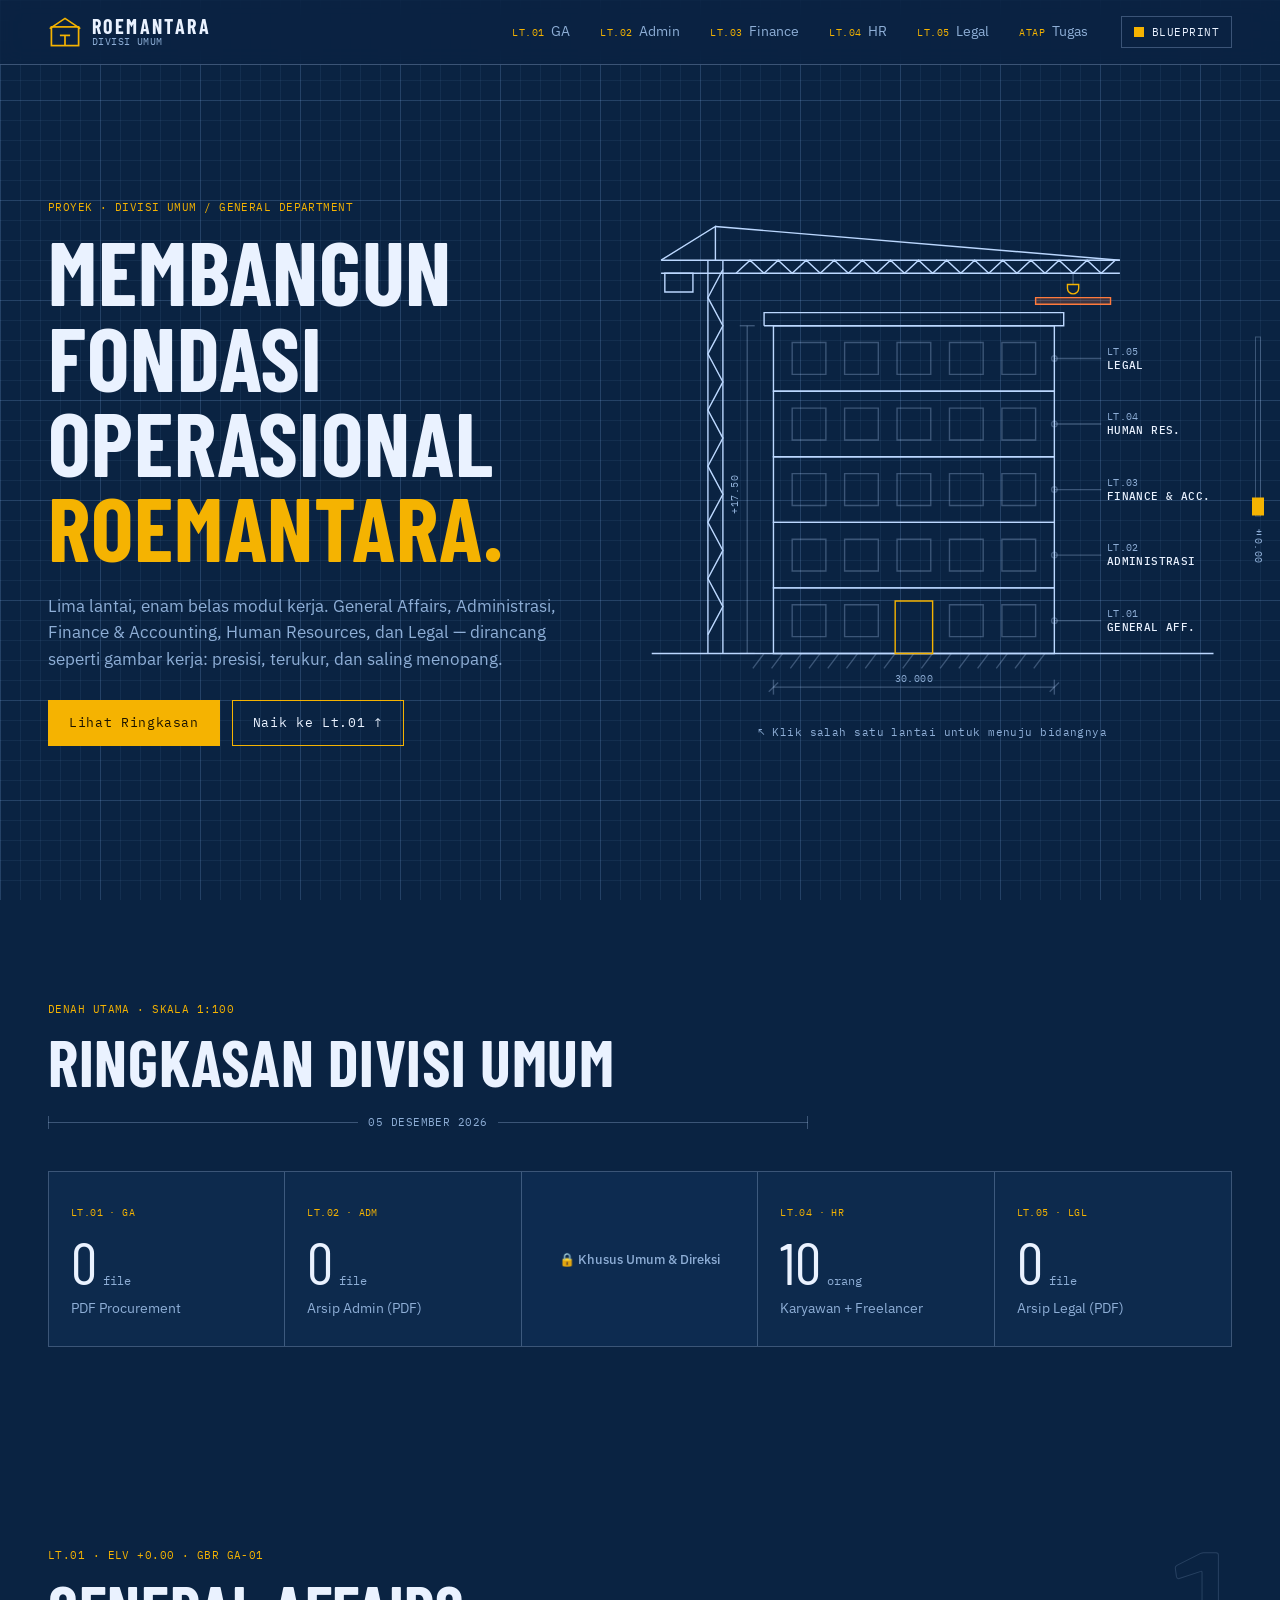
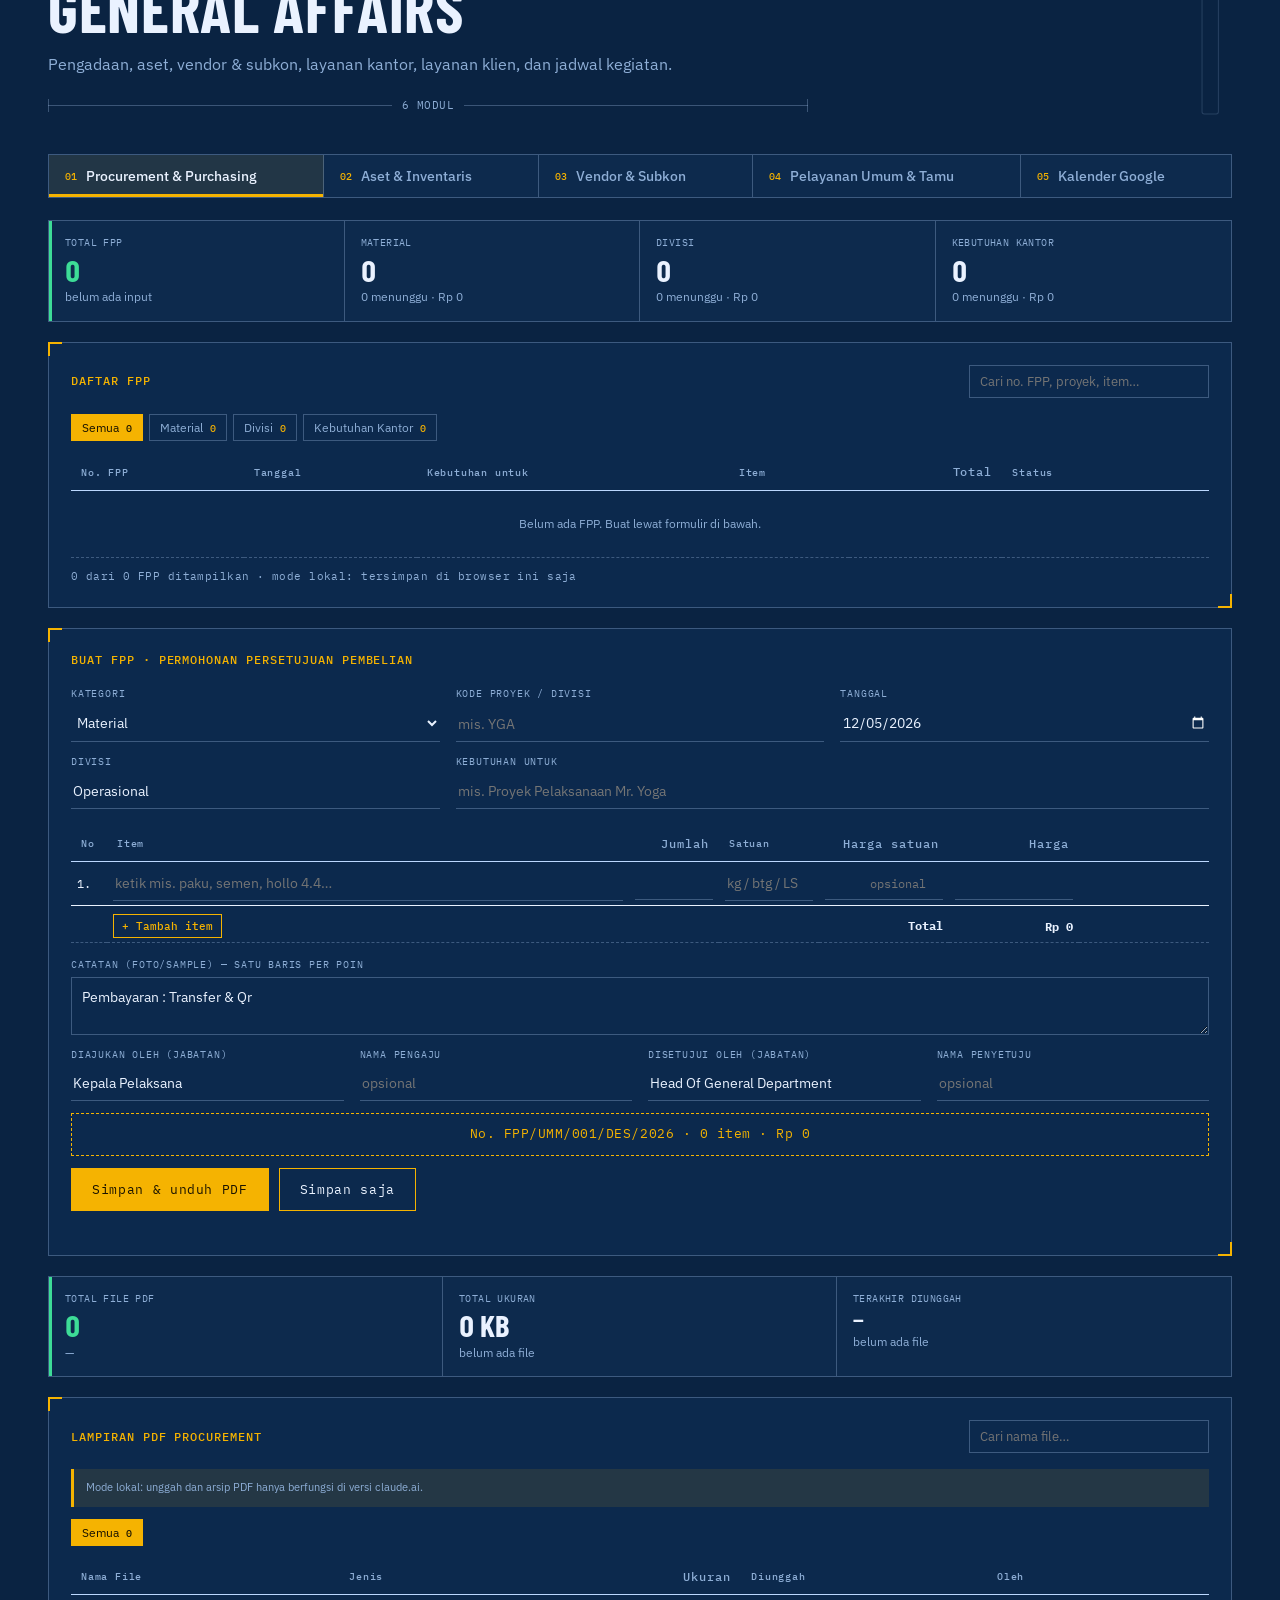
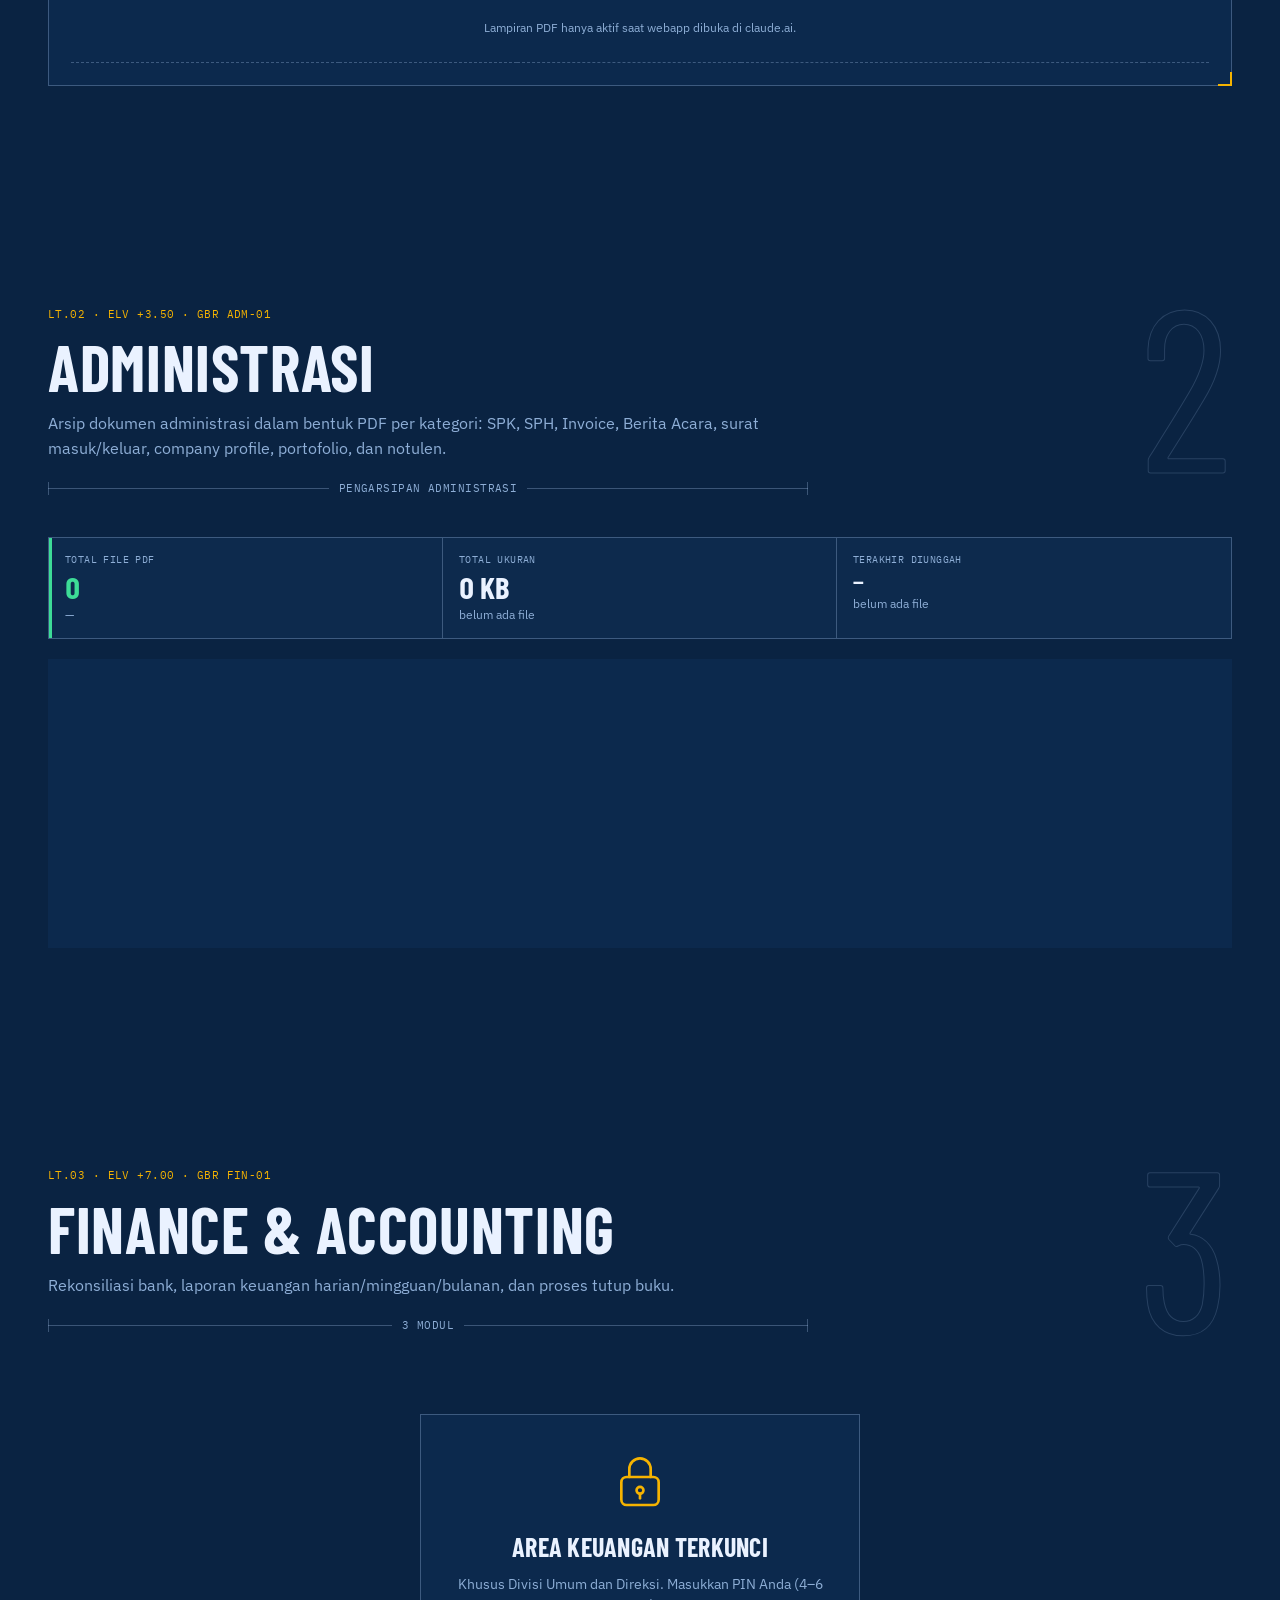
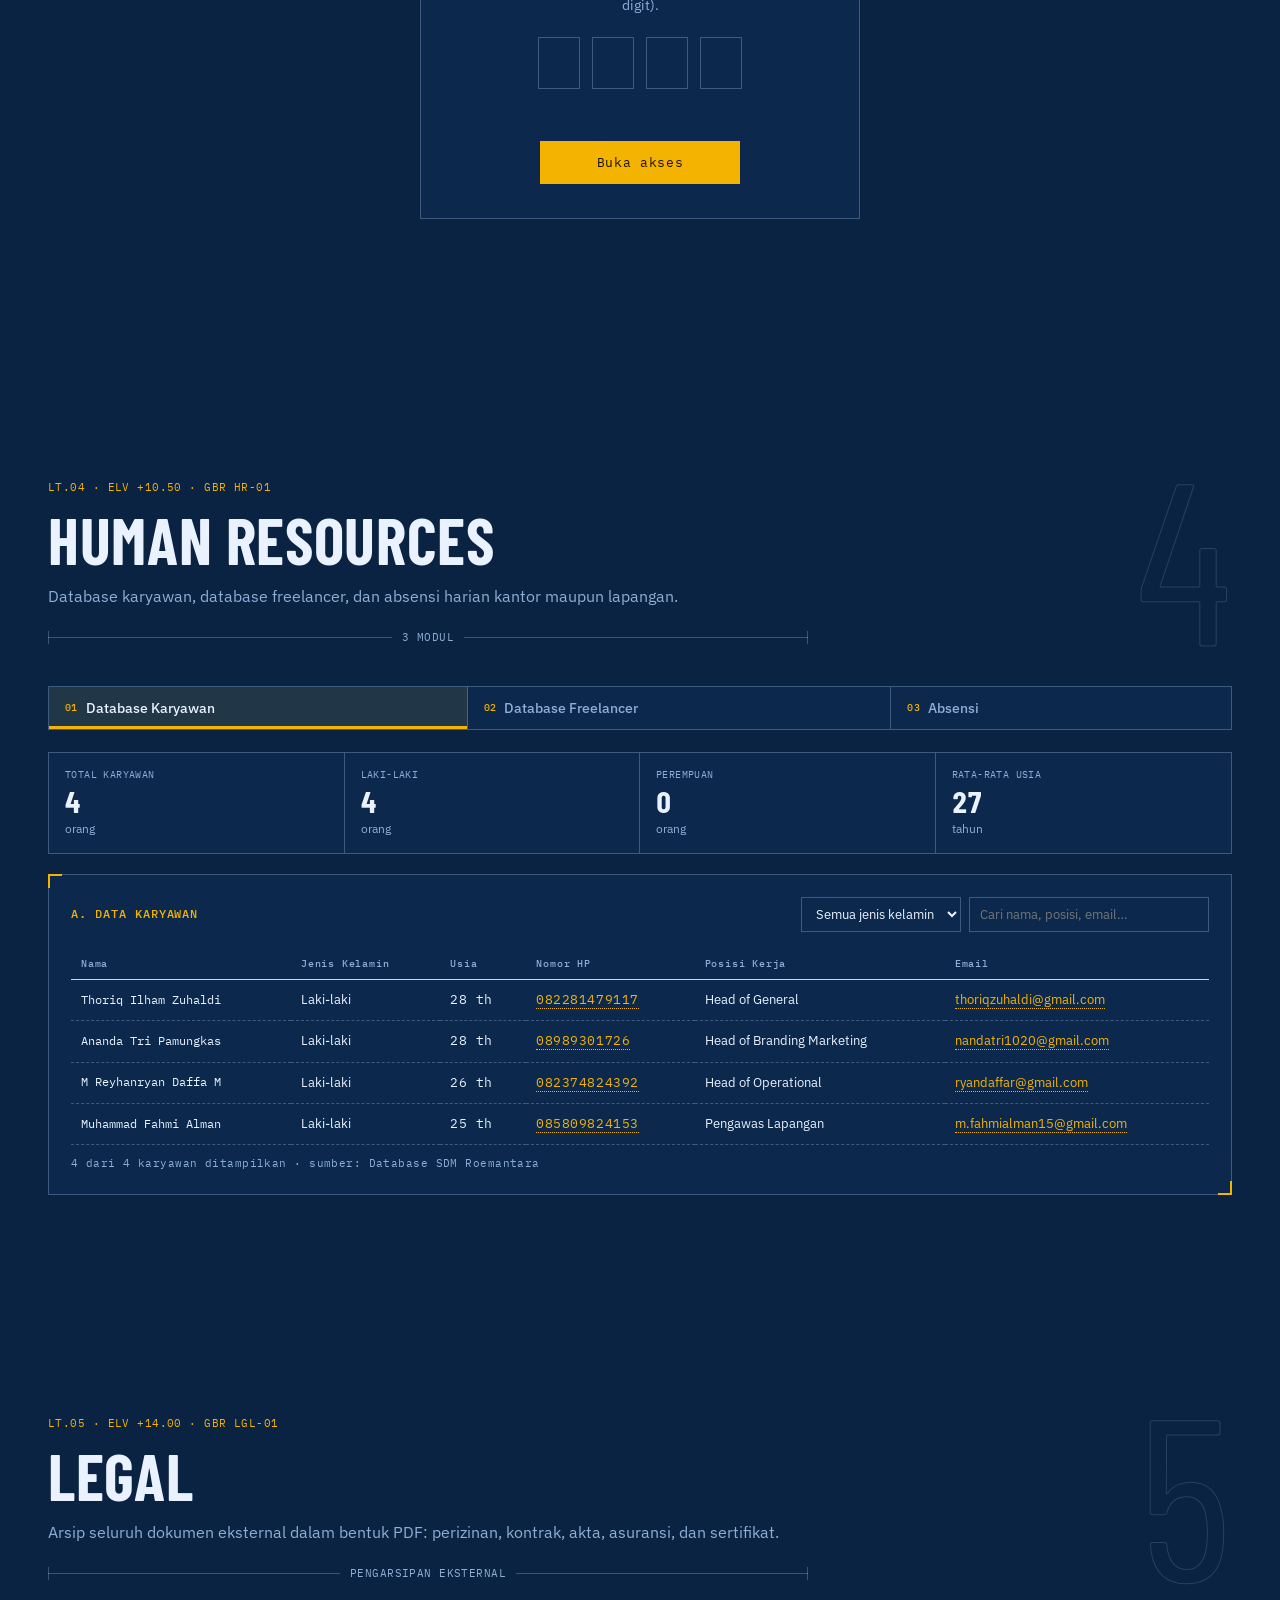
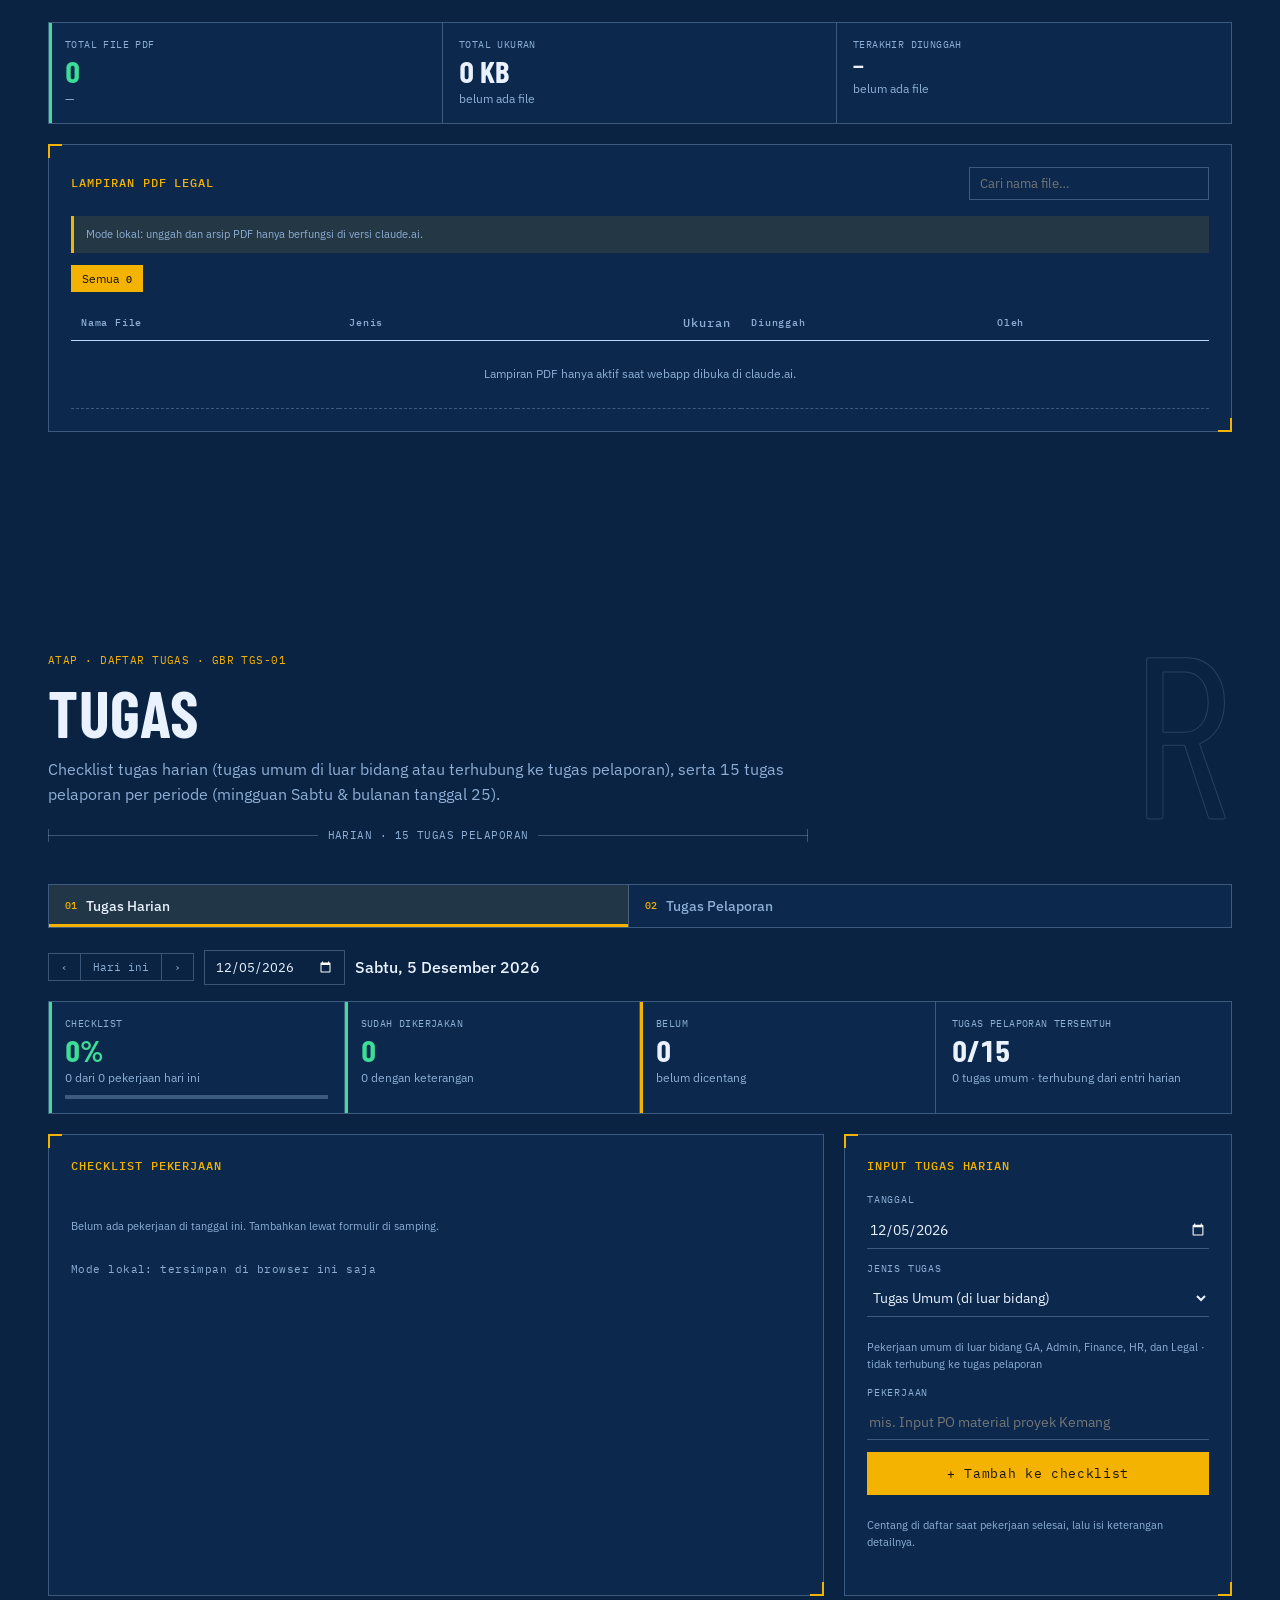
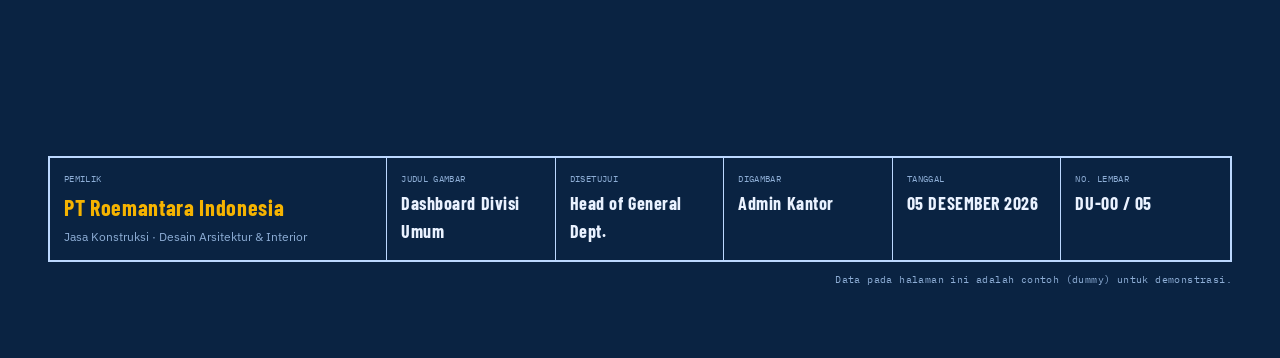
<file: index.html>
<!doctype html>
<html lang="id">
<head>
  <meta charset="utf-8">
  <meta name="viewport" content="width=device-width, initial-scale=1">
  <title>Divisi Umum — Roemantara</title>
  <meta name="description" content="Webapp Divisi Umum Roemantara Indonesia: General Affairs, Administrasi, Finance & Accounting, Human Resources, dan Legal — bertema gambar kerja konstruksi arsitektur.">
  <link rel="icon" href="assets/icons/favicon-32.png" sizes="32x32" type="image/png">
  <link rel="icon" href="assets/icons/icon-192.png" sizes="192x192" type="image/png">
  <link rel="apple-touch-icon" href="assets/icons/apple-touch-icon.png">
  <link rel="manifest" href="manifest.webmanifest">
  <meta name="apple-mobile-web-app-title" content="Roemantara">
  <meta name="apple-mobile-web-app-capable" content="yes">
  <meta name="mobile-web-app-capable" content="yes">
  <meta name="theme-color" content="#135b46">
  <link rel="preconnect" href="https://fonts.googleapis.com">
  <link rel="preconnect" href="https://fonts.gstatic.com" crossorigin>
  <link href="https://fonts.googleapis.com/css2?family=Barlow+Condensed:wght@500;600;700&family=IBM+Plex+Mono:wght@400;500&family=IBM+Plex+Sans:wght@400;500;600&display=swap" rel="stylesheet">
  <link rel="stylesheet" href="assets/css/style.css">
</head>
<body>
  <!-- ============ LOADER : gambar denah tergambar ============ -->
  <div class="loader" id="loader" aria-hidden="true">
    <svg viewBox="0 0 200 160" class="loader__svg">
      <rect x="20" y="40" width="160" height="100" pathLength="1" />
      <line x1="20" y1="90" x2="110" y2="90" pathLength="1" />
      <line x1="110" y1="40" x2="110" y2="140" pathLength="1" />
      <line x1="140" y1="90" x2="180" y2="90" pathLength="1" />
      <path d="M110 115 A25 25 0 0 1 135 90" pathLength="1" />
      <polyline points="10,40 100,10 190,40" pathLength="1" />
    </svg>
    <div class="loader__text">
      <span class="mono">MEMUAT GAMBAR KERJA</span>
      <span class="loader__pct mono" id="loaderPct">000%</span>
    </div>
  </div>

  <!-- Kursor CAD (crosshair) -->
  <div class="cad" id="cad" aria-hidden="true">
    <div class="cad__h"></div><div class="cad__v"></div>
    <div class="cad__box"></div>
    <div class="cad__coord mono" id="cadCoord">X 0000 · Y 0000</div>
  </div>

  <!-- ============ NAV ============ -->
  <header class="topbar">
    <a class="brand" href="#top" aria-label="Roemantara Indonesia — Divisi Umum">
      <svg viewBox="0 0 40 40" class="brand__mark" aria-hidden="true">
        <rect x="4" y="14" width="32" height="22" />
        <polyline points="2,16 20,4 38,16" />
        <line x1="20" y1="36" x2="20" y2="24" /><line x1="14" y1="24" x2="26" y2="24" />
      </svg>
      <span class="brand__text">
        <strong>ROEMANTARA</strong>
        <small class="mono">DIVISI UMUM</small>
      </span>
    </a>
    <nav class="nav" id="nav" aria-label="Navigasi lantai">
      <a href="#ga" data-floor="1"><span class="mono">LT.01</span> GA</a>
      <a href="#adm" data-floor="2"><span class="mono">LT.02</span> Admin</a>
      <a href="#fin" data-floor="3"><span class="mono">LT.03</span> Finance</a>
      <a href="#hr" data-floor="4"><span class="mono">LT.04</span> HR</a>
      <a href="#legal" data-floor="5"><span class="mono">LT.05</span> Legal</a>
      <a href="#tugas" data-floor="R"><span class="mono">ATAP</span> Tugas</a>
    </nav>
    <button class="theme-toggle mono" id="themeToggle" type="button" aria-label="Ganti tema">
      <span class="theme-toggle__dot"></span><span id="themeLabel">BLUEPRINT</span>
    </button>
  </header>

  <!-- Indikator lantai / elevasi -->
  <aside class="elevator" aria-hidden="true">
    <div class="elevator__track"><div class="elevator__car" id="elevCar"></div></div>
    <div class="elevator__label mono" id="elevLabel">±0.00</div>
  </aside>

  <main id="top">
    <!-- ============ HERO : tampak depan gedung ============ -->
    <section class="hero">
      <div class="hero__copy">
        <p class="eyebrow mono">PROYEK · DIVISI UMUM / GENERAL DEPARTMENT</p>
        <h1 class="hero__title">
          <span class="line"><span>Membangun</span></span>
          <span class="line"><span>Fondasi Operasional</span></span>
          <span class="line"><span class="accent">Roemantara.</span></span>
        </h1>
        <p class="hero__lead">Lima lantai, enam belas modul kerja. General Affairs, Administrasi, Finance &amp; Accounting, Human Resources, dan Legal — dirancang seperti gambar kerja: presisi, terukur, dan saling menopang.</p>
        <div class="hero__cta">
          <a href="#overview" class="btn btn--solid">Lihat Ringkasan</a>
          <a href="#ga" class="btn btn--ghost">Naik ke Lt.01 ↑</a>
        </div>
      </div>

      <div class="hero__drawing">
        <svg viewBox="0 0 640 540" class="building" id="building" role="img" aria-label="Tampak depan gedung lima lantai, tiap lantai mewakili satu bidang Divisi Umum">
          <!-- grid pondasi -->
          <g class="b-ground">
            <line x1="20" y1="480" x2="620" y2="480" pathLength="1" class="draw" />
            <g class="hatch">
              <line x1="140" y1="480" x2="128" y2="496" /><line x1="160" y1="480" x2="148" y2="496" />
              <line x1="180" y1="480" x2="168" y2="496" /><line x1="200" y1="480" x2="188" y2="496" />
              <line x1="220" y1="480" x2="208" y2="496" /><line x1="240" y1="480" x2="228" y2="496" />
              <line x1="260" y1="480" x2="248" y2="496" /><line x1="280" y1="480" x2="268" y2="496" />
              <line x1="300" y1="480" x2="288" y2="496" /><line x1="320" y1="480" x2="308" y2="496" />
              <line x1="340" y1="480" x2="328" y2="496" /><line x1="360" y1="480" x2="348" y2="496" />
              <line x1="380" y1="480" x2="368" y2="496" /><line x1="400" y1="480" x2="388" y2="496" />
              <line x1="420" y1="480" x2="408" y2="496" /><line x1="440" y1="480" x2="428" y2="496" />
            </g>
          </g>

          <!-- crane -->
          <g class="crane">
            <line x1="80" y1="480" x2="80" y2="60" pathLength="1" class="draw" />
            <line x1="96" y1="480" x2="96" y2="60" pathLength="1" class="draw" />
            <polyline class="draw" pathLength="1" points="80,460 96,430 80,400 96,370 80,340 96,310 80,280 96,250 80,220 96,190 80,160 96,130 80,100 96,70" />
            <line x1="30" y1="60" x2="520" y2="60" pathLength="1" class="draw" />
            <line x1="30" y1="74" x2="520" y2="74" pathLength="1" class="draw" />
            <polyline class="draw" pathLength="1" points="110,74 125,60 140,74 155,60 170,74 185,60 200,74 215,60 230,74 245,60 260,74 275,60 290,74 305,60 320,74 335,60 350,74 365,60 380,74 395,60 410,74 425,60 440,74 455,60 470,74 485,60 500,74 515,60" />
            <polyline class="draw" pathLength="1" points="88,60 88,24 30,60" />
            <line x1="88" y1="24" x2="520" y2="60" pathLength="1" class="draw" />
            <rect x="34" y="74" width="30" height="20" class="draw" pathLength="1" />
            <g class="crane__hook">
              <line x1="470" y1="74" x2="470" y2="86" class="cable" />
              <path d="M464 86 h12 v4 a6 6 0 1 1 -12 0 z" class="hook" />
              <rect x="430" y="100" width="80" height="7" class="beam" />
            </g>
          </g>

          <!-- gedung: 5 lantai (lantai 1 di bawah) -->
          <g class="floors">
            <g class="floor" data-target="#legal" data-floor="5" tabindex="0" role="link" aria-label="Lantai 5 Legal">
              <rect x="150" y="130" width="300" height="70" pathLength="1" class="draw floor__body" />
              <g class="win"><rect x="170" y="148" width="36" height="34"/><rect x="226" y="148" width="36" height="34"/><rect x="282" y="148" width="36" height="34"/><rect x="338" y="148" width="36" height="34"/><rect x="394" y="148" width="36" height="34"/></g>
            </g>
            <g class="floor" data-target="#hr" data-floor="4" tabindex="0" role="link" aria-label="Lantai 4 Human Resources">
              <rect x="150" y="200" width="300" height="70" pathLength="1" class="draw floor__body" />
              <g class="win"><rect x="170" y="218" width="36" height="34"/><rect x="226" y="218" width="36" height="34"/><rect x="282" y="218" width="36" height="34"/><rect x="338" y="218" width="36" height="34"/><rect x="394" y="218" width="36" height="34"/></g>
            </g>
            <g class="floor" data-target="#fin" data-floor="3" tabindex="0" role="link" aria-label="Lantai 3 Finance and Accounting">
              <rect x="150" y="270" width="300" height="70" pathLength="1" class="draw floor__body" />
              <g class="win"><rect x="170" y="288" width="36" height="34"/><rect x="226" y="288" width="36" height="34"/><rect x="282" y="288" width="36" height="34"/><rect x="338" y="288" width="36" height="34"/><rect x="394" y="288" width="36" height="34"/></g>
            </g>
            <g class="floor" data-target="#adm" data-floor="2" tabindex="0" role="link" aria-label="Lantai 2 Administrasi">
              <rect x="150" y="340" width="300" height="70" pathLength="1" class="draw floor__body" />
              <g class="win"><rect x="170" y="358" width="36" height="34"/><rect x="226" y="358" width="36" height="34"/><rect x="282" y="358" width="36" height="34"/><rect x="338" y="358" width="36" height="34"/><rect x="394" y="358" width="36" height="34"/></g>
            </g>
            <g class="floor" data-target="#ga" data-floor="1" tabindex="0" role="link" aria-label="Lantai 1 General Affairs">
              <rect x="150" y="410" width="300" height="70" pathLength="1" class="draw floor__body" />
              <g class="win"><rect x="170" y="428" width="36" height="34"/><rect x="226" y="428" width="36" height="34"/><rect x="338" y="428" width="36" height="34"/><rect x="394" y="428" width="36" height="34"/></g>
              <rect x="280" y="424" width="40" height="56" class="door" />
            </g>
            <!-- atap / parapet -->
            <polyline class="draw" pathLength="1" points="140,130 140,116 460,116 460,130 140,130" />
          </g>

          <!-- label lantai + leader line -->
          <g class="labels mono">
            <g class="lbl" data-floor="5"><line x1="450" y1="165" x2="500" y2="165"/><circle cx="450" cy="165" r="3"/><text x="506" y="161">LT.05</text><text x="506" y="176" class="lbl__name">LEGAL</text></g>
            <g class="lbl" data-floor="4"><line x1="450" y1="235" x2="500" y2="235"/><circle cx="450" cy="235" r="3"/><text x="506" y="231">LT.04</text><text x="506" y="246" class="lbl__name">HUMAN RES.</text></g>
            <g class="lbl" data-floor="3"><line x1="450" y1="305" x2="500" y2="305"/><circle cx="450" cy="305" r="3"/><text x="506" y="301">LT.03</text><text x="506" y="316" class="lbl__name">FINANCE &amp; ACC.</text></g>
            <g class="lbl" data-floor="2"><line x1="450" y1="375" x2="500" y2="375"/><circle cx="450" cy="375" r="3"/><text x="506" y="371">LT.02</text><text x="506" y="386" class="lbl__name">ADMINISTRASI</text></g>
            <g class="lbl" data-floor="1"><line x1="450" y1="445" x2="500" y2="445"/><circle cx="450" cy="445" r="3"/><text x="506" y="441">LT.01</text><text x="506" y="456" class="lbl__name">GENERAL AFF.</text></g>
          </g>

          <!-- garis ukur (dimension) -->
          <g class="dim mono">
            <line x1="150" y1="516" x2="450" y2="516" pathLength="1" class="draw" />
            <line x1="150" y1="508" x2="150" y2="524" /><line x1="450" y1="508" x2="450" y2="524" />
            <line x1="145" y1="521" x2="155" y2="511" /><line x1="445" y1="521" x2="455" y2="511" />
            <text x="300" y="510" text-anchor="middle">30.000</text>
            <line x1="122" y1="130" x2="122" y2="480" pathLength="1" class="draw" />
            <line x1="114" y1="130" x2="130" y2="130" /><line x1="114" y1="480" x2="130" y2="480" />
            <text x="112" y="310" text-anchor="middle" transform="rotate(-90 112 310)">+17.50</text>
          </g>
        </svg>
        <p class="hero__hint mono">↖ Klik salah satu lantai untuk menuju bidangnya</p>
      </div>
    </section>

    <!-- ============ RINGKASAN ============ -->
    <section class="section overview" id="overview">
      <header class="sec-head reveal">
        <p class="eyebrow mono">DENAH UTAMA · SKALA 1:100</p>
        <h2>Ringkasan Divisi Umum</h2>
        <div class="dimline"><span></span><em class="mono" data-date></em><span></span></div>
      </header>
      <div class="kpi-grid" id="kpiGrid"></div>
    </section>

    <!-- ============ LT.01 GENERAL AFFAIRS ============ -->
    <section class="section floor-sec" id="ga" data-floor="1">
      <header class="sec-head reveal">
        <p class="eyebrow mono">LT.01 · ELV +0.00 · GBR GA-01</p>
        <h2>General Affairs</h2>
        <p class="sec-lead">Pengadaan, aset, vendor &amp; subkon, layanan kantor, layanan klien, dan jadwal kegiatan.</p>
        <div class="dimline"><span></span><em class="mono">6 MODUL</em><span></span></div>
      </header>
      <div class="modtabs reveal" role="tablist" aria-label="Modul General Affairs">
        <button role="tab" data-panel="ga-proc"><span class="mono">01</span>Procurement &amp; Purchasing</button>
        <button role="tab" data-panel="ga-asset"><span class="mono">02</span>Aset &amp; Inventaris</button>
        <button role="tab" data-panel="ga-vendor"><span class="mono">03</span>Vendor &amp; Subkon</button>
        <button role="tab" data-panel="ga-meet"><span class="mono">04</span>Pelayanan Umum &amp; Tamu</button>
        <button role="tab" data-panel="ga-cal"><span class="mono">05</span>Kalender Google</button>
      </div>

      <div class="modpanel" id="ga-proc" role="tabpanel">
        <div class="fpp" id="fppApp"></div>
        <div class="doclib" data-area="procurement" data-label="Procurement" data-kinds="FPP|PR / Permintaan|Penawaran Vendor|PO / Purchase Order|Invoice / Tagihan|Surat Jalan / BAST|Lainnya"></div>
      </div>

      <div class="modpanel" id="ga-asset" role="tabpanel" hidden>
        <div class="stat-row" id="invStats"></div>
        <div class="grid grid--2-1">
          <article class="panel">
            <div class="panel__head">
              <h3 class="panel__title mono">DAFTAR ASET</h3>
              <div class="toolbar">
                <select id="invCat" class="select" aria-label="Filter kategori"><option value="all">Semua kategori</option></select>
                <input class="search" type="search" id="invSearch" placeholder="Cari kode atau nama aset…" aria-label="Cari aset">
              </div>
            </div>
            <div class="chips chips--wrap" id="invChips" role="group" aria-label="Filter kelompok aset"></div>
            <div class="table-wrap"><table class="table">
              <thead><tr><th>Kode</th><th>Nama Aset</th><th>Kategori</th><th class="num">Jumlah</th><th>Kondisi</th><th>Lokasi</th><th>Perawatan</th></tr></thead>
              <tbody id="invBody"></tbody>
            </table></div>
            <p class="note mono" id="invNote"></p>
          </article>
          <article class="panel">
            <h3 class="panel__title mono">PERAWATAN TERDEKAT</h3>
            <div id="invDue"></div>
            <h3 class="panel__title mono panel__title--sub">KELENGKAPAN DATA</h3>
            <div class="bars" id="invGaps"></div>
            <h3 class="panel__title mono panel__title--sub">SUMBER DATA</h3>
            <p class="note" id="invSource"></p>
          </article>
        </div>
      </div>

      <div class="modpanel" id="ga-vendor" role="tabpanel" hidden>
        <div class="stat-row" id="vendorStats"></div>
        <article class="panel panel--wide">
          <div class="panel__head">
            <h3 class="panel__title mono">DIREKTORI VENDOR &amp; SUBKONTRAKTOR</h3>
            <div class="tabs" role="group" id="vendorGroup" aria-label="Kelompok mitra">
              <button type="button" aria-pressed="true" data-group="vendor">Vendor Material</button>
              <button type="button" aria-pressed="false" data-group="subkon">Subkontraktor</button>
            </div>
          </div>
          <div class="vendor-tools">
            <div class="chips chips--wrap" id="vendorChips" role="group" aria-label="Filter jenis vendor"></div>
            <div class="toolbar">
              <select id="vendorLoc" class="select" aria-label="Filter lokasi"><option value="all">Semua lokasi</option></select>
              <input class="search" type="search" id="vendorSearch" placeholder="Cari nama, nomor, lokasi…" aria-label="Cari vendor">
            </div>
          </div>
          <div class="table-wrap"><table class="table">
            <thead><tr><th>No.</th><th>Nama Vendor</th><th>Jenis</th><th>Kontak</th><th>Lokasi</th><th></th></tr></thead>
            <tbody id="vendorBody"></tbody>
          </table></div>
          <p class="note mono" id="vendorNote"></p>
        </article>
        <article class="panel panel--wide" id="hargaApp"></article>
      </div>

      <div class="modpanel" id="ga-meet" role="tabpanel" hidden><div id="meetApp"></div></div>

      <div class="modpanel" id="ga-cal" role="tabpanel" hidden></div>
    </section>

    <!-- ============ LT.02 ADMINISTRASI ============ -->
    <section class="section floor-sec" id="adm" data-floor="2">
      <header class="sec-head reveal">
        <p class="eyebrow mono">LT.02 · ELV +3.50 · GBR ADM-01</p>
        <h2>Administrasi</h2>
        <p class="sec-lead">Arsip dokumen administrasi dalam bentuk PDF per kategori: SPK, SPH, Invoice, Berita Acara, surat masuk/keluar, company profile, portofolio, dan notulen.</p>
        <div class="dimline"><span></span><em class="mono">PENGARSIPAN ADMINISTRASI</em><span></span></div>
      </header>
      <div class="doclib" data-area="admin" data-label="Admin" data-kinds="SPK|SPH|Invoice|Berita Acara|Surat Masuk|Surat Keluar|Company Profile|Portofolio|Notulen Rapat|Memo &amp; Arsip Internal|Lainnya"></div>
    </section>

    <!-- ============ LT.03 FINANCE ============ -->
    <section class="section floor-sec" id="fin" data-floor="3">
      <header class="sec-head reveal">
        <p class="eyebrow mono">LT.03 · ELV +7.00 · GBR FIN-01</p>
        <h2>Finance &amp; Accounting</h2>
        <p class="sec-lead">Rekonsiliasi bank, laporan keuangan harian/mingguan/bulanan, dan proses tutup buku.</p>
        <div class="dimline"><span></span><em class="mono">3 MODUL</em><span></span></div>
      </header>
      <div class="modtabs reveal" role="tablist" aria-label="Modul Finance">
        <button role="tab" data-panel="fin-recon"><span class="mono">01</span>Rekonsiliasi Bank</button>
        <button role="tab" data-panel="fin-report"><span class="mono">02</span>Laporan Keuangan</button>
        <button role="tab" data-panel="fin-close"><span class="mono">03</span>Tutup Buku</button>
      </div>

      <div class="modpanel" id="fin-recon" role="tabpanel">
        <article class="panel panel--wide">
          <div class="panel__head">
            <h3 class="panel__title mono">REKONSILIASI · OKTOBER 2026</h3>
            <div class="tabs" role="group" id="bankTabs" aria-label="Pilih rekening"></div>
          </div>
          <div class="stat-row stat-row--3" id="reconStats"></div>
          <div class="table-wrap"><table class="table">
            <thead><tr><th>Tgl</th><th>Keterangan</th><th class="num">Mutasi Bank</th><th class="num">Catatan Buku</th><th>Status</th><th></th></tr></thead>
            <tbody id="reconBody"></tbody>
          </table></div>
        </article>
      </div>

      <div class="modpanel" id="fin-report" role="tabpanel" hidden>
        <div class="panel__head panel__head--bare">
          <div class="tabs" role="group" id="periodTabs" aria-label="Periode laporan"></div>
          <span class="note mono" id="periodNote"></span>
        </div>
        <div class="stat-row stat-row--3" id="reportStats"></div>
        <article class="panel panel--wide">
          <div class="panel__head">
            <h3 class="panel__title mono">ARUS KAS <span id="chartPeriod"></span> (JUTA RP)</h3>
            <div class="legend mono"><span class="lg lg--in"></span>Masuk <span class="lg lg--out"></span>Keluar</div>
          </div>
          <div class="chart" id="cashChart"></div>
        </article>
        <article class="panel panel--wide" id="budgetPanel">
          <h3 class="panel__title mono">ANGGARAN (RAB) vs REALISASI PROYEK</h3>
          <div class="budget" id="budget"></div>
        </article>
      </div>

      <div class="modpanel" id="fin-close" role="tabpanel" hidden>
        <div class="grid grid--2-1">
          <article class="panel">
            <h3 class="panel__title mono">A. DAFTAR PERIKSA TUTUP BUKU · <span id="closePeriod"></span></h3>
            <ul class="checklist checklist--pic" id="closeList"></ul>
          </article>
          <article class="panel">
            <h3 class="panel__title mono">B. STATUS PERIODE</h3>
            <div id="closeStatus"></div>
            <h3 class="panel__title mono panel__title--sub">C. RIWAYAT TUTUP BUKU</h3>
            <ol class="timeline" id="closeHistory"></ol>
          </article>
        </div>
      </div>
    </section>

    <!-- ============ LT.04 HR ============ -->
    <section class="section floor-sec" id="hr" data-floor="4">
      <header class="sec-head reveal">
        <p class="eyebrow mono">LT.04 · ELV +10.50 · GBR HR-01</p>
        <h2>Human Resources</h2>
        <p class="sec-lead">Database karyawan, database freelancer, dan absensi harian kantor maupun lapangan.</p>
        <div class="dimline"><span></span><em class="mono">3 MODUL</em><span></span></div>
      </header>
      <div class="modtabs reveal" role="tablist" aria-label="Modul Human Resources">
        <button role="tab" data-panel="hr-emp"><span class="mono">01</span>Database Karyawan</button>
        <button role="tab" data-panel="hr-free"><span class="mono">02</span>Database Freelancer</button>
        <button role="tab" data-panel="hr-att"><span class="mono">03</span>Absensi</button>
      </div>

      <div class="modpanel" id="hr-emp" role="tabpanel">
        <div class="stat-row" id="empStats"></div>
        <article class="panel panel--wide">
          <div class="panel__head">
            <h3 class="panel__title mono">A. DATA KARYAWAN</h3>
            <div class="toolbar">
              <select id="empDiv" class="select" aria-label="Filter jenis kelamin"><option value="all">Semua jenis kelamin</option></select>
              <input class="search" type="search" id="empSearch" placeholder="Cari nama, posisi, email…" aria-label="Cari karyawan">
            </div>
          </div>
          <div class="table-wrap"><table class="table">
            <thead><tr><th>Nama</th><th>Jenis Kelamin</th><th>Usia</th><th>Nomor HP</th><th>Posisi Kerja</th><th>Email</th></tr></thead>
            <tbody id="empBody"></tbody>
          </table></div>
          <p class="note mono" id="empNote"></p>
        </article>
      </div>

      <div class="modpanel" id="hr-free" role="tabpanel" hidden>
        <div class="stat-row" id="freeStats"></div>
        <article class="panel panel--wide">
          <div class="panel__head">
            <h3 class="panel__title mono">DIREKTORI FREELANCER</h3>
            <input class="search" type="search" id="freeSearch" placeholder="Cari nama, posisi, nomor…" aria-label="Cari freelancer">
          </div>
          <div class="chips chips--wrap" id="freeChips" role="group" aria-label="Filter posisi"></div>
          <div class="table-wrap"><table class="table">
            <thead><tr><th>No.</th><th>Nama Freelancer</th><th>Posisi</th><th>Kontak</th><th></th></tr></thead>
            <tbody id="freeBody"></tbody>
          </table></div>
          <p class="note mono" id="freeNote"></p>
        </article>
      </div>

      <div class="modpanel" id="hr-att" role="tabpanel" hidden>
        <article class="panel att-live">
          <div class="att-live__head">
            <h3 class="panel__title mono">A. ABSENSI · LIVE</h3>
            <div class="att-live__actions">
              <span class="att-live__stamp mono" id="attStamp">Memuat…</span>
              <button class="btn btn--ghost" type="button" id="attReload">Muat ulang</button>
              <a class="btn" id="attOpen" target="_blank" rel="noopener">Buka di tab baru ↗</a>
            </div>
          </div>
          <div class="att-live__frame">
            <iframe id="attFrame" title="Dashboard Absensi"></iframe>
          </div>
          <p class="note mono">Data langsung dari Google Apps Script absensi. Otomatis mengikuti data aslinya, dimuat ulang tiap 5 menit. Jika tidak tampil, klik “Buka di tab baru”.</p>
        </article>
      </div>
    </section>

    <!-- ============ LT.05 LEGAL ============ -->
    <section class="section floor-sec" id="legal" data-floor="5">
      <header class="sec-head reveal">
        <p class="eyebrow mono">LT.05 · ELV +14.00 · GBR LGL-01</p>
        <h2>Legal</h2>
        <p class="sec-lead">Arsip seluruh dokumen eksternal dalam bentuk PDF: perizinan, kontrak, akta, asuransi, dan sertifikat.</p>
        <div class="dimline"><span></span><em class="mono">PENGARSIPAN EKSTERNAL</em><span></span></div>
      </header>
      <div class="doclib" data-area="legal" data-label="Legal" data-kinds="Perizinan|Kontrak Klien|Kontrak Vendor &amp; Subkon|Akta &amp; Legalitas|Asuransi &amp; Jaminan|Sertifikat|Lainnya"></div>
    </section>
    <!-- ============ TUGAS ============ -->
    <section class="section floor-sec" id="tugas" data-floor="R">
      <header class="sec-head reveal">
        <p class="eyebrow mono">ATAP · DAFTAR TUGAS · GBR TGS-01</p>
        <h2>Tugas</h2>
        <p class="sec-lead">Checklist tugas harian (tugas umum di luar bidang atau terhubung ke tugas pelaporan), serta 15 tugas pelaporan per periode (mingguan Sabtu &amp; bulanan tanggal 25).</p>
        <div class="dimline"><span></span><em class="mono">HARIAN · 15 TUGAS PELAPORAN</em><span></span></div>
      </header>
      <div class="modtabs reveal" role="tablist" aria-label="Modul Tugas">
        <button role="tab" data-panel="tg-daily"><span class="mono">01</span>Tugas Harian</button>
        <button role="tab" data-panel="tg-umum"><span class="mono">02</span>Tugas Pelaporan</button>
      </div>
      <div class="modpanel" id="tg-daily" role="tabpanel"><div id="harianApp"></div></div>
      <div class="modpanel" id="tg-umum" role="tabpanel" hidden><div id="tugasApp"></div></div>
    </section>
  </main>

  <!-- ============ FOOTER : kop gambar (title block) ============ -->
  <footer class="titleblock">
    <div class="tb">
      <div class="tb__cell tb__cell--brand">
        <span class="mono">PEMILIK</span>
        <strong>PT Roemantara Indonesia</strong>
        <small>Jasa Konstruksi · Desain Arsitektur &amp; Interior</small>
      </div>
      <div class="tb__cell"><span class="mono">JUDUL GAMBAR</span><strong>Dashboard Divisi Umum</strong></div>
      <div class="tb__cell"><span class="mono">DISETUJUI</span><strong>Head of General Dept.</strong></div>
      <div class="tb__cell"><span class="mono">DIGAMBAR</span><strong>Admin Kantor</strong></div>
      <div class="tb__cell"><span class="mono">TANGGAL</span><strong data-date></strong></div>
      <div class="tb__cell"><span class="mono">NO. LEMBAR</span><strong>DU-00 / 05</strong></div>
    </div>
    <p class="tb__note mono">Data pada halaman ini adalah contoh (dummy) untuk demonstrasi.</p>
  </footer>

  <div class="toast mono" id="toast" role="status" aria-live="polite"></div>

  <script src="assets/js/data.js"></script>
  <script src="assets/js/inventaris.js"></script>
  <script src="assets/js/tugas-data.js"></script>
  <script src="assets/js/harga-data.js"></script>
  <script src="assets/js/harga.js"></script>
  <script src="assets/js/harga-upload.js"></script>
  <script src="assets/js/store.js"></script>
  <script src="assets/js/app.js"></script>
  <script src="assets/js/pin.js"></script>
  <script src="assets/js/docs.js"></script>
  <script src="assets/js/gcal.js"></script>
  <script src="assets/js/meet.js"></script>
  <script src="assets/js/fpp-logo.js"></script>
  <script src="assets/js/fpp-pdf.js"></script>
  <script src="assets/js/fpp.js"></script>
  <script src="assets/js/tugas.js"></script>
  <script src="assets/js/harian.js"></script>
</body>
</html>
</file>
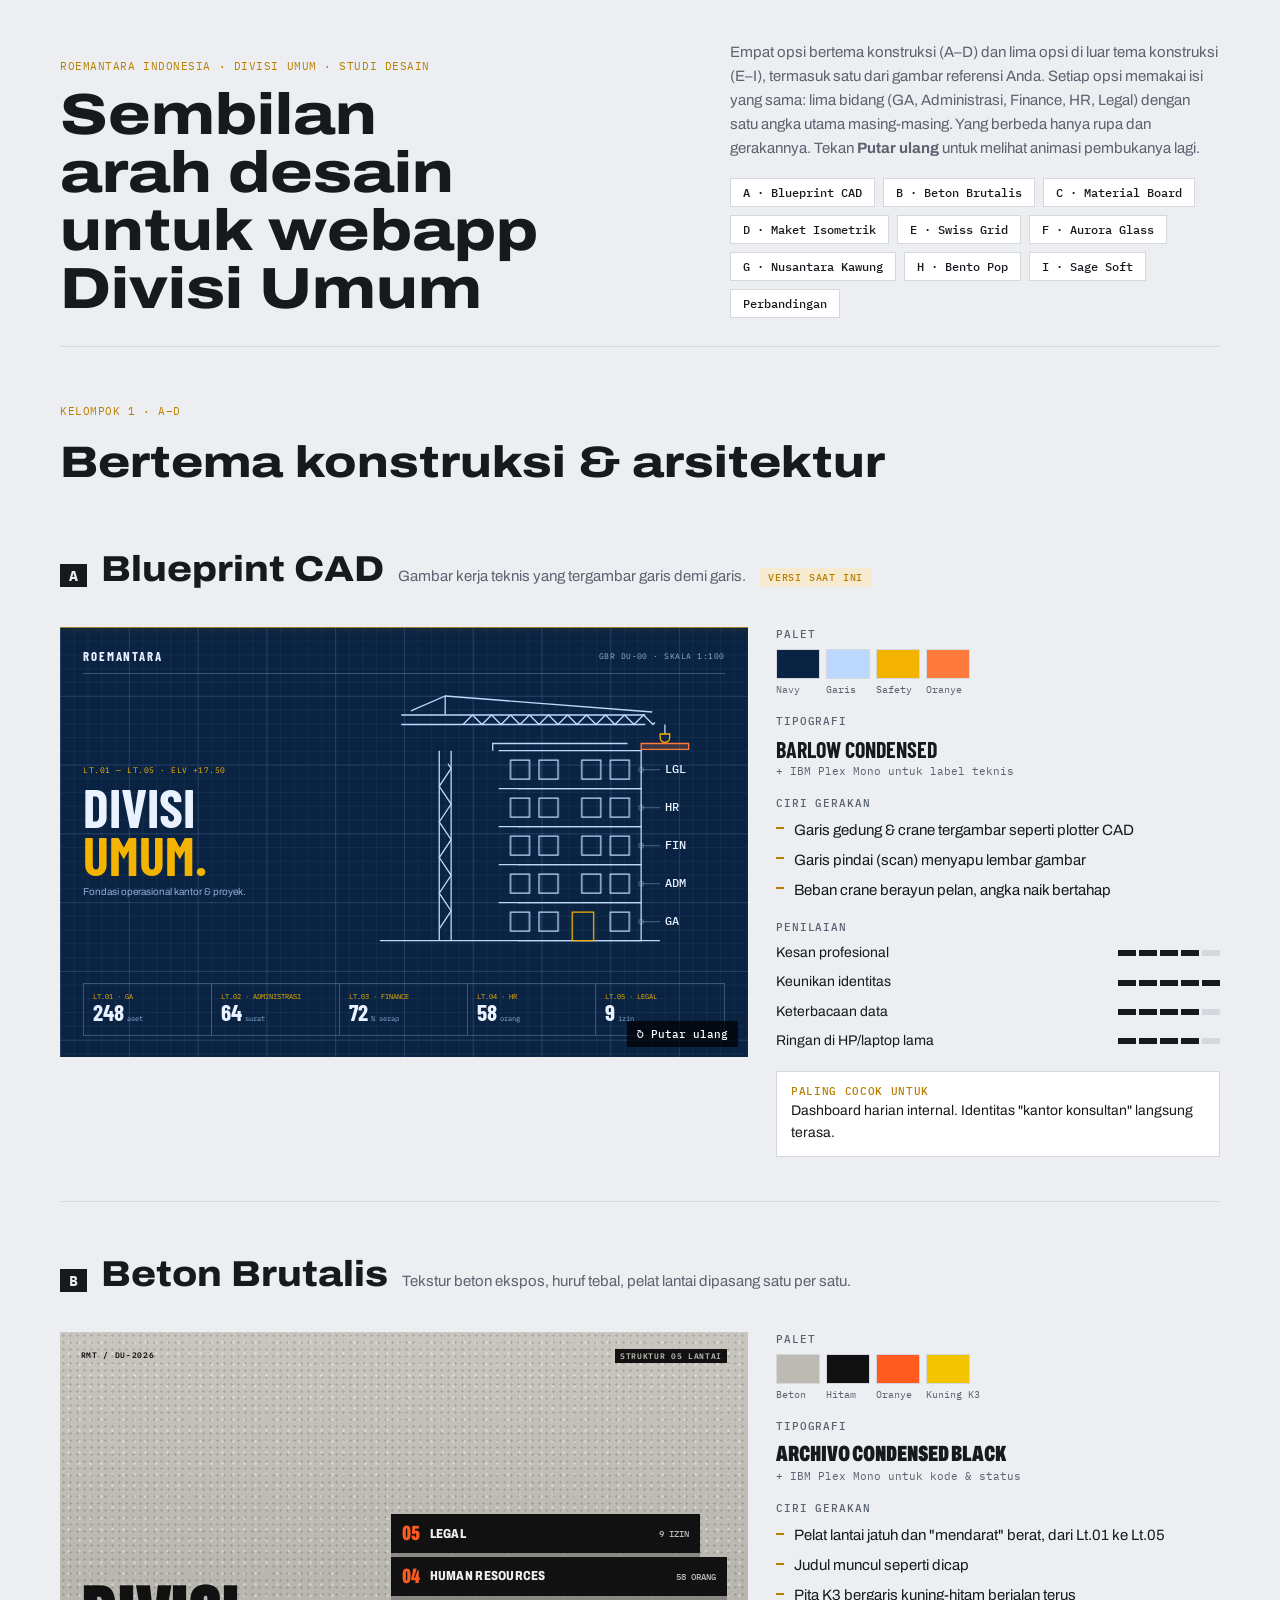
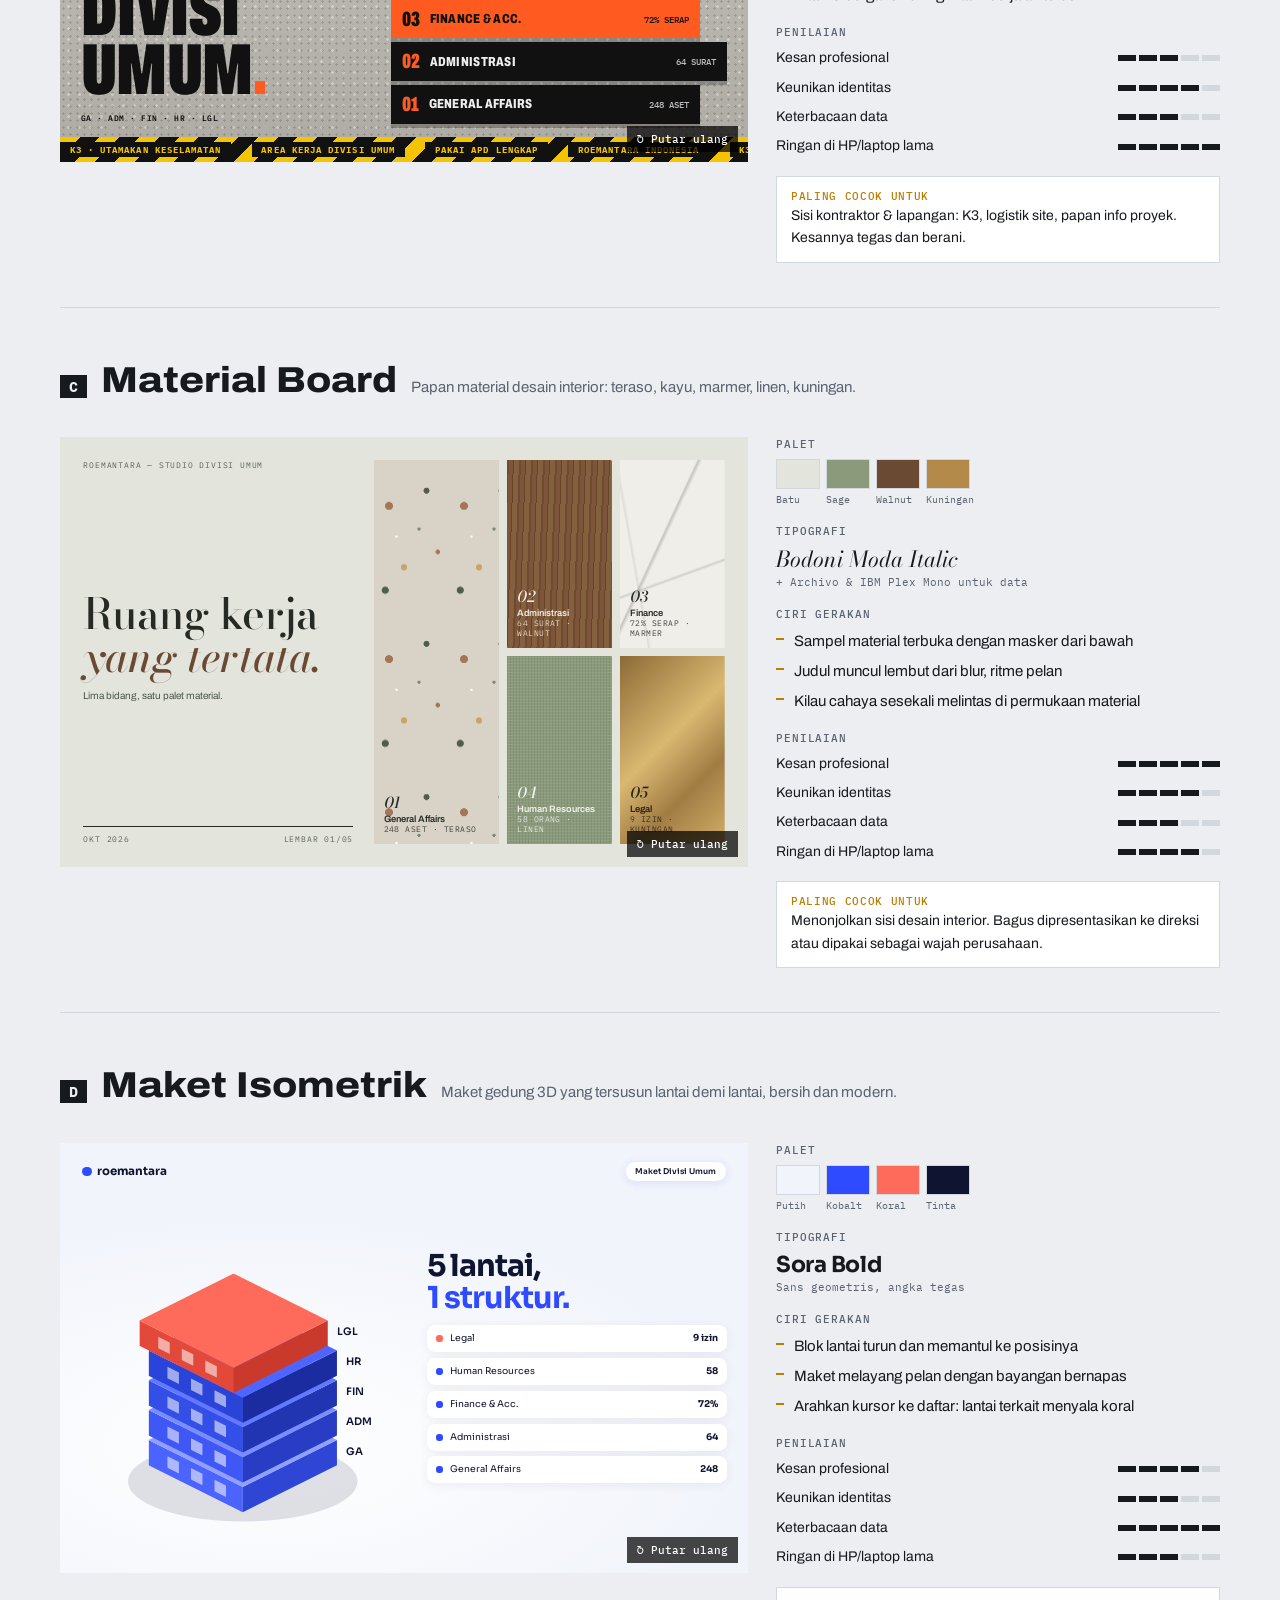
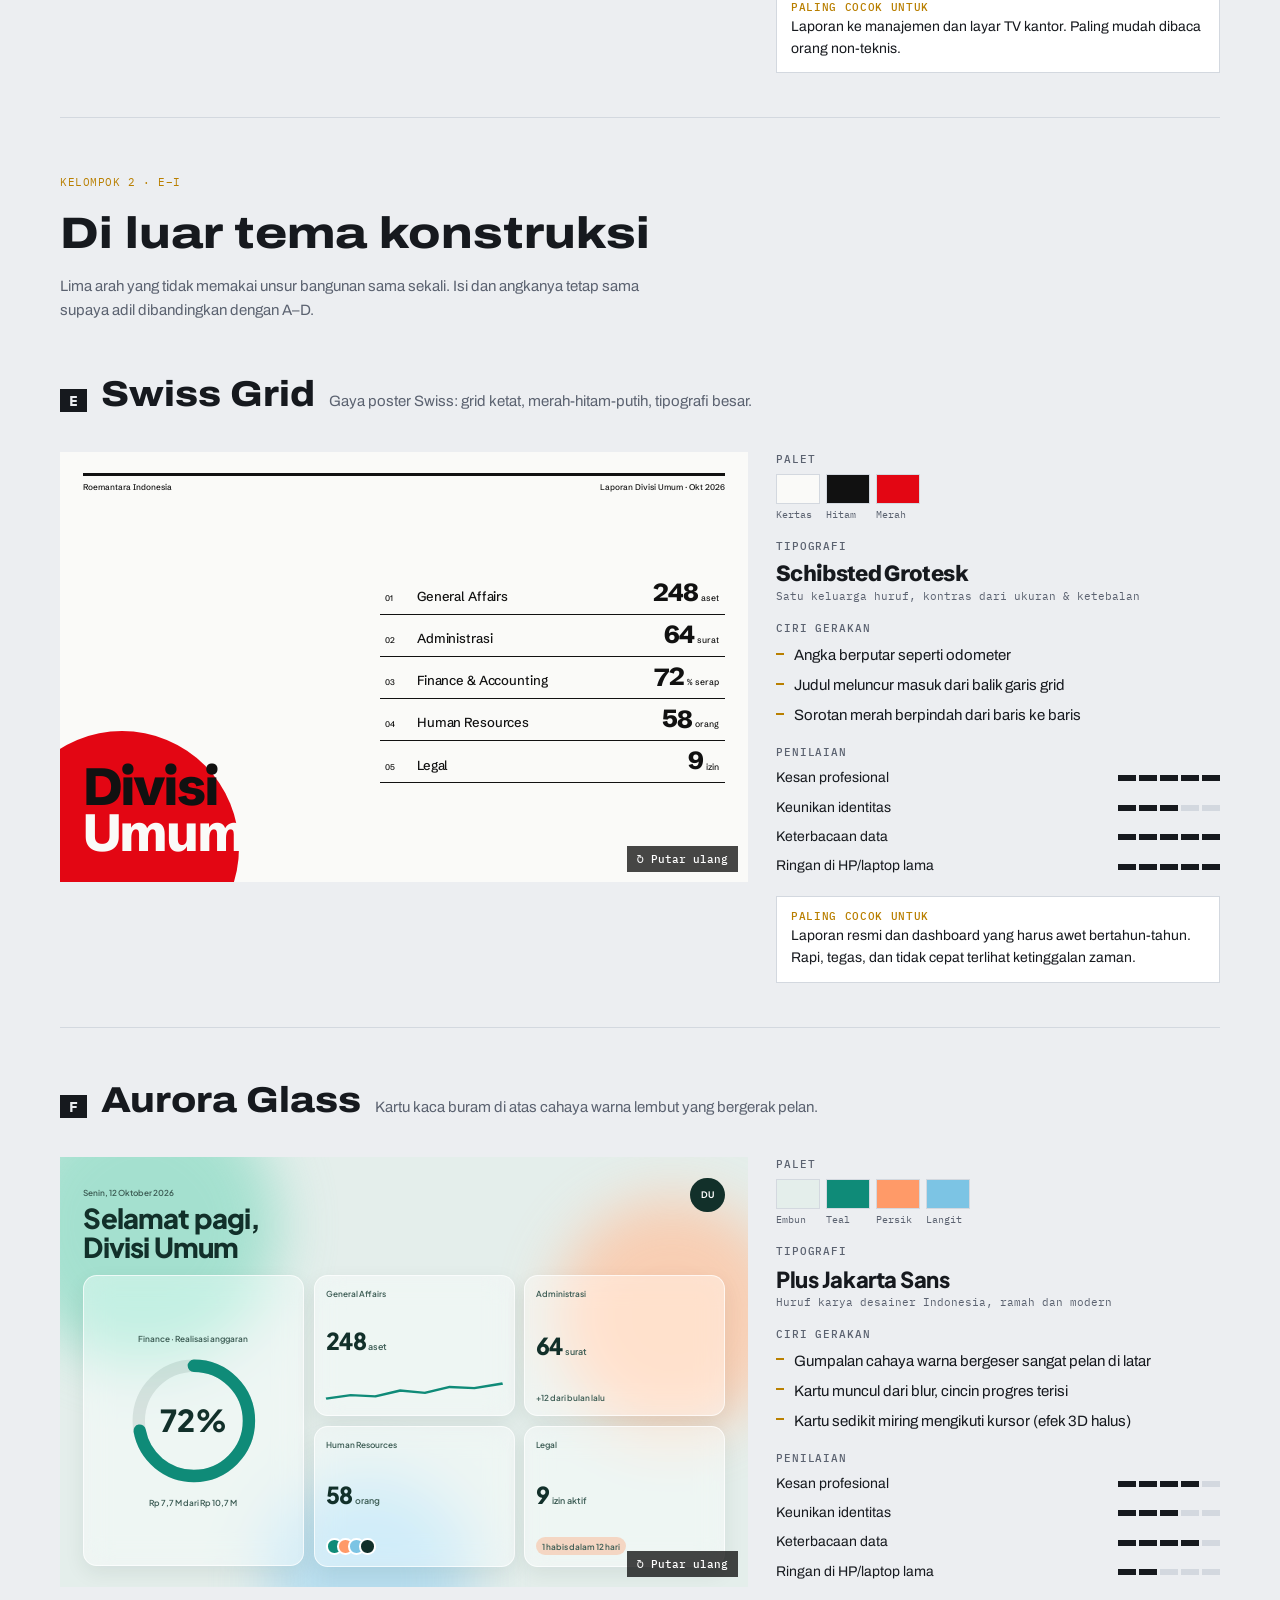
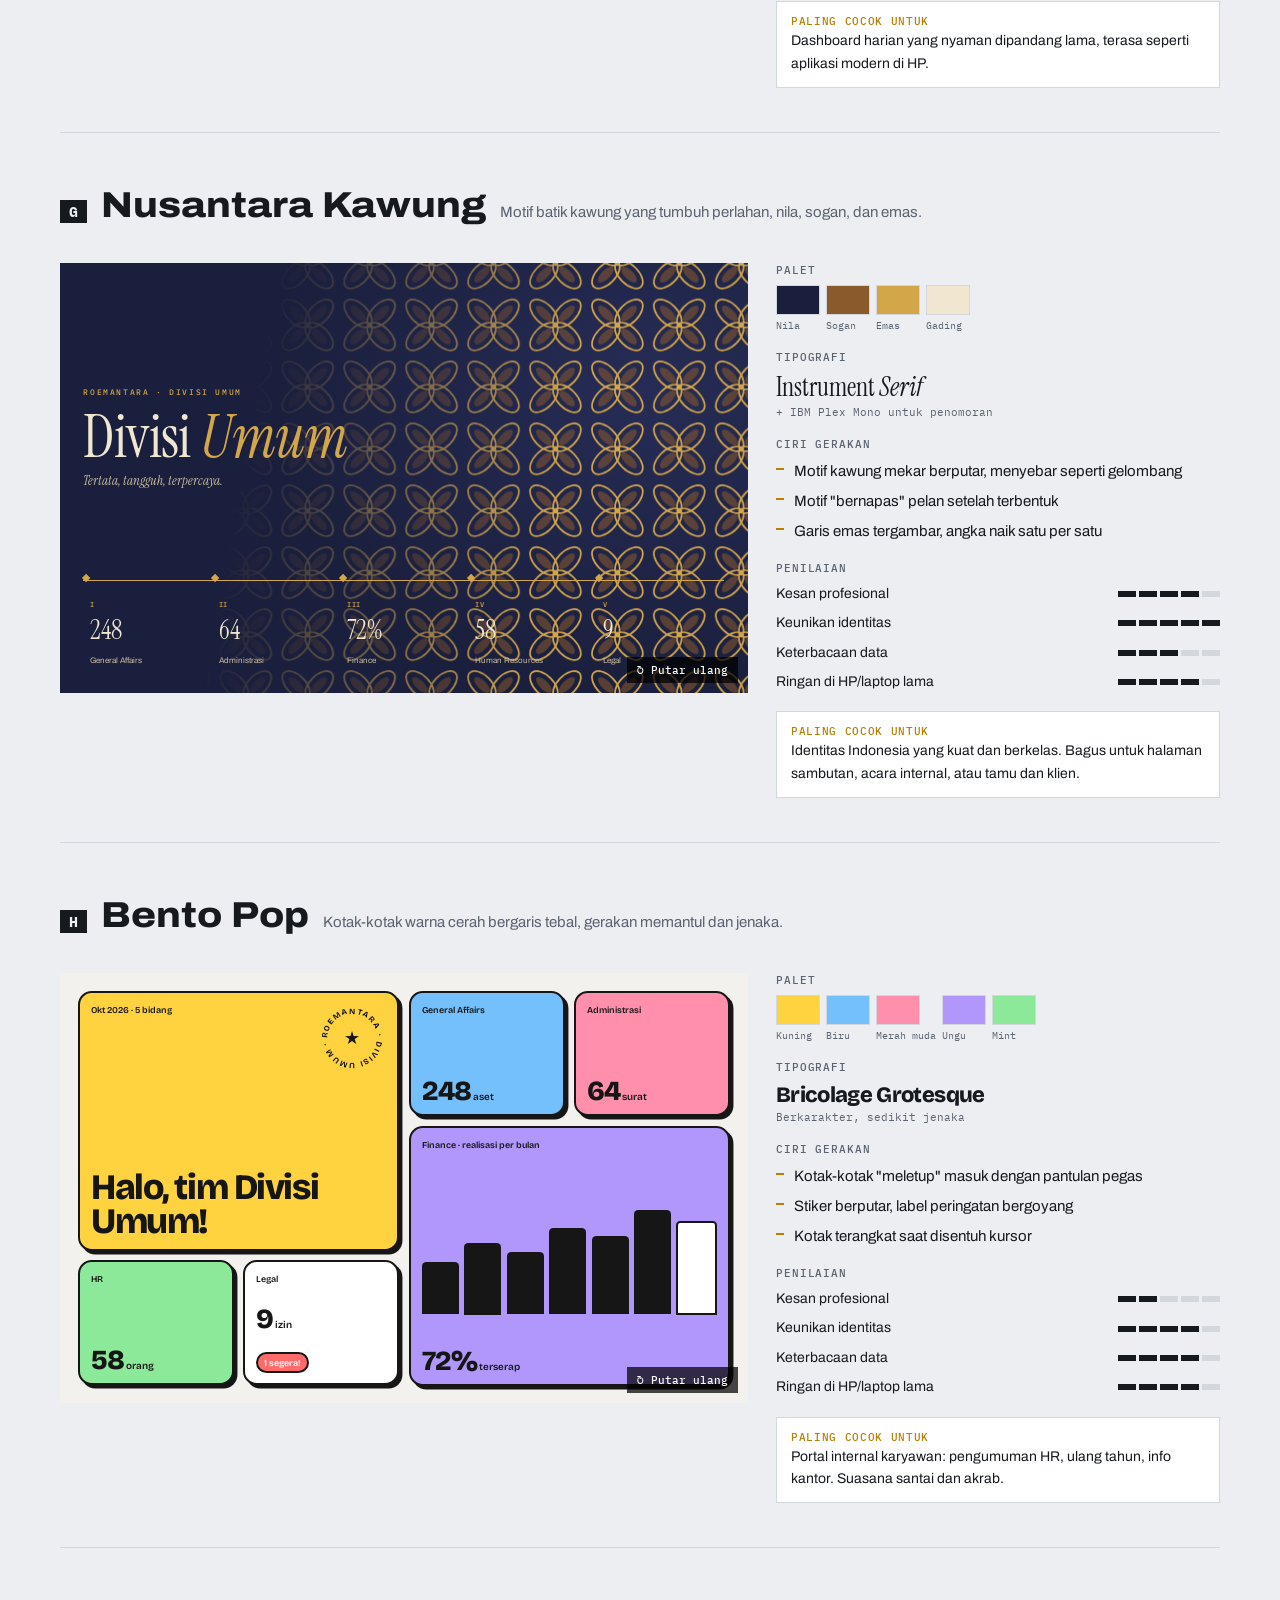
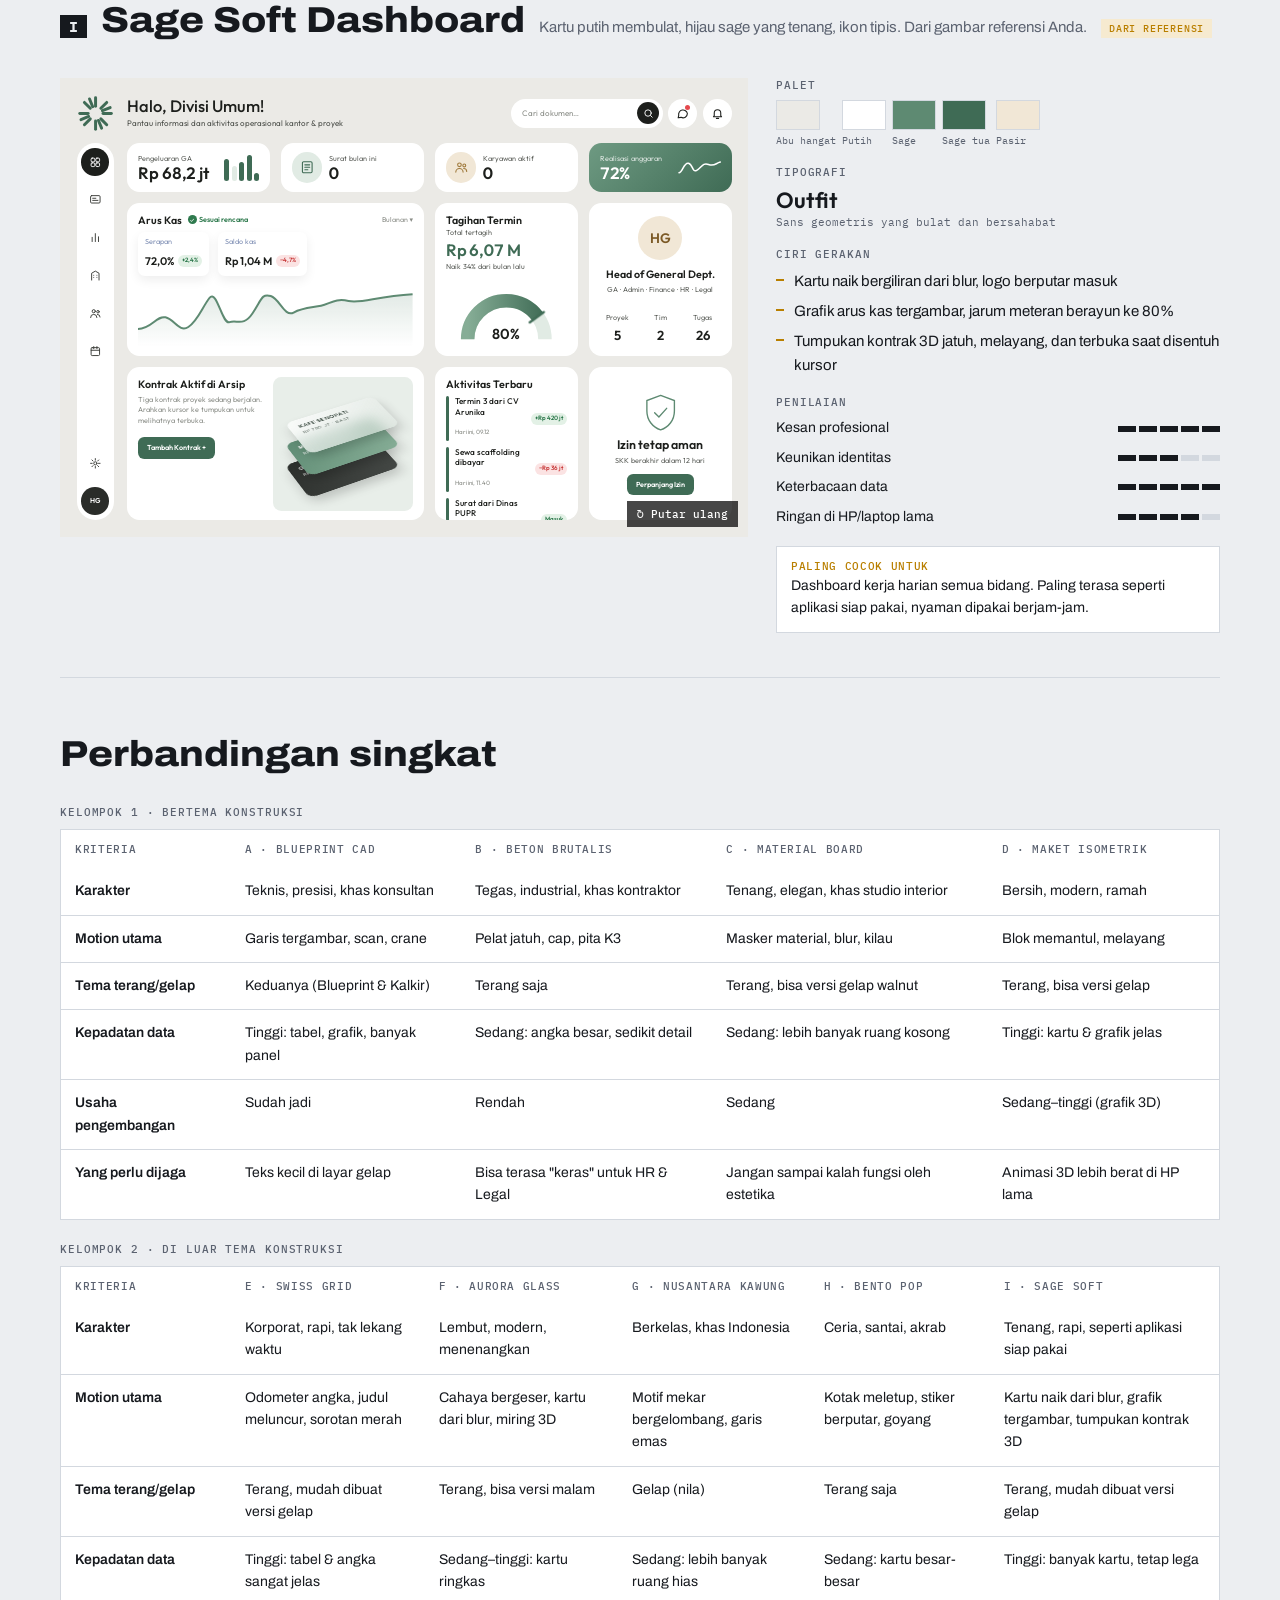
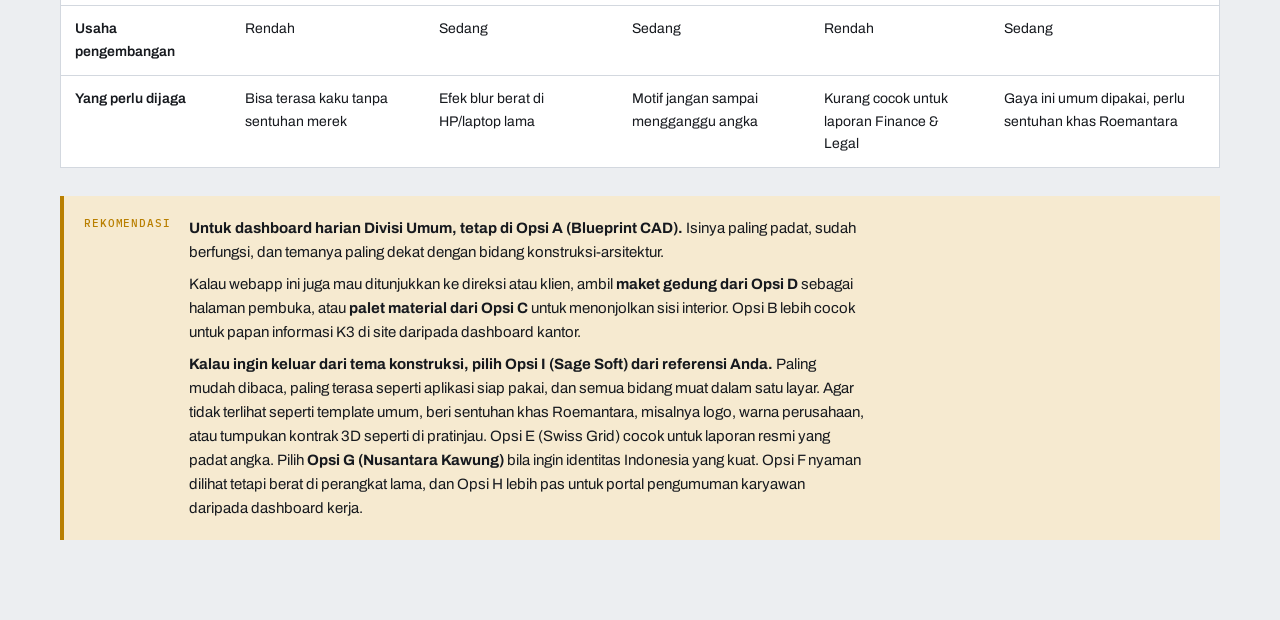
<file: design-options.html>
<!doctype html>
<html lang="id">
<head>
<meta charset="utf-8">
<meta name="viewport" content="width=device-width, initial-scale=1">
<title>Opsi Desain Divisi Umum</title>
<link rel="preconnect" href="https://fonts.googleapis.com">
<link rel="preconnect" href="https://fonts.gstatic.com" crossorigin>
<link href="https://fonts.googleapis.com/css2?family=Archivo:wdth,wght@62..125,400..900&family=Barlow+Condensed:wght@600;700&family=Bodoni+Moda:ital,opsz,wght@0,6..96,500;1,6..96,500&family=IBM+Plex+Mono:wght@400;500&family=Sora:wght@400;600;700&family=Schibsted+Grotesk:wght@500;800&family=Plus+Jakarta+Sans:wght@600;700;800&family=Instrument+Serif:ital@0;1&family=Outfit:wght@400;500;600&family=Bricolage+Grotesque:opsz,wght@12..96,600;800&display=swap" rel="stylesheet">
<style>
/* Layout: lembar studio — tiap opsi = satu baris (pratinjau hidup kiri, spesifikasi kanan), lalu tabel perbandingan */
:root {
  --bg: #eceef1;
  --surface: #ffffff;
  --fg: #16191e;
  --muted: #5b6270;
  --line: #d3d8df;
  --accent: #b97f00;
  --accent-soft: #f6ead0;
  --f-display: "Archivo", "Arial Narrow", system-ui, sans-serif;
  --f-body: "Archivo", system-ui, sans-serif;
  --f-mono: "IBM Plex Mono", ui-monospace, monospace;
  color-scheme: light;
}
@media (prefers-color-scheme: dark) {
  :root:not([data-theme="light"]) {
    --bg: #111317; --surface: #191c22; --fg: #e9ecf1; --muted: #9aa2b1; --line: #2c313a;
    --accent: #f5b301; --accent-soft: #3a2f12; color-scheme: dark;
  }
}
:root[data-theme="dark"] {
  --bg: #111317; --surface: #191c22; --fg: #e9ecf1; --muted: #9aa2b1; --line: #2c313a;
  --accent: #f5b301; --accent-soft: #3a2f12; color-scheme: dark;
}

* { box-sizing: border-box; }
body { background: var(--bg); color: var(--fg); font: 400 15px/1.6 var(--f-body); margin: 0; }
.wrap { max-width: 1240px; margin: 0 auto; padding-inline: clamp(16px, 4vw, 40px); padding-block: 40px 80px; }
.mono { font-family: var(--f-mono); letter-spacing: .05em; }
h1, h2, h3 { font-family: var(--f-display); font-stretch: 112%; text-wrap: balance; margin: 0; }

/* header */
.intro { display: grid; grid-template-columns: 1.3fr 1fr; gap: 32px; align-items: end; padding-bottom: 28px; border-bottom: 1px solid var(--line); }
.intro .eyebrow { font-size: 11px; color: var(--accent); text-transform: uppercase; margin: 0 0 10px; }
.intro h1 { font-size: clamp(34px, 5vw, 58px); line-height: 1; font-weight: 800; font-stretch: 118%; }
.intro p { color: var(--muted); margin: 0; max-width: 60ch; }
.jump { display: flex; flex-wrap: wrap; gap: 8px; margin-top: 18px; }
.jump a { text-decoration: none; color: var(--fg); border: 1px solid var(--line); background: var(--surface); padding: 6px 12px; font: 500 12px var(--f-mono); }
.jump a:hover, .jump a:focus-visible { border-color: var(--accent); outline: none; }

/* group heading */
.group-head { padding-top: 56px; display: grid; gap: 6px; }
.group-head .eyebrow { font-size: 11px; color: var(--accent); text-transform: uppercase; margin: 0; }
.group-head h2 { font-size: clamp(28px, 3.8vw, 44px); font-weight: 800; font-stretch: 118%; }
.group-head p { margin: 0; color: var(--muted); max-width: 70ch; }

/* option row */
.opt { display: grid; grid-template-columns: minmax(0, 1.55fr) minmax(0, 1fr); gap: 28px; padding-block: 44px; border-bottom: 1px solid var(--line); scroll-margin-top: 12px; }
.opt__head { grid-column: 1 / -1; display: flex; align-items: baseline; gap: 14px; flex-wrap: wrap; }
.opt__letter { font: 800 15px var(--f-mono); color: var(--bg); background: var(--fg); padding: 2px 9px; }
.opt__head h2 { font-size: clamp(26px, 3.2vw, 36px); font-weight: 800; }
.opt__tag { color: var(--muted); font-size: 15px; }
.badge { font: 500 10px var(--f-mono); letter-spacing: .08em; text-transform: uppercase; padding: 3px 8px; background: var(--accent-soft); color: var(--accent); }

.frame { container-type: inline-size; position: relative; min-width: 0; align-self: start; }
.replay {
  position: absolute; right: 10px; bottom: 10px; z-index: 5; font: 500 11px var(--f-mono);
  background: rgba(0,0,0,.72); color: #fff; border: 0; padding: 6px 10px; cursor: pointer;
}
.replay:focus-visible { outline: 2px solid var(--accent); outline-offset: 2px; }

.spec { display: grid; gap: 18px; align-content: start; min-width: 0; }
.spec h3 { font: 500 11px var(--f-mono); letter-spacing: .08em; text-transform: uppercase; color: var(--muted); margin-bottom: 8px; font-stretch: 100%; }
.swatches { display: flex; gap: 6px; flex-wrap: wrap; }
.sw { display: grid; gap: 4px; font: 10px var(--f-mono); color: var(--muted); }
.sw i { display: block; width: 44px; height: 30px; border: 1px solid var(--line); }
.type-pair { display: grid; gap: 2px; }
.type-pair span { font-size: 22px; line-height: 1.2; }
.type-pair small { color: var(--muted); font: 11px var(--f-mono); }
.motion-list { margin: 0; padding: 0; list-style: none; display: grid; gap: 6px; }
.motion-list li { padding-left: 18px; position: relative; }
.motion-list li::before { content: ""; position: absolute; left: 0; top: .62em; width: 8px; height: 2px; background: var(--accent); }
.scores { display: grid; gap: 7px; }
.score { display: grid; grid-template-columns: 1fr auto; gap: 10px; align-items: center; font-size: 14px; }
.dots { display: flex; gap: 3px; }
.dots i { width: 18px; height: 6px; background: var(--line); }
.dots i.on { background: var(--fg); }
.fit { background: var(--surface); border: 1px solid var(--line); padding: 12px 14px; font-size: 14px; }
.fit b { display: block; font: 500 11px var(--f-mono); color: var(--accent); letter-spacing: .06em; text-transform: uppercase; margin-bottom: 2px; }

/* compare table */
.compare { padding-top: 48px; }
.compare h2 { font-size: clamp(26px, 3.2vw, 36px); font-weight: 800; margin-bottom: 18px; }
.table-scroll { overflow-x: auto; border: 1px solid var(--line); background: var(--surface); }
table { border-collapse: collapse; width: 100%; min-width: 760px; font-size: 14px; }
th, td { text-align: left; padding: 12px 14px; border-bottom: 1px solid var(--line); vertical-align: top; }
thead th { font: 500 11px var(--f-mono); letter-spacing: .06em; text-transform: uppercase; color: var(--muted); }
tbody th { font-weight: 600; width: 170px; }
tr:last-child td, tr:last-child th { border-bottom: 0; }
.tbl-cap { font: 500 11px var(--f-mono); letter-spacing: .08em; text-transform: uppercase; color: var(--muted); margin: 22px 0 10px; font-stretch: 100%; }
.rec { margin-top: 28px; display: grid; grid-template-columns: auto 1fr; gap: 18px; padding: 20px; background: var(--accent-soft); border-left: 4px solid var(--accent); }
.rec b.k { font: 500 11px var(--f-mono); letter-spacing: .08em; color: var(--accent); text-transform: uppercase; }
.rec p { margin: 0 0 8px; max-width: 75ch; }
.rec p:last-child { margin: 0; }

/* =====================================================
   PRATINJAU — tiap opsi sengaja punya palet sendiri (tidak ikut tema)
   ===================================================== */
.pv { position: relative; aspect-ratio: 16 / 10; overflow: hidden; width: 100%; max-width: 100%; }
@container (max-width: 560px) { .pv { aspect-ratio: 4 / 5; } }
.play .an { animation-play-state: running; }

/* ---------- A. BLUEPRINT CAD ---------- */
.pv-a {
  --a-bg: #0a2342; --a-line: #bcd8ff; --a-soft: rgba(188,216,255,.28); --a-acc: #f5b301; --a-or: #ff7a3d;
  background-color: var(--a-bg); color: #eaf2ff;
  background-image: linear-gradient(rgba(150,195,255,.13) 1px, transparent 1px), linear-gradient(90deg, rgba(150,195,255,.13) 1px, transparent 1px),
    linear-gradient(rgba(150,195,255,.06) 1px, transparent 1px), linear-gradient(90deg, rgba(150,195,255,.06) 1px, transparent 1px);
  background-size: 10cqw 10cqw, 10cqw 10cqw, 2cqw 2cqw, 2cqw 2cqw;
  display: grid; grid-template-rows: auto 1fr auto; padding: 3cqw 3.4cqw; gap: 1cqw;
}
.a-top { display: flex; justify-content: space-between; align-items: center; border-bottom: 1px solid var(--a-soft); padding-bottom: 1.4cqw; }
.a-brand { font: 700 clamp(11px, 2cqw, 18px) "Barlow Condensed", sans-serif; letter-spacing: .14em; }
.a-mono { font: clamp(8px, 1.15cqw, 11px) var(--f-mono); color: #8eaed6; letter-spacing: .06em; }
.a-body { display: grid; grid-template-columns: 1fr 1.25fr; align-items: center; min-height: 0; }
.a-copy h4 { margin: .6cqw 0; font: 700 clamp(30px, 8.4cqw, 82px)/.9 "Barlow Condensed", sans-serif; text-transform: uppercase; }
.a-copy h4 span { display: block; overflow: hidden; }
.a-copy h4 span i { display: block; font-style: normal; animation: aRise .9s cubic-bezier(.2,.8,.2,1) both; }
.a-copy h4 span:nth-child(2) i { animation-delay: .12s; color: var(--a-acc); }
.a-eye { color: var(--a-acc); }
.a-lead { margin: 0; font-size: clamp(10px, 1.5cqw, 14px); color: #8eaed6; }
@keyframes aRise { from { transform: translateY(105%); } }
.a-bld { width: 100%; height: 100%; max-height: 100%; overflow: visible; }
.a-bld * { fill: none; stroke: var(--a-line); stroke-width: 1.3; vector-effect: non-scaling-stroke; }
.a-bld .d { stroke-dasharray: 1; animation: draw 1.3s cubic-bezier(.2,.8,.2,1) both; animation-delay: calc(var(--i, 0) * .14s); }
.a-bld .win { stroke: var(--a-soft); animation: fade .5s both 1.3s; }
.a-bld .door { stroke: var(--a-acc); animation: fade .5s both 1.5s; }
.a-bld .lbl line, .a-bld .lbl circle { stroke: var(--a-soft); }
.a-bld .lbl text { fill: #eaf2ff; stroke: none; font: 500 10px var(--f-mono); }
.a-bld .lbl { animation: aSlide .6s both; animation-delay: calc(1.2s + var(--i) * .1s); }
.a-bld .hook { transform-origin: 250px 28px; animation: swing 3.6s ease-in-out infinite; }
.a-bld .hook rect { stroke: var(--a-or); fill: rgba(255,122,61,.2); }
.a-bld .hook path { stroke: var(--a-acc); }
@keyframes draw { from { stroke-dashoffset: 1; } to { stroke-dashoffset: 0; } }
@keyframes fade { from { opacity: 0; } }
@keyframes aSlide { from { opacity: 0; transform: translateX(-6px); } }
@keyframes swing { 0%, 100% { rotate: -3deg; } 50% { rotate: 3deg; } }
.a-kpi { display: grid; grid-template-columns: repeat(5, 1fr); border: 1px solid var(--a-soft); }
.a-kpi div { padding: 1.2cqw 1.4cqw; border-right: 1px solid var(--a-soft); animation: aUp .6s both; animation-delay: calc(1.4s + var(--i) * .08s); min-width: 0; }
.a-kpi div:last-child { border-right: 0; }
.a-kpi span { display: block; font: clamp(7px, 1cqw, 10px) var(--f-mono); color: var(--a-acc); white-space: nowrap; overflow: hidden; text-overflow: ellipsis; }
.a-kpi b { font: 700 clamp(16px, 3.6cqw, 34px)/1 "Barlow Condensed", sans-serif; }
.a-kpi small { font: clamp(7px, 1cqw, 10px) var(--f-mono); color: #8eaed6; margin-left: 3px; }
@keyframes aUp { from { opacity: 0; transform: translateY(8px); } }
.a-scan { position: absolute; left: 0; right: 0; height: 1px; top: 0; background: var(--a-acc); opacity: .55; box-shadow: 0 0 10px var(--a-acc); animation: scan 5s linear infinite 1.8s; pointer-events: none; }
@keyframes scan { 0% { transform: translateY(0); opacity: 0; } 5% { opacity: .55; } 95% { opacity: .55; } 100% { transform: translateY(100cqh); opacity: 0; } }
.pv-a { container-type: size; }
@container (max-width: 560px) {
  .a-body { grid-template-columns: 1fr; grid-template-rows: auto 1fr; }
  .a-kpi { grid-template-columns: repeat(3, 1fr); }
  .a-kpi div:nth-child(3) { border-right: 0; }
  .a-kpi div:nth-child(-n+3) { border-bottom: 1px solid var(--a-soft); }
}

/* ---------- B. BETON BRUTALIS ---------- */
.pv-b {
  --b-ink: #111; --b-or: #ff5a1f; --b-con: #bdbab3;
  background-color: var(--b-con); color: var(--b-ink);
  background-image:
    radial-gradient(rgba(0,0,0,.14) 1px, transparent 1.4px),
    radial-gradient(rgba(255,255,255,.35) 1px, transparent 1.6px),
    linear-gradient(180deg, #c9c6bf, #aeaba4);
  background-size: 7px 7px, 11px 11px, 100% 100%;
  background-position: 0 0, 3px 5px, 0 0;
  display: grid; grid-template-columns: 1fr 1.15fr; grid-template-rows: auto 1fr auto; column-gap: 3cqw;
  font-family: "Archivo", sans-serif;
}
.b-head { grid-column: 1 / -1; display: flex; justify-content: space-between; padding: 2.4cqw 3cqw 0; font: 600 clamp(8px, 1.2cqw, 12px) var(--f-mono); letter-spacing: .08em; }
.b-head span:last-child { background: var(--b-ink); color: var(--b-con); padding: .2cqw .8cqw; }
.b-title { align-self: end; margin: 0; padding: 0 0 2cqw 3cqw; font: 900 clamp(34px, 10.5cqw, 104px)/.82 "Archivo", sans-serif; font-stretch: 62%; text-transform: uppercase; letter-spacing: -.01em; }
.b-title span { display: block; animation: bStamp .5s cubic-bezier(.3,1.6,.5,1) both; }
.b-title span:nth-child(2) { animation-delay: .15s; }
.b-title em { font-style: normal; color: var(--b-or); }
.b-meta { display: block; font: 600 clamp(8px, 1.2cqw, 12px) var(--f-mono); letter-spacing: .06em; margin-top: 1.6cqw; font-stretch: 100%; }
@keyframes bStamp { from { opacity: 0; transform: scale(1.35); } }
.b-slabs { align-self: end; display: grid; gap: .6cqw; padding: 0 3cqw 2cqw 0; }
.slab {
  display: grid; grid-template-columns: auto 1fr auto; align-items: center; gap: 1.4cqw;
  background: var(--b-ink); color: #eee; padding: 1.3cqw 1.6cqw; position: relative;
  box-shadow: 0 .6cqw 0 rgba(0,0,0,.25);
  animation: bDrop .65s cubic-bezier(.5,0,.75,0) both, bLand .35s ease-out both;
  animation-delay: calc(.4s + var(--f) * .28s), calc(1.05s + var(--f) * .28s);
}
.slab:nth-child(odd) { margin-right: 4cqw; }
.slab em { font: 900 clamp(14px, 3cqw, 30px)/1 "Archivo", sans-serif; font-stretch: 62%; color: var(--b-or); font-style: normal; }
.slab span { font: 800 clamp(10px, 1.9cqw, 19px) "Archivo", sans-serif; font-stretch: 75%; text-transform: uppercase; letter-spacing: .02em; }
.slab b { font: 500 clamp(8px, 1.25cqw, 12px) var(--f-mono); color: #bbb; white-space: nowrap; }
.slab.hot { background: var(--b-or); color: var(--b-ink); }
.slab.hot em { color: var(--b-ink); }
.slab.hot b { color: var(--b-ink); }
@keyframes bDrop { from { transform: translateY(-160cqh); } }
@keyframes bLand { 0% { transform: translateY(0); } 40% { transform: translateY(.5cqw); } 100% { transform: translateY(0); } }
.b-tape { grid-column: 1 / -1; overflow: hidden; background: repeating-linear-gradient(-45deg, var(--b-ink) 0 14px, #f5c400 14px 28px); padding: .7cqw 0; }
.b-tape div { display: flex; width: max-content; animation: marquee 14s linear infinite; }
.b-tape span { background: var(--b-ink); color: #f5c400; font: 700 clamp(8px, 1.3cqw, 13px) var(--f-mono); letter-spacing: .12em; padding: .3cqw 1.4cqw; margin-right: 3cqw; white-space: nowrap; }
@keyframes marquee { to { transform: translateX(-50%); } }
@container (max-width: 560px) {
  .pv-b { grid-template-columns: 1fr; grid-template-rows: auto auto 1fr auto; }
  .b-title { padding: 2cqw 3cqw; }
  .b-slabs { padding: 0 3cqw 3cqw; }
  .slab { padding: 2cqw 2.4cqw; }
}

/* ---------- C. MATERIAL BOARD (INTERIOR) ---------- */
.pv-c {
  --c-bg: #e3e5dd; --c-ink: #252a24; --c-wal: #6b4a33; --c-brass: #b48a4a; --c-sage: #8a9a7b;
  background: var(--c-bg); color: var(--c-ink);
  display: grid; grid-template-columns: 1fr 1.3fr; gap: 3cqw; padding: 3.4cqw;
}
.c-left { display: flex; flex-direction: column; justify-content: space-between; min-width: 0; }
.c-mono { font: clamp(8px, 1.1cqw, 11px) var(--f-mono); letter-spacing: .1em; text-transform: uppercase; color: #5d6458; }
.c-left h4 { margin: 0; font: 500 clamp(26px, 6.2cqw, 60px)/1.02 "Bodoni Moda", Georgia, serif; letter-spacing: -.01em; }
.c-left h4 span { display: block; animation: cIn 1.3s cubic-bezier(.16,1,.3,1) both; }
.c-left h4 span:nth-child(2) { animation-delay: .18s; font-style: italic; color: var(--c-wal); }
@keyframes cIn { from { opacity: 0; transform: translateY(30%); filter: blur(6px); } }
.c-sub { font-size: clamp(10px, 1.45cqw, 14px); color: #4d5449; margin: 1.4cqw 0 0; }
.c-rule { height: 1px; background: var(--c-ink); transform-origin: left; animation: cRule 1.6s cubic-bezier(.16,1,.3,1) both .5s; margin-bottom: 1cqw; }
@keyframes cRule { from { transform: scaleX(0); } }
.c-foot { display: flex; justify-content: space-between; }
.c-board { display: grid; grid-template-columns: 1.2fr 1fr 1fr; grid-template-rows: 1fr 1fr; gap: 1.2cqw; min-height: 0; }
.tile { position: relative; overflow: hidden; display: flex; flex-direction: column; justify-content: flex-end; padding: 1.4cqw; min-width: 0;
  animation: cMask 1.2s cubic-bezier(.77,0,.18,1) both; animation-delay: calc(.35s + var(--i) * .13s); }
.tile:first-child { grid-row: span 2; }
.tile::before { content: ""; position: absolute; inset: 0; background: inherit; animation: cZoom 1.8s cubic-bezier(.16,1,.3,1) both; animation-delay: inherit; z-index: 0; }
.tile::after { content: ""; position: absolute; inset: 0; background: linear-gradient(105deg, transparent 35%, rgba(255,255,255,.35) 50%, transparent 65%); transform: translateX(-120%); animation: sheen 6s ease-in-out infinite; animation-delay: calc(2.4s + var(--i) * .5s); z-index: 1; }
.tile > * { position: relative; z-index: 2; }
.tile em { font: italic 500 clamp(12px, 2.2cqw, 22px) "Bodoni Moda", serif; }
.tile b { font: 600 clamp(9px, 1.35cqw, 13px) var(--f-body); display: block; }
.tile small { font: clamp(8px, 1.05cqw, 10px) var(--f-mono); letter-spacing: .06em; opacity: .85; }
.t-terrazzo { color: var(--c-ink); background:
  radial-gradient(circle at 20% 30%, #a3765a 0 3%, transparent 3.5%), radial-gradient(circle at 70% 20%, #4f5d4a 0 2%, transparent 2.5%),
  radial-gradient(circle at 40% 70%, #c8a46a 0 2.5%, transparent 3%), radial-gradient(circle at 85% 60%, #a3765a 0 1.8%, transparent 2.3%),
  radial-gradient(circle at 15% 85%, #4f5d4a 0 2.2%, transparent 2.7%), radial-gradient(circle at 60% 45%, #7e8a79 0 1.5%, transparent 2%),
  radial-gradient(circle at 30% 50%, #fff 0 1%, transparent 1.5%), #d9d3c7; background-size: 60% 40%; }
.t-wood { color: #f5ece2; background: repeating-linear-gradient(92deg, #6e4a31 0 2px, #7d553a 2px 6px, #664329 6px 7px, #84603f 7px 12px); }
.t-marble { color: var(--c-ink); background:
  linear-gradient(115deg, transparent 40%, rgba(120,120,115,.35) 41%, transparent 43%),
  linear-gradient(160deg, transparent 60%, rgba(120,120,115,.25) 61%, transparent 62%),
  linear-gradient(80deg, transparent 20%, rgba(150,150,140,.2) 21%, transparent 23%), #efeee9; }
.t-linen { color: #f1f3ec; background: repeating-linear-gradient(0deg, rgba(255,255,255,.08) 0 1px, transparent 1px 3px), repeating-linear-gradient(90deg, rgba(0,0,0,.07) 0 1px, transparent 1px 3px), var(--c-sage); }
.t-brass { color: #2a2112; background: linear-gradient(135deg, #8c6a36, #d9b871 45%, #a17d44 70%, #d0ad66); }
@keyframes cMask { from { clip-path: inset(100% 0 0 0); } to { clip-path: inset(0 0 0 0); } }
@keyframes cZoom { from { transform: scale(1.25); } }
@keyframes sheen { 0%, 70% { transform: translateX(-120%); } 100% { transform: translateX(120%); } }
@container (max-width: 560px) {
  .pv-c { grid-template-columns: 1fr; grid-template-rows: auto 1fr; }
  .c-foot { display: none; }
}

/* ---------- D. MAKET ISOMETRIK ---------- */
.pv-d {
  --d-bg: #f1f4fb; --d-ink: #0f1530; --d-cob: #2f4bff; --d-cor: #ff6b5b;
  background: radial-gradient(120% 90% at 30% 70%, #ffffff 0%, var(--d-bg) 60%); color: var(--d-ink);
  display: grid; grid-template-columns: 1.15fr 1fr; grid-template-rows: auto 1fr; padding: 2.8cqw 3.2cqw; font-family: "Sora", sans-serif;
}
.d-top { grid-column: 1 / -1; display: flex; justify-content: space-between; align-items: center; }
.d-logo { font: 700 clamp(10px, 1.7cqw, 16px) "Sora", sans-serif; display: flex; align-items: center; gap: .8cqw; }
.d-logo i { width: 1.4cqw; height: 1.4cqw; min-width: 8px; min-height: 8px; border-radius: 50%; background: var(--d-cob); }
.d-pill { font: 600 clamp(8px, 1.15cqw, 11px) "Sora", sans-serif; background: #fff; border-radius: 99px; padding: .6cqw 1.4cqw; box-shadow: 0 2px 10px rgba(47,75,255,.12); }
.d-iso { width: 100%; height: 100%; overflow: visible; min-height: 0; }
.d-iso .fl { animation: dRise .8s cubic-bezier(.34,1.56,.64,1) both; animation-delay: calc(.3s + var(--i) * .17s); transition: transform .3s; }
.d-iso .fl.hot { transform: translateX(-8px); }
.d-iso .fl.hot .top { fill: var(--d-cor); }
.d-iso .fl.hot .l { fill: #e2493a; }
.d-iso .fl.hot .r { fill: #c93a2d; }
.d-iso .stack { animation: float 4s ease-in-out infinite 1.6s; }
.d-iso .shadow { fill: rgba(15,21,48,.12); animation: shadowP 4s ease-in-out infinite 1.6s; transform-origin: 150px 222px; }
.d-iso text { font: 600 9px "Sora", sans-serif; fill: var(--d-ink); }
@keyframes dRise { from { opacity: 0; transform: translateY(-40px); } }
@keyframes float { 50% { transform: translateY(-4px); } }
@keyframes shadowP { 50% { transform: scale(.94); } }
.d-side { display: flex; flex-direction: column; justify-content: center; gap: 1.6cqw; min-width: 0; }
.d-side h4 { margin: 0; font: 700 clamp(20px, 4.4cqw, 42px)/1.05 "Sora", sans-serif; letter-spacing: -.03em; animation: aUp .7s both .2s; }
.d-side h4 span { color: var(--d-cob); }
.d-list { list-style: none; margin: 0; padding: 0; display: grid; gap: .8cqw; }
.d-list li { display: grid; grid-template-columns: auto 1fr auto; align-items: center; gap: 1cqw; background: #fff; border-radius: 1.2cqw; padding: .9cqw 1.3cqw;
  box-shadow: 0 2px 12px rgba(15,21,48,.06); font-size: clamp(9px, 1.35cqw, 13px); cursor: default;
  animation: dPop .55s cubic-bezier(.34,1.56,.64,1) both; animation-delay: calc(1.1s + var(--i) * .09s); transition: transform .25s, box-shadow .25s; }
.d-list li:hover { transform: translateX(-4px); box-shadow: 0 4px 16px rgba(255,107,91,.25); }
.d-list i { width: 1cqw; height: 1cqw; min-width: 7px; min-height: 7px; border-radius: 3px; background: var(--d-cob); }
.d-list b { font-weight: 700; font-variant-numeric: tabular-nums; }
@keyframes dPop { from { opacity: 0; transform: scale(.85); } }
@container (max-width: 560px) {
  .pv-d { grid-template-columns: 1fr; grid-template-rows: auto 1fr auto; }
  .d-list { grid-template-columns: 1fr 1fr; }
  .d-side h4 { display: none; }
}

/* ---------- E. SWISS GRID ---------- */
.pv-e {
  --e-red: #e30613; --e-ink: #111; --e-paper: #fafaf8;
  background: var(--e-paper); color: var(--e-ink); font-family: "Schibsted Grotesk", "Helvetica Neue", Arial, sans-serif;
  display: grid; grid-template-columns: 1fr 1.25fr; grid-template-rows: auto 1fr; column-gap: 3cqw; padding: 3cqw 3.4cqw;
}
.e-top { grid-column: 1 / -1; display: flex; justify-content: space-between; font-size: clamp(8px, 1.2cqw, 12px); font-weight: 500; border-top: 3px solid var(--e-ink); padding-top: .8cqw; position: relative; z-index: 2; }
.e-circle { position: absolute; width: 34cqw; height: 34cqw; border-radius: 50%; background: var(--e-red); left: -8cqw; bottom: -12cqw; animation: eCircle 1.3s cubic-bezier(.7,0,.2,1) both .1s; }
@keyframes eCircle { from { transform: scale(0); } }
.e-title { position: relative; z-index: 1; align-self: end; margin: 0 0 1cqw; font: 800 clamp(30px, 7.6cqw, 76px)/.88 "Schibsted Grotesk", sans-serif; letter-spacing: -.04em; color: var(--e-ink); }
.e-title span { display: block; overflow: hidden; }
.e-title span i { display: block; font-style: normal; animation: eSlide .9s cubic-bezier(.7,0,.2,1) both; animation-delay: calc(.35s + var(--i) * .1s); }
.e-title span:nth-child(2) i { color: var(--e-paper); }
@keyframes eSlide { from { transform: translateX(-105%); } }
.e-rows { align-self: center; display: grid; position: relative; z-index: 1; }
.e-row { display: grid; grid-template-columns: 3.4cqw 1fr auto; align-items: baseline; gap: 1.2cqw; padding: 1.1cqw .8cqw; position: relative;
  animation: hop 7.5s steps(1) infinite; animation-delay: calc(2s + var(--i) * 1.5s); }
.e-row::after { content: ""; position: absolute; left: 0; right: 0; bottom: 0; height: 1px; background: currentColor; transform-origin: left; animation: eRule .8s cubic-bezier(.7,0,.2,1) both; animation-delay: calc(.5s + var(--i) * .08s); }
.e-n { font-size: clamp(8px, 1.2cqw, 12px); font-weight: 500; }
.e-name { font-size: clamp(10px, 1.9cqw, 19px); font-weight: 500; letter-spacing: -.01em; }
.e-val { font-size: clamp(16px, 3.6cqw, 36px); font-weight: 800; letter-spacing: -.03em; line-height: 1; font-variant-numeric: tabular-nums; }
.e-val small { font-size: .35em; font-weight: 500; letter-spacing: 0; margin-left: .3em; }
@keyframes eRule { from { transform: scaleX(0); } }
@keyframes hop { 0% { background: var(--e-red); color: #fff; } 20%, 100% { background: transparent; color: var(--e-ink); } }
.odo { display: inline-flex; }
.odo .dg { display: inline-block; height: 1em; overflow: hidden; line-height: 1; }
.odo .dg > span { display: block; transform: translateY(calc(var(--d) * -1em)); animation: odo 1.6s cubic-bezier(.7,0,.2,1) both; animation-delay: calc(.6s + var(--k) * .12s); }
.odo .dg > span > span { display: block; height: 1em; }
@keyframes odo { from { transform: translateY(0); } }
@container (max-width: 560px) {
  .pv-e { grid-template-columns: 1fr; grid-template-rows: auto auto 1fr; }
  .e-title { align-self: start; margin-top: 3cqw; }
  .e-row { grid-template-columns: 6cqw 1fr auto; padding: 2cqw 1cqw; }
  .e-circle { width: 60cqw; height: 60cqw; left: auto; right: -20cqw; bottom: auto; top: -18cqw; }
  .e-title span:nth-child(2) i { color: var(--e-red); }
}

/* ---------- F. AURORA GLASS ---------- */
.pv-f {
  --f-bg: #e4eeeb; --f-ink: #12302a; --f-teal: #0f8b78; --f-peach: #ff9a68; --f-sky: #7cc4e4;
  background: var(--f-bg); color: var(--f-ink); font-family: "Plus Jakarta Sans", system-ui, sans-serif;
  display: grid; grid-template-rows: auto 1fr; gap: 2cqw; padding: 3cqw 3.4cqw; isolation: isolate;
}
.f-blob { position: absolute; border-radius: 50%; filter: blur(4cqw); opacity: .75; z-index: -1; }
.f-blob.b1 { width: 40cqw; height: 40cqw; background: #8fdcc6; left: -8cqw; top: -10cqw; animation: drift1 14s ease-in-out infinite alternate; }
.f-blob.b2 { width: 34cqw; height: 34cqw; background: #ffc3a0; right: -6cqw; top: 6cqw; animation: drift2 17s ease-in-out infinite alternate; }
.f-blob.b3 { width: 30cqw; height: 30cqw; background: #a9d8ef; left: 30cqw; bottom: -14cqw; animation: drift1 19s ease-in-out infinite alternate-reverse; }
@keyframes drift1 { to { transform: translate(14cqw, 6cqw) scale(1.15); } }
@keyframes drift2 { to { transform: translate(-16cqw, 8cqw) scale(.9); } }
.f-head { display: flex; justify-content: space-between; align-items: flex-start; animation: fUp .9s cubic-bezier(.16,1,.3,1) both; }
.f-head small { font-size: clamp(8px, 1.2cqw, 12px); color: #3d5d55; font-weight: 600; }
.f-head h4 { margin: .3cqw 0 0; font: 800 clamp(18px, 4cqw, 40px)/1.05 "Plus Jakarta Sans", sans-serif; letter-spacing: -.03em; }
.f-avatar { width: 5cqw; height: 5cqw; min-width: 26px; min-height: 26px; border-radius: 50%; display: grid; place-items: center; background: var(--f-ink); color: #fff; font-size: clamp(8px, 1.3cqw, 13px); font-weight: 700; }
.f-grid { display: grid; grid-template-columns: 1.1fr 1fr 1fr; grid-template-rows: 1fr 1fr; gap: 1.4cqw; min-height: 0; }
.gl { background: rgba(255,255,255,.42); -webkit-backdrop-filter: blur(14px) saturate(1.3); backdrop-filter: blur(14px) saturate(1.3);
  border: 1px solid rgba(255,255,255,.7); border-radius: 2cqw; padding: 1.6cqw; display: flex; flex-direction: column; justify-content: space-between; min-width: 0;
  box-shadow: 0 1cqw 3cqw rgba(18,48,42,.08); animation: fUp .9s cubic-bezier(.16,1,.3,1) both; animation-delay: calc(.25s + var(--i) * .1s);
  transform: perspective(600px) rotateX(var(--rx, 0deg)) rotateY(var(--ry, 0deg)); transition: transform .3s ease-out; }
.gl:first-child { grid-row: span 2; align-items: center; justify-content: center; text-align: center; gap: 1cqw; }
.gl span { font-size: clamp(8px, 1.2cqw, 12px); font-weight: 600; color: #3d5d55; }
.gl b { font-size: clamp(16px, 3.4cqw, 34px); font-weight: 800; letter-spacing: -.03em; line-height: 1; font-variant-numeric: tabular-nums; }
.gl b small { font-size: .38em; font-weight: 600; letter-spacing: 0; margin-left: .25em; color: #3d5d55; }
.f-ring { width: 70%; max-width: 160px; }
.f-ring circle { fill: none; stroke-width: 9; stroke-linecap: round; }
.f-ring .tr { stroke: rgba(18,48,42,.1); }
.f-ring .vl { stroke: var(--f-teal); stroke-dasharray: 0 999; transform: rotate(-90deg); transform-origin: 50% 50%; animation: ring72 1.8s cubic-bezier(.16,1,.3,1) both .6s; }
@keyframes ring72 { to { stroke-dasharray: 181 251; } }
.f-ring text { font: 800 22px "Plus Jakarta Sans", sans-serif; fill: var(--f-ink); text-anchor: middle; }
.f-spark { width: 100%; height: 3.4cqw; min-height: 14px; overflow: visible; }
.f-spark path { fill: none; stroke: var(--f-teal); stroke-width: 2; stroke-dasharray: 1; animation: draw 1.6s ease both 1s; }
.f-pill { align-self: flex-start; font-size: clamp(7px, 1.05cqw, 10px); font-weight: 700; color: #8a3a12; background: rgba(255,154,104,.35); padding: .3cqw .9cqw; border-radius: 99px; animation: pulse 2s ease-in-out infinite 2s; }
@keyframes pulse { 50% { background: rgba(255,154,104,.7); } }
.f-faces { display: flex; }
.f-faces i { width: 2.4cqw; height: 2.4cqw; min-width: 12px; min-height: 12px; border-radius: 50%; border: 2px solid #fff; margin-left: -.8cqw; }
.f-faces i:first-child { margin-left: 0; }
@keyframes fUp { from { opacity: 0; transform: translateY(14px); filter: blur(6px); } }
@container (max-width: 560px) {
  .f-grid { grid-template-columns: 1fr 1fr; grid-template-rows: auto; }
  .gl:first-child { grid-row: auto; grid-column: 1 / -1; flex-direction: row; justify-content: space-between; text-align: left; }
  .f-ring { width: 26cqw; }
  .gl { padding: 3cqw; border-radius: 4cqw; }
}

/* ---------- G. NUSANTARA KAWUNG ---------- */
.pv-g {
  --g-ind: #1a1f3d; --g-sogan: #8a5a2b; --g-gold: #d4a64a; --g-cream: #f1e6d0;
  background: radial-gradient(90% 120% at 85% 30%, #262c55 0%, var(--g-ind) 60%); color: var(--g-cream);
  display: grid; grid-template-rows: 1fr auto; padding: 3.4cqw;
}
.g-motif { position: absolute; inset: 0; width: 100%; height: 100%;
  -webkit-mask-image: linear-gradient(100deg, transparent 28%, #000 70%); mask-image: linear-gradient(100deg, transparent 28%, #000 70%); }
.g-motif .ku { transform-box: fill-box; transform-origin: center; animation: kIn 1s cubic-bezier(.34,1.4,.64,1) both, kGlow 6s ease-in-out infinite; animation-delay: calc(var(--d) * 1s), calc(2s + var(--d) * 1s); }
.g-motif ellipse { fill: none; stroke: var(--g-gold); stroke-width: 1; }
.g-motif ellipse.in { fill: var(--g-sogan); stroke: none; opacity: .55; }
.g-motif circle { fill: var(--g-gold); }
@keyframes kIn { from { opacity: 0; transform: scale(0) rotate(-90deg); } }
@keyframes kGlow { 50% { opacity: .45; } }
.g-copy { position: relative; align-self: center; max-width: 55%; }
.g-mono { font: 500 clamp(8px, 1.15cqw, 11px) var(--f-mono); letter-spacing: .2em; color: var(--g-gold); animation: fade 1s both .2s; }
.g-copy h4 { margin: 1cqw 0; font: 400 clamp(32px, 8.6cqw, 84px)/.95 "Instrument Serif", Georgia, serif; letter-spacing: -.01em; }
.g-copy h4 span { display: block; animation: cIn 1.4s cubic-bezier(.16,1,.3,1) both .3s; }
.g-copy h4 em { color: var(--g-gold); }
.g-copy p { margin: 0; font: italic 400 clamp(11px, 1.9cqw, 18px) "Instrument Serif", serif; color: #cdbf9f; animation: fade 1s both .9s; }
.g-row { position: relative; display: grid; grid-template-columns: repeat(5, 1fr); }
.g-row::before { content: ""; position: absolute; left: 0; right: 0; top: 0; height: 1px; background: var(--g-gold); transform-origin: left; animation: eRule 1.6s cubic-bezier(.16,1,.3,1) both .8s; }
.g-row div { padding: 1.4cqw 1cqw 0; position: relative; animation: aUp .8s both; animation-delay: calc(1.2s + var(--i) * .1s); min-width: 0; }
.g-row div::before { content: ""; position: absolute; left: 0; top: -.45cqw; width: .9cqw; height: .9cqw; min-width: 6px; min-height: 6px; margin-top: -2px; background: var(--g-gold); transform: rotate(45deg); }
.g-row span { font: 500 clamp(7px, 1cqw, 10px) var(--f-mono); color: var(--g-gold); letter-spacing: .12em; }
.g-row b { display: block; font: 400 clamp(18px, 3.8cqw, 38px)/1 "Instrument Serif", serif; margin: .4cqw 0; }
.g-row small { font-size: clamp(8px, 1.15cqw, 11px); color: #cdbf9f; }
@container (max-width: 560px) {
  .g-copy { max-width: 100%; }
  .g-motif { -webkit-mask-image: linear-gradient(180deg, transparent 0%, #000 30%, transparent 75%); mask-image: linear-gradient(180deg, transparent 0%, #000 30%, transparent 75%); opacity: .6; }
  .g-row { grid-template-columns: repeat(3, 1fr); row-gap: 3cqw; }
}

/* ---------- H. BENTO POP ---------- */
.pv-h {
  --h-ink: #161616; --h-bg: #f2f1ed;
  background: var(--h-bg); color: var(--h-ink); font-family: "Bricolage Grotesque", system-ui, sans-serif; padding: 2.6cqw;
  display: grid; gap: 1.4cqw; grid-template-columns: repeat(4, 1fr); grid-template-rows: repeat(3, 1fr);
  grid-template-areas: "hi hi ga adm" "hi hi fin fin" "hr lgl fin fin";
}
.bx { border: 2.5px solid var(--h-ink); border-radius: 2cqw; box-shadow: .5cqw .5cqw 0 var(--h-ink); padding: 1.4cqw 1.6cqw; position: relative; min-width: 0;
  display: flex; flex-direction: column; justify-content: space-between;
  animation: pop .7s cubic-bezier(.34,1.8,.5,1) both; animation-delay: calc(.15s + var(--i) * .09s); transition: transform .2s, box-shadow .2s; }
.bx:hover { transform: translate(-.3cqw, -.3cqw); box-shadow: .8cqw .8cqw 0 var(--h-ink); }
@keyframes pop { from { opacity: 0; transform: scale(.6) rotate(var(--r, -4deg)); } }
.bx span { font-size: clamp(8px, 1.3cqw, 13px); font-weight: 600; }
.bx b { font-size: clamp(18px, 4cqw, 40px); font-weight: 800; letter-spacing: -.04em; line-height: 1; }
.bx b small { font-size: .36em; letter-spacing: 0; font-weight: 600; margin-left: .2em; }
.h-hi { grid-area: hi; background: #ffd23f; --r: 3deg; }
.h-hi h4 { margin: 0; font: 800 clamp(22px, 5.2cqw, 52px)/.95 "Bricolage Grotesque", sans-serif; letter-spacing: -.04em; }
.h-sticker { position: absolute; right: 1.6cqw; top: 1.6cqw; width: 10cqw; height: 10cqw; min-width: 46px; min-height: 46px; }
.h-sticker svg { width: 100%; height: 100%; animation: spin 10s linear infinite; }
.h-sticker text { font: 700 11.5px "Bricolage Grotesque", sans-serif; letter-spacing: 2px; fill: var(--h-ink); }
.h-sticker::after { content: "★"; position: absolute; inset: 0; display: grid; place-items: center; font-size: clamp(12px, 2.6cqw, 26px); }
@keyframes spin { to { transform: rotate(360deg); } }
.h-ga { grid-area: ga; background: #74c0fc; }
.h-adm { grid-area: adm; background: #ff8fab; --r: 5deg; }
.h-fin { grid-area: fin; background: #b197fc; }
.h-hr { grid-area: hr; background: #8ce99a; --r: 6deg; }
.h-lgl { grid-area: lgl; background: #fff; }
.h-cols { display: flex; align-items: flex-end; gap: .8cqw; height: 55%; }
.h-cols i { flex: 1; background: var(--h-ink); border-radius: .6cqw .6cqw 0 0; height: var(--h); transform-origin: bottom; animation: grow .8s cubic-bezier(.34,1.6,.5,1) both; animation-delay: calc(.8s + var(--k) * .07s); }
.h-cols i:last-child { background: #fff; border: 2px solid var(--h-ink); }
@keyframes grow { from { transform: scaleY(0); } }
.h-chip { align-self: flex-start; font-size: clamp(7px, 1.05cqw, 10px); font-weight: 700; background: #ff6b6b; color: #fff; border: 2px solid var(--h-ink); border-radius: 99px; padding: .2cqw .9cqw; animation: wiggle 2.4s ease-in-out infinite 1.8s; }
@keyframes wiggle { 0%, 80%, 100% { transform: rotate(0); } 85% { transform: rotate(-8deg); } 90% { transform: rotate(8deg); } 95% { transform: rotate(-4deg); } }
@container (max-width: 560px) {
  .pv-h { grid-template-columns: 1fr 1fr; grid-template-rows: 1.3fr 1fr 1fr 1fr; grid-template-areas: "hi hi" "ga adm" "fin fin" "hr lgl"; padding: 3cqw; gap: 2.4cqw; }
  .bx { padding: 2.4cqw 3cqw; border-radius: 3.4cqw; }
  .h-sticker { width: 16cqw; height: 16cqw; }
  .h-cols { height: 45%; }
}

/* ---------- I. SAGE SOFT DASHBOARD (dari referensi) ---------- */
.pv-i {
  --i-bg: #ebeae6; --i-card: #ffffff; --i-ink: #1d1f1c; --i-mut: #8a8d87; --i-sage: #5e8a72; --i-sage-d: #3f6b55; --i-sage-l: #e1ebe4; --i-sand: #f1e7d6;
  --i-up: #2f7a4e; --i-upbg: #e3f1e6; --i-dn: #c93c3c; --i-dnbg: #fbe3e3;
  aspect-ratio: 3 / 2; background: var(--i-bg); color: var(--i-ink); font-family: "Outfit", system-ui, sans-serif;
  display: grid; grid-template-columns: 5.4cqw 1fr; grid-template-rows: auto 1fr; gap: 1.6cqw 2cqw; padding: 2.4cqw;
}
.pv-i svg { overflow: visible; }
.i-logo { width: 5.4cqw; height: 5.4cqw; align-self: center; }
.i-logo g { transform-origin: 50% 50%; transform-box: fill-box; animation: iSpin 1.4s cubic-bezier(.16,1,.3,1) both; }
.i-logo line { stroke: var(--i-sage-d); stroke-width: 3.2; stroke-linecap: round; }
@keyframes iSpin { from { transform: rotate(-180deg) scale(.3); opacity: 0; } }
.i-head { display: flex; align-items: center; justify-content: space-between; gap: 2cqw; min-width: 0; animation: fUp .8s cubic-bezier(.16,1,.3,1) both .1s; }
.i-head h4 { margin: 0; font: 500 clamp(13px, 2.4cqw, 24px)/1.1 "Outfit", sans-serif; }
.i-head p { margin: .3cqw 0 0; font-size: clamp(8px, 1.15cqw, 12px); color: #4b4e49; }
.i-tools { display: flex; gap: .8cqw; align-items: center; }
.i-search { display: flex; align-items: center; justify-content: space-between; gap: 2cqw; background: var(--i-card); border-radius: 99px; padding: .5cqw .5cqw .5cqw 1.6cqw; font-size: clamp(8px, 1.1cqw, 11px); color: var(--i-mut); width: 22cqw; }
.i-search b { width: 3.2cqw; height: 3.2cqw; border-radius: 50%; background: var(--i-ink); display: grid; place-items: center; }
.i-ic { width: 4.2cqw; height: 4.2cqw; border-radius: 50%; background: var(--i-card); display: grid; place-items: center; position: relative; }
.i-ic svg, .i-search svg { width: 45%; height: 45%; fill: none; stroke: currentColor; stroke-width: 2; stroke-linecap: round; stroke-linejoin: round; }
.i-search b svg { stroke: #fff; width: 50%; height: 50%; }
.i-bell svg { transform-origin: 50% 10%; animation: ring 3s ease-in-out infinite 2s; }
.i-ic.dot::after { content: ""; position: absolute; top: 22%; right: 24%; width: .8cqw; height: .8cqw; min-width: 5px; min-height: 5px; border-radius: 50%; background: #e5484d; }
@keyframes ring { 0%, 70%, 100% { rotate: 0deg; } 74% { rotate: 14deg; } 80% { rotate: -12deg; } 86% { rotate: 8deg; } 92% { rotate: -4deg; } }
.i-side { background: var(--i-card); border-radius: 99px; display: flex; flex-direction: column; align-items: center; gap: 1.5cqw; padding: .8cqw 0; animation: fUp .8s cubic-bezier(.16,1,.3,1) both .15s; }
.i-side span { width: 4cqw; height: 4cqw; display: grid; place-items: center; border-radius: 50%; color: #3b3e39; }
.i-side span.on { background: var(--i-ink); color: #fff; animation: iPulse 3s ease-in-out infinite 1.5s; }
.i-side span svg { width: 46%; height: 46%; fill: none; stroke: currentColor; stroke-width: 1.8; stroke-linecap: round; stroke-linejoin: round; }
.i-side .push { margin-top: auto; }
.i-side .me { width: 4cqw; height: 4cqw; border-radius: 50%; background: #2a2c29; color: #fff; font-size: clamp(7px, 1cqw, 10px); font-weight: 600; }
@keyframes iPulse { 50% { box-shadow: 0 0 0 .8cqw rgba(29,31,28,.08); } }
.i-main { display: grid; grid-template-columns: repeat(4, minmax(0, 1fr)); grid-template-rows: auto 1fr 1fr; gap: 1.6cqw; min-height: 0; min-width: 0; }
.ic { background: var(--i-card); border-radius: 1.8cqw; padding: 1.4cqw 1.6cqw; min-width: 0; min-height: 0; position: relative; overflow: hidden;
  animation: fUp .8s cubic-bezier(.16,1,.3,1) both; animation-delay: calc(.25s + var(--i) * .07s); }
.ic h5 { margin: 0; font: 600 clamp(10px, 1.55cqw, 16px) "Outfit", sans-serif; }
.ic .lb { font-size: clamp(7px, 1.05cqw, 11px); color: #5c5f5a; }
.ic .big { font: 600 clamp(13px, 2.4cqw, 24px)/1.1 "Outfit", sans-serif; letter-spacing: -.01em; font-variant-numeric: tabular-nums; }
.kp { display: flex; align-items: center; gap: 1cqw; }
.kp > div { min-width: 0; flex: 1; }
.kp .lb { display: block; white-space: nowrap; overflow: hidden; text-overflow: ellipsis; }
.kp .circ { flex: none; width: 4.4cqw; height: 4.4cqw; border-radius: 50%; background: var(--i-sage-l); display: grid; place-items: center; color: var(--i-sage-d); }
.kp .circ.sand { background: var(--i-sand); color: #a07a3c; }
.kp .circ svg { width: 48%; height: 48%; fill: none; stroke: currentColor; stroke-width: 1.8; stroke-linecap: round; stroke-linejoin: round; }
.kp .mini { margin-left: auto; flex: none; width: 6cqw; height: 3.6cqw; }
.mini-bars { display: flex; align-items: flex-end; gap: .4cqw; margin-left: auto; height: 4cqw; }
.mini-bars i { width: .7cqw; min-width: 3px; background: var(--i-sage-d); border-radius: 99px; height: var(--h); transform-origin: bottom; animation: grow .9s cubic-bezier(.34,1.5,.5,1) both; animation-delay: calc(.8s + var(--k) * .08s); }
.mini-bars i.lo { background: var(--i-sage-l); }
.sq { fill: none; stroke: var(--i-sage); stroke-width: 2; stroke-linecap: round; stroke-dasharray: 1; animation: draw 1.4s ease both 1s; }
.ic.dark { background: linear-gradient(135deg, #6e9a82, #3f6b55); color: #fff; }
.ic.dark .lb { color: rgba(255,255,255,.8); }
.ic.dark .sq { stroke: #fff; stroke-width: 2.6; }
.c-bal { grid-column: span 2; display: flex; flex-direction: column; }
.c-bal .hd { display: flex; align-items: center; gap: .8cqw; }
.c-bal .ok { font-size: clamp(7px, 1.05cqw, 11px); color: var(--i-up); font-weight: 600; display: inline-flex; align-items: center; gap: .3cqw; }
.c-bal .ok::before { content: "✓"; display: grid; place-items: center; width: 1.3cqw; height: 1.3cqw; min-width: 9px; min-height: 9px; border-radius: 50%; background: var(--i-up); color: #fff; font-size: .7em; }
.c-bal .per { margin-left: auto; font-size: clamp(7px, 1cqw, 10px); color: var(--i-mut); }
.chips { display: flex; gap: 1.4cqw; margin-top: .8cqw; position: relative; z-index: 1; }
.chip { background: #fff; border-radius: 1cqw; padding: .6cqw 1cqw; box-shadow: 0 .6cqw 1.6cqw rgba(0,0,0,.07); animation: fUp .7s both; animation-delay: calc(1s + var(--k) * .12s); }
.chip .lb { display: block; color: #7d8db3; }
.chip b { font: 600 clamp(10px, 1.6cqw, 16px) "Outfit", sans-serif; }
.pill { display: inline-block; font-size: clamp(6px, .9cqw, 9px); font-weight: 600; padding: .15cqw .6cqw; border-radius: 99px; margin-left: .5cqw; vertical-align: middle; }
.pill.up { color: var(--i-up); background: var(--i-upbg); }
.pill.dn { color: var(--i-dn); background: var(--i-dnbg); }
.c-bal svg.wave { flex: 1; width: 100%; min-height: 0; margin-top: -1cqw; }
.wave .ln { fill: none; stroke: var(--i-sage); stroke-width: 2; stroke-dasharray: 1; animation: draw 2s cubic-bezier(.45,0,.2,1) both .9s; vector-effect: non-scaling-stroke; }
.wave .ar { fill: url(#iFade); animation: fade 1s both 2s; }
.c-gau { display: flex; flex-direction: column; }
.c-gau .big { color: var(--i-sage-d); margin: .4cqw 0 .2cqw; }
.c-gau svg { width: 80%; margin: auto auto 0; }
.gau .tr { fill: none; stroke: var(--i-sage-l); stroke-width: 14; }
.gau .vl { fill: none; stroke: url(#iGau); stroke-width: 14; stroke-dasharray: 0 100; animation: gau 1.8s cubic-bezier(.16,1,.3,1) both 1s; }
.gau line { stroke: var(--i-sage-d); stroke-width: 2.4; stroke-linecap: round; transform-origin: 50px 50px; animation: needle 1.8s cubic-bezier(.16,1,.3,1) both 1s; }
.gau text { font: 600 15px "Outfit", sans-serif; fill: var(--i-ink); text-anchor: middle; }
@keyframes gau { to { stroke-dasharray: 80 100; } }
@keyframes needle { from { transform: rotate(-144deg); } }
.c-pro { display: flex; flex-direction: column; align-items: center; justify-content: center; text-align: center; gap: .5cqw; }
.c-pro .av { width: 6.4cqw; height: 6.4cqw; border-radius: 50%; background: var(--i-sand); display: grid; place-items: center; font: 600 clamp(11px, 2cqw, 20px) "Outfit", sans-serif; color: #7c5a26; animation: pop .8s cubic-bezier(.34,1.8,.5,1) both 1s; }
.c-pro h5 { margin-top: .4cqw; }
.c-pro .st { display: grid; grid-template-columns: repeat(3, 1fr); gap: 1cqw; width: 100%; margin-top: .6cqw; }
.c-pro .st b { display: block; font: 600 clamp(11px, 1.9cqw, 19px) "Outfit", sans-serif; }
.c-stack { grid-column: span 2; display: grid; grid-template-columns: 1fr 1.1fr; gap: 1cqw; }
.c-stack p { font-size: clamp(7px, 1.05cqw, 11px); color: var(--i-mut); margin: .6cqw 0 1cqw; line-height: 1.45; }
.btn-i { display: inline-block; background: var(--i-sage-d); color: #fff; font-size: clamp(7px, 1.05cqw, 11px); font-weight: 600; border-radius: .9cqw; padding: .7cqw 1.3cqw; }
.iso { position: relative; background: #e8eee9; border-radius: 1.2cqw; perspective: 900px; overflow: hidden; }
.iso .cd { position: absolute; left: 14%; width: 72%; height: 42%; border-radius: 1.2cqw; padding: 1cqw 1.4cqw; color: #fff; font: 600 clamp(6px, 1cqw, 10px) "Outfit", sans-serif; letter-spacing: .04em;
  transform: rotateX(52deg) rotateZ(-28deg); box-shadow: 0 1.2cqw 2cqw rgba(0,0,0,.18);
  animation: cdIn .9s cubic-bezier(.34,1.4,.5,1) both, cdFloat 4s ease-in-out infinite; animation-delay: calc(1s + var(--k) * .18s), calc(2.4s + var(--k) * .3s); transition: translate .4s cubic-bezier(.34,1.4,.5,1); }
.iso .cd small { display: block; font-weight: 400; opacity: .8; margin-top: .3cqw; letter-spacing: .1em; }
.iso .cd:nth-child(1) { top: 46%; background: linear-gradient(135deg, #2b2e2b, #444845); }
.iso .cd:nth-child(2) { top: 30%; background: linear-gradient(135deg, #5f8c74, #86ad96); }
.iso .cd:nth-child(3) { top: 14%; background: linear-gradient(135deg, rgba(255,255,255,.75), rgba(220,228,222,.6)); color: #44534a; -webkit-backdrop-filter: blur(6px); backdrop-filter: blur(6px); }
.iso:hover .cd:nth-child(1) { translate: 0 10%; }
.iso:hover .cd:nth-child(3) { translate: 0 -14%; }
@keyframes cdIn { from { opacity: 0; transform: rotateX(52deg) rotateZ(-28deg) translateY(-60%); } }
@keyframes cdFloat { 50% { margin-top: -.6cqw; } }
.c-list h5 { margin-bottom: .8cqw; }
.c-list ul { list-style: none; margin: 0; padding: 0; display: grid; gap: .9cqw; }
.c-list li { display: grid; grid-template-columns: .45cqw 1fr auto; gap: .9cqw; align-items: center; animation: aSlide .6s both; animation-delay: calc(1.3s + var(--k) * .12s); }
.c-list li::before { content: ""; align-self: stretch; background: var(--i-sage-d); border-radius: 99px; min-width: 2px; }
.c-list li b { display: block; font-size: clamp(8px, 1.2cqw, 12px); font-weight: 500; line-height: 1.25; }
.c-list li small { font-size: clamp(6px, .9cqw, 9px); color: var(--i-mut); }
.c-list li > div { min-width: 0; }
.c-list li .pill { margin: 0; white-space: nowrap; }
.pill { white-space: nowrap; }
.c-sec { display: flex; flex-direction: column; align-items: center; justify-content: center; text-align: center; gap: .5cqw; }
.c-sec svg { width: 6cqw; height: 6cqw; fill: none; stroke: var(--i-sage); stroke-width: 1.6; stroke-linecap: round; }
.c-sec svg path { stroke-dasharray: 1; animation: draw 1.6s ease both; animation-delay: calc(1.2s + var(--k) * .12s); }
.c-sec h5 { font-size: clamp(11px, 1.8cqw, 18px); }
.c-sec .btn-i { margin-top: .6cqw; animation: iPulse 2.4s ease-in-out infinite 2.4s; }
@container (max-width: 560px) {
  .pv-i { aspect-ratio: auto; grid-template-columns: 1fr; padding: 3.4cqw; gap: 3cqw; }
  .i-logo, .i-side, .i-search, .c-pro, .c-stack { display: none; }
  .i-head h4 { font-size: 5.4cqw; }
  .i-head p { font-size: 3cqw; }
  .i-ic { width: 9cqw; height: 9cqw; }
  .i-main { grid-template-columns: 1fr 1fr; grid-template-rows: none; gap: 2.6cqw; }
  .ic { border-radius: 4cqw; padding: 3cqw 3.4cqw; }
  .ic .lb { font-size: 2.8cqw; }
  .ic .big { font-size: 5.2cqw; }
  .ic h5 { font-size: 3.8cqw; }
  .kp .circ, .kp .mini, .mini-bars { display: none; }
  .c-bal { grid-column: 1 / -1; min-height: 46cqw; }
  .chip .lb, .c-list li small { font-size: 2.6cqw; }
  .chip b { font-size: 3.8cqw; }
  .pill { font-size: 2.4cqw; }
  .c-gau, .c-list, .c-sec { grid-column: 1 / -1; }
  .c-gau svg { width: 55%; }
  .c-list li b { font-size: 3.2cqw; }
  .c-list ul { gap: 2.4cqw; }
  .c-sec svg { width: 14cqw; height: 14cqw; }
  .btn-i { font-size: 3cqw; padding: 1.6cqw 3cqw; border-radius: 2cqw; }
}

/* responsive shell */
@media (max-width: 900px) {
  .intro, .opt { grid-template-columns: 1fr; }
  .rec { grid-template-columns: 1fr; gap: 6px; }
}
@media (prefers-reduced-motion: reduce) {
  .pv *, .pv *::before, .pv *::after { animation: none !important; }
}
</style>
</head>
<body>

<div class="wrap">
  <header class="intro">
    <div>
      <p class="eyebrow mono">Roemantara Indonesia · Divisi Umum · Studi Desain</p>
      <h1>Sembilan arah desain untuk webapp Divisi Umum</h1>
    </div>
    <div>
      <p>Empat opsi bertema konstruksi (A–D) dan lima opsi di luar tema konstruksi (E–I), termasuk satu dari gambar referensi Anda. Setiap opsi memakai isi yang sama: lima bidang (GA, Administrasi, Finance, HR, Legal) dengan satu angka utama masing-masing. Yang berbeda hanya rupa dan gerakannya. Tekan <b>Putar ulang</b> untuk melihat animasi pembukanya lagi.</p>
      <nav class="jump" aria-label="Lompat ke opsi">
        <a href="#opsi-a">A · Blueprint CAD</a><a href="#opsi-b">B · Beton Brutalis</a><a href="#opsi-c">C · Material Board</a><a href="#opsi-d">D · Maket Isometrik</a><a href="#opsi-e">E · Swiss Grid</a><a href="#opsi-f">F · Aurora Glass</a><a href="#opsi-g">G · Nusantara Kawung</a><a href="#opsi-h">H · Bento Pop</a><a href="#opsi-i">I · Sage Soft</a><a href="#banding">Perbandingan</a>
      </nav>
    </div>
  </header>

  <div class="group-head" id="konstruksi">
    <p class="eyebrow mono">Kelompok 1 · A–D</p>
    <h2>Bertema konstruksi &amp; arsitektur</h2>
  </div>

  <!-- ================= A ================= -->
  <section class="opt" id="opsi-a">
    <div class="opt__head"><span class="opt__letter">A</span><h2>Blueprint CAD</h2><span class="opt__tag">Gambar kerja teknis yang tergambar garis demi garis.</span><span class="badge">Versi saat ini</span></div>
    <div class="frame">
      <div class="pv pv-a" data-pv>
        <div class="a-top"><span class="a-brand">ROEMANTARA</span><span class="a-mono">GBR DU-00 · SKALA 1:100</span></div>
        <div class="a-body">
          <div class="a-copy">
            <p class="a-mono a-eye">LT.01 — LT.05 · ELV +17.50</p>
            <h4><span><i>Divisi</i></span><span><i>Umum.</i></span></h4>
            <p class="a-lead">Fondasi operasional kantor &amp; proyek.</p>
          </div>
          <svg class="a-bld" viewBox="0 0 300 230" aria-hidden="true">
            <line class="d" pathLength="1" x1="10" y1="210" x2="290" y2="210"/>
            <line class="d" pathLength="1" x1="60" y1="210" x2="60" y2="20"/>
            <line class="d" pathLength="1" x1="70" y1="210" x2="70" y2="20"/>
            <polyline class="d" pathLength="1" points="60,200 70,185 60,170 70,155 60,140 70,125 60,110 70,95 60,80 70,65 60,50 70,35"/>
            <line class="d" pathLength="1" x1="28" y1="20" x2="272" y2="20"/>
            <line class="d" pathLength="1" x1="28" y1="28" x2="272" y2="28"/>
            <polyline class="d" pathLength="1" points="80,28 88,20 96,28 104,20 112,28 120,20 128,28 136,20 144,28 152,20 160,28 168,20 176,28 184,20 192,28 200,20 208,28 216,20 224,28 232,20 240,28 248,20 256,28 264,20 272,28"/>
            <polyline class="d" pathLength="1" points="65,20 65,4 28,20"/>
            <line class="d" pathLength="1" x1="65" y1="4" x2="272" y2="20"/>
            <g class="hook"><line x1="250" y1="28" x2="250" y2="36"/><path d="M246 36h8v3a4 4 0 1 1-8 0z"/><rect x="230" y="44" width="40" height="5"/></g>
            <rect class="d" pathLength="1" style="--i:1" x="110" y="178" width="120" height="32"/>
            <rect class="d" pathLength="1" style="--i:2" x="110" y="146" width="120" height="32"/>
            <rect class="d" pathLength="1" style="--i:3" x="110" y="114" width="120" height="32"/>
            <rect class="d" pathLength="1" style="--i:4" x="110" y="82" width="120" height="32"/>
            <rect class="d" pathLength="1" style="--i:5" x="110" y="50" width="120" height="32"/>
            <polyline class="d" pathLength="1" style="--i:6" points="105,50 105,44 235,44 235,50"/>
            <g class="win">
              <rect x="120" y="186" width="16" height="16"/><rect x="144" y="186" width="16" height="16"/><rect x="204" y="186" width="16" height="16"/>
              <rect x="120" y="154" width="16" height="16"/><rect x="144" y="154" width="16" height="16"/><rect x="180" y="154" width="16" height="16"/><rect x="204" y="154" width="16" height="16"/>
              <rect x="120" y="122" width="16" height="16"/><rect x="144" y="122" width="16" height="16"/><rect x="180" y="122" width="16" height="16"/><rect x="204" y="122" width="16" height="16"/>
              <rect x="120" y="90" width="16" height="16"/><rect x="144" y="90" width="16" height="16"/><rect x="180" y="90" width="16" height="16"/><rect x="204" y="90" width="16" height="16"/>
              <rect x="120" y="58" width="16" height="16"/><rect x="144" y="58" width="16" height="16"/><rect x="180" y="58" width="16" height="16"/><rect x="204" y="58" width="16" height="16"/>
            </g>
            <rect class="door" x="172" y="186" width="18" height="24"/>
            <g class="lbl" style="--i:5"><line x1="230" y1="66" x2="246" y2="66"/><circle cx="230" cy="66" r="2"/><text x="250" y="69">LGL</text></g>
            <g class="lbl" style="--i:4"><line x1="230" y1="98" x2="246" y2="98"/><circle cx="230" cy="98" r="2"/><text x="250" y="101">HR</text></g>
            <g class="lbl" style="--i:3"><line x1="230" y1="130" x2="246" y2="130"/><circle cx="230" cy="130" r="2"/><text x="250" y="133">FIN</text></g>
            <g class="lbl" style="--i:2"><line x1="230" y1="162" x2="246" y2="162"/><circle cx="230" cy="162" r="2"/><text x="250" y="165">ADM</text></g>
            <g class="lbl" style="--i:1"><line x1="230" y1="194" x2="246" y2="194"/><circle cx="230" cy="194" r="2"/><text x="250" y="197">GA</text></g>
          </svg>
        </div>
        <div class="a-kpi">
          <div style="--i:0"><span>LT.01 · GA</span><b data-count="248">248</b><small>aset</small></div>
          <div style="--i:1"><span>LT.02 · ADMINISTRASI</span><b data-count="64">64</b><small>surat</small></div>
          <div style="--i:2"><span>LT.03 · FINANCE</span><b data-count="72">72</b><small>% serap</small></div>
          <div style="--i:3"><span>LT.04 · HR</span><b data-count="58">58</b><small>orang</small></div>
          <div style="--i:4"><span>LT.05 · LEGAL</span><b data-count="9">9</b><small>izin</small></div>
        </div>
        <div class="a-scan"></div>
      </div>
      <button class="replay" type="button">↻ Putar ulang</button>
    </div>
    <div class="spec">
      <div><h3>Palet</h3><div class="swatches">
        <span class="sw"><i style="background:#0a2342"></i>Navy</span><span class="sw"><i style="background:#bcd8ff"></i>Garis</span>
        <span class="sw"><i style="background:#f5b301"></i>Safety</span><span class="sw"><i style="background:#ff7a3d"></i>Oranye</span></div></div>
      <div><h3>Tipografi</h3><div class="type-pair"><span style="font-family:'Barlow Condensed',sans-serif;font-weight:700">BARLOW CONDENSED</span><small>+ IBM Plex Mono untuk label teknis</small></div></div>
      <div><h3>Ciri gerakan</h3><ul class="motion-list"><li>Garis gedung &amp; crane tergambar seperti plotter CAD</li><li>Garis pindai (scan) menyapu lembar gambar</li><li>Beban crane berayun pelan, angka naik bertahap</li></ul></div>
      <div><h3>Penilaian</h3><div class="scores">
        <div class="score">Kesan profesional<span class="dots" data-score="4"></span></div>
        <div class="score">Keunikan identitas<span class="dots" data-score="5"></span></div>
        <div class="score">Keterbacaan data<span class="dots" data-score="4"></span></div>
        <div class="score">Ringan di HP/laptop lama<span class="dots" data-score="4"></span></div></div></div>
      <div class="fit"><b>Paling cocok untuk</b>Dashboard harian internal. Identitas "kantor konsultan" langsung terasa.</div>
    </div>
  </section>

  <!-- ================= B ================= -->
  <section class="opt" id="opsi-b">
    <div class="opt__head"><span class="opt__letter">B</span><h2>Beton Brutalis</h2><span class="opt__tag">Tekstur beton ekspos, huruf tebal, pelat lantai dipasang satu per satu.</span></div>
    <div class="frame">
      <div class="pv pv-b" data-pv>
        <div class="b-head"><span>RMT / DU-2026</span><span>STRUKTUR 05 LANTAI</span></div>
        <h4 class="b-title"><span>Divisi</span><span>Umum<em>.</em></span><span class="b-meta">GA · ADM · FIN · HR · LGL</span></h4>
        <div class="b-slabs">
          <div class="slab" style="--f:4"><em>05</em><span>Legal</span><b>9 IZIN</b></div>
          <div class="slab" style="--f:3"><em>04</em><span>Human Resources</span><b>58 ORANG</b></div>
          <div class="slab hot" style="--f:2"><em>03</em><span>Finance &amp; Acc.</span><b>72% SERAP</b></div>
          <div class="slab" style="--f:1"><em>02</em><span>Administrasi</span><b>64 SURAT</b></div>
          <div class="slab" style="--f:0"><em>01</em><span>General Affairs</span><b>248 ASET</b></div>
        </div>
        <div class="b-tape" aria-hidden="true"><div>
          <span>K3 · UTAMAKAN KESELAMATAN</span><span>AREA KERJA DIVISI UMUM</span><span>PAKAI APD LENGKAP</span><span>ROEMANTARA INDONESIA</span>
          <span>K3 · UTAMAKAN KESELAMATAN</span><span>AREA KERJA DIVISI UMUM</span><span>PAKAI APD LENGKAP</span><span>ROEMANTARA INDONESIA</span>
        </div></div>
      </div>
      <button class="replay" type="button">↻ Putar ulang</button>
    </div>
    <div class="spec">
      <div><h3>Palet</h3><div class="swatches">
        <span class="sw"><i style="background:#bdbab3"></i>Beton</span><span class="sw"><i style="background:#111"></i>Hitam</span>
        <span class="sw"><i style="background:#ff5a1f"></i>Oranye</span><span class="sw"><i style="background:#f5c400"></i>Kuning K3</span></div></div>
      <div><h3>Tipografi</h3><div class="type-pair"><span style="font-family:Archivo,sans-serif;font-weight:900;font-stretch:62%">ARCHIVO CONDENSED BLACK</span><small>+ IBM Plex Mono untuk kode &amp; status</small></div></div>
      <div><h3>Ciri gerakan</h3><ul class="motion-list"><li>Pelat lantai jatuh dan "mendarat" berat, dari Lt.01 ke Lt.05</li><li>Judul muncul seperti dicap</li><li>Pita K3 bergaris kuning-hitam berjalan terus</li></ul></div>
      <div><h3>Penilaian</h3><div class="scores">
        <div class="score">Kesan profesional<span class="dots" data-score="3"></span></div>
        <div class="score">Keunikan identitas<span class="dots" data-score="4"></span></div>
        <div class="score">Keterbacaan data<span class="dots" data-score="3"></span></div>
        <div class="score">Ringan di HP/laptop lama<span class="dots" data-score="5"></span></div></div></div>
      <div class="fit"><b>Paling cocok untuk</b>Sisi kontraktor &amp; lapangan: K3, logistik site, papan info proyek. Kesannya tegas dan berani.</div>
    </div>
  </section>

  <!-- ================= C ================= -->
  <section class="opt" id="opsi-c">
    <div class="opt__head"><span class="opt__letter">C</span><h2>Material Board</h2><span class="opt__tag">Papan material desain interior: teraso, kayu, marmer, linen, kuningan.</span></div>
    <div class="frame">
      <div class="pv pv-c" data-pv>
        <div class="c-left">
          <span class="c-mono">Roemantara — Studio Divisi Umum</span>
          <div>
            <h4><span>Ruang kerja</span><span>yang tertata.</span></h4>
            <p class="c-sub">Lima bidang, satu palet material.</p>
          </div>
          <div><div class="c-rule"></div><div class="c-foot c-mono"><span>Okt 2026</span><span>Lembar 01/05</span></div></div>
        </div>
        <div class="c-board">
          <div class="tile t-terrazzo" style="--i:0"><em>01</em><b>General Affairs</b><small>248 ASET · TERASO</small></div>
          <div class="tile t-wood" style="--i:1"><em>02</em><b>Administrasi</b><small>64 SURAT · WALNUT</small></div>
          <div class="tile t-marble" style="--i:2"><em>03</em><b>Finance</b><small>72% SERAP · MARMER</small></div>
          <div class="tile t-linen" style="--i:3"><em>04</em><b>Human Resources</b><small>58 ORANG · LINEN</small></div>
          <div class="tile t-brass" style="--i:4"><em>05</em><b>Legal</b><small>9 IZIN · KUNINGAN</small></div>
        </div>
      </div>
      <button class="replay" type="button">↻ Putar ulang</button>
    </div>
    <div class="spec">
      <div><h3>Palet</h3><div class="swatches">
        <span class="sw"><i style="background:#e3e5dd"></i>Batu</span><span class="sw"><i style="background:#8a9a7b"></i>Sage</span>
        <span class="sw"><i style="background:#6b4a33"></i>Walnut</span><span class="sw"><i style="background:#b48a4a"></i>Kuningan</span></div></div>
      <div><h3>Tipografi</h3><div class="type-pair"><span style="font-family:'Bodoni Moda',serif;font-style:italic">Bodoni Moda Italic</span><small>+ Archivo &amp; IBM Plex Mono untuk data</small></div></div>
      <div><h3>Ciri gerakan</h3><ul class="motion-list"><li>Sampel material terbuka dengan masker dari bawah</li><li>Judul muncul lembut dari blur, ritme pelan</li><li>Kilau cahaya sesekali melintas di permukaan material</li></ul></div>
      <div><h3>Penilaian</h3><div class="scores">
        <div class="score">Kesan profesional<span class="dots" data-score="5"></span></div>
        <div class="score">Keunikan identitas<span class="dots" data-score="4"></span></div>
        <div class="score">Keterbacaan data<span class="dots" data-score="3"></span></div>
        <div class="score">Ringan di HP/laptop lama<span class="dots" data-score="4"></span></div></div></div>
      <div class="fit"><b>Paling cocok untuk</b>Menonjolkan sisi desain interior. Bagus dipresentasikan ke direksi atau dipakai sebagai wajah perusahaan.</div>
    </div>
  </section>

  <!-- ================= D ================= -->
  <section class="opt" id="opsi-d">
    <div class="opt__head"><span class="opt__letter">D</span><h2>Maket Isometrik</h2><span class="opt__tag">Maket gedung 3D yang tersusun lantai demi lantai, bersih dan modern.</span></div>
    <div class="frame">
      <div class="pv pv-d" data-pv>
        <div class="d-top"><span class="d-logo"><i></i>roemantara</span><span class="d-pill">Maket Divisi Umum</span></div>
        <svg class="d-iso" viewBox="0 0 300 240" aria-hidden="true" id="isoSvg"></svg>
        <div class="d-side">
          <h4>5 lantai,<br><span>1 struktur.</span></h4>
          <ul class="d-list" id="isoList">
            <li style="--i:4" data-fl="4"><i style="background:#ff6b5b"></i>Legal<b>9 izin</b></li>
            <li style="--i:3" data-fl="3"><i></i>Human Resources<b>58</b></li>
            <li style="--i:2" data-fl="2"><i></i>Finance &amp; Acc.<b>72%</b></li>
            <li style="--i:1" data-fl="1"><i></i>Administrasi<b>64</b></li>
            <li style="--i:0" data-fl="0"><i></i>General Affairs<b>248</b></li>
          </ul>
        </div>
      </div>
      <button class="replay" type="button">↻ Putar ulang</button>
    </div>
    <div class="spec">
      <div><h3>Palet</h3><div class="swatches">
        <span class="sw"><i style="background:#f1f4fb"></i>Putih</span><span class="sw"><i style="background:#2f4bff"></i>Kobalt</span>
        <span class="sw"><i style="background:#ff6b5b"></i>Koral</span><span class="sw"><i style="background:#0f1530"></i>Tinta</span></div></div>
      <div><h3>Tipografi</h3><div class="type-pair"><span style="font-family:Sora,sans-serif;font-weight:700;letter-spacing:-.02em">Sora Bold</span><small>Sans geometris, angka tegas</small></div></div>
      <div><h3>Ciri gerakan</h3><ul class="motion-list"><li>Blok lantai turun dan memantul ke posisinya</li><li>Maket melayang pelan dengan bayangan bernapas</li><li>Arahkan kursor ke daftar: lantai terkait menyala koral</li></ul></div>
      <div><h3>Penilaian</h3><div class="scores">
        <div class="score">Kesan profesional<span class="dots" data-score="4"></span></div>
        <div class="score">Keunikan identitas<span class="dots" data-score="3"></span></div>
        <div class="score">Keterbacaan data<span class="dots" data-score="5"></span></div>
        <div class="score">Ringan di HP/laptop lama<span class="dots" data-score="3"></span></div></div></div>
      <div class="fit"><b>Paling cocok untuk</b>Laporan ke manajemen dan layar TV kantor. Paling mudah dibaca orang non-teknis.</div>
    </div>
  </section>

  <div class="group-head" id="luar-konstruksi">
    <p class="eyebrow mono">Kelompok 2 · E–I</p>
    <h2>Di luar tema konstruksi</h2>
    <p>Lima arah yang tidak memakai unsur bangunan sama sekali. Isi dan angkanya tetap sama supaya adil dibandingkan dengan A–D.</p>
  </div>

  <!-- ================= E ================= -->
  <section class="opt" id="opsi-e">
    <div class="opt__head"><span class="opt__letter">E</span><h2>Swiss Grid</h2><span class="opt__tag">Gaya poster Swiss: grid ketat, merah-hitam-putih, tipografi besar.</span></div>
    <div class="frame">
      <div class="pv pv-e" data-pv>
        <div class="e-circle"></div>
        <div class="e-top"><span>Roemantara Indonesia</span><span>Laporan Divisi Umum · Okt 2026</span></div>
        <h4 class="e-title"><span><i style="--i:0">Divisi</i></span><span><i style="--i:1">Umum</i></span></h4>
        <div class="e-rows">
          <div class="e-row" style="--i:0"><span class="e-n">01</span><span class="e-name">General Affairs</span><span class="e-val"><span class="odo" data-odo="248"></span><small>aset</small></span></div>
          <div class="e-row" style="--i:1"><span class="e-n">02</span><span class="e-name">Administrasi</span><span class="e-val"><span class="odo" data-odo="64"></span><small>surat</small></span></div>
          <div class="e-row" style="--i:2"><span class="e-n">03</span><span class="e-name">Finance &amp; Accounting</span><span class="e-val"><span class="odo" data-odo="72"></span><small>% serap</small></span></div>
          <div class="e-row" style="--i:3"><span class="e-n">04</span><span class="e-name">Human Resources</span><span class="e-val"><span class="odo" data-odo="58"></span><small>orang</small></span></div>
          <div class="e-row" style="--i:4"><span class="e-n">05</span><span class="e-name">Legal</span><span class="e-val"><span class="odo" data-odo="9"></span><small>izin</small></span></div>
        </div>
      </div>
      <button class="replay" type="button">↻ Putar ulang</button>
    </div>
    <div class="spec">
      <div><h3>Palet</h3><div class="swatches">
        <span class="sw"><i style="background:#fafaf8"></i>Kertas</span><span class="sw"><i style="background:#111"></i>Hitam</span>
        <span class="sw"><i style="background:#e30613"></i>Merah</span></div></div>
      <div><h3>Tipografi</h3><div class="type-pair"><span style="font-family:'Schibsted Grotesk',sans-serif;font-weight:800;letter-spacing:-.03em">Schibsted Grotesk</span><small>Satu keluarga huruf, kontras dari ukuran &amp; ketebalan</small></div></div>
      <div><h3>Ciri gerakan</h3><ul class="motion-list"><li>Angka berputar seperti odometer</li><li>Judul meluncur masuk dari balik garis grid</li><li>Sorotan merah berpindah dari baris ke baris</li></ul></div>
      <div><h3>Penilaian</h3><div class="scores">
        <div class="score">Kesan profesional<span class="dots" data-score="5"></span></div>
        <div class="score">Keunikan identitas<span class="dots" data-score="3"></span></div>
        <div class="score">Keterbacaan data<span class="dots" data-score="5"></span></div>
        <div class="score">Ringan di HP/laptop lama<span class="dots" data-score="5"></span></div></div></div>
      <div class="fit"><b>Paling cocok untuk</b>Laporan resmi dan dashboard yang harus awet bertahun-tahun. Rapi, tegas, dan tidak cepat terlihat ketinggalan zaman.</div>
    </div>
  </section>

  <!-- ================= F ================= -->
  <section class="opt" id="opsi-f">
    <div class="opt__head"><span class="opt__letter">F</span><h2>Aurora Glass</h2><span class="opt__tag">Kartu kaca buram di atas cahaya warna lembut yang bergerak pelan.</span></div>
    <div class="frame">
      <div class="pv pv-f" data-pv>
        <div class="f-blob b1"></div><div class="f-blob b2"></div><div class="f-blob b3"></div>
        <div class="f-head"><div><small>Senin, 12 Oktober 2026</small><h4>Selamat pagi,<br>Divisi Umum</h4></div><span class="f-avatar">DU</span></div>
        <div class="f-grid">
          <div class="gl" style="--i:0"><span>Finance · Realisasi anggaran</span>
            <svg class="f-ring" viewBox="0 0 100 100"><circle class="tr" cx="50" cy="50" r="40"/><circle class="vl" cx="50" cy="50" r="40"/><text x="50" y="58">72%</text></svg>
            <span>Rp 7,7 M dari Rp 10,7 M</span></div>
          <div class="gl" style="--i:1"><span>General Affairs</span><b>248<small>aset</small></b>
            <svg class="f-spark" viewBox="0 0 100 20" preserveAspectRatio="none"><path pathLength="1" d="M0 16 L14 13 L28 14 L42 9 L56 11 L70 6 L84 7 L100 3"/></svg></div>
          <div class="gl" style="--i:2"><span>Administrasi</span><b>64<small>surat</small></b><span>+12 dari bulan lalu</span></div>
          <div class="gl" style="--i:3"><span>Human Resources</span><b>58<small>orang</small></b>
            <span class="f-faces"><i style="background:#0f8b78"></i><i style="background:#ff9a68"></i><i style="background:#7cc4e4"></i><i style="background:#12302a"></i></span></div>
          <div class="gl" style="--i:4"><span>Legal</span><b>9<small>izin aktif</small></b><span class="f-pill">1 habis dalam 12 hari</span></div>
        </div>
      </div>
      <button class="replay" type="button">↻ Putar ulang</button>
    </div>
    <div class="spec">
      <div><h3>Palet</h3><div class="swatches">
        <span class="sw"><i style="background:#e4eeeb"></i>Embun</span><span class="sw"><i style="background:#0f8b78"></i>Teal</span>
        <span class="sw"><i style="background:#ff9a68"></i>Persik</span><span class="sw"><i style="background:#7cc4e4"></i>Langit</span></div></div>
      <div><h3>Tipografi</h3><div class="type-pair"><span style="font-family:'Plus Jakarta Sans',sans-serif;font-weight:800;letter-spacing:-.02em">Plus Jakarta Sans</span><small>Huruf karya desainer Indonesia, ramah dan modern</small></div></div>
      <div><h3>Ciri gerakan</h3><ul class="motion-list"><li>Gumpalan cahaya warna bergeser sangat pelan di latar</li><li>Kartu muncul dari blur, cincin progres terisi</li><li>Kartu sedikit miring mengikuti kursor (efek 3D halus)</li></ul></div>
      <div><h3>Penilaian</h3><div class="scores">
        <div class="score">Kesan profesional<span class="dots" data-score="4"></span></div>
        <div class="score">Keunikan identitas<span class="dots" data-score="3"></span></div>
        <div class="score">Keterbacaan data<span class="dots" data-score="4"></span></div>
        <div class="score">Ringan di HP/laptop lama<span class="dots" data-score="2"></span></div></div></div>
      <div class="fit"><b>Paling cocok untuk</b>Dashboard harian yang nyaman dipandang lama, terasa seperti aplikasi modern di HP.</div>
    </div>
  </section>

  <!-- ================= G ================= -->
  <section class="opt" id="opsi-g">
    <div class="opt__head"><span class="opt__letter">G</span><h2>Nusantara Kawung</h2><span class="opt__tag">Motif batik kawung yang tumbuh perlahan, nila, sogan, dan emas.</span></div>
    <div class="frame">
      <div class="pv pv-g" data-pv>
        <svg class="g-motif" id="kawung" viewBox="0 0 400 250" preserveAspectRatio="xMidYMid slice" aria-hidden="true"></svg>
        <div class="g-copy">
          <span class="g-mono">ROEMANTARA · DIVISI UMUM</span>
          <h4><span>Divisi <em>Umum</em></span></h4>
          <p>Tertata, tangguh, terpercaya.</p>
        </div>
        <div class="g-row">
          <div style="--i:0"><span>I</span><b>248</b><small>General Affairs</small></div>
          <div style="--i:1"><span>II</span><b>64</b><small>Administrasi</small></div>
          <div style="--i:2"><span>III</span><b>72%</b><small>Finance</small></div>
          <div style="--i:3"><span>IV</span><b>58</b><small>Human Resources</small></div>
          <div style="--i:4"><span>V</span><b>9</b><small>Legal</small></div>
        </div>
      </div>
      <button class="replay" type="button">↻ Putar ulang</button>
    </div>
    <div class="spec">
      <div><h3>Palet</h3><div class="swatches">
        <span class="sw"><i style="background:#1a1f3d"></i>Nila</span><span class="sw"><i style="background:#8a5a2b"></i>Sogan</span>
        <span class="sw"><i style="background:#d4a64a"></i>Emas</span><span class="sw"><i style="background:#f1e6d0"></i>Gading</span></div></div>
      <div><h3>Tipografi</h3><div class="type-pair"><span style="font-family:'Instrument Serif',serif;font-size:26px">Instrument <i>Serif</i></span><small>+ IBM Plex Mono untuk penomoran</small></div></div>
      <div><h3>Ciri gerakan</h3><ul class="motion-list"><li>Motif kawung mekar berputar, menyebar seperti gelombang</li><li>Motif "bernapas" pelan setelah terbentuk</li><li>Garis emas tergambar, angka naik satu per satu</li></ul></div>
      <div><h3>Penilaian</h3><div class="scores">
        <div class="score">Kesan profesional<span class="dots" data-score="4"></span></div>
        <div class="score">Keunikan identitas<span class="dots" data-score="5"></span></div>
        <div class="score">Keterbacaan data<span class="dots" data-score="3"></span></div>
        <div class="score">Ringan di HP/laptop lama<span class="dots" data-score="4"></span></div></div></div>
      <div class="fit"><b>Paling cocok untuk</b>Identitas Indonesia yang kuat dan berkelas. Bagus untuk halaman sambutan, acara internal, atau tamu dan klien.</div>
    </div>
  </section>

  <!-- ================= H ================= -->
  <section class="opt" id="opsi-h">
    <div class="opt__head"><span class="opt__letter">H</span><h2>Bento Pop</h2><span class="opt__tag">Kotak-kotak warna cerah bergaris tebal, gerakan memantul dan jenaka.</span></div>
    <div class="frame">
      <div class="pv pv-h" data-pv>
        <div class="bx h-hi" style="--i:0"><span>Okt 2026 · 5 bidang</span><h4>Halo, tim Divisi Umum!</h4>
          <div class="h-sticker" aria-hidden="true"><svg viewBox="0 0 100 100"><defs><path id="hc" d="M50 50 m-36 0 a36 36 0 1 1 72 0 a36 36 0 1 1 -72 0"/></defs><text><textPath href="#hc">ROEMANTARA · DIVISI UMUM · </textPath></text></svg></div></div>
        <div class="bx h-ga" style="--i:1"><span>General Affairs</span><b>248<small>aset</small></b></div>
        <div class="bx h-adm" style="--i:2"><span>Administrasi</span><b>64<small>surat</small></b></div>
        <div class="bx h-fin" style="--i:3"><span>Finance · realisasi per bulan</span>
          <div class="h-cols"><i style="--h:40%;--k:0"></i><i style="--h:55%;--k:1"></i><i style="--h:48%;--k:2"></i><i style="--h:66%;--k:3"></i><i style="--h:60%;--k:4"></i><i style="--h:80%;--k:5"></i><i style="--h:72%;--k:6"></i></div>
          <b>72%<small>terserap</small></b></div>
        <div class="bx h-hr" style="--i:4"><span>HR</span><b>58<small>orang</small></b></div>
        <div class="bx h-lgl" style="--i:5"><span>Legal</span><b>9<small>izin</small></b><span class="h-chip">1 segera!</span></div>
      </div>
      <button class="replay" type="button">↻ Putar ulang</button>
    </div>
    <div class="spec">
      <div><h3>Palet</h3><div class="swatches">
        <span class="sw"><i style="background:#ffd23f"></i>Kuning</span><span class="sw"><i style="background:#74c0fc"></i>Biru</span>
        <span class="sw"><i style="background:#ff8fab"></i>Merah muda</span><span class="sw"><i style="background:#b197fc"></i>Ungu</span><span class="sw"><i style="background:#8ce99a"></i>Mint</span></div></div>
      <div><h3>Tipografi</h3><div class="type-pair"><span style="font-family:'Bricolage Grotesque',sans-serif;font-weight:800;letter-spacing:-.03em">Bricolage Grotesque</span><small>Berkarakter, sedikit jenaka</small></div></div>
      <div><h3>Ciri gerakan</h3><ul class="motion-list"><li>Kotak-kotak "meletup" masuk dengan pantulan pegas</li><li>Stiker berputar, label peringatan bergoyang</li><li>Kotak terangkat saat disentuh kursor</li></ul></div>
      <div><h3>Penilaian</h3><div class="scores">
        <div class="score">Kesan profesional<span class="dots" data-score="2"></span></div>
        <div class="score">Keunikan identitas<span class="dots" data-score="4"></span></div>
        <div class="score">Keterbacaan data<span class="dots" data-score="4"></span></div>
        <div class="score">Ringan di HP/laptop lama<span class="dots" data-score="4"></span></div></div></div>
      <div class="fit"><b>Paling cocok untuk</b>Portal internal karyawan: pengumuman HR, ulang tahun, info kantor. Suasana santai dan akrab.</div>
    </div>
  </section>

  <!-- ================= I ================= -->
  <section class="opt" id="opsi-i">
    <div class="opt__head"><span class="opt__letter">I</span><h2>Sage Soft Dashboard</h2><span class="opt__tag">Kartu putih membulat, hijau sage yang tenang, ikon tipis. Dari gambar referensi Anda.</span><span class="badge">Dari referensi</span></div>
    <div class="frame">
      <div class="pv pv-i" data-pv>
        <svg class="i-logo" viewBox="0 0 40 40" aria-hidden="true"><g>
          <line x1="20" y1="3" x2="20" y2="12"/><line x1="20" y1="28" x2="20" y2="37"/><line x1="3" y1="20" x2="12" y2="20"/><line x1="28" y1="20" x2="37" y2="20"/>
          <line x1="8" y1="8" x2="14.3" y2="14.3"/><line x1="25.7" y1="25.7" x2="32" y2="32"/><line x1="32" y1="8" x2="25.7" y2="14.3"/><line x1="14.3" y1="25.7" x2="8" y2="32"/>
          <line x1="13.5" y1="4.3" x2="16.9" y2="12.6"/><line x1="23.1" y1="27.4" x2="26.5" y2="35.7"/><line x1="35.7" y1="13.5" x2="27.4" y2="16.9"/><line x1="12.6" y1="23.1" x2="4.3" y2="26.5"/>
        </g></svg>
        <div class="i-head">
          <div><h4>Halo, Divisi Umum!</h4><p>Pantau informasi dan aktivitas operasional kantor &amp; proyek</p></div>
          <div class="i-tools">
            <span class="i-search">Cari dokumen…<b><svg viewBox="0 0 24 24"><circle cx="11" cy="11" r="7"/><path d="m20 20-3.5-3.5"/></svg></b></span>
            <span class="i-ic dot"><svg viewBox="0 0 24 24"><path d="M21 12a8 8 0 0 1-11.6 7.1L4 20l1-4.6A8 8 0 1 1 21 12z"/></svg></span>
            <span class="i-ic i-bell"><svg viewBox="0 0 24 24"><path d="M6 16V11a6 6 0 0 1 12 0v5l1.5 2h-15z"/><path d="M10 21h4"/></svg></span>
          </div>
        </div>
        <nav class="i-side" aria-hidden="true">
          <span class="on"><svg viewBox="0 0 24 24"><rect x="4" y="4" width="7" height="7" rx="2"/><rect x="13" y="4" width="7" height="7" rx="2"/><rect x="4" y="13" width="7" height="7" rx="2"/><rect x="13" y="13" width="7" height="7" rx="2"/></svg></span>
          <span><svg viewBox="0 0 24 24"><rect x="3" y="5" width="18" height="14" rx="2"/><path d="M7 10h6M7 14h10"/></svg></span>
          <span><svg viewBox="0 0 24 24"><path d="M6 20V12M12 20V5M18 20v-9"/></svg></span>
          <span><svg viewBox="0 0 24 24"><path d="M5 21V8l7-4 7 4v13M9 12h.01M15 12h.01M9 16h.01M15 16h.01"/></svg></span>
          <span><svg viewBox="0 0 24 24"><circle cx="9" cy="8" r="3"/><path d="M3 20a6 6 0 0 1 12 0"/><circle cx="17" cy="9" r="2.4"/><path d="M16 14a5 5 0 0 1 5 5"/></svg></span>
          <span><svg viewBox="0 0 24 24"><rect x="4" y="5" width="16" height="15" rx="2"/><path d="M4 10h16M9 3v4M15 3v4"/></svg></span>
          <span class="push"><svg viewBox="0 0 24 24"><circle cx="12" cy="12" r="3"/><path d="M12 3v3M12 18v3M3 12h3M18 12h3M5.6 5.6l2.1 2.1M16.3 16.3l2.1 2.1M5.6 18.4l2.1-2.1M16.3 7.7l2.1-2.1"/></svg></span>
          <span class="me">HG</span>
        </nav>
        <div class="i-main">
          <div class="ic kp" style="--i:0"><div><span class="lb">Pengeluaran GA</span><div class="big">Rp 68,2 jt</div></div>
            <span class="mini-bars"><i style="--h:80%;--k:0"></i><i style="--h:55%;--k:1" class="lo"></i><i style="--h:70%;--k:2"></i><i style="--h:95%;--k:3"></i><i style="--h:30%;--k:4"></i></span></div>
          <div class="ic kp" style="--i:1"><span class="circ"><svg viewBox="0 0 24 24"><rect x="4" y="3" width="16" height="18" rx="2"/><path d="M8 8h8M8 12h8M8 16h5"/></svg></span><div><span class="lb">Surat bulan ini</span><div class="big" data-count="64">64</div></div></div>
          <div class="ic kp" style="--i:2"><span class="circ sand"><svg viewBox="0 0 24 24"><circle cx="9" cy="8" r="3"/><path d="M3 20a6 6 0 0 1 12 0"/><circle cx="17" cy="9" r="2.4"/><path d="M16 14a5 5 0 0 1 5 5"/></svg></span><div><span class="lb">Karyawan aktif</span><div class="big" data-count="58">58</div></div></div>
          <div class="ic kp dark" style="--i:3"><div><span class="lb">Realisasi anggaran</span><div class="big">72%</div></div>
            <svg class="mini" viewBox="0 0 70 22"><path class="sq" pathLength="1" d="M0 20 C 6 20, 8 2, 16 4 S 22 20, 30 16 S 40 2, 50 6 S 62 4, 70 2"/></svg></div>

          <div class="ic c-bal" style="--i:4">
            <div class="hd"><h5>Arus Kas</h5><span class="ok">Sesuai rencana</span><span class="per">Bulanan ▾</span></div>
            <div class="chips">
              <div class="chip" style="--k:0"><span class="lb">Serapan</span><b>72,0%</b><span class="pill up">+2,4%</span></div>
              <div class="chip" style="--k:1"><span class="lb">Saldo kas</span><b>Rp 1,04 M</b><span class="pill dn">−4,7%</span></div>
            </div>
            <svg class="wave" viewBox="0 0 300 80" preserveAspectRatio="none" aria-hidden="true">
              <defs><linearGradient id="iFade" x1="0" y1="0" x2="0" y2="1"><stop offset="0" stop-color="#5e8a72" stop-opacity=".18"/><stop offset="1" stop-color="#5e8a72" stop-opacity="0"/></linearGradient></defs>
              <path class="ar" d="M0 62 C 15 62, 20 48, 30 50 S 45 66, 55 60 S 70 40, 78 30 S 92 58, 100 55 S 115 60, 125 46 S 135 25, 145 28 S 160 50, 170 45 S 190 40, 200 38 S 215 30, 230 33 S 260 28, 300 26 L300 80 L0 80 Z"/>
              <path class="ln" pathLength="1" d="M0 62 C 15 62, 20 48, 30 50 S 45 66, 55 60 S 70 40, 78 30 S 92 58, 100 55 S 115 60, 125 46 S 135 25, 145 28 S 160 50, 170 45 S 190 40, 200 38 S 215 30, 230 33 S 260 28, 300 26"/>
            </svg>
          </div>
          <div class="ic c-gau" style="--i:5"><h5>Tagihan Termin</h5><span class="lb">Total tertagih</span><div class="big">Rp 6,07 M</div><span class="lb">Naik 34% dari bulan lalu</span>
            <svg class="gau" viewBox="0 0 100 58" aria-hidden="true">
              <defs><linearGradient id="iGau" x1="0" x2="1"><stop offset="0" stop-color="#86ad96"/><stop offset="1" stop-color="#3f6b55"/></linearGradient></defs>
              <path class="tr" d="M10 50 A40 40 0 0 1 90 50"/><path class="vl" pathLength="100" d="M10 50 A40 40 0 0 1 90 50"/>
              <line x1="74.3" y1="32.4" x2="88.8" y2="21.8"/><text x="50" y="50">80%</text>
            </svg></div>
          <div class="ic c-pro" style="--i:6"><span class="av">HG</span><h5>Head of General Dept.</h5><span class="lb">GA · Admin · Finance · HR · Legal</span>
            <div class="st"><div><span class="lb">Proyek</span><b>5</b></div><div><span class="lb">Tim</span><b>2</b></div><div><span class="lb">Tugas</span><b>26</b></div></div></div>

          <div class="ic c-stack" style="--i:7"><div><h5>Kontrak Aktif di Arsip</h5><p>Tiga kontrak proyek sedang berjalan. Arahkan kursor ke tumpukan untuk melihatnya terbuka.</p><span class="btn-i">Tambah Kontrak +</span></div>
            <div class="iso"><div class="cd" style="--k:0">GUDANG CIKARANG<small>RP 5,4 M · ADDENDUM</small></div><div class="cd" style="--k:1">RUMAH KEMANG<small>RP 3,2 M · BERJALAN</small></div><div class="cd" style="--k:2">KAFE SENOPATI<small>RP 780 JT · BAST</small></div></div></div>
          <div class="ic c-list" style="--i:8"><h5>Aktivitas Terbaru</h5><ul>
            <li style="--k:0"><div><b>Termin 3 dari CV Arunika</b><small>Hari ini, 09.12</small></div><span class="pill up">+Rp 420 jt</span></li>
            <li style="--k:1"><div><b>Sewa scaffolding dibayar</b><small>Hari ini, 11.40</small></div><span class="pill dn">−Rp 36 jt</span></li>
            <li style="--k:2"><div><b>Surat dari Dinas PUPR</b><small>Hari ini, 14.05</small></div><span class="pill up">Masuk</span></li></ul></div>
          <div class="ic c-sec" style="--i:9">
            <svg viewBox="0 0 48 48" aria-hidden="true"><path pathLength="1" style="--k:0" d="M24 4 L40 10 V22 C40 33 33 41 24 44 C15 41 8 33 8 22 V10 Z"/><path pathLength="1" style="--k:1" d="M17 24 l5 5 l9 -10"/></svg>
            <h5>Izin tetap aman</h5><span class="lb">SKK berakhir dalam 12 hari</span><span class="btn-i">Perpanjang Izin</span></div>
        </div>
      </div>
      <button class="replay" type="button">↻ Putar ulang</button>
    </div>
    <div class="spec">
      <div><h3>Palet</h3><div class="swatches">
        <span class="sw"><i style="background:#ebeae6"></i>Abu hangat</span><span class="sw"><i style="background:#ffffff"></i>Putih</span>
        <span class="sw"><i style="background:#5e8a72"></i>Sage</span><span class="sw"><i style="background:#3f6b55"></i>Sage tua</span><span class="sw"><i style="background:#f1e7d6"></i>Pasir</span></div></div>
      <div><h3>Tipografi</h3><div class="type-pair"><span style="font-family:Outfit,sans-serif;font-weight:600">Outfit</span><small>Sans geometris yang bulat dan bersahabat</small></div></div>
      <div><h3>Ciri gerakan</h3><ul class="motion-list"><li>Kartu naik bergiliran dari blur, logo berputar masuk</li><li>Grafik arus kas tergambar, jarum meteran berayun ke 80%</li><li>Tumpukan kontrak 3D jatuh, melayang, dan terbuka saat disentuh kursor</li></ul></div>
      <div><h3>Penilaian</h3><div class="scores">
        <div class="score">Kesan profesional<span class="dots" data-score="5"></span></div>
        <div class="score">Keunikan identitas<span class="dots" data-score="3"></span></div>
        <div class="score">Keterbacaan data<span class="dots" data-score="5"></span></div>
        <div class="score">Ringan di HP/laptop lama<span class="dots" data-score="4"></span></div></div></div>
      <div class="fit"><b>Paling cocok untuk</b>Dashboard kerja harian semua bidang. Paling terasa seperti aplikasi siap pakai, nyaman dipakai berjam-jam.</div>
    </div>
  </section>

  <!-- ================= PERBANDINGAN ================= -->
  <section class="compare" id="banding">
    <h2>Perbandingan singkat</h2>
    <h3 class="tbl-cap mono">Kelompok 1 · bertema konstruksi</h3>
    <div class="table-scroll">
      <table>
        <thead><tr><th>Kriteria</th><th>A · Blueprint CAD</th><th>B · Beton Brutalis</th><th>C · Material Board</th><th>D · Maket Isometrik</th></tr></thead>
        <tbody>
          <tr><th>Karakter</th><td>Teknis, presisi, khas konsultan</td><td>Tegas, industrial, khas kontraktor</td><td>Tenang, elegan, khas studio interior</td><td>Bersih, modern, ramah</td></tr>
          <tr><th>Motion utama</th><td>Garis tergambar, scan, crane</td><td>Pelat jatuh, cap, pita K3</td><td>Masker material, blur, kilau</td><td>Blok memantul, melayang</td></tr>
          <tr><th>Tema terang/gelap</th><td>Keduanya (Blueprint &amp; Kalkir)</td><td>Terang saja</td><td>Terang, bisa versi gelap walnut</td><td>Terang, bisa versi gelap</td></tr>
          <tr><th>Kepadatan data</th><td>Tinggi: tabel, grafik, banyak panel</td><td>Sedang: angka besar, sedikit detail</td><td>Sedang: lebih banyak ruang kosong</td><td>Tinggi: kartu &amp; grafik jelas</td></tr>
          <tr><th>Usaha pengembangan</th><td>Sudah jadi</td><td>Rendah</td><td>Sedang</td><td>Sedang–tinggi (grafik 3D)</td></tr>
          <tr><th>Yang perlu dijaga</th><td>Teks kecil di layar gelap</td><td>Bisa terasa "keras" untuk HR &amp; Legal</td><td>Jangan sampai kalah fungsi oleh estetika</td><td>Animasi 3D lebih berat di HP lama</td></tr>
        </tbody>
      </table>
    </div>
    <h3 class="tbl-cap mono">Kelompok 2 · di luar tema konstruksi</h3>
    <div class="table-scroll">
      <table>
        <thead><tr><th>Kriteria</th><th>E · Swiss Grid</th><th>F · Aurora Glass</th><th>G · Nusantara Kawung</th><th>H · Bento Pop</th><th>I · Sage Soft</th></tr></thead>
        <tbody>
          <tr><th>Karakter</th><td>Korporat, rapi, tak lekang waktu</td><td>Lembut, modern, menenangkan</td><td>Berkelas, khas Indonesia</td><td>Ceria, santai, akrab</td><td>Tenang, rapi, seperti aplikasi siap pakai</td></tr>
          <tr><th>Motion utama</th><td>Odometer angka, judul meluncur, sorotan merah</td><td>Cahaya bergeser, kartu dari blur, miring 3D</td><td>Motif mekar bergelombang, garis emas</td><td>Kotak meletup, stiker berputar, goyang</td><td>Kartu naik dari blur, grafik tergambar, tumpukan kontrak 3D</td></tr>
          <tr><th>Tema terang/gelap</th><td>Terang, mudah dibuat versi gelap</td><td>Terang, bisa versi malam</td><td>Gelap (nila)</td><td>Terang saja</td><td>Terang, mudah dibuat versi gelap</td></tr>
          <tr><th>Kepadatan data</th><td>Tinggi: tabel &amp; angka sangat jelas</td><td>Sedang–tinggi: kartu ringkas</td><td>Sedang: lebih banyak ruang hias</td><td>Sedang: kartu besar-besar</td><td>Tinggi: banyak kartu, tetap lega</td></tr>
          <tr><th>Usaha pengembangan</th><td>Rendah</td><td>Sedang</td><td>Sedang</td><td>Rendah</td><td>Sedang</td></tr>
          <tr><th>Yang perlu dijaga</th><td>Bisa terasa kaku tanpa sentuhan merek</td><td>Efek blur berat di HP/laptop lama</td><td>Motif jangan sampai mengganggu angka</td><td>Kurang cocok untuk laporan Finance &amp; Legal</td><td>Gaya ini umum dipakai, perlu sentuhan khas Roemantara</td></tr>
        </tbody>
      </table>
    </div>

    <div class="rec">
      <b class="k">Rekomendasi</b>
      <div>
        <p><b>Untuk dashboard harian Divisi Umum, tetap di Opsi A (Blueprint CAD).</b> Isinya paling padat, sudah berfungsi, dan temanya paling dekat dengan bidang konstruksi-arsitektur.</p>
        <p>Kalau webapp ini juga mau ditunjukkan ke direksi atau klien, ambil <b>maket gedung dari Opsi D</b> sebagai halaman pembuka, atau <b>palet material dari Opsi C</b> untuk menonjolkan sisi interior. Opsi B lebih cocok untuk papan informasi K3 di site daripada dashboard kantor.</p>
        <p><b>Kalau ingin keluar dari tema konstruksi, pilih Opsi I (Sage Soft) dari referensi Anda.</b> Paling mudah dibaca, paling terasa seperti aplikasi siap pakai, dan semua bidang muat dalam satu layar. Agar tidak terlihat seperti template umum, beri sentuhan khas Roemantara, misalnya logo, warna perusahaan, atau tumpukan kontrak 3D seperti di pratinjau. Opsi E (Swiss Grid) cocok untuk laporan resmi yang padat angka. Pilih <b>Opsi G (Nusantara Kawung)</b> bila ingin identitas Indonesia yang kuat. Opsi F nyaman dilihat tetapi berat di perangkat lama, dan Opsi H lebih pas untuk portal pengumuman karyawan daripada dashboard kerja.</p>
      </div>
    </div>
  </section>
</div>

<script>
(function () {
  "use strict";
  var reduce = window.matchMedia("(prefers-reduced-motion: reduce)").matches;

  // Titik penilaian
  document.querySelectorAll(".dots").forEach(function (el) {
    var n = +el.dataset.score, html = "";
    for (var i = 1; i <= 5; i++) html += '<i class="' + (i <= n ? "on" : "") + '"></i>';
    el.innerHTML = html;
    el.setAttribute("aria-label", n + " dari 5");
    el.setAttribute("role", "img");
  });

  // Maket isometrik (opsi D)
  var svg = document.getElementById("isoSvg");
  if (svg) {
    var cx = 140, base = 205, a = 82, b = 41, h = 26, out = "";
    var tops = ["#8fa0ff", "#7a8dff", "#6378ff", "#4e66ff", "#3a55ff"];
    var lefts = ["#4b63ff", "#3f58f5", "#344ee8", "#2a43d8", "#2038c4"];
    var rights = ["#2f45d6", "#283cc4", "#2134b2", "#1b2ca0", "#16258c"];
    var names = ["GA", "ADM", "FIN", "HR", "LGL"];
    var p = function (pts) { return pts.map(function (q) { return q[0] + "," + q[1]; }).join(" "); };
    out += '<ellipse class="shadow" cx="' + cx + '" cy="' + (base + 14) + '" rx="' + (a + 18) + '" ry="' + (b - 6) + '"/>';
    out += '<g class="stack">';
    for (var i = 0; i < 5; i++) {
      var by = base - i * h, ty = by - h + 4;
      out += '<g class="fl" data-fl="' + i + '" style="--i:' + i + '">' +
        '<polygon class="l" fill="' + lefts[i] + '" points="' + p([[cx - a, ty], [cx, ty + b], [cx, by + b], [cx - a, by]]) + '"/>' +
        '<polygon class="r" fill="' + rights[i] + '" points="' + p([[cx, ty + b], [cx + a, ty], [cx + a, by], [cx, by + b]]) + '"/>' +
        '<polygon class="top" fill="' + tops[i] + '" points="' + p([[cx - a, ty], [cx, ty - b], [cx + a, ty], [cx, ty + b]]) + '"/>' +
        '<g fill="rgba(255,255,255,.55)">' +
          [0.2, 0.45, 0.7].map(function (t) {
            var x = cx - a + a * t, y1 = ty + b * t + 6;
            return '<polygon points="' + p([[x, y1], [x + 10, y1 + 5], [x + 10, y1 + 15], [x, y1 + 10]]) + '"/>';
          }).join("") +
        '</g>' +
        '<text x="' + (cx + a + 8) + '" y="' + (by - h / 2 + 4) + '">' + names[i] + '</text>' +
        '</g>';
    }
    out += "</g>";
    svg.innerHTML = out;
    var setHot = function (n, on) {
      var fl = svg.querySelector('.fl[data-fl="' + n + '"]');
      if (fl) fl.classList.toggle("hot", on);
    };
    setHot(4, true);
    document.querySelectorAll("#isoList li").forEach(function (li) {
      li.addEventListener("mouseenter", function () { svg.querySelectorAll(".fl.hot").forEach(function (f) { f.classList.remove("hot"); }); setHot(li.dataset.fl, true); });
    });
  }

  // Odometer angka (opsi E)
  document.querySelectorAll("[data-odo]").forEach(function (el) {
    var str = el.dataset.odo, html = "";
    for (var k = 0; k < str.length; k++) {
      var d = +str[k], col = "";
      for (var n = 0; n <= 9; n++) col += "<span>" + n + "</span>";
      html += '<span class="dg"><span style="--d:' + d + ';--k:' + k + '">' + col + "</span></span>";
    }
    el.innerHTML = html;
    el.setAttribute("aria-label", str);
  });

  // Motif kawung (opsi G)
  var kw = document.getElementById("kawung");
  if (kw) {
    var g = "", step = 36;
    for (var y = 0; y <= 250 + step; y += step) {
      for (var x = 0; x <= 400 + step; x += step) {
        var dist = Math.hypot(x - 400, y - 0) / 480;
        g += '<g class="ku" style="--d:' + dist.toFixed(2) + '">';
        [45, 135, 225, 315].forEach(function (a) {
          var r = a * Math.PI / 180, ex = x + Math.cos(r) * 9.5, ey = y + Math.sin(r) * 9.5;
          g += '<ellipse cx="' + ex.toFixed(1) + '" cy="' + ey.toFixed(1) + '" rx="5.5" ry="10" transform="rotate(' + (a + 90) + ' ' + ex.toFixed(1) + ' ' + ey.toFixed(1) + ')"/>';
          g += '<ellipse class="in" cx="' + ex.toFixed(1) + '" cy="' + ey.toFixed(1) + '" rx="2.6" ry="6" transform="rotate(' + (a + 90) + ' ' + ex.toFixed(1) + ' ' + ey.toFixed(1) + ')"/>';
        });
        g += '<circle cx="' + x + '" cy="' + y + '" r="1.6"/></g>';
      }
    }
    kw.innerHTML = g;
  }

  // Kartu kaca miring mengikuti kursor (opsi F)
  if (!reduce && window.matchMedia("(pointer: fine)").matches) {
    document.querySelectorAll(".gl").forEach(function (c) {
      c.addEventListener("pointermove", function (e) {
        var r = c.getBoundingClientRect();
        c.style.setProperty("--ry", (((e.clientX - r.left) / r.width - .5) * 10).toFixed(1) + "deg");
        c.style.setProperty("--rx", (((e.clientY - r.top) / r.height - .5) * -10).toFixed(1) + "deg");
      });
      c.addEventListener("pointerleave", function () { c.style.setProperty("--rx", "0deg"); c.style.setProperty("--ry", "0deg"); });
    });
  }

  // Penghitung angka (opsi A)
  function countUp(pv) {
    if (reduce) return;
    pv.querySelectorAll("[data-count]").forEach(function (el) {
      var to = +el.dataset.count, t0 = null, delay = 1400;
      el.textContent = "0";
      var tick = function (now) {
        if (!t0) t0 = now + delay;
        var k = Math.max(0, Math.min(1, (now - t0) / 1100));
        el.textContent = Math.round(to * (1 - Math.pow(1 - k, 3)));
        if (k < 1) requestAnimationFrame(tick); else el.textContent = to;
      };
      requestAnimationFrame(tick);
    });
  }

  // Putar ulang animasi pratinjau
  function replay(pv) {
    pv.querySelectorAll("*").forEach(function (el) {
      if (getComputedStyle(el).animationName === "none") return;
      el.style.animation = "none";
      void el.offsetWidth;
      el.style.animation = "";
    });
    countUp(pv);
  }
  document.querySelectorAll(".replay").forEach(function (btn) {
    btn.addEventListener("click", function () { replay(btn.parentElement.querySelector("[data-pv]")); });
  });

  // Saat pertama terlihat, putar ulang supaya animasi pembuka tidak terlewat
  if (!reduce && "IntersectionObserver" in window) {
    var seen = new WeakSet();
    var io = new IntersectionObserver(function (entries) {
      entries.forEach(function (e) {
        if (!e.isIntersecting || seen.has(e.target)) return;
        seen.add(e.target);
        if (e.boundingClientRect.top > 40) replay(e.target);
        io.unobserve(e.target);
      });
    }, { threshold: 0.45 });
    document.querySelectorAll("[data-pv]").forEach(function (pv) { io.observe(pv); });
  }
})();
</script>
</body>
</html>
</file>
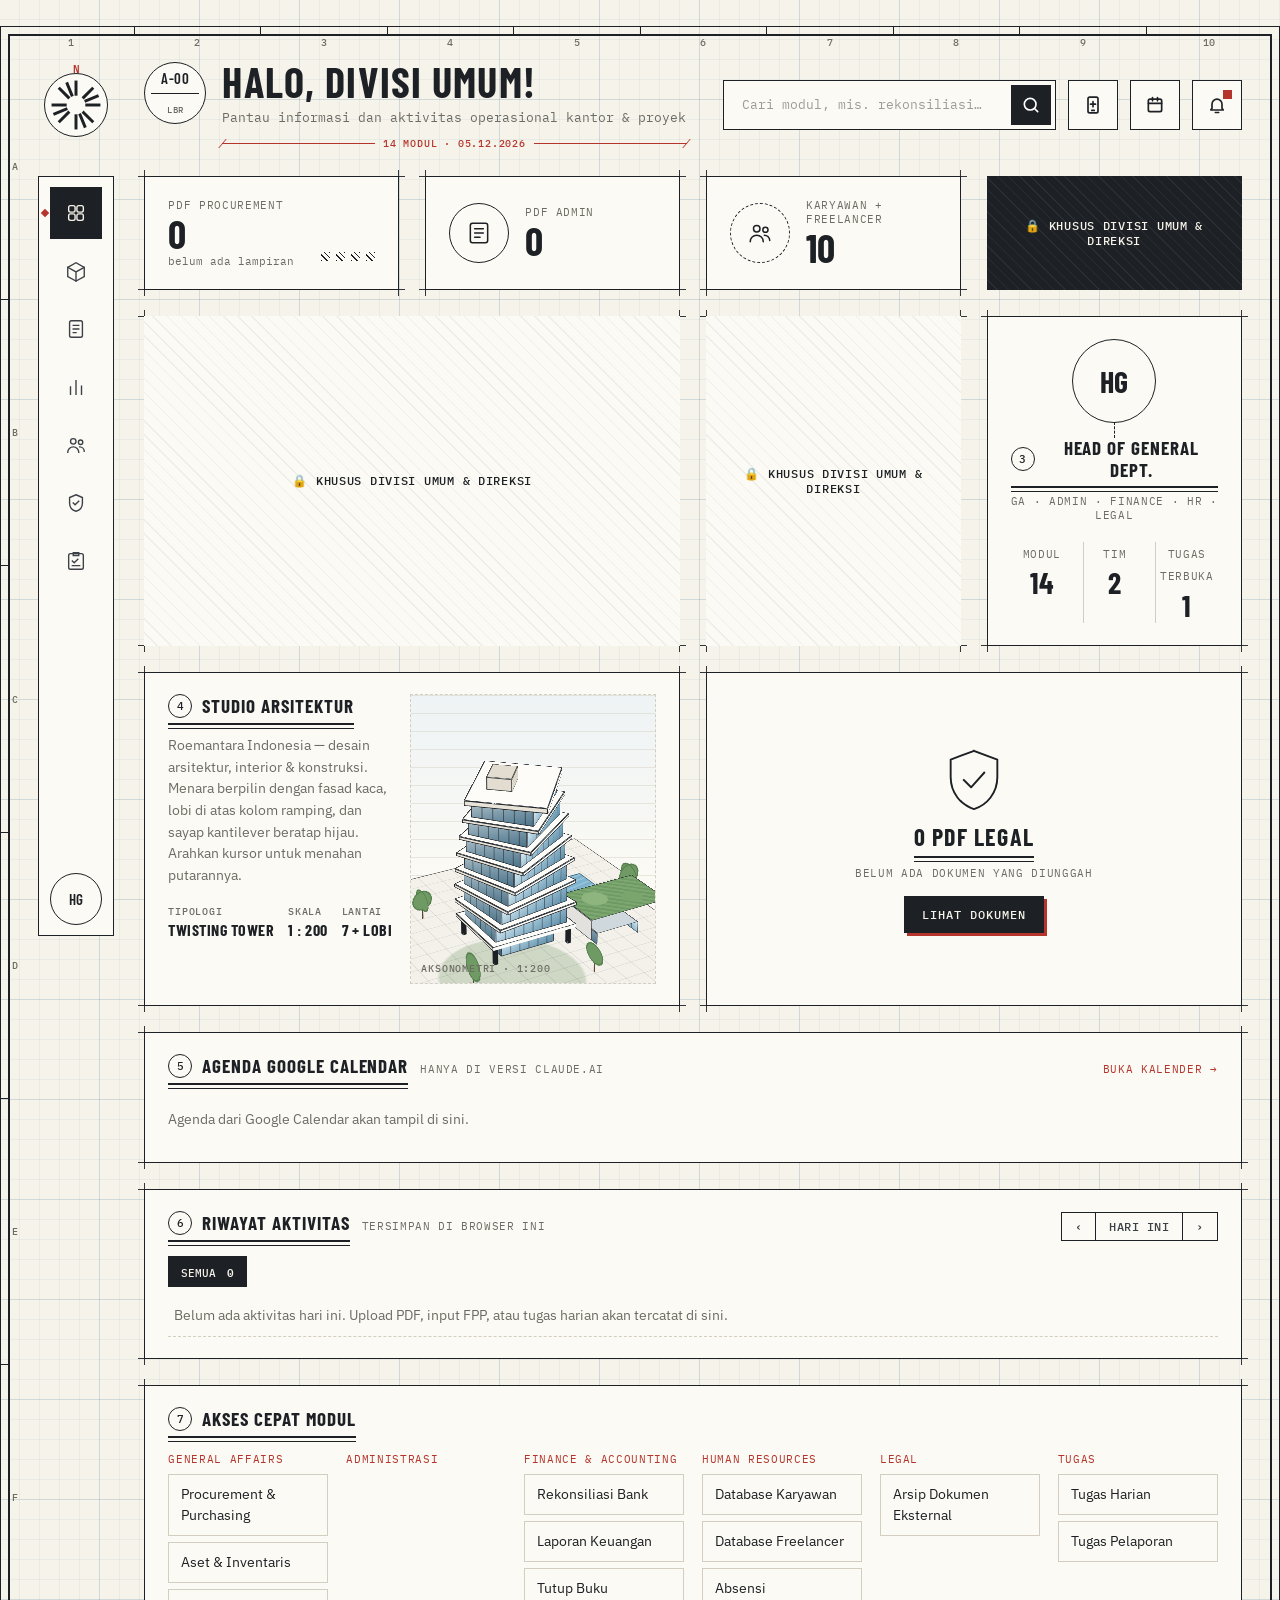
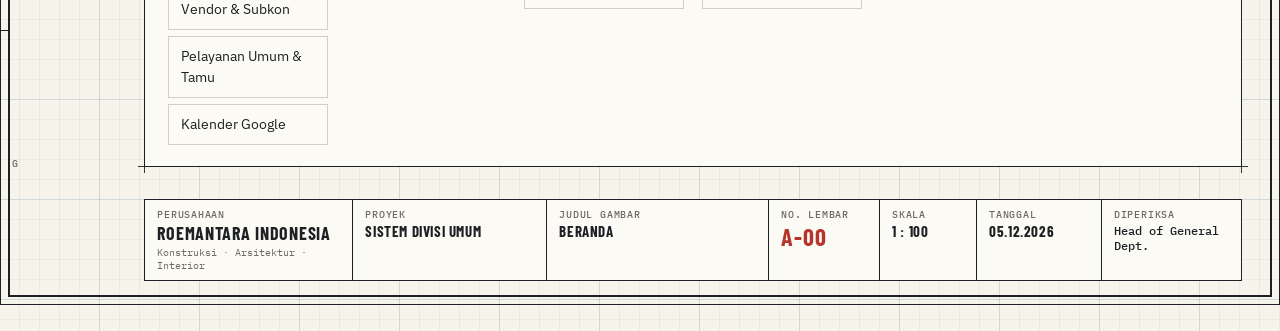
<file: sage.html>
<!doctype html>
<html lang="id">
<head>
  <meta charset="utf-8">
  <meta name="viewport" content="width=device-width, initial-scale=1, viewport-fit=cover">
  <title>Divisi Umum — Roemantara</title>
  <meta name="description" content="Webapp Divisi Umum Roemantara Indonesia dengan tampilan Gambar Kerja arsitek: General Affairs, Administrasi, Finance & Accounting, Human Resources, dan Legal.">
  <link rel="icon" href="assets/icons/favicon-32.png" sizes="32x32" type="image/png">
  <link rel="icon" href="assets/icons/icon-192.png" sizes="192x192" type="image/png">
  <link rel="apple-touch-icon" href="assets/icons/apple-touch-icon.png">
  <link rel="manifest" href="manifest.webmanifest">
  <meta name="apple-mobile-web-app-title" content="Roemantara">
  <meta name="apple-mobile-web-app-capable" content="yes">
  <meta name="mobile-web-app-capable" content="yes">
  <meta name="theme-color" content="#135b46">
  <link rel="preconnect" href="https://fonts.googleapis.com">
  <link rel="preconnect" href="https://fonts.gstatic.com" crossorigin>
  <link href="https://fonts.googleapis.com/css2?family=Barlow+Condensed:wght@500;600;700&family=IBM+Plex+Mono:wght@400;500&family=IBM+Plex+Sans:wght@400;500;600&display=swap" rel="stylesheet">
  <link rel="stylesheet" href="assets/css/style.css">
  <link rel="stylesheet" href="assets/css/sage.css">
  <link rel="stylesheet" href="assets/css/kerja.css">
</head>
<body data-skin="sage" data-look="kerja">
  <div class="cad" id="cad" aria-hidden="true">
    <div class="cad__h"></div><div class="cad__v"></div>
    <div class="cad__box"></div>
    <div class="cad__coord mono" id="cadCoord">X 0000 · Y 0000</div>
  </div>
  <div class="app">
    <div class="gk-frame" aria-hidden="true">
      <div class="gk-ax gk-ax--x"><span data-l="1" style="--k:1"></span><span data-l="2" style="--k:2"></span><span data-l="3" style="--k:3"></span><span data-l="4" style="--k:4"></span><span data-l="5" style="--k:5"></span><span data-l="6" style="--k:6"></span><span data-l="7" style="--k:7"></span><span data-l="8" style="--k:8"></span><span data-l="9" style="--k:9"></span><span data-l="10" style="--k:10"></span></div>
      <div class="gk-ax gk-ax--y"><span data-l="A" style="--k:0"></span><span data-l="B" style="--k:1"></span><span data-l="C" style="--k:2"></span><span data-l="D" style="--k:3"></span><span data-l="E" style="--k:4"></span><span data-l="F" style="--k:5"></span><span data-l="G" style="--k:6"></span></div>
    </div>
    <a class="s-logo" href="#home" aria-label="Beranda Divisi Umum">
      <svg viewBox="0 0 40 40" aria-hidden="true"><g>
        <line x1="20" y1="3" x2="20" y2="12"/><line x1="20" y1="28" x2="20" y2="37"/><line x1="3" y1="20" x2="12" y2="20"/><line x1="28" y1="20" x2="37" y2="20"/>
        <line x1="8" y1="8" x2="14.3" y2="14.3"/><line x1="25.7" y1="25.7" x2="32" y2="32"/><line x1="32" y1="8" x2="25.7" y2="14.3"/><line x1="14.3" y1="25.7" x2="8" y2="32"/>
        <line x1="13.5" y1="4.3" x2="16.9" y2="12.6"/><line x1="23.1" y1="27.4" x2="26.5" y2="35.7"/><line x1="35.7" y1="13.5" x2="27.4" y2="16.9"/><line x1="12.6" y1="23.1" x2="4.3" y2="26.5"/>
      </g></svg>
    </a>

    <header class="s-top">
      <div class="s-greet">
        <span class="gk-code" id="gkCode" aria-hidden="true"><b>A-00</b><small>LBR</small></span>
        <h1 id="viewTitle">Halo, Divisi Umum!</h1>
        <p id="viewLead">Pantau informasi dan aktivitas operasional kantor &amp; proyek</p>
        <div class="gk-dim" id="gkDim" aria-hidden="true"><i></i><span id="gkDimTxt">16 MODUL</span><i></i></div>
      </div>
      <div class="s-tools">
        <div class="s-search" role="search">
          <input type="search" id="sSearch" placeholder="Cari modul, mis. rekonsiliasi…" aria-label="Cari modul" autocomplete="off" aria-controls="sResults">
          <span class="s-search__btn" aria-hidden="true"><svg viewBox="0 0 24 24"><circle cx="11" cy="11" r="7"/><path d="m20 20-3.5-3.5"/></svg></span>
          <ul class="s-pop s-results" id="sResults" hidden></ul>
        </div>
        <a class="s-ic" id="sPasang" href="https://thoriqz.github.io/Demo-motion/buka.html?pasang" target="_blank" rel="noopener" aria-label="Pasang ikon Roemantara di layar utama ponsel" title="Pasang ikon Roemantara di layar utama ponsel"><svg viewBox="0 0 24 24"><rect x="6" y="2.5" width="12" height="19" rx="2"/><path d="M12 8v6M9 11h6M10.5 18.5h3"/></svg></a>
        <button class="s-ic" type="button" id="sCal" aria-label="Buka kalender"><svg viewBox="0 0 24 24"><rect x="4" y="5" width="16" height="15" rx="2"/><path d="M4 10h16M9 3v4M15 3v4"/></svg></button>
        <div class="s-notif">
          <button class="s-ic s-bell" type="button" id="sBell" aria-label="Notifikasi" aria-expanded="false" aria-controls="sNotes"><svg viewBox="0 0 24 24"><path d="M6 16V11a6 6 0 0 1 12 0v5l1.5 2h-15z"/><path d="M10 21h4"/></svg><i class="s-dot" id="sDot"></i></button>
          <div class="s-pop s-notes" id="sNotes" hidden><h4>Perlu perhatian</h4><ul id="sNoteList"></ul></div>
        </div>
      </div>
    </header>

    <nav class="s-side" aria-label="Navigasi bidang">
      <a href="#home" data-view="home" aria-label="Beranda"><svg viewBox="0 0 24 24"><rect x="4" y="4" width="7" height="7" rx="2"/><rect x="13" y="4" width="7" height="7" rx="2"/><rect x="4" y="13" width="7" height="7" rx="2"/><rect x="13" y="13" width="7" height="7" rx="2"/></svg><span>Beranda</span></a>
      <a href="#ga" data-view="ga" aria-label="General Affairs"><svg viewBox="0 0 24 24"><path d="M3 8l9-5 9 5v10l-9 5-9-5z"/><path d="M3 8l9 5 9-5M12 13v10"/></svg><span>GA</span></a>
      <a href="#adm" data-view="adm" aria-label="Administrasi"><svg viewBox="0 0 24 24"><rect x="5" y="3" width="14" height="18" rx="2"/><path d="M9 8h6M9 12h6M9 16h3"/></svg><span>Admin</span></a>
      <a href="#fin" data-view="fin" aria-label="Finance &amp; Accounting"><svg viewBox="0 0 24 24"><path d="M6 20V12M12 20V5M18 20v-9"/></svg><span>Finance</span></a>
      <a href="#hr" data-view="hr" aria-label="Human Resources"><svg viewBox="0 0 24 24"><circle cx="9" cy="8" r="3"/><path d="M3 20a6 6 0 0 1 12 0"/><circle cx="17" cy="9" r="2.4"/><path d="M16 14a5 5 0 0 1 5 5"/></svg><span>HR</span></a>
      <a href="#legal" data-view="legal" aria-label="Legal"><svg viewBox="0 0 24 24"><path d="M12 3l7 3v6c0 4.5-3 8-7 9-4-1-7-4.5-7-9V6z"/><path d="m9 12 2 2 4-4"/></svg><span>Legal</span></a>
      <a href="#tugas" data-view="tugas" aria-label="Tugas"><svg viewBox="0 0 24 24"><rect x="4" y="4" width="16" height="17" rx="2"/><path d="M9 3h6v3H9z"/><path d="m8 12 2 2 4-4M8 17h8"/></svg><span>Tugas</span></a>
      <a class="s-me" href="index.html" aria-label="Buka tampilan Blueprint" title="Buka tampilan Blueprint">HG</a>
    </nav>

    <main class="s-main" id="main">
      <!-- Beranda -->
      <section class="view s-home" id="home" data-view="home">
        <div class="hc kp" style="--i:0"><div><span class="lb">PDF procurement</span><b class="big" id="hPo">0</b><span class="lb sm" id="hPoSub"></span></div><span class="mini-bars" id="hPoBars"></span></div>
        <div class="hc kp" style="--i:1"><span class="circ"><svg viewBox="0 0 24 24"><rect x="4" y="3" width="16" height="18" rx="2"/><path d="M8 8h8M8 12h8M8 16h5"/></svg></span><div><span class="lb">PDF admin</span><b class="big" id="hLetters">0</b></div></div>
        <div class="hc kp" style="--i:2"><span class="circ sand"><svg viewBox="0 0 24 24"><circle cx="9" cy="8" r="3"/><path d="M3 20a6 6 0 0 1 12 0"/><circle cx="17" cy="9" r="2.4"/><path d="M16 14a5 5 0 0 1 5 5"/></svg></span><div><span class="lb">Karyawan + freelancer</span><b class="big" id="hPeople">0</b></div></div>
        <a class="hc kp dark" data-secure="finance" style="--i:3" href="#fin" data-tab="fin-close"><div><span class="lb">Progres tutup buku</span><b class="big" id="hClose">0%</b></div>
          <svg class="mini" viewBox="0 0 70 22" aria-hidden="true"><path class="sq" pathLength="1" d="M0 20 C 6 20, 8 2, 16 4 S 22 20, 30 16 S 40 2, 50 6 S 62 4, 70 2"/></svg></a>

        <div class="hc h-cash" data-secure="finance" style="--i:4">
          <div class="hd"><h3>Arus kas</h3><span class="ok">Surplus</span><a class="per" href="#fin" data-tab="fin-report">Lihat laporan →</a></div>
          <div class="chips2" id="hCashChips"></div>
          <svg class="wave" id="hWave" viewBox="0 0 300 90" preserveAspectRatio="none" aria-label="Grafik pemasukan bulanan Januari sampai Oktober 2026" role="img"></svg>
          <div class="wave-x" id="hWaveX"></div>
        </div>
        <div class="hc h-gauge" data-secure="finance" style="--i:5">
          <h3>Realisasi anggaran</h3><span class="lb">Total realisasi proyek</span><b class="big g" id="hBudget"></b><span class="lb" id="hBudgetSub"></span>
          <svg class="gau" viewBox="0 0 100 58" aria-hidden="true">
            <defs><linearGradient id="sGau" x1="0" x2="1"><stop offset="0" stop-color="#86ad96"/><stop offset="1" stop-color="#3f6b55"/></linearGradient></defs>
            <path class="tr" d="M10 50 A40 40 0 0 1 90 50"/><path class="vl" id="hGauge" pathLength="100" d="M10 50 A40 40 0 0 1 90 50"/>
            <g id="hNeedle"><line x1="20" y1="50" x2="4" y2="50"/></g><text x="50" y="50" id="hGaugeTxt"></text>
          </svg>
        </div>
        <div class="hc h-pro" style="--i:6">
          <span class="av">HG</span><h3>Head of General Dept.</h3><span class="lb">GA · Admin · Finance · HR · Legal</span>
          <div class="st"><div><span class="lb">Modul</span><b id="hModN">16</b></div><div><span class="lb">Tim</span><b>2</b></div><div><span class="lb">Tugas terbuka</span><b id="hTasks">0</b></div></div>
        </div>

        <div class="hc h-stack" style="--i:7">
          <div><h3>Studio Arsitektur</h3><p>Roemantara Indonesia — desain arsitektur, interior &amp; konstruksi. Menara berpilin dengan fasad kaca, lobi di atas kolom ramping, dan sayap kantilever beratap hijau. Arahkan kursor untuk menahan putarannya.</p>
            <dl class="b3d__spec"><div><dt>Tipologi</dt><dd>Twisting tower</dd></div><div><dt>Skala</dt><dd>1 : 200</dd></div><div><dt>Lantai</dt><dd>7 + lobi</dd></div></dl></div>
          <div class="b3d" id="hIso" aria-hidden="true"></div>
        </div>
        <div class="hc h-sec" style="--i:9">
          <svg viewBox="0 0 48 48" aria-hidden="true"><path pathLength="1" d="M24 4 L40 10 V22 C40 33 33 41 24 44 C15 41 8 33 8 22 V10 Z"/><path pathLength="1" d="M17 24 l5 5 l9 -10" style="--k:1"/></svg>
          <h3 id="hSecTitle">Arsip legal</h3><span class="lb" id="hSecSub"></span><a class="btn-s" href="#legal">Lihat dokumen</a>
        </div>

        <div class="hc h-cal" style="--i:10">
          <div class="hd"><h3>Agenda Google Calendar</h3><span class="lb" id="hCalState"></span><a class="per" href="#ga" data-tab="ga-cal">Buka kalender →</a></div>
          <ul class="h-cal__list" id="hCal"></ul>
        </div>
        <div class="hc h-log" style="--i:11">
          <div class="hd"><h3>Riwayat aktivitas</h3><span class="lb" id="hLogState"></span>
            <div class="tabs h-log__nav" role="group" aria-label="Pindah hari">
              <button type="button" data-lognav="-1" aria-label="Hari sebelumnya">‹</button>
              <button type="button" data-lognav="0" id="hLogDay">Hari ini</button>
              <button type="button" data-lognav="1" aria-label="Hari berikutnya">›</button>
            </div>
          </div>
          <div class="h-log__chips" id="hLogChips" role="group" aria-label="Filter bidang"></div>
          <ol class="h-log__list" id="hLog"></ol>
        </div>
        <div class="hc h-mods" style="--i:12"><h3>Akses cepat modul</h3><div class="modgrid" id="hMods"></div></div>
      </section>

<!-- GENERAL AFFAIRS -->
    <section class="view" hidden id="ga" data-floor="1">
      <header class="view-head" hidden><h2>General Affairs</h2><p>Pengadaan, aset, vendor &amp; subkon, layanan kantor, layanan klien, dan jadwal kegiatan.</p></header>
      <div class="modtabs" role="tablist" aria-label="Modul General Affairs">
        <button role="tab" data-panel="ga-proc"><span class="mono">01</span>Procurement &amp; Purchasing</button>
        <button role="tab" data-panel="ga-asset"><span class="mono">02</span>Aset &amp; Inventaris</button>
        <button role="tab" data-panel="ga-vendor"><span class="mono">03</span>Vendor &amp; Subkon</button>
        <button role="tab" data-panel="ga-meet"><span class="mono">04</span>Pelayanan Umum &amp; Tamu</button>
        <button role="tab" data-panel="ga-cal"><span class="mono">05</span>Kalender Google</button>
      </div>

      <div class="modpanel" id="ga-proc" role="tabpanel">
        <div class="fpp" id="fppApp"></div>
        <div class="doclib" data-area="procurement" data-label="Procurement" data-kinds="FPP|PR / Permintaan|Penawaran Vendor|PO / Purchase Order|Invoice / Tagihan|Surat Jalan / BAST|Lainnya"></div>
      </div>

      <div class="modpanel" id="ga-asset" role="tabpanel" hidden>
        <div class="stat-row" id="invStats"></div>
        <div class="grid grid--2-1">
          <article class="panel">
            <div class="panel__head">
              <h3 class="panel__title mono">Daftar aset</h3>
              <div class="toolbar">
                <select id="invCat" class="select" aria-label="Filter kategori"><option value="all">Semua kategori</option></select>
                <input class="search" type="search" id="invSearch" placeholder="Cari kode atau nama aset…" aria-label="Cari aset">
              </div>
            </div>
            <div class="chips chips--wrap" id="invChips" role="group" aria-label="Filter kelompok aset"></div>
            <div class="table-wrap"><table class="table">
              <thead><tr><th>Kode</th><th>Nama Aset</th><th>Kategori</th><th class="num">Jumlah</th><th>Kondisi</th><th>Lokasi</th><th>Perawatan</th></tr></thead>
              <tbody id="invBody"></tbody>
            </table></div>
            <p class="note mono" id="invNote"></p>
          </article>
          <article class="panel">
            <h3 class="panel__title mono">Perawatan terdekat</h3>
            <div id="invDue"></div>
            <h3 class="panel__title mono panel__title--sub">Kelengkapan data</h3>
            <div class="bars" id="invGaps"></div>
            <h3 class="panel__title mono panel__title--sub">Sumber data</h3>
            <p class="note" id="invSource"></p>
          </article>
        </div>
      </div>

      <div class="modpanel" id="ga-vendor" role="tabpanel" hidden>
        <div class="stat-row" id="vendorStats"></div>
        <article class="panel panel--wide">
          <div class="panel__head">
            <h3 class="panel__title mono">Direktori vendor &amp; subkontraktor</h3>
            <div class="tabs" role="group" id="vendorGroup" aria-label="Kelompok mitra">
              <button type="button" aria-pressed="true" data-group="vendor">Vendor Material</button>
              <button type="button" aria-pressed="false" data-group="subkon">Subkontraktor</button>
            </div>
          </div>
          <div class="vendor-tools">
            <div class="chips chips--wrap" id="vendorChips" role="group" aria-label="Filter jenis vendor"></div>
            <div class="toolbar">
              <select id="vendorLoc" class="select" aria-label="Filter lokasi"><option value="all">Semua lokasi</option></select>
              <input class="search" type="search" id="vendorSearch" placeholder="Cari nama, nomor, lokasi…" aria-label="Cari vendor">
            </div>
          </div>
          <div class="table-wrap"><table class="table">
            <thead><tr><th>No.</th><th>Nama Vendor</th><th>Jenis</th><th>Kontak</th><th>Lokasi</th><th></th></tr></thead>
            <tbody id="vendorBody"></tbody>
          </table></div>
          <p class="note mono" id="vendorNote"></p>
        </article>
        <article class="panel panel--wide" id="hargaApp"></article>
      </div>

      <div class="modpanel" id="ga-meet" role="tabpanel" hidden><div id="meetApp"></div></div>

      <div class="modpanel" id="ga-cal" role="tabpanel" hidden></div>
    </section>

    <!-- ADMINISTRASI -->
    <section class="view" hidden id="adm" data-floor="2">
      <header class="view-head" hidden><h2>Administrasi</h2><p>Arsip dokumen administrasi dalam bentuk PDF per kategori: SPK, SPH, Invoice, Berita Acara, surat masuk/keluar, company profile, portofolio, dan notulen.</p></header>
      <div class="doclib" data-area="admin" data-label="Admin" data-kinds="SPK|SPH|Invoice|Berita Acara|Surat Masuk|Surat Keluar|Company Profile|Portofolio|Notulen Rapat|Memo &amp; Arsip Internal|Lainnya"></div>
    </section>

    <!-- FINANCE -->
    <section class="view" hidden id="fin" data-floor="3">
      <header class="view-head" hidden><h2>Finance &amp; Accounting</h2><p>Rekonsiliasi bank, laporan keuangan harian/mingguan/bulanan, dan proses tutup buku.</p></header>
      <div class="modtabs" role="tablist" aria-label="Modul Finance">
        <button role="tab" data-panel="fin-recon"><span class="mono">01</span>Rekonsiliasi Bank</button>
        <button role="tab" data-panel="fin-report"><span class="mono">02</span>Laporan Keuangan</button>
        <button role="tab" data-panel="fin-close"><span class="mono">03</span>Tutup Buku</button>
      </div>

      <div class="modpanel" id="fin-recon" role="tabpanel">
        <article class="panel panel--wide">
          <div class="panel__head">
            <h3 class="panel__title mono">Rekonsiliasi · Oktober 2026</h3>
            <div class="tabs" role="group" id="bankTabs" aria-label="Pilih rekening"></div>
          </div>
          <div class="stat-row stat-row--3" id="reconStats"></div>
          <div class="table-wrap"><table class="table">
            <thead><tr><th>Tgl</th><th>Keterangan</th><th class="num">Mutasi Bank</th><th class="num">Catatan Buku</th><th>Status</th><th></th></tr></thead>
            <tbody id="reconBody"></tbody>
          </table></div>
        </article>
      </div>

      <div class="modpanel" id="fin-report" role="tabpanel" hidden>
        <div class="panel__head panel__head--bare">
          <div class="tabs" role="group" id="periodTabs" aria-label="Periode laporan"></div>
          <span class="note mono" id="periodNote"></span>
        </div>
        <div class="stat-row stat-row--3" id="reportStats"></div>
        <article class="panel panel--wide">
          <div class="panel__head">
            <h3 class="panel__title mono">Arus kas <span id="chartPeriod"></span> (juta Rp)</h3>
            <div class="legend mono"><span class="lg lg--in"></span>Masuk <span class="lg lg--out"></span>Keluar</div>
          </div>
          <div class="chart" id="cashChart"></div>
        </article>
        <article class="panel panel--wide" id="budgetPanel">
          <h3 class="panel__title mono">Anggaran (RAB) vs realisasi proyek</h3>
          <div class="budget" id="budget"></div>
        </article>
      </div>

      <div class="modpanel" id="fin-close" role="tabpanel" hidden>
        <div class="grid grid--2-1">
          <article class="panel">
            <h3 class="panel__title mono">Daftar periksa tutup buku · <span id="closePeriod"></span></h3>
            <ul class="checklist checklist--pic" id="closeList"></ul>
          </article>
          <article class="panel">
            <h3 class="panel__title mono">Status periode</h3>
            <div id="closeStatus"></div>
            <h3 class="panel__title mono panel__title--sub">Riwayat tutup buku</h3>
            <ol class="timeline" id="closeHistory"></ol>
          </article>
        </div>
      </div>
    </section>

    <!-- HR -->
    <section class="view" hidden id="hr" data-floor="4">
      <header class="view-head" hidden><h2>Human Resources</h2><p>Database karyawan, database freelancer, dan absensi harian kantor maupun lapangan.</p></header>
      <div class="modtabs" role="tablist" aria-label="Modul Human Resources">
        <button role="tab" data-panel="hr-emp"><span class="mono">01</span>Database Karyawan</button>
        <button role="tab" data-panel="hr-free"><span class="mono">02</span>Database Freelancer</button>
        <button role="tab" data-panel="hr-att"><span class="mono">03</span>Absensi</button>
      </div>

      <div class="modpanel" id="hr-emp" role="tabpanel">
        <div class="stat-row" id="empStats"></div>
        <article class="panel panel--wide">
          <div class="panel__head">
            <h3 class="panel__title mono">Data karyawan</h3>
            <div class="toolbar">
              <select id="empDiv" class="select" aria-label="Filter jenis kelamin"><option value="all">Semua jenis kelamin</option></select>
              <input class="search" type="search" id="empSearch" placeholder="Cari nama, posisi, email…" aria-label="Cari karyawan">
            </div>
          </div>
          <div class="table-wrap"><table class="table">
            <thead><tr><th>Nama</th><th>Jenis Kelamin</th><th>Usia</th><th>Nomor HP</th><th>Posisi Kerja</th><th>Email</th></tr></thead>
            <tbody id="empBody"></tbody>
          </table></div>
          <p class="note mono" id="empNote"></p>
        </article>
      </div>

      <div class="modpanel" id="hr-free" role="tabpanel" hidden>
        <div class="stat-row" id="freeStats"></div>
        <article class="panel panel--wide">
          <div class="panel__head">
            <h3 class="panel__title mono">Direktori freelancer</h3>
            <input class="search" type="search" id="freeSearch" placeholder="Cari nama, posisi, nomor…" aria-label="Cari freelancer">
          </div>
          <div class="chips chips--wrap" id="freeChips" role="group" aria-label="Filter posisi"></div>
          <div class="table-wrap"><table class="table">
            <thead><tr><th>No.</th><th>Nama Freelancer</th><th>Posisi</th><th>Kontak</th><th></th></tr></thead>
            <tbody id="freeBody"></tbody>
          </table></div>
          <p class="note mono" id="freeNote"></p>
        </article>
      </div>

      <div class="modpanel" id="hr-att" role="tabpanel" hidden>
        <article class="panel att-live">
          <div class="att-live__head">
            <h3 class="panel__title mono">Absensi · live</h3>
            <div class="att-live__actions">
              <span class="att-live__stamp mono" id="attStamp">Memuat…</span>
              <button class="btn btn--ghost" type="button" id="attReload">Muat ulang</button>
              <a class="btn" id="attOpen" target="_blank" rel="noopener">Buka di tab baru ↗</a>
            </div>
          </div>
          <div class="att-live__frame">
            <iframe id="attFrame" title="Dashboard Absensi"></iframe>
          </div>
          <p class="note mono">Data langsung dari Google Apps Script absensi. Otomatis mengikuti data aslinya, dimuat ulang tiap 5 menit. Jika tidak tampil, klik “Buka di tab baru”.</p>
        </article>
      </div>
    </section>

    <!-- LEGAL -->
    <section class="view" hidden id="legal" data-floor="5">
      <header class="view-head" hidden><h2>Legal</h2><p>Arsip seluruh dokumen eksternal dalam bentuk PDF: perizinan, kontrak, akta, asuransi, dan sertifikat.</p></header>
      <div class="doclib" data-area="legal" data-label="Legal" data-kinds="Perizinan|Kontrak Klien|Kontrak Vendor &amp; Subkon|Akta &amp; Legalitas|Asuransi &amp; Jaminan|Sertifikat|Lainnya"></div>
    </section>
        <!-- TUGAS -->
      <section class="view" hidden id="tugas" data-view="tugas">
        <header class="view-head" hidden><h2>Tugas</h2><p>Checklist tugas harian (tugas umum di luar bidang atau terhubung ke tugas pelaporan), serta 15 tugas pelaporan per periode (mingguan Sabtu &amp; bulanan tanggal 25).</p></header>
        <div class="modtabs" role="tablist" aria-label="Modul Tugas">
          <button role="tab" data-panel="tg-daily"><span class="mono">01</span>Tugas Harian</button>
          <button role="tab" data-panel="tg-umum"><span class="mono">02</span>Tugas Pelaporan</button>
        </div>
        <div class="modpanel" id="tg-daily" role="tabpanel"><div id="harianApp"></div></div>
        <div class="modpanel" id="tg-umum" role="tabpanel" hidden><div id="tugasApp"></div></div>
      </section>
    </main>

    <footer class="gk-kop" aria-label="Kop gambar">
      <div class="gk-firm"><small>Perusahaan</small><b>Roemantara Indonesia</b><span>Konstruksi · Arsitektur · Interior</span></div>
      <div><small>Proyek</small><b>Sistem Divisi Umum</b></div>
      <div><small>Judul gambar</small><b id="gkKopTitle">Beranda</b></div>
      <div class="gk-no"><small>No. lembar</small><b id="gkKopNo">A-00</b></div>
      <div><small>Skala</small><b>1 : 100</b></div>
      <div><small>Tanggal</small><b id="gkKopDate">—</b></div>
      <div class="gk-sign"><small>Diperiksa</small><b>Head of General Dept.</b></div>
    </footer>
  </div>

  <div class="toast" id="toast" role="status" aria-live="polite"></div>

  <script src="assets/js/data.js"></script>
  <script src="assets/js/inventaris.js"></script>
  <script src="assets/js/tugas-data.js"></script>
  <script src="assets/js/harga-data.js"></script>
  <script src="assets/js/harga.js"></script>
  <script src="assets/js/harga-upload.js"></script>
  <script src="assets/js/store.js"></script>
  <script src="assets/js/app.js"></script>
  <script src="assets/js/pin.js"></script>
  <script src="assets/js/docs.js"></script>
  <script src="assets/js/gcal.js"></script>
  <script src="assets/js/meet.js"></script>
  <script src="assets/js/fpp-logo.js"></script>
  <script src="assets/js/fpp-pdf.js"></script>
  <script src="assets/js/fpp.js"></script>
  <script src="assets/js/tugas.js"></script>
  <script src="assets/js/harian.js"></script>
  <script src="assets/js/sage.js"></script>
  <script src="assets/js/kerja.js"></script>
</body>
</html>
</file>
<file: assets/css/style.css>
/* =========================================================
   Divisi Umum — Roemantara Indonesia
   Tema: gambar kerja / blueprint konstruksi arsitektur
   ========================================================= */

:root {
  --bg: #0a2342;
  --bg-2: #0e2d52;
  --panel: rgba(14, 45, 82, 0.72);
  --grid: rgba(150, 195, 255, 0.07);
  --grid-major: rgba(150, 195, 255, 0.13);
  --line: #bcd8ff;
  --line-soft: rgba(188, 216, 255, 0.28);
  --ink: #eaf2ff;
  --muted: #8eaed6;
  --accent: #f5b301;          /* kuning safety */
  --accent-ink: #1a1300;
  --accent-2: #ff7a3d;        /* oranye konstruksi */
  --ok: #3ddc97;
  --warn: #f5b301;
  --danger: #ff5d5d;
  --shadow: 0 10px 40px rgba(0, 0, 0, 0.35);

  --f-head: "Barlow Condensed", "Arial Narrow", sans-serif;
  --f-body: "IBM Plex Sans", system-ui, sans-serif;
  --f-mono: "IBM Plex Mono", ui-monospace, monospace;

  --ease: cubic-bezier(.2, .8, .2, 1);
  --gutter: clamp(16px, 4vw, 48px);
  color-scheme: dark;
}

/* Tema kertas kalkir (terang) */
:root[data-theme="light"] {
  --bg: #f3efe6;
  --bg-2: #ebe5d8;
  --panel: rgba(255, 253, 248, 0.82);
  --grid: rgba(29, 53, 87, 0.06);
  --grid-major: rgba(29, 53, 87, 0.11);
  --line: #1d3557;
  --line-soft: rgba(29, 53, 87, 0.25);
  --ink: #16243a;
  --muted: #5a6a80;
  --accent: #d48806;
  --accent-ink: #fff;
  --accent-2: #d9541c;
  --ok: #1f9d6a;
  --warn: #c98200;
  --danger: #d33c3c;
  --shadow: 0 10px 30px rgba(29, 53, 87, 0.12);
  color-scheme: light;
}

*, *::before, *::after { box-sizing: border-box; }
html { scroll-behavior: smooth; scroll-padding-top: 84px; }
body {
  margin: 0;
  font-family: var(--f-body);
  color: var(--ink);
  background-color: var(--bg);
  background-image:
    linear-gradient(var(--grid-major) 1px, transparent 1px),
    linear-gradient(90deg, var(--grid-major) 1px, transparent 1px),
    linear-gradient(var(--grid) 1px, transparent 1px),
    linear-gradient(90deg, var(--grid) 1px, transparent 1px);
  background-size: 100px 100px, 100px 100px, 20px 20px, 20px 20px;
  background-attachment: fixed;
  line-height: 1.55;
  overflow-x: hidden;
  transition: background-color .5s var(--ease), color .5s var(--ease);
}
body.is-loading { overflow: hidden; }
.mono { font-family: var(--f-mono); letter-spacing: .04em; }
a { color: inherit; }
h1, h2, h3 { font-family: var(--f-head); font-weight: 700; letter-spacing: .01em; margin: 0; }
::selection { background: var(--accent); color: var(--accent-ink); }

/* ---------------- LOADER ---------------- */
.loader {
  position: fixed; inset: 0; z-index: 100;
  display: grid; place-items: center; align-content: center; gap: 20px;
  background: var(--bg);
  transition: opacity .6s var(--ease), visibility .6s;
}
.loader.is-done { opacity: 0; visibility: hidden; }
.loader__svg { width: 180px; fill: none; stroke: var(--line); stroke-width: 1.5; }
.loader__svg > * { stroke-dasharray: 1; stroke-dashoffset: 1; animation: draw 1.1s var(--ease) forwards; }
.loader__svg > *:nth-child(2) { animation-delay: .25s; }
.loader__svg > *:nth-child(3) { animation-delay: .4s; }
.loader__svg > *:nth-child(4) { animation-delay: .55s; }
.loader__svg > *:nth-child(5) { animation-delay: .7s; stroke: var(--accent); }
.loader__svg > *:nth-child(6) { animation-delay: .85s; }
.loader__text { display: flex; gap: 16px; font-size: 12px; color: var(--muted); }
.loader__pct { color: var(--accent); }
@keyframes draw { to { stroke-dashoffset: 0; } }

/* ---------------- KURSOR CAD ---------------- */
.cad { position: fixed; inset: 0; pointer-events: none; z-index: 90; opacity: 0; transition: opacity .3s; }
.cad.is-on { opacity: 1; }
.cad__h, .cad__v { position: absolute; background: var(--line-soft); }
.cad__h { left: 0; right: 0; height: 1px; top: 0; }
.cad__v { top: 0; bottom: 0; width: 1px; left: 0; }
.cad__box {
  position: absolute; width: 14px; height: 14px; margin: -7px 0 0 -7px;
  border: 1px solid var(--accent); left: 0; top: 0;
  transition: width .2s, height .2s, margin .2s;
}
.cad.is-hover .cad__box { width: 28px; height: 28px; margin: -14px 0 0 -14px; }
.cad__coord {
  position: absolute; left: 0; top: 0; font-size: 10px; color: var(--accent);
  transform: translate(14px, 12px); white-space: nowrap;
}
@media (pointer: fine) { body.has-cad, body.has-cad a, body.has-cad button, body.has-cad .floor { cursor: crosshair; } }

/* ---------------- TOPBAR ---------------- */
.topbar {
  position: sticky; top: 0; z-index: 50;
  display: flex; align-items: center; gap: 20px;
  padding: 12px var(--gutter);
  background: color-mix(in srgb, var(--bg) 82%, transparent);
  backdrop-filter: blur(10px);
  border-bottom: 1px solid var(--line-soft);
}
.brand { display: flex; align-items: center; gap: 10px; text-decoration: none; }
.brand__mark { width: 34px; height: 34px; fill: none; stroke: var(--accent); stroke-width: 2; }
.brand__text { display: grid; line-height: 1.05; }
.brand__text strong { font-family: var(--f-head); font-size: 20px; letter-spacing: .12em; }
.brand__text small { font-size: 10px; color: var(--muted); }
.nav { display: flex; gap: 4px; margin-left: auto; }
.nav a {
  position: relative; padding: 8px 12px; font-size: 14px; text-decoration: none;
  color: var(--muted); border: 1px solid transparent; transition: color .25s, border-color .25s;
}
.nav a span { font-size: 10px; margin-right: 4px; color: var(--accent); }
.nav a:hover, .nav a.is-hover, .nav a.is-active { color: var(--ink); border-color: var(--line-soft); }
.nav a.is-active::after {
  content: ""; position: absolute; left: -1px; right: -1px; bottom: -1px; height: 2px; background: var(--accent);
}
.theme-toggle {
  display: flex; align-items: center; gap: 8px; padding: 8px 12px; font-size: 11px;
  background: transparent; color: var(--ink); border: 1px solid var(--line-soft); cursor: pointer;
}
.theme-toggle__dot { width: 10px; height: 10px; border: 1px solid var(--accent); background: var(--accent); transition: background .3s; }
:root[data-theme="light"] .theme-toggle__dot { background: transparent; }

/* ---------------- ELEVATOR (indikator scroll) ---------------- */
.elevator {
  position: fixed; right: 14px; top: 50%; transform: translateY(-50%); z-index: 40;
  display: flex; flex-direction: column; align-items: center; gap: 8px;
}
.elevator__track { width: 6px; height: 180px; border: 1px solid var(--line-soft); position: relative; }
.elevator__car { position: absolute; left: -4px; right: -4px; height: 18px; bottom: 0; background: var(--accent); transition: bottom .15s linear; }
.elevator__label { font-size: 10px; color: var(--muted); writing-mode: vertical-rl; }

/* ---------------- BUTTON & UMUM ---------------- */
.btn {
  display: inline-flex; align-items: center; gap: 8px; padding: 12px 20px;
  font-family: var(--f-mono); font-size: 13px; letter-spacing: .05em; text-decoration: none;
  border: 1px solid var(--accent); cursor: pointer; position: relative; overflow: hidden; isolation: isolate;
  transition: color .3s var(--ease);
}
.btn--solid { background: var(--accent); color: var(--accent-ink); }
.btn--ghost { background: transparent; color: var(--ink); }
.btn::before {
  content: ""; position: absolute; inset: 0; background: var(--ink); transform: translateX(-101%);
  transition: transform .4s var(--ease); z-index: -1;
}
.btn:hover::before { transform: translateX(0); }
.btn:hover { color: var(--bg); }
.eyebrow { margin: 0 0 12px; font-size: 11px; color: var(--accent); }

/* ---------------- HERO ---------------- */
.hero {
  min-height: calc(100vh - 64px);
  display: grid; grid-template-columns: 1fr 1.1fr; gap: 40px; align-items: center;
  padding: 40px var(--gutter) 60px;
}
.hero__title { font-size: clamp(44px, 7vw, 96px); line-height: .95; text-transform: uppercase; margin-bottom: 24px; }
.hero__title .line { display: block; overflow: hidden; }
.hero__title .line > span { display: inline-block; transform: translateY(105%); transition: transform 1s var(--ease); }
.is-ready .hero__title .line > span { transform: none; }
.is-ready .hero__title .line:nth-child(2) > span { transition-delay: .12s; }
.is-ready .hero__title .line:nth-child(3) > span { transition-delay: .24s; }
.accent { color: var(--accent); }
.hero__lead { max-width: 52ch; color: var(--muted); font-size: 17px; margin: 0 0 28px; }
.hero__cta { display: flex; gap: 12px; flex-wrap: wrap; }
.hero__copy > *:not(h1) { opacity: 0; transform: translateY(16px); transition: opacity .8s var(--ease) .5s, transform .8s var(--ease) .5s; }
.is-ready .hero__copy > *:not(h1) { opacity: 1; transform: none; }
.hero__hint { font-size: 11px; color: var(--muted); text-align: center; margin: 8px 0 0; }

/* gedung SVG */
.building { width: 100%; height: auto; overflow: visible; }
.building * { vector-effect: non-scaling-stroke; }
.building line, .building rect, .building polyline, .building path, .building circle { fill: none; stroke: var(--line); stroke-width: 1.4; }
.building .draw { stroke-dasharray: 1; stroke-dashoffset: 1; }
.is-ready .building .draw { animation: draw 1.6s var(--ease) forwards; }
.is-ready .crane .draw { animation-delay: .1s; }
.is-ready .floor:nth-child(5) .draw { animation-delay: .3s; }
.is-ready .floor:nth-child(4) .draw { animation-delay: .5s; }
.is-ready .floor:nth-child(3) .draw { animation-delay: .7s; }
.is-ready .floor:nth-child(2) .draw { animation-delay: .9s; }
.is-ready .floor:nth-child(1) .draw { animation-delay: 1.1s; }
.is-ready .floors > polyline.draw { animation-delay: 1.3s; }
.is-ready .dim .draw { animation-delay: 1.5s; }
.hatch line { stroke: var(--line-soft); }
.building .win rect { stroke: var(--line-soft); opacity: 0; transition: opacity .6s, fill .3s, stroke .3s; }
.is-ready .building .win rect { opacity: 1; transition-delay: 1.8s; }
.building .door { stroke: var(--accent); opacity: 0; transition: opacity .6s 2s; }
.is-ready .building .door { opacity: 1; }
.floor { cursor: pointer; outline: none; }
.floor__body { transition: fill .3s, stroke .3s; }
.floor:hover .floor__body, .floor:focus-visible .floor__body, .floor.is-hot .floor__body {
  fill: color-mix(in srgb, var(--accent) 14%, transparent); stroke: var(--accent);
}
.floor:hover .win rect, .floor:focus-visible .win rect, .floor.is-hot .win rect { fill: color-mix(in srgb, var(--accent) 55%, transparent); stroke: var(--accent); }
.labels { font-size: 11px; }
.labels text { fill: var(--muted); stroke: none; transition: fill .3s; }
.labels .lbl__name { fill: var(--ink); font-size: 12px; font-weight: 500; }
.labels .lbl line, .labels .lbl circle { stroke: var(--line-soft); transition: stroke .3s; }
.labels .lbl { opacity: 0; transform: translateX(-8px); transition: opacity .6s var(--ease), transform .6s var(--ease); }
.is-ready .labels .lbl { opacity: 1; transform: none; }
.is-ready .labels .lbl[data-floor="5"] { transition-delay: 1.9s; }
.is-ready .labels .lbl[data-floor="4"] { transition-delay: 2.0s; }
.is-ready .labels .lbl[data-floor="3"] { transition-delay: 2.1s; }
.is-ready .labels .lbl[data-floor="2"] { transition-delay: 2.2s; }
.is-ready .labels .lbl[data-floor="1"] { transition-delay: 2.3s; }
.labels .lbl.is-hot text { fill: var(--accent); }
.labels .lbl.is-hot line, .labels .lbl.is-hot circle { stroke: var(--accent); }
.dim { font-size: 11px; }
.dim line { stroke: var(--line-soft); }
.dim .draw { stroke: var(--line-soft); }
.dim text { fill: var(--muted); stroke: none; }
.crane__hook { transform-origin: 470px 74px; animation: swing 4s ease-in-out infinite; }
.crane__hook .cable { stroke: var(--line-soft); }
.crane__hook .hook { stroke: var(--accent); }
.crane__hook .beam { stroke: var(--accent-2); fill: color-mix(in srgb, var(--accent-2) 20%, transparent); }
.crane__hook { translate: var(--trolley, 0px) 0; transition: translate 1.2s var(--ease); }
@keyframes swing { 0%, 100% { rotate: -2.5deg; } 50% { rotate: 2.5deg; } }

/* ---------------- SECTION ---------------- */
.section { padding: 100px var(--gutter); max-width: 1320px; margin: 0 auto; position: relative; }
.sec-head { margin-bottom: 40px; max-width: 760px; }
.sec-head h2 { font-size: clamp(38px, 5vw, 64px); text-transform: uppercase; line-height: 1; }
.sec-lead { color: var(--muted); margin: 12px 0 0; font-size: 16px; }
.dimline { display: flex; align-items: center; gap: 10px; margin-top: 20px; color: var(--muted); }
.dimline span { flex: 1; height: 1px; background: var(--line-soft); position: relative; transform: scaleX(0); transition: transform 1.2s var(--ease) .2s; }
.dimline span:first-child { transform-origin: right; }
.dimline span:last-child { transform-origin: left; }
.dimline span::before { content: ""; position: absolute; top: -6px; width: 1px; height: 13px; background: var(--line-soft); }
.dimline span:first-child::before { left: 0; }
.dimline span:last-child::before { right: 0; }
.dimline em { font-style: normal; font-size: 11px; white-space: nowrap; }
.is-in .dimline span, .reveal.is-in .dimline span { transform: scaleX(1); }

.floor-sec::before {
  content: attr(data-floor);
  position: absolute; right: var(--gutter); top: 60px;
  font-family: var(--f-head); font-size: clamp(120px, 18vw, 240px); line-height: 1;
  color: transparent; -webkit-text-stroke: 1px var(--line-soft); pointer-events: none;
  opacity: .6;
}

/* reveal */
.reveal { opacity: 0; transform: translateY(30px); transition: opacity .9s var(--ease), transform .9s var(--ease); transition-delay: calc(var(--d, 0) * 120ms); }
.reveal.is-in { opacity: 1; transform: none; }

/* grid */
.grid { display: grid; gap: 20px; margin-bottom: 20px; }
.grid--3 { grid-template-columns: repeat(3, 1fr); }
.grid--2 { grid-template-columns: repeat(2, 1fr); }
.grid--2-1 { grid-template-columns: 2fr 1fr; }

/* panel = lembar gambar dengan siku sudut */
.panel {
  position: relative; padding: 22px; background: var(--panel);
  border: 1px solid var(--line-soft); backdrop-filter: blur(4px); min-width: 0;
}
.panel::before, .panel::after {
  content: ""; position: absolute; width: 14px; height: 14px; border: 2px solid var(--accent);
  transition: width .5s var(--ease), height .5s var(--ease);
}
.panel::before { top: -1px; left: -1px; border-right: 0; border-bottom: 0; }
.panel::after { bottom: -1px; right: -1px; border-left: 0; border-top: 0; }
.panel:hover::before, .panel:hover::after { width: 34px; height: 34px; }
.panel--wide { margin-bottom: 20px; }
.panel__head { display: flex; justify-content: space-between; align-items: center; gap: 12px; flex-wrap: wrap; margin-bottom: 16px; }
.panel__head .panel__title { margin: 0; }
.panel__title { font-family: var(--f-mono); font-size: 12px; font-weight: 500; color: var(--accent); margin: 0 0 16px; letter-spacing: .08em; }
.note { font-size: 11px; color: var(--muted); margin: 10px 0 0; }

/* ---------------- KPI ---------------- */
.kpi-grid { display: grid; grid-template-columns: repeat(5, 1fr); gap: 0; border: 1px solid var(--line-soft); }
.kpi {
  position: relative; padding: 26px 22px; text-decoration: none; border-right: 1px solid var(--line-soft);
  background: var(--panel); overflow: hidden; transition: background .3s;
}
.kpi:last-child { border-right: 0; }
.kpi::after { content: ""; position: absolute; left: 0; bottom: 0; height: 3px; width: 0; background: var(--accent); transition: width .6s var(--ease); }
.kpi:hover::after { width: 100%; }
.kpi:hover { background: color-mix(in srgb, var(--accent) 8%, var(--panel)); }
.kpi__floor { font-size: 10px; color: var(--accent); }
.kpi__value { font-family: var(--f-head); font-size: clamp(44px, 4.6vw, 64px); line-height: 1; margin: 10px 0 4px; display: flex; align-items: baseline; gap: 6px; }
.kpi__value small { font-family: var(--f-mono); font-size: 12px; color: var(--muted); }
.kpi__label { color: var(--muted); font-size: 14px; }

/* ---------------- GA ---------------- */
.asset { padding: 10px 0; border-bottom: 1px dashed var(--line-soft); }
.asset:last-child { border-bottom: 0; }
.asset__top { display: flex; justify-content: space-between; gap: 8px; font-size: 14px; }
.asset__top b { font-family: var(--f-mono); font-weight: 500; font-size: 12px; white-space: nowrap; }
.meter { height: 6px; background: var(--line-soft); margin-top: 8px; position: relative; overflow: hidden; }
.meter i { position: absolute; inset: 0 auto 0 0; width: 0; background: var(--ok); transition: width 1.4s var(--ease); }
.meter i.warn { background: var(--warn); }
.meter i.danger { background: var(--danger); }
.meter .min { position: absolute; top: -2px; bottom: -2px; width: 2px; background: var(--ink); opacity: .7; }

.timeline { list-style: none; margin: 0; padding: 0 0 0 18px; border-left: 1px solid var(--line-soft); }
.timeline li { position: relative; padding: 0 0 16px 12px; }
.timeline li::before {
  content: ""; position: absolute; left: -24px; top: 5px; width: 11px; height: 11px;
  background: var(--bg); border: 2px solid var(--accent); transform: rotate(45deg);
}
.timeline li.done::before { background: var(--ok); border-color: var(--ok); }
.timeline .t-date { font-family: var(--f-mono); font-size: 11px; color: var(--muted); }
.timeline .t-title { display: block; font-size: 14px; }
.tag { display: inline-block; font-family: var(--f-mono); font-size: 10px; padding: 1px 6px; border: 1px solid var(--line-soft); color: var(--muted); margin-left: 6px; }

.bars .bar-row { display: grid; grid-template-columns: 1fr auto; gap: 4px 10px; margin-bottom: 14px; font-size: 13px; }
.bars .bar-row .meter { grid-column: 1 / -1; margin: 0; height: 10px; }
.bars .bar-row b { font-family: var(--f-mono); font-weight: 500; font-size: 12px; }

.tickets { display: grid; grid-template-columns: repeat(5, 1fr); gap: 12px; }
.ticket {
  border: 1px solid var(--line-soft); padding: 14px; font-size: 14px; position: relative;
  background: repeating-linear-gradient(-45deg, transparent 0 8px, color-mix(in srgb, var(--line) 4%, transparent) 8px 9px);
}
.ticket__id { font-family: var(--f-mono); font-size: 11px; color: var(--muted); }
.ticket__title { display: block; margin: 6px 0 10px; font-weight: 500; }
.ticket__by { font-size: 12px; color: var(--muted); }
.status { display: inline-block; font-family: var(--f-mono); font-size: 10px; padding: 2px 8px; letter-spacing: .06em; border: 1px solid currentColor; }
.status--Baru { color: var(--accent-2); }
.status--Proses { color: var(--warn); }
.status--Selesai { color: var(--ok); }
.ticket .status { position: absolute; top: 12px; right: 12px; }

/* ---------------- ADMINISTRASI ---------------- */
.tabs { display: flex; border: 1px solid var(--line-soft); }
.tabs button {
  background: transparent; color: var(--muted); border: 0; padding: 6px 12px; font-family: var(--f-mono);
  font-size: 11px; cursor: pointer; transition: background .25s, color .25s;
}
.tabs button + button { border-left: 1px solid var(--line-soft); }
.tabs button[aria-selected="true"], .tabs button[aria-pressed="true"] { background: var(--accent); color: var(--accent-ink); }
.table-wrap { overflow-x: auto; }
.table { width: 100%; border-collapse: collapse; font-size: 13px; min-width: 560px; }
.table th { text-align: left; font-family: var(--f-mono); font-size: 10px; font-weight: 500; color: var(--muted); padding: 8px 10px; border-bottom: 1px solid var(--line); letter-spacing: .08em; }
.table td { padding: 10px; border-bottom: 1px dashed var(--line-soft); }
.table td:first-child { font-family: var(--f-mono); font-size: 12px; white-space: nowrap; }
.table tr { animation: rowIn .5s var(--ease) both; }
.table tr.is-new td { background: color-mix(in srgb, var(--accent) 16%, transparent); }
@keyframes rowIn { from { opacity: 0; transform: translateX(-12px); } }
.badge-in, .badge-out { font-family: var(--f-mono); font-size: 10px; padding: 2px 6px; }
.badge-in { color: var(--ok); border: 1px solid var(--ok); }
.badge-out { color: var(--accent-2); border: 1px solid var(--accent-2); }

.form { display: grid; gap: 12px; }
.form label { display: grid; gap: 4px; font-family: var(--f-mono); font-size: 10px; color: var(--muted); letter-spacing: .08em; text-transform: uppercase; }
.form input, .form select {
  font: 14px var(--f-body); color: var(--ink); background: transparent;
  border: 0; border-bottom: 1px solid var(--line-soft); padding: 8px 2px; outline: none; transition: border-color .25s;
}
.form select option { background: var(--bg); color: var(--ink); }
.form input:focus, .form select:focus { border-color: var(--accent); }
.form__preview { display: block; padding: 10px; border: 1px dashed var(--accent); color: var(--accent); font-size: 13px; text-align: center; }
.form .btn { justify-content: center; }

.agenda { display: grid; grid-template-columns: repeat(5, 1fr); border: 1px solid var(--line-soft); }
.agenda__day { padding: 14px; border-right: 1px solid var(--line-soft); min-height: 140px; }
.agenda__day:last-child { border-right: 0; }
.agenda__day.is-today { background: color-mix(in srgb, var(--accent) 10%, transparent); }
.agenda__hd { display: flex; align-items: baseline; gap: 8px; margin-bottom: 10px; }
.agenda__hd b { font-family: var(--f-head); font-size: 32px; line-height: 1; }
.agenda__hd span { font-family: var(--f-mono); font-size: 11px; color: var(--accent); }
.agenda__day p { margin: 0 0 8px; font-size: 13px; padding-left: 10px; border-left: 2px solid var(--line-soft); }

/* ---------------- FINANCE ---------------- */
.chart svg { width: 100%; height: auto; display: block; overflow: visible; }
.chart .axis line { stroke: var(--line-soft); }
.chart .axis text { fill: var(--muted); font: 10px var(--f-mono); }
.chart .ln { fill: none; stroke-width: 2.5; stroke-dasharray: 1; stroke-dashoffset: 1; transition: stroke-dashoffset 2s var(--ease); }
.chart .ln--in { stroke: var(--ok); }
.chart .ln--out { stroke: var(--accent-2); transition-delay: .3s; }
.chart .area { fill: color-mix(in srgb, var(--ok) 12%, transparent); opacity: 0; transition: opacity 1s 1.2s; }
.chart.is-in .ln { stroke-dashoffset: 0; }
.chart.is-in .area { opacity: 1; }
.chart .pt { fill: var(--bg); stroke-width: 2; opacity: 0; transition: opacity .4s; }
.chart .pt--in { stroke: var(--ok); }
.chart .pt--out { stroke: var(--accent-2); }
.chart.is-in .pt { opacity: 1; transition-delay: 1.6s; }
.chart .hit { fill: transparent; cursor: crosshair; }
.chart .guide { stroke: var(--accent); stroke-dasharray: 3 3; opacity: 0; }
.chart-tip { position: absolute; pointer-events: none; padding: 8px 10px; background: var(--bg); border: 1px solid var(--accent); font: 11px var(--f-mono); white-space: nowrap; opacity: 0; transition: opacity .2s; z-index: 2; }
.chart { position: relative; }
.legend { font-size: 11px; color: var(--muted); display: flex; align-items: center; gap: 6px; }
.lg { display: inline-block; width: 14px; height: 3px; margin-left: 8px; }
.lg--in { background: var(--ok); } .lg--out { background: var(--accent-2); }

.donut-wrap { display: grid; place-items: center; gap: 16px; }
.donut { width: 190px; height: 190px; }
.donut circle { fill: none; stroke-width: 16; transition: stroke-dasharray 1.4s var(--ease); }
.donut .track { stroke: var(--line-soft); }
.donut text { fill: var(--ink); font-family: var(--f-head); font-size: 34px; text-anchor: middle; }
.donut text.sub { font: 9px var(--f-mono); fill: var(--muted); letter-spacing: .1em; }
.donut-legend { list-style: none; padding: 0; margin: 0; width: 100%; font-size: 13px; }
.donut-legend li { display: flex; align-items: center; gap: 8px; padding: 5px 0; border-bottom: 1px dashed var(--line-soft); }
.donut-legend li b { margin-left: auto; font-family: var(--f-mono); font-weight: 500; }
.sw { width: 10px; height: 10px; display: inline-block; }
.c-ok { stroke: var(--ok); background: var(--ok); }
.c-warn { stroke: var(--warn); background: var(--warn); }
.c-danger { stroke: var(--danger); background: var(--danger); }
.c-muted { stroke: var(--muted); background: var(--muted); }

.budget__row { display: grid; grid-template-columns: minmax(180px, 1.3fr) 2.5fr auto; gap: 18px; align-items: center; padding: 14px 0; border-bottom: 1px dashed var(--line-soft); }
.budget__row:last-child { border-bottom: 0; }
.budget__name { font-weight: 500; font-size: 14px; }
.budget__name small { display: block; font-family: var(--f-mono); font-size: 10px; color: var(--muted); font-weight: 400; }
.budget__bars { position: relative; height: 26px; }
.budget__bars .b-plan, .budget__bars .b-act { position: absolute; left: 0; height: 10px; width: 0; transition: width 1.4s var(--ease); }
.budget__bars .b-plan { top: 0; border: 1px solid var(--line); background: repeating-linear-gradient(-45deg, transparent 0 4px, var(--line-soft) 4px 5px); }
.budget__bars .b-act { top: 14px; background: var(--ok); }
.budget__bars .b-act.over { background: var(--danger); }
.budget__pct { font-family: var(--f-mono); font-size: 12px; text-align: right; min-width: 110px; }
.budget__pct small { display: block; color: var(--muted); font-size: 10px; }

/* ---------------- HR ---------------- */
.stack__bar { display: flex; height: 30px; border: 1px solid var(--line-soft); margin-bottom: 16px; overflow: hidden; }
.stack__bar i { display: block; height: 100%; width: 0; transition: width 1.2s var(--ease); border-right: 1px solid var(--bg); }
.stack__list { list-style: none; padding: 0; margin: 0; font-size: 13px; }
.stack__list li { display: flex; align-items: center; gap: 8px; padding: 5px 0; }
.stack__list b { margin-left: auto; font-family: var(--f-mono); font-weight: 500; }

.heat { max-width: 280px; margin: 0 auto; display: grid; grid-template-columns: auto repeat(5, 1fr); gap: 4px; font: 10px var(--f-mono); color: var(--muted); align-items: center; }
.heat .cell { aspect-ratio: 1; background: var(--ok); opacity: 0; transform: scale(.4); transition: opacity .4s, transform .4s var(--ease); }
.heat.is-in .cell { opacity: var(--o); transform: none; }
.heat .hd { text-align: center; }

.checklist { list-style: none; padding: 0; margin: 0; }
.checklist li { display: flex; gap: 10px; align-items: flex-start; padding: 9px 0; border-bottom: 1px dashed var(--line-soft); font-size: 14px; cursor: pointer; user-select: none; }
.checklist li:last-child { border-bottom: 0; }
.checklist .box { flex: none; width: 18px; height: 18px; border: 1.5px solid var(--line); margin-top: 2px; position: relative; transition: background .25s, border-color .25s; }
.checklist .box svg { position: absolute; inset: 1px; stroke: var(--accent-ink); stroke-width: 3; fill: none; stroke-dasharray: 1; stroke-dashoffset: 1; transition: stroke-dashoffset .35s var(--ease); }
.checklist li.done .box { background: var(--accent); border-color: var(--accent); }
.checklist li.done .box svg { stroke-dashoffset: 0; }
.checklist li.done span { color: var(--muted); text-decoration: line-through; }

.kanban { display: grid; grid-template-columns: repeat(5, 1fr); gap: 12px; }
.kanban__col { border: 1px dashed var(--line-soft); padding: 10px; min-height: 160px; }
.kanban__col h4 { margin: 0 0 10px; font: 500 11px var(--f-mono); color: var(--muted); display: flex; justify-content: space-between; letter-spacing: .06em; }
.kanban__col h4 b { color: var(--accent); }
.cand {
  width: 100%; text-align: left; display: block; padding: 10px; margin-bottom: 8px;
  background: var(--panel); color: var(--ink); border: 1px solid var(--line-soft); border-left: 3px solid var(--accent);
  font: 13px var(--f-body); cursor: pointer; transition: transform .25s var(--ease), border-color .25s;
  animation: candIn .5s var(--ease) both;
}
.cand:hover { transform: translateX(4px); border-color: var(--accent); }
.cand small { display: block; color: var(--muted); font-size: 11px; }
.cand.final { border-left-color: var(--ok); cursor: default; }
@keyframes candIn { from { opacity: 0; transform: translateY(-10px); } }

/* ---------------- LEGAL ---------------- */
.lic { display: grid; grid-template-columns: 54px 1fr auto; gap: 14px; align-items: center; padding: 12px 0; border-bottom: 1px dashed var(--line-soft); }
.lic:last-child { border-bottom: 0; }
.ring { width: 54px; height: 54px; }
.ring circle { fill: none; stroke-width: 4; }
.ring .track { stroke: var(--line-soft); }
.ring .val { stroke-dasharray: 0 999; transition: stroke-dasharray 1.4s var(--ease); transform: rotate(-90deg); transform-origin: center; transform-box: fill-box; }
.ring text { font: 500 11px var(--f-mono); fill: var(--ink); text-anchor: middle; }
.lic__name { font-weight: 500; font-size: 14px; }
.lic__name small { display: block; font-family: var(--f-mono); font-size: 10px; color: var(--muted); font-weight: 400; }
.lic__left { font-family: var(--f-mono); font-size: 11px; text-align: right; }
.lic__left small { display: block; color: var(--muted); }
.t-ok { color: var(--ok); } .t-warn { color: var(--warn); } .t-danger { color: var(--danger); }
.lic.is-urgent .lic__name::after { content: "SEGERA"; margin-left: 8px; font: 10px var(--f-mono); color: var(--danger); border: 1px solid var(--danger); padding: 0 5px; animation: blink 1.2s steps(2) infinite; }
@keyframes blink { 50% { opacity: .25; } }

.contract { padding: 14px 0; border-bottom: 1px dashed var(--line-soft); }
.contract:last-child { border-bottom: 0; }
.contract__top { display: flex; justify-content: space-between; gap: 10px; font-size: 14px; }
.contract__top b { font-family: var(--f-mono); font-weight: 500; font-size: 12px; white-space: nowrap; color: var(--accent); }
.contract__party { font-size: 12px; color: var(--muted); }
.steps { display: grid; grid-template-columns: repeat(5, 1fr); margin-top: 12px; position: relative; }
.steps::before { content: ""; position: absolute; left: 10%; right: 10%; top: 6px; height: 1px; background: var(--line-soft); }
.steps .prog { position: absolute; left: 10%; top: 6px; height: 2px; margin-top: -.5px; width: 0; background: var(--accent); transition: width 1.4s var(--ease); }
.steps span { position: relative; text-align: center; font: 9px var(--f-mono); color: var(--muted); padding-top: 18px; }
.steps span::before { content: ""; position: absolute; left: 50%; top: 1px; width: 10px; height: 10px; margin-left: -5px; background: var(--bg); border: 1.5px solid var(--line-soft); transform: rotate(45deg); transition: background .3s, border-color .3s; transition-delay: var(--sd); }
.steps span.on { color: var(--ink); }
.steps span.on::before { background: var(--accent); border-color: var(--accent); }

/* ---------------- FOOTER / TITLE BLOCK ---------------- */
.titleblock { padding: 40px var(--gutter) 60px; max-width: 1320px; margin: 0 auto; }
.tb { display: grid; grid-template-columns: 2fr repeat(5, 1fr); border: 2px solid var(--line); }
.tb__cell { padding: 14px; border-right: 1px solid var(--line); display: grid; gap: 4px; align-content: start; }
.tb__cell:last-child { border-right: 0; }
.tb__cell span { font-size: 9px; color: var(--muted); }
.tb__cell strong { font-family: var(--f-head); font-size: 18px; letter-spacing: .03em; }
.tb__cell small { color: var(--muted); font-size: 12px; }
.tb__cell--brand strong { color: var(--accent); font-size: 22px; }
.tb__note { font-size: 10px; color: var(--muted); text-align: right; margin-top: 10px; }

/* toast */
.toast {
  position: fixed; left: 50%; bottom: 24px; transform: translate(-50%, 20px); z-index: 80;
  padding: 12px 18px; background: var(--accent); color: var(--accent-ink); font-size: 12px;
  opacity: 0; pointer-events: none; transition: opacity .3s, transform .3s var(--ease);
}
.toast.is-on { opacity: 1; transform: translate(-50%, 0); }

/* =========================================================
   MODUL (tab per bidang) & komponen bersama
   ========================================================= */
.modtabs {
  display: flex; gap: 0; margin-bottom: 22px; border: 1px solid var(--line-soft); background: var(--panel);
  overflow-x: auto; scrollbar-width: thin;
}
.modtabs button {
  flex: 1 0 auto; display: flex; align-items: center; gap: 8px; padding: 12px 16px; background: transparent; color: var(--muted);
  border: 0; border-right: 1px solid var(--line-soft); font: 500 14px var(--f-body); cursor: pointer; position: relative; white-space: nowrap;
  transition: color .25s, background .25s;
}
.modtabs button:last-child { border-right: 0; }
.modtabs button span { font-size: 10px; color: var(--accent); }
.modtabs button::after { content: ""; position: absolute; left: 0; right: 0; bottom: 0; height: 3px; background: var(--accent); transform: scaleX(0); transform-origin: left; transition: transform .45s var(--ease); }
.modtabs button:hover { color: var(--ink); }
.modtabs button[aria-selected="true"] { color: var(--ink); background: color-mix(in srgb, var(--accent) 9%, transparent); }
.modtabs button[aria-selected="true"]::after { transform: scaleX(1); }
.modtabs button:focus-visible, .mini-btn:focus-visible, .folder:focus-visible, .mom-item:focus-visible, .chips button:focus-visible, .tabs button:focus-visible, .cand:focus-visible, .checklist li:focus-visible { outline: 2px solid var(--accent); outline-offset: 2px; }
.modpanel.is-shown { animation: panelIn .6s var(--ease) both; }
.modpanel.is-shown .panel, .modpanel.is-shown .stat, .modpanel.is-shown .folder { animation: panelIn .6s var(--ease) both; animation-delay: calc(var(--d, 0) * 60ms + 60ms); }
@keyframes panelIn { from { opacity: 0; transform: translateY(14px); } }

.stat-row { display: grid; grid-template-columns: repeat(4, 1fr); gap: 0; border: 1px solid var(--line-soft); margin-bottom: 20px; background: var(--panel); }
.stat-row--3 { grid-template-columns: repeat(3, 1fr); }
.stat-row--5 { grid-template-columns: repeat(5, 1fr); }
.panel .stat-row { margin: 0 0 16px; }
.stat { padding: 14px 16px; border-right: 1px solid var(--line-soft); display: grid; gap: 2px; align-content: start; position: relative; min-width: 0; }
.stat:last-child { border-right: 0; }
.stat > span { font-size: 10px; color: var(--muted); text-transform: uppercase; }
.stat b { font: 700 clamp(22px, 2.4vw, 32px)/1.1 var(--f-head); font-variant-numeric: tabular-nums; }
.stat small { color: var(--muted); font-size: 12px; }
.stat::before { content: ""; position: absolute; left: 0; top: 0; width: 3px; height: 100%; background: transparent; }
.stat--ok::before { background: var(--ok); } .stat--warn::before { background: var(--warn); } .stat--danger::before { background: var(--danger); } .stat--info::before { background: #7aa7ff; }
.stat--ok b { color: var(--ok); } .stat--danger b { color: var(--danger); }

.search, .select {
  font: 13px var(--f-body); color: var(--ink); background: transparent; border: 1px solid var(--line-soft);
  padding: 7px 10px; min-width: 0; width: 240px; max-width: 100%; outline: none; transition: border-color .25s;
}
.select { width: auto; }
.select option { background: var(--bg); color: var(--ink); }
.search:focus, .select:focus { border-color: var(--accent); }
.toolbar { display: flex; gap: 8px; flex-wrap: wrap; }
.chips { display: flex; flex-wrap: wrap; gap: 6px; }
.chips--wrap { margin-bottom: 14px; }
.chips button {
  background: transparent; color: var(--muted); border: 1px solid var(--line-soft); padding: 5px 10px; font: 12px var(--f-body); cursor: pointer;
  transition: color .2s, border-color .2s, background .2s;
}
.chips button b { font: 500 10px var(--f-mono); color: var(--accent); margin-left: 4px; }
.chips button:hover { color: var(--ink); border-color: var(--line); }
.chips button[aria-pressed="true"] { background: var(--accent); border-color: var(--accent); color: var(--accent-ink); }
.chips button[aria-pressed="true"] b { color: var(--accent-ink); }

.pill { display: inline-block; font: 500 10px var(--f-mono); letter-spacing: .04em; padding: 2px 7px; border: 1px solid currentColor; white-space: nowrap; }
.pill--ok { color: var(--ok); } .pill--warn { color: var(--warn); } .pill--danger { color: var(--danger); } .pill--info { color: #7aa7ff; } .pill--muted { color: var(--muted); }
:root[data-theme="light"] .pill--info, :root[data-theme="light"] .stat--info::before { color: #2f5fcf; }
.tag--plain { margin-left: 0; }
.tag--in { color: var(--accent); border-color: var(--accent); }
.tag--ex { color: #7aa7ff; border-color: #7aa7ff; }
.table .num { text-align: right; font-family: var(--f-mono); font-size: 12px; white-space: nowrap; }
.table td.small, .small { font-size: 11px; }
.table td .sub { display: block; color: var(--muted); font-size: 10px; }
.table td.empty { text-align: center; color: var(--muted); padding: 24px; font-family: var(--f-body); }
.table tr.is-done td { opacity: .6; }
.t-out { color: var(--accent-2); }
.mini-btn {
  background: transparent; color: var(--accent); border: 1px solid var(--accent); font: 500 11px var(--f-mono); padding: 4px 8px; cursor: pointer; white-space: nowrap;
  transition: background .2s, color .2s;
}
.mini-btn:hover { background: var(--accent); color: var(--accent-ink); }
.pstep { display: flex; gap: 2px; width: 70px; margin-bottom: 3px; }
.pstep i { flex: 1; height: 5px; background: var(--line-soft); transition: background .4s; }
.pstep i.on { background: var(--accent); }
.pstep + small { font-size: 9px; color: var(--muted); }
.panel__title--sub { margin-top: 22px; }
.panel__head--bare { margin-bottom: 14px; }
.mini-title { font-size: 10px; font-weight: 500; color: var(--muted); letter-spacing: .1em; margin: 16px 0 8px; }
.btn--block { width: 100%; justify-content: center; margin-top: 16px; }
.btn[disabled] { background: transparent; color: var(--muted); border: 1px dashed var(--line-soft); cursor: not-allowed; }
.btn[disabled]::before { display: none; }
.btn[disabled]:hover { color: var(--muted); }
.grid--1-2 { grid-template-columns: 1fr 2fr; }

/* vendor & freelancer */
.vendor-grid { display: grid; grid-template-columns: repeat(3, 1fr); gap: 12px; }
.vcard { border: 1px solid var(--line-soft); padding: 16px; display: grid; gap: 8px; align-content: start; animation: panelIn .5s var(--ease) both; animation-delay: calc(var(--d) * 50ms); transition: border-color .25s, transform .25s var(--ease); }
.vcard:hover { border-color: var(--accent); transform: translateY(-2px); }
.vcard__top { display: flex; justify-content: space-between; gap: 8px; align-items: center; }
.vcard h4 { margin: 0; font: 700 22px/1.1 var(--f-head); letter-spacing: .01em; }
.vcard__rate { display: flex; align-items: center; gap: 8px; }
.vcard__rate b { font-size: 12px; font-weight: 500; }
.vcard dl { display: grid; grid-template-columns: 1fr 1fr; gap: 8px 12px; margin: 4px 0 0; padding-top: 10px; border-top: 1px dashed var(--line-soft); }
.vcard dt { font: 10px var(--f-mono); color: var(--muted); text-transform: uppercase; letter-spacing: .06em; }
.vcard dd { margin: 0; font-size: 13px; }

/* kanban 3 kolom (pelayanan umum) */
.kanban--3 { grid-template-columns: repeat(3, 1fr); }
.cand__id { display: block; font-size: 10px; color: var(--accent); margin-bottom: 2px; }

/* SLA */
.sla { display: flex; align-items: center; gap: 18px; }
.sla .ring text { font-size: 16px; }
.big-num { display: block; font: 700 46px/1 var(--f-head); margin: 4px 0; }
.big-num small { font: 400 14px var(--f-mono); color: var(--muted); }
.big-num--sm { font-size: 30px; }

/* kalender */
.cal { display: grid; grid-template-columns: repeat(7, minmax(0, 1fr)); border-top: 1px solid var(--line-soft); border-left: 1px solid var(--line-soft); }
.cal__hd { font-size: 10px; color: var(--muted); padding: 6px 8px; border-right: 1px solid var(--line-soft); border-bottom: 1px solid var(--line-soft); }
.cal__day { min-height: 92px; padding: 6px; border-right: 1px solid var(--line-soft); border-bottom: 1px solid var(--line-soft); display: flex; flex-direction: column; gap: 3px; min-width: 0;
  animation: fadeIn .4s both; animation-delay: calc(var(--d, 0) * 15ms); }
.cal__day.is-off { background: repeating-linear-gradient(-45deg, transparent 0 6px, var(--grid) 6px 7px); }
.cal__day.is-today { background: color-mix(in srgb, var(--accent) 12%, transparent); box-shadow: inset 0 0 0 1px var(--accent); }
.cal__num { font-size: 11px; color: var(--muted); }
.is-today .cal__num { color: var(--accent); font-weight: 500; }
.cal__ev { font-size: 11px; line-height: 1.25; padding: 2px 4px; border-left: 2px solid; overflow: hidden; text-overflow: ellipsis; display: -webkit-box; -webkit-line-clamp: 2; -webkit-box-orient: vertical; }
.cal__ev--in { border-color: var(--accent); background: color-mix(in srgb, var(--accent) 12%, transparent); }
.cal__ev--ex { border-color: #7aa7ff; background: color-mix(in srgb, #7aa7ff 14%, transparent); }
@keyframes fadeIn { from { opacity: 0; } }

/* folder arsip */
.folder-row { display: grid; grid-template-columns: repeat(5, 1fr); gap: 12px; margin-bottom: 20px; }
.folder {
  text-align: left; background: var(--panel); border: 1px solid var(--line-soft); color: var(--ink); padding: 14px; cursor: pointer;
  display: grid; gap: 4px; font: 14px var(--f-body); transition: border-color .25s, transform .25s var(--ease);
}
.folder svg { width: 34px; height: 26px; fill: none; stroke: var(--accent); stroke-width: 1.5; stroke-dasharray: 1; stroke-dashoffset: 0; }
.modpanel.is-shown .folder svg { animation: draw 1s var(--ease) both; animation-delay: calc(var(--d) * 80ms + 200ms); stroke-dashoffset: 1; }
.folder small { font-size: 10px; color: var(--muted); }
.folder:hover { border-color: var(--line); transform: translateY(-2px); }
.folder[aria-pressed="true"] { border-color: var(--accent); background: color-mix(in srgb, var(--accent) 12%, var(--panel)); }

/* notulen */
.mom-list { display: grid; gap: 8px; }
.mom-item { text-align: left; background: transparent; border: 1px solid var(--line-soft); color: var(--ink); padding: 12px; cursor: pointer; display: grid; gap: 2px; font: 14px var(--f-body); transition: border-color .25s; }
.mom-item span { font-size: 10px; color: var(--muted); }
.mom-item small { font-size: 12px; color: var(--muted); }
.mom-item[aria-pressed="true"] { border-color: var(--accent); box-shadow: inset 3px 0 0 var(--accent); }
.mom { animation: panelIn .5s var(--ease) both; }
.mom__head h3 { font-size: 30px; text-transform: uppercase; margin: 4px 0 10px; }
.mom__meta { display: grid; grid-template-columns: repeat(3, auto); justify-content: start; gap: 6px 26px; margin: 0 0 10px; }
.mom__meta dt { font: 10px var(--f-mono); color: var(--muted); text-transform: uppercase; }
.mom__meta dd { margin: 0; font-size: 13px; }
.mom__people { display: flex; flex-wrap: wrap; gap: 4px; padding-bottom: 6px; border-bottom: 1px dashed var(--line-soft); }
.mom__body { display: grid; grid-template-columns: 1fr 1fr; gap: 20px; }
.mom__body ol, .mom__body ul { margin: 0; padding-left: 18px; font-size: 14px; display: grid; gap: 6px; }
.checklist--pic li { display: grid; grid-template-columns: auto 1fr auto; align-items: start; }
.ck__pic { font-size: 10px; color: var(--muted); white-space: nowrap; padding-top: 3px; }
.ck__n { font-size: 10px; color: var(--accent); margin-right: 8px; }
.checklist li[aria-disabled="true"] { cursor: not-allowed; }

/* HR komposisi baris */
.stack--row { display: grid; grid-template-columns: 1fr; }
.stack--row .stack__list { display: flex; flex-wrap: wrap; gap: 4px 22px; }
.stack--row .stack__list b { margin-left: 6px; }
.stack__total { margin-left: auto; }
.stack__total b { color: var(--accent); }

/* legal: daftar jatuh tempo melebar */
.licenses--row { display: grid; grid-template-columns: repeat(2, 1fr); column-gap: 32px; }

/* ---------------- RESPONSIF ---------------- */
@media (max-width: 1100px) {
  .tickets { grid-template-columns: repeat(3, 1fr); }
  .vendor-grid { grid-template-columns: repeat(2, 1fr); }
  .folder-row { grid-template-columns: repeat(3, 1fr); }
  .stat-row, .stat-row--5 { grid-template-columns: repeat(2, 1fr); }
  .stat { border-bottom: 1px solid var(--line-soft); }
  .kpi-grid { grid-template-columns: repeat(3, 1fr); }
  .kpi:nth-child(3) { border-right: 0; }
  .kpi:nth-child(-n+3) { border-bottom: 1px solid var(--line-soft); }
  .tb { grid-template-columns: repeat(3, 1fr); }
  .tb__cell { border-bottom: 1px solid var(--line); }
}
@media (max-width: 900px) {
  .hero { grid-template-columns: 1fr; min-height: 0; padding-top: 30px; }
  .hero__drawing { order: -1; max-width: 560px; margin: 0 auto; width: 100%; }
  .grid--3, .grid--2, .grid--2-1, .grid--1-2 { grid-template-columns: 1fr; }
  .licenses--row, .mom__body { grid-template-columns: 1fr; }
  .kanban.kanban--3 { grid-template-columns: repeat(3, minmax(200px, 1fr)); }
  .cal__day { min-height: 64px; }
  .cal__ev { font-size: 0; height: 6px; padding: 0; -webkit-line-clamp: 1; }
  .modtabs button { flex: 0 0 auto; }
  .agenda { grid-template-columns: 1fr; }
  .agenda__day { border-right: 0; border-bottom: 1px solid var(--line-soft); min-height: 0; }
  .kanban { grid-template-columns: repeat(5, minmax(180px, 1fr)); overflow-x: auto; padding-bottom: 6px; }
  .nav { display: none; }
  .theme-toggle { margin-left: auto; }
  .elevator { display: none; }
  .budget__row { grid-template-columns: 1fr auto; }
  .budget__bars { grid-column: 1 / -1; grid-row: 2; }
}
@media (max-width: 600px) {
  .section { padding: 70px 16px; }
  .hero, .topbar, .titleblock { padding-left: 16px; padding-right: 16px; }
  .tickets { grid-template-columns: 1fr; }
  .vendor-grid, .folder-row { grid-template-columns: 1fr; }
  .stat-row--3 { grid-template-columns: 1fr; }
  .search { width: 100%; }
  .toolbar { width: 100%; }
  .mom__meta { grid-template-columns: 1fr; }
  .sla { flex-direction: column; align-items: flex-start; }
  .kpi-grid { grid-template-columns: 1fr 1fr; }
  .kpi { border-bottom: 1px solid var(--line-soft); }
  .kpi:nth-child(odd) { border-right: 1px solid var(--line-soft); }
  .kpi:nth-child(even), .kpi:nth-child(3) { border-right: 0; }
  .kpi:nth-child(3) { border-right: 1px solid var(--line-soft); }
  .kpi:last-child { grid-column: 1 / -1; border-right: 0; border-bottom: 0; }
  .tb { grid-template-columns: 1fr 1fr; }
  .tb__cell--brand { grid-column: 1 / -1; }
  .floor-sec::before { top: 40px; }
  .brand__text small { display: none; }
}

/* ---------------- REDUCED MOTION ---------------- */
@media (prefers-reduced-motion: reduce) {
  html { scroll-behavior: auto; }
  *, *::before, *::after { animation-duration: .01ms !important; animation-iteration-count: 1 !important; transition-duration: .01ms !important; transition-delay: 0s !important; }
  .cad { display: none; }
}

/* direktori vendor */
.vendor-tools { display: grid; gap: 12px; margin-bottom: 14px; }
.vendor-tools[hidden] { display: none; }
.vendor-tools .chips--wrap { margin-bottom: 0; }
.table a.tel { color: inherit; text-decoration: none; border-bottom: 1px dotted var(--line-soft); }
.table a.tel:hover { color: var(--accent); }
a.mini-btn { display: inline-block; text-decoration: none; }

/* =========================================================
   KUNCI PIN KEUANGAN
   ========================================================= */
.pin-gate { display: grid; place-items: center; padding: 40px 0 60px; }
.pin-gate[hidden] { display: none; }
body.fin-locked #fin .modtabs, body.fin-locked #fin .modpanel { display: none !important; }
.pin-card {
  width: min(440px, 100%); text-align: center; padding: 34px 30px; background: var(--panel); border: 1px solid var(--line-soft);
  position: relative; animation: panelIn .7s var(--ease) both;
}
.pin-card.shake { animation: pinShake .45s cubic-bezier(.36,.07,.19,.97); }
@keyframes pinShake { 15%, 45%, 75% { transform: translateX(-8px); } 30%, 60%, 90% { transform: translateX(8px); } }
.pin-lock { width: 64px; height: 64px; margin: 0 auto 14px; }
.pin-lock svg { width: 100%; height: 100%; fill: none; stroke: var(--accent); stroke-width: 2; stroke-linecap: round; stroke-linejoin: round; }
.pin-lock .shackle { transform-origin: 32px 21px; animation: shackle 3.2s ease-in-out infinite 1s; }
@keyframes shackle { 0%, 80%, 100% { transform: translateY(0); } 86% { transform: translateY(-3px); } 92% { transform: translateY(0); } }
.pin-card h3 { font-size: 26px; text-transform: uppercase; margin-bottom: 6px; }
.pin-card p { color: var(--muted); margin: 0 0 20px; font-size: 14px; }
.pin-form { display: grid; gap: 16px; justify-items: center; }
.pin-roles { display: inline-flex; border: 1px solid var(--line-soft); }
.pin-roles label { cursor: pointer; }
.pin-roles input { position: absolute; opacity: 0; pointer-events: none; }
.pin-roles span { display: block; padding: 8px 16px; font: 500 13px var(--f-body); color: var(--muted); transition: background .2s, color .2s; }
.pin-roles label + label span { border-left: 1px solid var(--line-soft); }
.pin-roles input:checked + span { background: var(--accent); color: var(--accent-ink); }
.pin-roles input:focus-visible + span { outline: 2px solid var(--accent); outline-offset: 2px; }
.pin-field { position: relative; display: block; cursor: text; }
.pin-dots { display: flex; gap: 12px; }
.pin-dots i { width: 42px; height: 52px; border: 1.5px solid var(--line-soft); display: grid; place-items: center; transition: border-color .2s; }
.pin-dots i::after { content: ""; width: 12px; height: 12px; border-radius: 50%; background: var(--ink); transform: scale(0); transition: transform .25s cubic-bezier(.34,1.8,.5,1); }
.pin-dots i.on { border-color: var(--accent); }
.pin-dots i.on::after { transform: scale(1); }
.pin-field input { position: absolute; inset: 0; opacity: 0; width: 100%; font-size: 16px; cursor: text; }
.pin-field:focus-within .pin-dots i { border-color: var(--line); }
.pin-field:focus-within .pin-dots i.on { border-color: var(--accent); }
.pin-msg { min-height: 20px; margin: 0 !important; color: var(--danger) !important; font-size: 13px !important; }
.pin-btn { justify-content: center; min-width: 200px; }
.pin-bar { display: flex; align-items: center; gap: 10px; flex-wrap: wrap; margin-bottom: 14px; font-size: 13px; color: var(--muted); }
.pin-bar[hidden] { display: none; }
.pin-bar__dot { width: 8px; height: 8px; border-radius: 50%; background: var(--ok); box-shadow: 0 0 0 4px color-mix(in srgb, var(--ok) 20%, transparent); }
.pin-bar .mini-btn { margin-left: auto; }
#fin.pin-opened .modtabs, #fin.pin-opened .modpanel:not([hidden]) { animation: panelIn .6s var(--ease) both; }

/* kartu keuangan di halaman lain disamarkan saat terkunci */
body.fin-locked [data-secure="finance"] { position: relative; }
body.fin-locked [data-secure="finance"] > * { visibility: hidden; }
body.fin-locked [data-secure="finance"]::after {
  content: "🔒 Khusus Umum & Direksi"; position: absolute; inset: 0; display: grid; place-items: center; text-align: center; padding: 12px;
  font: 500 13px var(--f-body); color: var(--muted); background: repeating-linear-gradient(-45deg, transparent 0 8px, color-mix(in srgb, var(--line) 5%, transparent) 8px 9px);
}
body.fin-locked .kpi[data-secure="finance"]::after { z-index: 1; width: auto; height: auto; left: 0; right: 0; top: 0; bottom: 0; background: var(--panel); color: var(--muted); }
.pin-dots i.is-new { animation: pop .3s cubic-bezier(.34,1.8,.5,1) both; }
@keyframes pop { from { opacity: 0; transform: scale(.6); } }

/* tabel inventaris panjang: gulir di dalam, judul kolom tetap terlihat */
#ga-asset .table-wrap { max-height: 620px; overflow: auto; }
/* border-collapse: separate supaya latar judul kolom yang menempel benar-benar menutup baris di bawahnya */
#ga-asset .table { border-collapse: separate; border-spacing: 0; }
#ga-asset .table thead th { position: sticky; top: 0; z-index: 3; background: var(--bg); box-shadow: inset 0 -1px 0 var(--line); }
#ga-asset .table tbody tr { position: relative; z-index: 0; }
/* baris judul tidak ikut animasi masuk (animasi membuat lapisan baru yang menenggelamkan judul) */
.table thead tr { animation: none; position: relative; z-index: 2; }
[data-skin="sage"] #ga-asset .table thead th { background: var(--panel); }

/* =========================================================
   LAMPIRAN PDF (Procurement & Legal)
   ========================================================= */
.doclib__drop { display: grid; grid-template-columns: 1fr auto; gap: 14px; align-items: stretch; margin-bottom: 14px; }
.doclib__drop[hidden] { display: none; }
.doclib__zone {
  display: flex; align-items: center; gap: 16px; padding: 18px 20px; cursor: pointer;
  border: 1.5px dashed var(--line-soft); transition: border-color .2s, background .2s;
}
.doclib__zone:hover, .doclib__zone.is-over, .doclib__zone:focus-within { border-color: var(--accent); background: color-mix(in srgb, var(--accent) 8%, transparent); }
.doclib__zone svg { width: 42px; height: 42px; flex: none; fill: none; stroke: var(--accent); stroke-width: 2; stroke-linecap: round; stroke-linejoin: round; }
.doclib__zone.is-over svg { animation: dropBob .8s ease-in-out infinite; }
@keyframes dropBob { 50% { transform: translateY(-4px); } }
.doclib__zone b { display: block; font-size: 15px; }
.doclib__zone small { color: var(--muted); font-size: 12px; }
.doclib__kind { display: grid; gap: 4px; font: 10px var(--f-mono); color: var(--muted); text-transform: uppercase; letter-spacing: .08em; align-content: center; }
.doclib__queue { list-style: none; margin: 0 0 12px; padding: 0; display: grid; gap: 6px; }
.doclib__queue:empty { display: none; }
.doclib__queue li { position: relative; display: grid; grid-template-columns: auto 1fr auto; gap: 10px; align-items: center; padding: 8px 12px; border: 1px solid var(--line-soft); overflow: hidden; font-size: 13px; animation: panelIn .4s var(--ease) both; }
.doclib__queue .q-name { overflow: hidden; text-overflow: ellipsis; white-space: nowrap; }
.doclib__queue .q-state { font: 11px var(--f-mono); color: var(--muted); }
.doclib__queue .q-bar { position: absolute; left: 0; bottom: 0; height: 2px; width: 30%; background: var(--accent); animation: qbar 1.2s ease-in-out infinite; }
.doclib__queue li.is-ok .q-bar, .doclib__queue li.is-err .q-bar { animation: none; width: 100%; }
.doclib__queue li.is-ok .q-bar { background: var(--ok); }
.doclib__queue li.is-ok .q-state { color: var(--ok); }
.doclib__queue li.is-err .q-bar { background: var(--danger); }
.doclib__queue li.is-err .q-state { color: var(--danger); }
@keyframes qbar { 0% { transform: translateX(-100%); } 100% { transform: translateX(340%); } }
.doclib__notice { margin: 0 0 12px; padding: 10px 12px; border-left: 3px solid var(--warn); background: color-mix(in srgb, var(--warn) 10%, transparent); }
.doclib__file { display: inline-flex; align-items: center; gap: 10px; color: inherit; text-decoration: none; word-break: break-word; }
.doclib__file:hover { color: var(--accent); }
.doclib__ico { flex: none; display: inline-grid; place-items: center; width: 30px; height: 34px; font: 700 9px var(--f-mono); color: #fff; background: var(--danger); clip-path: polygon(0 0, 72% 0, 100% 22%, 100% 100%, 0 100%); }
.stat b.stat__sm { font-size: 18px; line-height: 1.3; }
.mini-btn.is-armed { background: var(--danger); border-color: var(--danger); color: #fff; }
@media (max-width: 700px) { .doclib__drop { grid-template-columns: 1fr; } }

/* =========================================================
   GOOGLE CALENDAR
   ========================================================= */
.gc-status { display: flex; align-items: center; gap: 10px; margin-bottom: 16px; font-size: 13px; color: var(--muted); }
.gc-dot { width: 9px; height: 9px; border-radius: 50%; background: var(--warn); box-shadow: 0 0 0 4px color-mix(in srgb, var(--warn) 18%, transparent); animation: gcPulse 1.6s ease-in-out infinite; }
.gc-status[data-state="live"] .gc-dot { background: var(--ok); box-shadow: 0 0 0 4px color-mix(in srgb, var(--ok) 18%, transparent); animation: none; }
.gc-status[data-state="error"] .gc-dot { background: var(--danger); animation: none; }
.gc-status[data-state="error"] { color: var(--danger); }
.gc-status[data-state="local"] .gc-dot { background: var(--muted); animation: none; }
@keyframes gcPulse { 50% { opacity: .35; } }
a.cal__ev { color: inherit; text-decoration: none; display: -webkit-box; }
a.cal__ev:hover { filter: brightness(1.15); text-decoration: underline; }
.cal__more { font-size: 10px; color: var(--muted); }
.gc-form .gc-row { display: grid; grid-template-columns: 1fr 1fr; gap: 12px; }
.gc-form .gc-row[hidden] { display: none; }
.gc-check { display: flex !important; align-items: center; gap: 8px; text-transform: none !important; letter-spacing: 0 !important; font-size: 13px !important; color: var(--ink) !important; cursor: pointer; }
.gc-check input { width: auto; accent-color: var(--accent); }
.gc-link { color: inherit; text-decoration: none; display: block; }
.gc-link:hover { color: var(--accent); }
.gc-help { margin: 0 0 12px; }
.gc-auto { list-style: none; margin: 0; padding: 0; display: grid; gap: 8px; }
.gc-auto li { display: flex; align-items: center; justify-content: space-between; gap: 12px; padding: 10px 0; border-bottom: 1px dashed var(--line-soft); }
.gc-auto li b { display: block; font-size: 14px; }
.gc-auto li small { color: var(--muted); font-size: 12px; }
.mini-btn[disabled] { opacity: .45; cursor: not-allowed; }

/* =========================================================
   MENU TUGAS
   ========================================================= */
.tg-per { display: flex; gap: 8px; flex-wrap: wrap; margin-bottom: 10px; }
.tg-pchip { display: grid; text-align: left; gap: 1px; padding: 8px 14px; background: var(--panel); border: 1px solid var(--line-soft); color: var(--ink); cursor: pointer; font: 13px var(--f-body); transition: border-color .2s, background .2s; }
.tg-pchip small { color: var(--muted); font-size: 11px; }
.tg-pchip:hover { border-color: var(--line); }
.tg-pchip[aria-pressed="true"] { background: var(--accent); border-color: var(--accent); color: var(--accent-ink); }
.tg-pchip[aria-pressed="true"] small { color: inherit; opacity: .8; }
.tg-src { margin: 0 0 16px; }
.tg-src a { color: var(--accent); }
.tg-bidang { display: grid; grid-template-columns: repeat(6, minmax(0, 1fr)); gap: 10px; margin-bottom: 18px; }
.tg-bcard { display: grid; gap: 8px; text-align: left; padding: 12px 14px; background: var(--panel); border: 1px solid var(--line-soft); color: var(--ink); cursor: pointer; font: 13px var(--f-body); transition: border-color .2s, transform .2s var(--ease); }
.tg-bcard b { display: block; font-size: 14px; }
.tg-bcard small { color: var(--muted); font-size: 11px; }
.tg-bcard:hover:not([disabled]) { transform: translateY(-2px); border-color: var(--line); }
.tg-bcard[aria-pressed="true"] { border-color: var(--accent); box-shadow: inset 0 -3px 0 var(--accent); }
.tg-bcard[disabled] { opacity: .45; cursor: default; }
.tg-bar { display: block; height: 5px; background: var(--line-soft); position: relative; overflow: hidden; }
.tg-bar > i { position: absolute; inset: 0 auto 0 0; background: var(--ok); transition: width .8s var(--ease); }
.tg-list { display: grid; gap: 10px; }
.tg-card { background: var(--panel); border: 1px solid var(--line-soft); border-left: 4px solid var(--warn); padding: 14px 16px; display: grid; gap: 10px; animation: panelIn .5s var(--ease) both; animation-delay: calc(var(--d, 0) * 40ms); }
.tg-card--proses { border-left-color: #7aa7ff; }
.tg-card--selesai { border-left-color: var(--ok); }
.tg-card__main { display: grid; grid-template-columns: auto minmax(0, 1fr) 140px auto; gap: 16px; align-items: center; }
.tg-no { font-size: 12px; color: var(--accent); }
.tg-card__txt h4 { margin: 0; font: 600 16px var(--f-body); }
.tg-card__txt p { margin: 2px 0 6px; font-size: 13px; color: var(--muted); }
.tg-meta { display: flex; flex-wrap: wrap; gap: 6px 12px; align-items: center; }
.tg-meta .note { margin: 0; font-size: 12px; }
.tg-val { display: grid; gap: 2px; }
.tg-val > span { font-size: 10px; color: var(--muted); }
.tg-val b { font: 700 22px/1 var(--f-head); }
.tg-val small { font-size: 11px; color: var(--muted); }
.tg-valin { width: 100%; font: 600 16px var(--f-body); color: var(--ink); background: transparent; border: 0; border-bottom: 1px solid var(--line-soft); padding: 4px 2px; outline: none; }
.tg-valin:focus { border-color: var(--accent); }
.tg-seg { display: inline-flex; border: 1px solid var(--line-soft); }
.tg-seg button { background: transparent; border: 0; color: var(--muted); padding: 7px 12px; font: 500 12px var(--f-body); cursor: pointer; transition: background .2s, color .2s; }
.tg-seg button + button { border-left: 1px solid var(--line-soft); }
.tg-seg button[aria-pressed="true"][data-st="Belum"] { background: var(--warn); color: #1a1300; }
.tg-seg button[aria-pressed="true"][data-st="Proses"] { background: #7aa7ff; color: #0b1a33; }
.tg-seg button[aria-pressed="true"][data-st="Selesai"] { background: var(--ok); color: #062a18; }
.tg-seg button[disabled] { cursor: default; }
.tg-seg button[disabled]:not([aria-pressed="true"]) { opacity: .5; }
.tg-att { display: flex; flex-wrap: wrap; gap: 6px; align-items: center; padding-left: 36px; }
.tg-chip { display: inline-flex; align-items: center; gap: 6px; padding: 4px 10px; border: 1px solid var(--line-soft); font-size: 12px; color: var(--ink); text-decoration: none; max-width: 100%; overflow: hidden; text-overflow: ellipsis; white-space: nowrap; }
.tg-chip:hover { border-color: var(--accent); }
.tg-chip small { color: var(--muted); }
.tg-chip .doclib__ico { width: 20px; height: 22px; font-size: 7px; }
.tg-chip--off { color: var(--muted); border-style: dashed; }
.tg-add { display: inline-flex; padding: 4px 10px; border: 1px dashed var(--line-soft); background: transparent; color: var(--accent); font: 500 12px var(--f-body); cursor: pointer; }
.tg-add:hover { border-color: var(--accent); }
.tg-linkform { display: flex; gap: 6px; flex: 1 1 100%; }
.tg-linkform input { flex: 1; min-width: 0; font: 13px var(--f-body); color: var(--ink); background: transparent; border: 1px solid var(--line-soft); padding: 6px 10px; }
@media (max-width: 1100px) { .tg-bidang { grid-template-columns: repeat(3, minmax(0, 1fr)); } }
@media (max-width: 760px) {
  .tg-card__main { grid-template-columns: auto minmax(0, 1fr); }
  .tg-val, .tg-seg { grid-column: 2; }
  .tg-att { padding-left: 0; }
  .tg-bidang { grid-template-columns: repeat(2, minmax(0, 1fr)); }
}

/* HR · Absensi live (Google Apps Script) */
.att-live__head { display: flex; flex-wrap: wrap; align-items: center; justify-content: space-between; gap: 12px; margin-bottom: 14px; }
.att-live__head .panel__title { margin: 0; }
.att-live__actions { display: flex; flex-wrap: wrap; align-items: center; gap: 8px; }
.att-live__stamp { font-size: 11px; color: var(--muted); }
.att-live__frame { position: relative; height: min(78vh, 900px); min-height: 520px; border: 1px solid var(--line-soft); background: #fff; overflow: hidden; }
.att-live__frame iframe { display: block; width: 100%; height: 100%; border: 0; }

/* Tautan kontak (WhatsApp / email) di tabel HR */
.lnk { color: var(--accent); text-decoration: none; border-bottom: 1px dotted currentColor; }
.lnk:hover { border-bottom-style: solid; }

/* ---------- Form: baris dua kolom ---------- */
.form .gc-row { display: grid; grid-template-columns: 1fr 1fr; gap: 12px; }
.form textarea { font: 14px var(--f-body); color: var(--ink); background: transparent; border: 1px solid var(--line-soft); padding: 10px; resize: vertical; }

/* ---------- Kalender: hari terpilih, jadwal per hari, pratinjau ---------- */
.cal__day { cursor: pointer; }
.cal__num, .cal__ev, .cal__more { appearance: none; background: none; border: 0; color: inherit; font-family: inherit; text-align: left; cursor: pointer; padding: 0; }
.cal__num { align-self: flex-start; padding: 1px 4px; }
.cal__num:hover { color: var(--accent); }
.cal__ev { padding: 2px 4px; border-left: 2px solid; width: 100%; }
.cal__ev:hover { filter: brightness(1.15); }
.cal__more { font-size: 10px; color: var(--accent); }
.cal__day.is-sel { box-shadow: inset 0 0 0 2px var(--accent); }
.cal__num:focus-visible, .cal__ev:focus-visible, .cal__more:focus-visible, .gc-day button:focus-visible, .gc-link:focus-visible { outline: 2px solid var(--accent); outline-offset: 1px; }
.gc-daypanel { margin-bottom: 20px; scroll-margin-top: 90px; }
.gc-day { list-style: none; margin: 0 0 12px; padding: 0; display: grid; gap: 8px; }
.gc-day button { width: 100%; display: grid; grid-template-columns: 120px minmax(0, 1fr) auto; gap: 12px; align-items: center; text-align: left; background: transparent; color: var(--ink); border: 1px solid var(--line-soft); padding: 10px 12px; font: inherit; cursor: pointer; transition: border-color .2s, transform .2s var(--ease); }
.gc-day button:hover { border-color: var(--accent); transform: translateX(3px); }
.gc-day__time { font-size: 12px; color: var(--accent); }
.gc-day__txt b { display: block; font-weight: 500; }
.gc-day__txt small { color: var(--muted); font-size: 12px; }
.gc-link { appearance: none; background: none; border: 0; padding: 0; font: inherit; color: inherit; text-align: left; cursor: pointer; }
.gc-link:hover { color: var(--accent); }
.gc-modal { position: fixed; inset: 0; z-index: 200; display: grid; place-items: center; padding: 16px; background: rgba(5, 14, 28, .55); backdrop-filter: blur(3px); opacity: 0; transition: opacity .2s; }
.gc-modal.is-on { opacity: 1; }
.gc-modal[hidden] { display: none; }
.gc-modal__box { position: relative; width: min(520px, 100%); max-height: calc(100vh - 32px); overflow: auto; background: var(--bg); border: 1px solid var(--line); padding: 24px; display: grid; gap: 12px; transform: translateY(8px) scale(.98); transition: transform .25s var(--ease); outline: none; }
.gc-modal.is-on .gc-modal__box { transform: none; }
.gc-modal__box h3 { font-size: 26px; line-height: 1.15; padding-right: 32px; }
.gc-modal__box .tag { justify-self: start; }
.gc-modal__x { position: absolute; top: 10px; right: 12px; width: 32px; height: 32px; background: none; border: 0; color: var(--muted); font-size: 24px; cursor: pointer; }
.gc-modal__x:hover { color: var(--ink); }
.gc-modal__dl { margin: 0; display: grid; gap: 10px; }
.gc-modal__dl dt { font: 10px var(--f-mono); color: var(--muted); text-transform: uppercase; letter-spacing: .08em; }
.gc-modal__dl dd { margin: 2px 0 0; }
.gc-modal__desc { white-space: pre-wrap; overflow-wrap: anywhere; font-size: 14px; }
.gc-modal__act { display: flex; flex-wrap: wrap; gap: 8px; justify-content: space-between; align-items: center; margin-top: 4px; }

/* ---------- FPP ---------- */
.fpp { margin-bottom: 20px; }
.fpp__st { padding: 4px 8px; font-size: 12px; border-color: currentColor; }
.fpp .stat small { overflow-wrap: anywhere; }

/* ---------- Tugas harian ---------- */
.hr-day { display: flex; flex-wrap: wrap; align-items: center; gap: 10px; margin-bottom: 16px; }
.hr-date { width: auto; }
.hr-daylabel { font-weight: 500; }
.hr-list { list-style: none; margin: 0; padding: 0; display: grid; gap: 10px; }
.hr-item { display: grid; grid-template-columns: minmax(0, 1fr) auto auto; gap: 12px; align-items: center; padding: 12px 14px; border: 1px solid var(--line-soft); border-left: 3px solid var(--warn); animation: panelIn .45s var(--ease) both; animation-delay: calc(var(--d) * 40ms); }
.hr-item--proses { border-left-color: #7aa7ff; }
.hr-item--selesai { border-left-color: var(--ok); }
.hr-item__main { display: grid; gap: 4px; min-width: 0; }
.hr-item__main b { font-weight: 500; overflow-wrap: anywhere; }
.hr-item__main small { color: var(--muted); font-size: 11px; }
.hr-link { appearance: none; justify-self: start; background: color-mix(in srgb, var(--accent) 12%, transparent); color: var(--accent); border: 0; padding: 3px 8px; font: 500 12px var(--f-body); cursor: pointer; text-align: left; }
.hr-link:hover { background: var(--accent); color: var(--accent-ink); }
.hr-empty { padding: 16px 0; }
.tg-card.is-flash { animation: tgFlash 1.6s var(--ease); }
@keyframes tgFlash { 0%, 60% { box-shadow: 0 0 0 3px var(--accent); } 100% { box-shadow: 0 0 0 0 transparent; } }

@media (max-width: 720px) {
  .gc-day button { grid-template-columns: 1fr; gap: 4px; }
  .hr-item { grid-template-columns: 1fr; }
  .hr-item .tg-seg { justify-self: start; grid-column: auto; }
  .hr-item .mini-btn { justify-self: start; }
  .form .gc-row { grid-template-columns: 1fr; }
}

/* Kolom grid & kontrol form tidak boleh melebar karena isi panjang */
.grid > * { min-width: 0; }
.form label, .form input, .form select { min-width: 0; max-width: 100%; }

/* ---------- Tugas harian: checklist ---------- */
.hr-check { grid-template-columns: auto minmax(0, 1fr) auto; align-items: start; }
.hr-box { position: relative; display: grid; cursor: pointer; padding-top: 2px; }
.hr-box input { position: absolute; opacity: 0; width: 100%; height: 100%; margin: 0; cursor: pointer; }
.hr-box span { width: 26px; height: 26px; border: 1.5px solid var(--ink); display: grid; place-items: center; background: transparent; transition: background .2s, border-color .2s, transform .2s var(--ease); }
.hr-box svg { width: 18px; height: 18px; fill: none; stroke: currentColor; stroke-width: 2.6; stroke-linecap: square; stroke-dasharray: 24; stroke-dashoffset: 24; transition: stroke-dashoffset .35s var(--ease) .05s; }
.hr-box input:checked + span { background: var(--ok); border-color: var(--ok); color: #fff; transform: scale(1.05); }
.hr-box input:checked + span svg { stroke-dashoffset: 0; }
.hr-box input:focus-visible + span { outline: 2px solid var(--accent); outline-offset: 2px; }
.hr-box:hover span { border-color: var(--ok); }
.hr-check { border-left-color: var(--warn); }
.hr-check.is-done { border-left-color: var(--ok); }
.hr-check.is-done .hr-text { text-decoration: line-through; text-decoration-thickness: 1.5px; color: var(--muted); }
.hr-note-in { width: 100%; margin-top: 4px; resize: none; overflow: hidden; min-height: 34px; font: 13px/1.45 var(--f-body); color: var(--ink); background: transparent; border: 0; border-bottom: 1px dashed var(--line-soft); padding: 6px 2px; }
.hr-note-in:focus { outline: none; border-bottom: 1px solid var(--accent); }
.hr-check.is-done .hr-note-in { border-bottom-style: solid; }
.hr-prog { display: block; height: 4px; margin-top: 6px; background: var(--line-soft); }
.hr-prog > i { display: block; height: 100%; background: var(--ok); transition: width .6s var(--ease); }
@media (max-width: 720px) {
  .hr-check { grid-template-columns: auto minmax(0, 1fr); }
  .hr-check .mini-btn { grid-column: 2; justify-self: start; }
}

/* ---------- Harga satuan material & sambungan FPP ---------- */
.hg-tools { margin-bottom: 14px; }
.hg-vp { display: inline-block; margin: 2px 6px 2px 0; padding: 2px 7px; border: 1px solid var(--line-soft); font-size: 12px; white-space: nowrap; }
.hg-vp b { font-weight: 600; }
.hg-vp.is-best { border-color: var(--ok); color: var(--ok); }
.hg-vp.is-best::after { content: " termurah"; font: 10px var(--f-mono); }
.hg-vp.is-q { border-style: dashed; border-color: var(--warn); }
.hg-more { margin-top: 12px; }
.hg-link { display: inline-block; margin-top: 4px; appearance: none; background: none; border: 1px solid var(--blue, #2c5d8a); color: var(--blue, #2c5d8a); font: 500 10.5px var(--f-mono); padding: 2px 7px; cursor: pointer; }
.hg-link:hover { background: var(--blue, #2c5d8a); color: #fff; }
.fpp__form { position: relative; }
.fpp__sug { list-style: none; margin: -8px 0 0; padding: 0; border: 1px solid var(--ink); background: var(--panel); max-height: 300px; overflow: auto; position: relative; z-index: 5; box-shadow: 4px 4px 0 rgba(29, 32, 36, .12); }
.fpp__sug li { padding: 8px 10px; cursor: pointer; border-bottom: 1px dashed var(--line-soft); display: grid; gap: 2px; }
.fpp__sug li:last-child { border-bottom: 0; }
.fpp__sug li b { font: 500 13px/1.3 var(--f-body); }
.fpp__sug li small { font: 11px var(--f-mono); color: var(--muted); }
.fpp__sug li:hover, .fpp__sug li.is-sel { background: rgba(44, 93, 138, .08); }
.fpp__opts { display: flex; flex-wrap: wrap; gap: 6px; align-items: center; margin-top: -4px; }
.fpp__opt { appearance: none; background: transparent; border: 1px solid var(--line-soft); padding: 5px 9px; font: 12px var(--f-body); color: var(--ink); cursor: pointer; }
.fpp__opt b { font-weight: 600; }
.fpp__opt[aria-pressed="true"] { background: var(--ink); border-color: var(--ink); color: var(--panel); }
.hg-dl { white-space: nowrap; padding: 9px 14px; }
@media (max-width: 600px) { .hg-dl { width: 100%; justify-content: center; } }

/* ---------- Unggah data harga terbaru ---------- */
.hg-up { position: relative; cursor: pointer; white-space: nowrap; padding: 9px 14px; }
.hg-ver { margin: -6px 0 12px; }
.hg-preview { border: 1.5px dashed var(--ink); padding: 14px 16px; margin-bottom: 16px; background: rgba(44, 93, 138, .05); }
.hg-preview h4 { margin: 0 0 10px; font: 700 16px var(--f-head); text-transform: uppercase; letter-spacing: .04em; }
.hg-pv__stats { display: flex; flex-wrap: wrap; gap: 8px 16px; font: 12px var(--f-mono); margin-bottom: 10px; }
.hg-pv__stats b { font: 700 18px var(--f-head); margin-right: 3px; }
.hg-pv__stats .is-chg b { color: var(--warn); } .hg-pv__stats .is-add b { color: var(--ok); } .hg-pv__stats .is-del b { color: var(--danger); }
.hg-pv__list { list-style: none; margin: 0 0 12px; padding: 0; display: grid; gap: 4px; font-size: 13px; }
.hg-pv__list li { display: flex; justify-content: space-between; gap: 12px; border-bottom: 1px dashed var(--line-soft); padding: 4px 0; }
.hg-pv__list small { color: var(--muted); font-family: var(--f-mono); }
.hg-pv__list span { white-space: nowrap; font-family: var(--f-mono); font-size: 12px; }
.hg-pv__act { display: flex; flex-wrap: wrap; gap: 10px; align-items: center; }
.hg-pv__err { color: var(--danger); margin: 0 0 10px; }
@media (max-width: 600px) { .hg-up { width: 100%; justify-content: center; } .hg-pv__list li { flex-direction: column; gap: 2px; } }

/* ---------- FPP: format Permohonan Persetujuan Pembelian ---------- */
.fpp__grid { display: grid; grid-template-columns: repeat(3, minmax(0, 1fr)); gap: 12px 16px; }
.fpp__grid .fpp__wide { grid-column: span 2; }
.fpp__sign { grid-template-columns: repeat(4, minmax(0, 1fr)); }
.fpp__itemswrap { margin: 6px 0 2px; }
.fpp__items { min-width: 720px; }
.fpp__items th:nth-child(1), .fpp__items td:nth-child(1) { width: 36px; }
.fpp__items th:nth-child(3), .fpp__items td:nth-child(3) { width: 90px; }
.fpp__items th:nth-child(4), .fpp__items td:nth-child(4) { width: 100px; }
.fpp__items th:nth-child(5), .fpp__items td:nth-child(5), .fpp__items th:nth-child(6), .fpp__items td:nth-child(6) { width: 130px; }
.fpp__items th:nth-child(7), .fpp__items td:nth-child(7) { width: 40px; }
.fpp__items td { padding: 4px 6px; vertical-align: middle; }
.fpp__in { width: 100%; min-width: 0; font: 13.5px var(--f-body); color: var(--ink); background: transparent; border: 0; border-bottom: 1px solid var(--line-soft); padding: 6px 2px; }
.fpp__in.num { text-align: right; font-variant-numeric: tabular-nums; }
.fpp__in:focus { outline: none; border-bottom-color: var(--accent); }
.fpp__items tfoot td { border-top: 1.5px solid var(--ink); padding-top: 8px; }
.fpp__total { font: 700 15px var(--f-body); }
.fpp__form .fpp__sug { position: absolute; margin: 0; z-index: 20; max-height: 280px; }
.fpp__act { display: flex; flex-wrap: wrap; gap: 10px; }
.fpp__rowact { white-space: nowrap; }
.fpp__rowact .mini-btn + .mini-btn { margin-left: 6px; }
@media (max-width: 900px) {
  .fpp__grid, .fpp__sign { grid-template-columns: 1fr 1fr; }
}
@media (max-width: 600px) {
  .fpp__grid, .fpp__sign { grid-template-columns: 1fr; }
  .fpp__grid .fpp__wide { grid-column: auto; }
  .fpp__act .btn { flex: 1; justify-content: center; }
}
.fpp__opts[hidden], .fpp__sug[hidden] { display: none; }
@media (max-width: 700px) {
  .fpp__items { min-width: 0; }
  .fpp__items thead { display: none; }
  .fpp__items, .fpp__items tbody { display: block; }
  .fpp__items tbody tr { display: grid; grid-template-columns: repeat(4, minmax(0, 1fr)); gap: 4px 8px; padding: 10px 0; border-bottom: 1px dashed var(--line-soft); }
  .fpp__items tbody td { display: block; border: 0; padding: 0; width: auto !important; }
  .fpp__items tbody td::before { content: attr(data-l); display: block; font: 500 9.5px var(--f-mono); color: var(--muted); text-transform: uppercase; letter-spacing: .06em; }
  .fpp__items tbody td:nth-child(1) { grid-column: 1 / 4; grid-row: 1; font-weight: 600; align-self: center; }
  .fpp__items tbody td:nth-child(1)::before { display: none; }
  .fpp__items tbody td:nth-child(2) { grid-column: 1 / -1; }
  .fpp__items tbody td.fpp__rm { grid-column: 4; grid-row: 1; justify-self: end; }
  .fpp__items tbody td.fpp__rm::before { display: none; }
  .fpp__items tfoot, .fpp__items tfoot tr { display: grid; grid-template-columns: auto 1fr auto; align-items: center; gap: 8px; }
  .fpp__items tfoot td { display: block; border-top: 0; padding: 6px 0; }
  .fpp__items tfoot td:first-child, .fpp__items tfoot td:last-child { display: none; }
}
.hr-link--umum { cursor: default; background: transparent; border: 1px dashed var(--muted); color: var(--ink-2, var(--ink)); }
.hr-link--umum:hover { background: transparent; color: var(--ink-2, var(--ink)); }
</file>
<file: assets/css/sage.css>
/* =========================================================
   Tampilan SAGE SOFT (Opsi I) — dimuat setelah style.css.
   Token diganti, lalu komponen bersama dilunakkan: kartu putih membulat,
   hijau sage, tanpa grid blueprint.
   Layout: logo + sidebar pil di kiri, header sapaan + pencarian di atas,
   satu bidang tampil per halaman.
   ========================================================= */
:root, :root[data-theme="light"], :root[data-theme="dark"] {
  --bg: #ebeae6;
  --bg-2: #e4e3de;
  --panel: #ffffff;
  --soft: #f5f5f2;
  --grid: transparent;
  --grid-major: transparent;
  --line: #1d1f1c;
  --line-soft: #e7e6e1;
  --ink: #1d1f1c;
  --muted: #7a7d77;
  --accent: #3f6b55;
  --accent-ink: #ffffff;
  --sage: #5e8a72;
  --sage-l: #e1ebe4;
  --sand: #f1e7d6;
  --accent-2: #d9814f;
  --ok: #2f7a4e;
  --warn: #b7801a;
  --danger: #c93c3c;
  --info: #3a64b0;
  --shadow: 0 10px 30px rgba(29, 31, 28, .06);
  --f-head: "Outfit", system-ui, sans-serif;
  --f-body: "Outfit", system-ui, sans-serif;
  --f-mono: "Outfit", system-ui, sans-serif;
  --r: 24px;
  color-scheme: light;
}

body[data-skin="sage"] { background: var(--bg); background-image: none; color: var(--ink); font-family: var(--f-body); font-size: 15px; }
[data-skin="sage"] .mono { letter-spacing: 0; }
[data-skin="sage"] h1, [data-skin="sage"] h2, [data-skin="sage"] h3 { font-family: var(--f-head); letter-spacing: -.01em; }
[data-skin="sage"] .reveal { opacity: 1; transform: none; }

/* ---------------- KERANGKA ---------------- */
.app {
  display: grid; grid-template-columns: 76px minmax(0, 1fr); grid-template-rows: auto 1fr; gap: 26px 30px;
  max-width: 1480px; margin: 0 auto; padding-inline: clamp(16px, 3vw, 40px); padding-block: 28px 48px;
}
.s-logo { grid-column: 1; grid-row: 1; align-self: center; justify-self: center; width: 60px; height: 60px; display: grid; place-items: center; }
.s-logo svg { width: 54px; height: 54px; }
.s-logo g { transform-origin: 50% 50%; transform-box: fill-box; animation: sSpin 1.4s cubic-bezier(.16,1,.3,1) both; }
.s-logo:hover g { animation: sSpinHover 1s cubic-bezier(.16,1,.3,1); }
.s-logo line { stroke: var(--accent); stroke-width: 3.2; stroke-linecap: round; }
@keyframes sSpin { from { transform: rotate(-180deg) scale(.3); opacity: 0; } }
@keyframes sSpinHover { to { transform: rotate(90deg); } }

.s-top { grid-column: 2; grid-row: 1; display: flex; align-items: center; justify-content: space-between; gap: 24px; min-width: 0; }
.s-greet { min-width: 0; }
.s-greet h1 { margin: 0; font-weight: 500; font-size: clamp(26px, 3vw, 38px); line-height: 1.1; }
.s-greet h1.is-swap { animation: sRise .6s cubic-bezier(.16,1,.3,1) both; }
.s-greet p { margin: 6px 0 0; color: #4b4e49; font-size: clamp(14px, 1.3vw, 17px); max-width: 70ch; }
.s-tools { display: flex; align-items: center; gap: 12px; flex: none; }
.s-search { position: relative; display: flex; align-items: center; background: var(--panel); border-radius: 99px; padding: 6px 6px 6px 22px; width: clamp(240px, 26vw, 420px); }
.s-search input { flex: 1; border: 0; outline: 0; background: transparent; font: 15px var(--f-body); color: var(--ink); min-width: 0; }
.s-search input::placeholder { color: #9a9d97; }
.s-search:focus-within { box-shadow: 0 0 0 2px var(--sage); }
.s-search__btn { width: 46px; height: 46px; border-radius: 50%; background: var(--ink); display: grid; place-items: center; flex: none; }
.s-search__btn svg, .s-ic svg { width: 20px; height: 20px; fill: none; stroke: currentColor; stroke-width: 2; stroke-linecap: round; stroke-linejoin: round; }
.s-search__btn svg { stroke: #fff; }
.s-ic { width: 58px; height: 58px; border-radius: 50%; border: 0; background: var(--panel); color: var(--ink); display: grid; place-items: center; cursor: pointer; position: relative; transition: transform .25s; }
.s-ic:hover { transform: translateY(-2px); }
.s-ic:focus-visible, .s-side a:focus-visible, .hc:focus-visible, .btn-s:focus-visible, .modgrp a:focus-visible { outline: 2px solid var(--sage); outline-offset: 3px; }
.s-bell svg { transform-origin: 50% 10%; animation: sRing 4s ease-in-out infinite 2s; }
.s-dot { position: absolute; top: 15px; right: 17px; width: 9px; height: 9px; border-radius: 50%; background: #e5484d; box-shadow: 0 0 0 2px var(--panel); }
@keyframes sRing { 0%, 75%, 100% { rotate: 0deg; } 78% { rotate: 14deg; } 83% { rotate: -12deg; } 88% { rotate: 8deg; } 93% { rotate: -4deg; } }
.s-notif { position: relative; }
.s-pop { position: absolute; top: calc(100% + 10px); right: 0; z-index: 60; background: var(--panel); border-radius: 18px; box-shadow: 0 18px 50px rgba(29,31,28,.16); padding: 8px; list-style: none; margin: 0; animation: sRise .35s cubic-bezier(.16,1,.3,1) both; }
.s-results { left: 0; right: 0; }
.s-results a { display: grid; padding: 10px 14px; border-radius: 12px; text-decoration: none; color: var(--ink); }
.s-results a small { color: var(--muted); font-size: 12px; }
.s-results a.is-sel, .s-results a:hover { background: var(--soft); }
.s-results .empty { padding: 10px 14px; color: var(--muted); }
.s-notes { width: 340px; max-width: calc(100vw - 32px); }
.s-notes h4 { margin: 8px 12px; font-size: 14px; font-weight: 600; }
.s-notes ul { list-style: none; margin: 0; padding: 0; }
.s-notes a { display: flex; gap: 10px; align-items: flex-start; padding: 10px 12px; border-radius: 12px; color: var(--ink); text-decoration: none; font-size: 14px; }
.s-notes a:hover { background: var(--soft); }
.tone { flex: none; width: 8px; height: 8px; border-radius: 50%; margin-top: 6px; }
.tone--danger { background: var(--danger); } .tone--warn { background: var(--warn); } .tone--info { background: var(--info); }

.s-side {
  grid-column: 1; grid-row: 2; position: sticky; top: calc(20px + env(safe-area-inset-top, 0px)); align-self: start;
  background: var(--panel); border-radius: 99px; padding: 14px 0; display: flex; flex-direction: column; align-items: center; gap: 12px;
  min-height: min(760px, calc(100vh - 140px)); animation: sRise .8s cubic-bezier(.16,1,.3,1) both .1s;
  z-index: 40; /* label sorot (tooltip) harus di atas kartu konten */
}
.s-side a { position: relative; width: 54px; height: 54px; border-radius: 50%; display: grid; place-items: center; color: #3b3e39; text-decoration: none; transition: background .25s, color .25s; }
.s-side a svg { width: 22px; height: 22px; fill: none; stroke: currentColor; stroke-width: 1.8; stroke-linecap: round; stroke-linejoin: round; }
.s-side a span { position: absolute; left: calc(100% + 12px); top: 50%; transform: translate(-6px, -50%); background: var(--ink); color: #fff; font-size: 13px; font-weight: 500; padding: 6px 12px; border-radius: 8px; white-space: nowrap; opacity: 0; pointer-events: none; transition: opacity .2s, transform .2s; z-index: 5; box-shadow: 0 6px 18px rgba(0,0,0,.18); }
.s-side a:hover span, .s-side a:focus-visible span { opacity: 1; transform: translate(0, -50%); }
.s-side a:hover { background: var(--soft); }
.s-side a.is-active { background: var(--ink); color: #fff; animation: sPulse 3s ease-in-out infinite 1s; }
.s-side .s-me { margin-top: auto; background: #2a2c29; color: #fff; font-weight: 600; font-size: 14px; }
@keyframes sPulse { 50% { box-shadow: 0 0 0 7px rgba(29,31,28,.07); } }

.s-main { grid-column: 2; grid-row: 2; min-width: 0; }
.view[hidden] { display: none !important; }
.view.is-entering > *, .view.is-entering .modpanel:not([hidden]) > * { animation: sRise .7s cubic-bezier(.16,1,.3,1) both; animation-delay: calc(var(--i, 0) * 60ms); }
.view.is-entering > *:nth-child(2) { --i: 1; } .view.is-entering > *:nth-child(3) { --i: 2; } .view.is-entering > *:nth-child(4) { --i: 3; } .view.is-entering > *:nth-child(5) { --i: 4; }
@keyframes sRise { from { opacity: 0; transform: translateY(16px); filter: blur(4px); } }

/* ---------------- BERANDA ---------------- */
.s-home { display: grid; grid-template-columns: repeat(4, minmax(0, 1fr)); gap: 22px; }
.hc { background: var(--panel); border-radius: var(--r); padding: 22px 24px; min-width: 0; position: relative; overflow: hidden; color: var(--ink); text-decoration: none; }
.hc h3 { margin: 0; font-size: 20px; font-weight: 600; }
.hc .lb { font-size: 14px; color: #5c5f5a; }
.hc .lb.sm { font-size: 12px; color: var(--muted); display: block; }
.hc .big { display: block; font: 600 30px/1.15 var(--f-head); letter-spacing: -.01em; font-variant-numeric: tabular-nums; }
.kp { display: flex; align-items: center; gap: 16px; }
.kp > div { min-width: 0; flex: 1; }
.kp .lb { display: block; }
.circ { flex: none; width: 66px; height: 66px; border-radius: 50%; background: var(--sage-l); color: var(--accent); display: grid; place-items: center; }
.circ.sand { background: var(--sand); color: #a07a3c; }
.circ svg { width: 26px; height: 26px; fill: none; stroke: currentColor; stroke-width: 1.7; stroke-linecap: round; stroke-linejoin: round; }
.mini-bars { display: flex; align-items: flex-end; gap: 6px; height: 56px; flex: none; }
.mini-bars i { width: 10px; border-radius: 99px; background: var(--accent); height: var(--h); transform-origin: bottom; animation: grow .9s cubic-bezier(.34,1.5,.5,1) both; animation-delay: calc(.5s + var(--k) * .08s); }
.mini-bars i.lo { background: var(--sage-l); }
.kp .mini { width: 90px; height: 40px; flex: none; overflow: visible; }
.sq { fill: none; stroke: #fff; stroke-width: 3; stroke-linecap: round; stroke-dasharray: 1; animation: draw 1.4s ease both .8s; }
.hc.dark { background: linear-gradient(135deg, #6e9a82, #3f6b55); color: #fff; transition: transform .3s cubic-bezier(.16,1,.3,1); }
.hc.dark:hover { transform: translateY(-3px); }
.hc.dark .lb { color: rgba(255,255,255,.85); }

.h-cash { grid-column: span 2; display: flex; flex-direction: column; gap: 10px; min-height: 330px; }
.h-cash .hd { display: flex; align-items: center; gap: 10px; }
.h-cash .ok { font-size: 13px; color: var(--ok); font-weight: 600; display: inline-flex; align-items: center; gap: 5px; }
.h-cash .ok::before { content: "✓"; display: grid; place-items: center; width: 16px; height: 16px; border-radius: 50%; background: var(--ok); color: #fff; font-size: 10px; }
.h-cash .per { margin-left: auto; font-size: 13px; color: var(--muted); text-decoration: none; }
.h-cash .per:hover { color: var(--accent); }
.chips2 { display: flex; gap: 18px; flex-wrap: wrap; position: relative; z-index: 1; }
.chip2 { background: #fff; border-radius: 14px; padding: 10px 16px; box-shadow: 0 8px 24px rgba(0,0,0,.07); animation: sRise .7s both; animation-delay: calc(.6s + var(--k) * .12s); }
.chip2 .lb { display: block; font-size: 12px; color: #7d8db3; }
.chip2 b { font-size: 22px; font-weight: 600; margin-right: 8px; }
.wave { width: 100%; flex: 1; min-height: 120px; overflow: visible; margin-top: -10px; }
.wave .ln { fill: none; stroke: var(--sage); stroke-width: 2.4; stroke-dasharray: 1; vector-effect: non-scaling-stroke; animation: draw 2s cubic-bezier(.45,0,.2,1) both .5s; }
.wave .ar { fill: url(#sFade); animation: fade 1s both 1.6s; }
.wave .end { fill: #fff; stroke: var(--accent); stroke-width: 2.5; vector-effect: non-scaling-stroke; animation: fade .4s both 2.3s; }
.wave-x { display: flex; justify-content: space-between; font-size: 11px; color: var(--muted); }

.h-gauge { display: flex; flex-direction: column; }
.h-gauge .big.g { color: var(--accent); margin: 6px 0 2px; }
.gau { width: 86%; margin: auto auto 0; overflow: visible; }
.gau .tr { fill: none; stroke: var(--sage-l); stroke-width: 14; }
.gau .vl { fill: none; stroke: url(#sGau); stroke-width: 14; stroke-dasharray: 0 100; transition: stroke-dasharray 1.8s cubic-bezier(.16,1,.3,1) .4s; }
.gau line { stroke: var(--accent); stroke-width: 2.6; stroke-linecap: round; }
#hNeedle { transform-origin: 50px 50px; transform-box: view-box; transition: transform 1.8s cubic-bezier(.16,1,.3,1) .4s; }
.gau text { font: 600 16px var(--f-head); fill: var(--ink); text-anchor: middle; }

.h-pro { display: flex; flex-direction: column; align-items: center; justify-content: center; text-align: center; gap: 6px; }
.h-pro .av { width: 84px; height: 84px; border-radius: 50%; background: var(--sand); display: grid; place-items: center; font-size: 26px; font-weight: 600; color: #7c5a26; animation: pop .8s cubic-bezier(.34,1.8,.5,1) both .6s; }
.h-pro h3 { margin-top: 8px; }
.h-pro .st { display: grid; grid-template-columns: repeat(3, 1fr); gap: 10px; width: 100%; margin-top: 14px; }
.h-pro .st .lb { font-size: 12px; color: var(--muted); }
.h-pro .st b { display: block; font-size: 26px; font-weight: 600; }

.h-stack { grid-column: span 2; display: grid; grid-template-columns: .8fr 1.35fr; gap: 18px; min-height: 280px; }
.h-stack p { color: var(--muted); font-size: 14px; margin: 10px 0 18px; }
.btn-s { display: inline-block; background: var(--accent); color: #fff; font-size: 14px; font-weight: 600; border-radius: 14px; padding: 11px 18px; text-decoration: none; transition: background .25s, transform .25s; }
.btn-s:hover { background: var(--ink); transform: translateY(-2px); }
.iso { position: relative; background: #e8eee9; border-radius: 18px; perspective: 900px; overflow: hidden; min-height: 200px; }
.iso .cd {
  position: absolute; left: 12%; width: 76%; height: 40%; border-radius: 16px; padding: 14px 18px; color: #fff; font-size: 13px; font-weight: 600;
  transform: rotateX(52deg) rotateZ(-28deg); box-shadow: 0 16px 28px rgba(0,0,0,.18);
  animation: cdIn .9s cubic-bezier(.34,1.4,.5,1) both, cdFloat 4s ease-in-out infinite; animation-delay: calc(.6s + var(--k) * .18s), calc(2s + var(--k) * .3s);
  transition: translate .45s cubic-bezier(.34,1.4,.5,1);
}
.iso .cd small { display: block; font-weight: 400; opacity: .85; margin-top: 4px; font-size: 11px; }
.iso .cd:nth-child(1) { top: 48%; background: linear-gradient(135deg, #2b2e2b, #464a46); }
.iso .cd:nth-child(2) { top: 31%; background: linear-gradient(135deg, #5f8c74, #86ad96); }
.iso .cd:nth-child(3) { top: 14%; background: linear-gradient(135deg, rgba(255,255,255,.8), rgba(220,228,222,.65)); color: #44534a; backdrop-filter: blur(6px); -webkit-backdrop-filter: blur(6px); }
.iso:hover .cd:nth-child(1) { translate: 0 12%; }
.iso:hover .cd:nth-child(3) { translate: 0 -16%; }
@keyframes cdIn { from { opacity: 0; transform: rotateX(52deg) rotateZ(-28deg) translateY(-60%); } }
@keyframes cdFloat { 50% { margin-top: -6px; } }

.h-act ul { list-style: none; margin: 14px 0 0; padding: 0; display: grid; gap: 14px; }
.h-act li { display: grid; grid-template-columns: 4px minmax(0, 1fr) auto; gap: 12px; align-items: center; animation: sRise .6s both; animation-delay: calc(.7s + var(--k) * .1s); }
.h-act li::before { content: ""; align-self: stretch; background: var(--accent); border-radius: 99px; }
.h-act b { display: block; font-size: 14px; font-weight: 500; line-height: 1.3; }
.h-act small { font-size: 12px; color: var(--muted); }

.h-sec { display: flex; flex-direction: column; align-items: center; justify-content: center; text-align: center; gap: 8px; }
.h-sec svg { width: 70px; height: 70px; fill: none; stroke: var(--sage); stroke-width: 1.6; stroke-linecap: round; stroke-linejoin: round; }
.h-sec svg path { stroke-dasharray: 1; animation: draw 1.6s ease both; animation-delay: calc(.6s + var(--k, 0) * .5s); }
.h-sec h3 { font-size: 22px; }
.h-sec .btn-s { margin-top: 8px; animation: sPulse 2.6s ease-in-out infinite 2.4s; }

.h-mods { grid-column: 1 / -1; }
.modgrid { display: grid; grid-template-columns: repeat(6, minmax(0, 1fr)); gap: 18px; margin-top: 14px; }
.modgrp { display: grid; gap: 6px; align-content: start; }
.modgrp .lb { font-size: 12px; color: var(--muted); margin-bottom: 2px; }
.modgrp a { display: block; padding: 9px 12px; border-radius: 12px; background: var(--soft); color: var(--ink); text-decoration: none; font-size: 14px; transition: background .2s, transform .2s; }
.modgrp a:hover { background: var(--sage-l); transform: translateX(3px); }

.s-home .hc { animation: sRise .8s cubic-bezier(.16,1,.3,1) both; animation-delay: calc(var(--i) * 70ms); }

/* =========================================================
   KOMPONEN BERSAMA (dari style.css) versi Sage
   ========================================================= */
[data-skin="sage"] .modtabs { background: var(--panel); border: 0; border-radius: 99px; padding: 6px; gap: 4px; margin-bottom: 22px; }
[data-skin="sage"] .modtabs button { border: 0; border-radius: 99px; padding: 11px 18px; font: 500 15px var(--f-body); color: #4b4e49; flex: 0 0 auto; }
[data-skin="sage"] .modtabs button span { font-size: 12px; color: var(--muted); }
[data-skin="sage"] .modtabs button::after { display: none; }
[data-skin="sage"] .modtabs button:hover { background: var(--soft); color: var(--ink); }
[data-skin="sage"] .modtabs button[aria-selected="true"] { background: var(--ink); color: #fff; }
[data-skin="sage"] .modtabs button[aria-selected="true"] span { color: rgba(255,255,255,.6); }

[data-skin="sage"] .panel { background: var(--panel); border: 0; border-radius: var(--r); padding: 22px 24px; backdrop-filter: none; }
[data-skin="sage"] .panel::before, [data-skin="sage"] .panel::after { display: none; }
[data-skin="sage"] .grid { gap: 22px; margin-bottom: 22px; }
[data-skin="sage"] .panel--wide { margin-bottom: 22px; }
[data-skin="sage"] .panel__title { font: 600 18px var(--f-head); color: var(--ink); letter-spacing: -.01em; margin-bottom: 14px; }
[data-skin="sage"] .panel__title--sub { margin-top: 26px; }
[data-skin="sage"] .note { font-size: 12px; color: var(--muted); }
[data-skin="sage"] .mini-title { font: 600 14px var(--f-head); color: var(--ink); letter-spacing: 0; margin: 18px 0 8px; }

[data-skin="sage"] .stat-row { border: 0; background: transparent; gap: 22px; }
[data-skin="sage"] .stat { background: var(--panel); border: 0; border-radius: 20px; padding: 18px 22px; }
[data-skin="sage"] .stat::before { display: none; }
[data-skin="sage"] .stat > span { font-size: 14px; color: #5c5f5a; text-transform: none; }
[data-skin="sage"] .stat b { font: 600 28px/1.15 var(--f-head); }
[data-skin="sage"] .stat--warn b { color: var(--warn); }
[data-skin="sage"] .stat--ok b { color: var(--ok); }
[data-skin="sage"] .stat--danger b { color: var(--danger); }
[data-skin="sage"] .stat--info b { color: var(--info); }

[data-skin="sage"] .table th { font: 500 12px var(--f-body); color: var(--muted); letter-spacing: 0; border-bottom: 1px solid var(--line-soft); padding: 10px; }
[data-skin="sage"] .table td { border-bottom: 1px solid var(--line-soft); font-size: 14px; }
[data-skin="sage"] .table td:first-child { font: 500 13px var(--f-body); }
[data-skin="sage"] .table .num { font: 500 13px var(--f-body); font-variant-numeric: tabular-nums; }
[data-skin="sage"] .table tbody tr { transition: background .2s; }
[data-skin="sage"] .table tbody tr:hover td { background: var(--soft); }
[data-skin="sage"] .table tr.is-new td { background: var(--sage-l); }

[data-skin="sage"] .pill { border: 0; border-radius: 99px; padding: 3px 10px; font: 600 12px var(--f-body); letter-spacing: 0; }
[data-skin="sage"] .pill--ok { color: var(--ok); background: #e3f1e6; }
[data-skin="sage"] .pill--warn { color: #9a6a10; background: #f7ecd4; }
[data-skin="sage"] .pill--danger { color: var(--danger); background: #fbe3e3; }
[data-skin="sage"] .pill--info { color: var(--info); background: #e3ebf8; }
[data-skin="sage"] .pill--muted { color: #5c5f5a; background: #efefec; }
[data-skin="sage"] .tag { border: 0; border-radius: 99px; background: #f0f0ec; color: #5c5f5a; font: 500 11px var(--f-body); padding: 2px 9px; }
[data-skin="sage"] .tag--in { background: var(--sage-l); color: var(--accent); }
[data-skin="sage"] .tag--ex { background: #e3ebf8; color: var(--info); }

[data-skin="sage"] .tabs { border: 0; background: var(--soft); border-radius: 99px; padding: 3px; }
[data-skin="sage"] .tabs button { border-radius: 99px; font: 500 13px var(--f-body); padding: 6px 13px; color: #5c5f5a; }
[data-skin="sage"] .tabs button + button { border-left: 0; }
[data-skin="sage"] .tabs button[aria-pressed="true"], [data-skin="sage"] .tabs button[aria-selected="true"] { background: var(--ink); color: #fff; }
[data-skin="sage"] .chips button { border-radius: 99px; border-color: var(--line-soft); font-size: 13px; padding: 6px 13px; background: var(--panel); }
[data-skin="sage"] .chips button b { font: 600 11px var(--f-body); color: var(--muted); }
[data-skin="sage"] .chips button[aria-pressed="true"] { background: var(--accent); border-color: var(--accent); color: #fff; }
[data-skin="sage"] .chips button[aria-pressed="true"] b { color: rgba(255,255,255,.75); }
[data-skin="sage"] .search, [data-skin="sage"] .select { border: 0; background: var(--soft); border-radius: 99px; padding: 9px 16px; font-size: 14px; }
[data-skin="sage"] .search:focus, [data-skin="sage"] .select:focus { box-shadow: 0 0 0 2px var(--sage); }

[data-skin="sage"] .form label { font: 500 13px var(--f-body); color: #5c5f5a; text-transform: none; letter-spacing: 0; }
[data-skin="sage"] .form input, [data-skin="sage"] .form select { background: var(--soft); border: 0; border-radius: 12px; padding: 11px 14px; font-size: 15px; }
[data-skin="sage"] .form input:focus, [data-skin="sage"] .form select:focus { box-shadow: 0 0 0 2px var(--sage); }
[data-skin="sage"] .form__preview { border: 1.5px dashed var(--sage); border-radius: 12px; color: var(--accent); font: 600 15px var(--f-body); }
[data-skin="sage"] .btn { border-radius: 14px; font: 600 14px var(--f-body); letter-spacing: 0; }
[data-skin="sage"] .btn--solid { background: var(--accent); border-color: var(--accent); color: #fff; }
[data-skin="sage"] .btn::before { background: var(--ink); }
[data-skin="sage"] .btn:hover { color: #fff; }
[data-skin="sage"] .btn--ghost { color: var(--ink); border-color: var(--line-soft); }
[data-skin="sage"] .btn[disabled] { border-radius: 14px; border: 1.5px dashed var(--line-soft); color: var(--muted); background: transparent; }
[data-skin="sage"] .mini-btn { border: 0; border-radius: 99px; background: var(--sage-l); color: var(--accent); font: 600 12px var(--f-body); padding: 6px 12px; }
[data-skin="sage"] .mini-btn:hover { background: var(--accent); color: #fff; }

[data-skin="sage"] .meter { height: 8px; border-radius: 99px; background: var(--soft); }
[data-skin="sage"] .meter i { border-radius: 99px; background: var(--sage); }
[data-skin="sage"] .meter i.warn { background: #d9a441; }
[data-skin="sage"] .meter i.danger { background: var(--danger); }
[data-skin="sage"] .meter .min { background: var(--ink); border-radius: 2px; }
[data-skin="sage"] .bars .bar-row .meter { height: 10px; }
[data-skin="sage"] .pstep i { border-radius: 99px; background: var(--soft); }
[data-skin="sage"] .pstep i.on { background: var(--sage); }
[data-skin="sage"] .asset, [data-skin="sage"] .budget__row, [data-skin="sage"] .lic, [data-skin="sage"] .checklist li { border-bottom: 1px solid var(--line-soft); }
[data-skin="sage"] .asset__top b, [data-skin="sage"] .bars .bar-row b { font: 600 13px var(--f-body); }

[data-skin="sage"] .timeline { border-left: 2px solid var(--line-soft); }
[data-skin="sage"] .timeline li::before { transform: none; border-radius: 50%; background: var(--panel); border: 3px solid var(--sage); left: -26px; }
[data-skin="sage"] .timeline li.done::before { background: var(--sage); border-color: var(--sage); }
[data-skin="sage"] .timeline .t-date { font-size: 12px; }

[data-skin="sage"] .vcard { background: var(--soft); border: 0; border-radius: 18px; }
[data-skin="sage"] .vcard:hover { background: var(--sage-l); }
[data-skin="sage"] .vcard h4 { font: 600 18px var(--f-head); }
[data-skin="sage"] .vcard dl { border-top: 1px solid var(--line-soft); }
[data-skin="sage"] .vcard dt { font: 500 11px var(--f-body); text-transform: none; letter-spacing: 0; }

[data-skin="sage"] .kanban__col { border: 0; background: var(--soft); border-radius: 18px; padding: 12px; }
[data-skin="sage"] .kanban__col h4 { font: 600 13px var(--f-body); color: var(--ink); letter-spacing: 0; }
[data-skin="sage"] .kanban__col h4 b { background: var(--panel); border-radius: 99px; padding: 0 9px; color: var(--accent); }
[data-skin="sage"] .cand { background: var(--panel); border: 0; border-left: 4px solid var(--sage); border-radius: 14px; font-size: 14px; box-shadow: 0 4px 14px rgba(0,0,0,.04); }
[data-skin="sage"] .cand.final { border-left-color: var(--ok); }
[data-skin="sage"] .cand__id { color: var(--accent); font: 500 11px var(--f-body); }

[data-skin="sage"] .cal { border: 0; gap: 6px; }
[data-skin="sage"] .cal__hd { border: 0; font: 500 12px var(--f-body); }
[data-skin="sage"] .cal__day { border: 0; background: var(--soft); border-radius: 12px; }
[data-skin="sage"] .cal__day.is-off { background: transparent; }
[data-skin="sage"] .cal__day.is-today { background: var(--sage-l); box-shadow: inset 0 0 0 2px var(--sage); }
[data-skin="sage"] .cal__num { font: 500 12px var(--f-body); }
[data-skin="sage"] .cal__ev { border-left-width: 3px; border-radius: 4px; font-size: 11px; }
[data-skin="sage"] .cal__ev--in { border-color: var(--sage); background: var(--panel); }
[data-skin="sage"] .cal__ev--ex { border-color: var(--info); background: var(--panel); }

[data-skin="sage"] .folder { background: var(--panel); border: 0; border-radius: 20px; padding: 18px; }
[data-skin="sage"] .folder svg { stroke: var(--sage); }
[data-skin="sage"] .folder small { font: 500 12px var(--f-body); }
[data-skin="sage"] .folder[aria-pressed="true"] { background: var(--sage-l); box-shadow: inset 0 0 0 2px var(--sage); }
[data-skin="sage"] .folder-row { gap: 22px; margin-bottom: 22px; }

[data-skin="sage"] .mom-item { background: var(--soft); border: 0; border-radius: 16px; }
[data-skin="sage"] .mom-item span { font: 500 12px var(--f-body); }
[data-skin="sage"] .mom-item[aria-pressed="true"] { background: var(--sage-l); box-shadow: inset 4px 0 0 var(--sage); }
[data-skin="sage"] .mom__head h3 { text-transform: none; font-size: 26px; font-weight: 600; }
[data-skin="sage"] .mom__head .eyebrow { color: var(--accent); font: 600 12px var(--f-body); }
[data-skin="sage"] .mom__meta dt { font: 500 12px var(--f-body); text-transform: none; }
[data-skin="sage"] .mom__people { border-bottom: 1px solid var(--line-soft); }

[data-skin="sage"] .checklist .box { border-radius: 7px; border-color: #c9cbc5; }
[data-skin="sage"] .checklist li.done .box { background: var(--sage); border-color: var(--sage); }
[data-skin="sage"] .checklist .box svg { stroke: #fff; }
[data-skin="sage"] .ck__pic, [data-skin="sage"] .ck__n { font: 500 12px var(--f-body); }
[data-skin="sage"] .ck__n { color: var(--accent); }

[data-skin="sage"] .chart .axis text { font: 11px var(--f-body); }
[data-skin="sage"] .chart .ln--in { stroke: var(--sage); }
[data-skin="sage"] .chart .ln--out { stroke: var(--accent-2); }
[data-skin="sage"] .chart .area { fill: rgba(94, 138, 114, .14); }
[data-skin="sage"] .chart .pt { fill: #fff; }
[data-skin="sage"] .chart .pt--in { stroke: var(--sage); }
[data-skin="sage"] .chart .guide { stroke: var(--sage); }
[data-skin="sage"] .chart-tip { background: #fff; border: 0; border-radius: 12px; box-shadow: 0 10px 30px rgba(0,0,0,.12); font: 13px var(--f-body); }
[data-skin="sage"] .lg--in { background: var(--sage); border-radius: 99px; }
[data-skin="sage"] .lg--out { border-radius: 99px; }
[data-skin="sage"] .legend { font: 13px var(--f-body); }

[data-skin="sage"] .budget__bars .b-plan { border: 0; border-radius: 99px; background: var(--soft); }
[data-skin="sage"] .budget__bars .b-act { border-radius: 99px; background: var(--sage); }
[data-skin="sage"] .budget__bars .b-act.over { background: var(--danger); }
[data-skin="sage"] .budget__name small, [data-skin="sage"] .budget__pct small { font: 12px var(--f-body); }
[data-skin="sage"] .budget__pct { font: 600 14px var(--f-body); }

[data-skin="sage"] .stack__bar { border: 0; border-radius: 99px; height: 16px; }
[data-skin="sage"] .stack__bar i { border-right: 2px solid #fff; }
[data-skin="sage"] .stack__total b { color: var(--accent); }
[data-skin="sage"] .heat { font: 12px var(--f-body); }
[data-skin="sage"] .heat .cell { background: var(--sage); border-radius: 8px; }

[data-skin="sage"] .ring .val { stroke-linecap: round; }
[data-skin="sage"] .ring .track { stroke: var(--soft); }
[data-skin="sage"] .ring text { font: 600 11px var(--f-body); }
[data-skin="sage"] .sla .ring text { font-size: 18px; }
[data-skin="sage"] .c-ok { stroke: var(--sage); } [data-skin="sage"] .c-warn { stroke: #d9a441; } [data-skin="sage"] .c-danger { stroke: var(--danger); }
[data-skin="sage"] .big-num { font: 600 44px/1 var(--f-head); }
[data-skin="sage"] .big-num--sm { font-size: 28px; }
[data-skin="sage"] .big-num small { font: 400 15px var(--f-body); }
[data-skin="sage"] .lic__name small, [data-skin="sage"] .lic__left { font: 500 12px var(--f-body); }
[data-skin="sage"] .lic.is-urgent .lic__name::after { content: "Segera"; font: 600 11px var(--f-body); border: 0; border-radius: 99px; background: #fbe3e3; color: var(--danger); padding: 2px 9px; animation: sPulse 2s ease-in-out infinite; }
[data-skin="sage"] .t-ok { color: var(--ok); } [data-skin="sage"] .t-warn { color: var(--warn); } [data-skin="sage"] .t-danger { color: var(--danger); }
[data-skin="sage"] .table td .sub { font: 11px var(--f-body); }

[data-skin="sage"] .toast { background: var(--ink); color: #fff; border-radius: 14px; font: 500 14px var(--f-body); }
[data-skin="sage"] .modtabs button:focus-visible, [data-skin="sage"] .mini-btn:focus-visible, [data-skin="sage"] .tabs button:focus-visible, [data-skin="sage"] .chips button:focus-visible { outline-color: var(--sage); }
[data-skin="sage"] ::selection { background: var(--sage-l); color: var(--ink); }

/* ---------------- RESPONSIF ---------------- */
@media (max-width: 1200px) {
  .s-home { grid-template-columns: repeat(2, minmax(0, 1fr)); }
  .h-mods .modgrid { grid-template-columns: repeat(3, minmax(0, 1fr)); }
}
@media (max-width: 900px) {
  .app { grid-template-columns: minmax(0, 1fr); padding-bottom: calc(110px + env(safe-area-inset-bottom, 0px)); gap: 18px; }
  .s-logo { display: none; }
  .s-top { grid-column: 1; flex-wrap: wrap; }
  .s-tools { width: 100%; }
  .s-search { flex: 1; width: auto; }
  .s-ic { width: 52px; height: 52px; }
  .s-dot { top: 13px; right: 14px; }
  .s-main { grid-column: 1; grid-row: 2; }
  .s-side {
    position: fixed; top: auto; left: 12px; right: 12px; bottom: calc(12px + env(safe-area-inset-bottom, 0px)); z-index: 70;
    flex-direction: row; justify-content: space-around; min-height: 0; padding: 8px; box-shadow: 0 10px 40px rgba(0,0,0,.15);
  }
  .s-side a { width: 48px; height: 48px; }
  .s-side a span { display: none; }
  .s-side .s-me { display: none; }
  .h-stack { grid-template-columns: 1fr; }
  [data-skin="sage"] .modtabs { border-radius: 18px; }
}
@media (max-width: 600px) {
  .s-home { grid-template-columns: minmax(0, 1fr); gap: 16px; }
  .h-cash, .h-stack, .h-mods { grid-column: auto; }
  .h-mods .modgrid { grid-template-columns: 1fr 1fr; }
  .hc { padding: 18px 20px; }
  .circ { width: 54px; height: 54px; }
  [data-skin="sage"] .stat-row { gap: 12px; }
  [data-skin="sage"] .panel { padding: 18px; border-radius: 20px; }
  .s-greet h1 { font-size: 26px; }
}
@media (prefers-reduced-motion: reduce) {
  .gau .vl, #hNeedle { transition: none; }
}

@keyframes grow { from { transform: scaleY(0); } }
@keyframes fade { from { opacity: 0; } }
@keyframes pop { from { opacity: 0; transform: scale(.6); } }

/* kotak angka di dalam kartu putih memakai latar lembut */
[data-skin="sage"] .panel .stat-row { gap: 12px; }
[data-skin="sage"] .panel .stat { background: var(--soft); }
.s-search { min-width: 0; }
.s-search input { width: 100%; }
@media (max-width: 900px) {
  .s-tools { gap: 8px; }
  .s-search { padding-left: 16px; }
  .s-search__btn { width: 40px; height: 40px; }
  .s-ic { width: 48px; height: 48px; flex: none; }
}

/* kunci PIN keuangan — versi Sage */
[data-skin="sage"] .pin-card { border: 0; border-radius: var(--r); padding: 40px 34px; box-shadow: var(--shadow); }
[data-skin="sage"] .pin-lock { width: 84px; height: 84px; border-radius: 50%; background: var(--sage-l); padding: 16px; }
[data-skin="sage"] .pin-lock svg { stroke: var(--accent); }
[data-skin="sage"] .pin-card h3 { text-transform: none; font-weight: 600; font-size: 24px; }
[data-skin="sage"] .pin-roles { border: 0; background: var(--soft); border-radius: 99px; padding: 4px; }
[data-skin="sage"] .pin-roles span { border-radius: 99px; padding: 8px 18px; font: 500 14px var(--f-body); }
[data-skin="sage"] .pin-roles label + label span { border-left: 0; }
[data-skin="sage"] .pin-roles input:checked + span { background: var(--ink); color: #fff; }
[data-skin="sage"] .pin-dots i { border: 0; background: var(--soft); border-radius: 14px; }
[data-skin="sage"] .pin-dots i.on { background: var(--sage-l); box-shadow: inset 0 0 0 2px var(--sage); }
[data-skin="sage"] .pin-field:focus-within .pin-dots i { box-shadow: inset 0 0 0 1.5px #c9cbc5; }
[data-skin="sage"] .pin-field:focus-within .pin-dots i.on { box-shadow: inset 0 0 0 2px var(--sage); }
[data-skin="sage"] .pin-bar { background: var(--panel); border-radius: 99px; padding: 8px 8px 8px 18px; }
[data-skin="sage"] body.fin-locked [data-secure="finance"]::after, body.fin-locked[data-skin="sage"] [data-secure="finance"]::after {
  content: "🔒  Khusus Divisi Umum & Direksi"; font: 500 14px var(--f-body); color: var(--muted); background: var(--panel); border-radius: var(--r);
}
body.fin-locked[data-skin="sage"] .hc.dark[data-secure="finance"]::after { background: linear-gradient(135deg, #6e9a82, #3f6b55); color: #fff; }
@media (max-width: 600px) { .pin-dots { gap: 8px; } .pin-dots i { width: 38px; height: 48px; } }

/* lampiran PDF — versi Sage */
[data-skin="sage"] .doclib__zone { border-radius: 18px; border-color: #d5d7d1; background: var(--soft); }
[data-skin="sage"] .doclib__zone:hover, [data-skin="sage"] .doclib__zone.is-over { border-color: var(--sage); background: var(--sage-l); }
[data-skin="sage"] .doclib__zone svg { stroke: var(--accent); }
[data-skin="sage"] .doclib__kind { font: 500 13px var(--f-body); text-transform: none; letter-spacing: 0; color: #5c5f5a; }
[data-skin="sage"] .doclib__queue li { border: 0; background: var(--soft); border-radius: 12px; }
[data-skin="sage"] .doclib__queue .q-state { font: 500 12px var(--f-body); }
[data-skin="sage"] .doclib__queue .q-bar { background: var(--sage); }
[data-skin="sage"] .doclib__notice { border: 0; border-radius: 12px; background: #f7ecd4; color: #7a5410; }
[data-skin="sage"] .doclib__ico { background: #d9534f; border-radius: 4px 8px 4px 4px; font-family: var(--f-body); }
[data-skin="sage"] .mini-btn.is-armed { background: var(--danger); color: #fff; }

/* Google Calendar — versi Sage */
[data-skin="sage"] .gc-status { background: var(--panel); border-radius: 99px; padding: 10px 18px; width: max-content; max-width: 100%; }
[data-skin="sage"] .gc-check { color: var(--ink) !important; }
[data-skin="sage"] .gc-check input { accent-color: var(--sage); }
[data-skin="sage"] .gc-auto li { border-bottom: 1px solid var(--line-soft); }
[data-skin="sage"] a.cal__ev { color: var(--ink); }
.h-cal { grid-column: 1 / -1; }
.h-cal .hd { display: flex; align-items: center; gap: 12px; }
.h-cal .per { margin-left: auto; font-size: 13px; color: var(--muted); text-decoration: none; }
.h-cal .per:hover { color: var(--accent); }
.h-cal__list { list-style: none; margin: 14px 0 0; padding: 0; display: grid; grid-template-columns: repeat(3, minmax(0, 1fr)); gap: 12px; }
.h-cal__list li { animation: sRise .6s both; animation-delay: calc(.4s + var(--k, 0) * .07s); }
.h-cal__list a { display: flex; gap: 14px; align-items: center; padding: 12px 14px; border-radius: 16px; background: var(--soft); color: var(--ink); text-decoration: none; transition: background .2s, transform .2s; }
.h-cal__list a:hover { background: var(--sage-l); transform: translateY(-2px); }
.h-cal__date { flex: none; width: 52px; height: 56px; border-radius: 14px; background: var(--panel); display: grid; place-items: center; align-content: center; box-shadow: 0 4px 12px rgba(0,0,0,.05); }
.h-cal__date b { font-size: 22px; line-height: 1; font-weight: 600; color: var(--accent); }
.h-cal__date small { font-size: 11px; color: var(--muted); text-transform: uppercase; }
.h-cal__txt { min-width: 0; }
.h-cal__txt b { display: block; font-size: 14px; font-weight: 500; line-height: 1.3; overflow: hidden; text-overflow: ellipsis; display: -webkit-box; -webkit-line-clamp: 2; -webkit-box-orient: vertical; }
.h-cal__txt small { font-size: 12px; color: var(--muted); }
.h-cal__empty { grid-column: 1 / -1; color: var(--muted); font-size: 14px; padding: 10px 0; }
@media (max-width: 900px) { .h-cal__list { grid-template-columns: 1fr 1fr; } }
@media (max-width: 600px) { .h-cal__list { grid-template-columns: 1fr; } .h-cal { grid-column: auto; } }

/* menu Tugas — versi Sage */
[data-skin="sage"] .tg-pchip { border: 0; border-radius: 16px; padding: 10px 16px; }
[data-skin="sage"] .tg-pchip[aria-pressed="true"] { background: var(--ink); color: #fff; }
[data-skin="sage"] .tg-bcard { border: 0; border-radius: 18px; padding: 14px 16px; }
[data-skin="sage"] .tg-bcard[aria-pressed="true"] { box-shadow: inset 0 0 0 2px var(--sage); background: var(--sage-l); }
[data-skin="sage"] .tg-bar { border-radius: 99px; background: var(--soft); height: 6px; }
[data-skin="sage"] .tg-bar > i { border-radius: 99px; background: var(--sage); }
[data-skin="sage"] .tg-card { border: 0; border-radius: 20px; padding: 16px 20px; box-shadow: inset 4px 0 0 #d9a441; }
[data-skin="sage"] .tg-card--proses { box-shadow: inset 4px 0 0 var(--info); }
[data-skin="sage"] .tg-card--selesai { box-shadow: inset 4px 0 0 var(--sage); }
[data-skin="sage"] .tg-card__txt h4 { font-weight: 600; }
[data-skin="sage"] .tg-no { color: var(--accent); font-weight: 600; }
[data-skin="sage"] .tg-val b { font: 600 22px/1 var(--f-head); }
[data-skin="sage"] .tg-valin { background: var(--soft); border: 0; border-radius: 10px; padding: 8px 10px; }
[data-skin="sage"] .tg-valin:focus { box-shadow: 0 0 0 2px var(--sage); }
[data-skin="sage"] .tg-seg { border: 0; background: var(--soft); border-radius: 99px; padding: 3px; }
[data-skin="sage"] .tg-seg button { border-radius: 99px; padding: 7px 13px; }
[data-skin="sage"] .tg-seg button + button { border-left: 0; }
[data-skin="sage"] .tg-seg button[aria-pressed="true"][data-st="Belum"] { background: #f7ecd4; color: #9a6a10; }
[data-skin="sage"] .tg-seg button[aria-pressed="true"][data-st="Proses"] { background: #e3ebf8; color: var(--info); }
[data-skin="sage"] .tg-seg button[aria-pressed="true"][data-st="Selesai"] { background: var(--sage); color: #fff; }
[data-skin="sage"] .tg-chip { border: 0; background: var(--soft); border-radius: 99px; padding: 5px 12px; }
[data-skin="sage"] .tg-chip:hover { background: var(--sage-l); }
[data-skin="sage"] .tg-chip--off { background: transparent; box-shadow: inset 0 0 0 1px #d5d7d1; }
[data-skin="sage"] .tg-add { border-radius: 99px; border-color: #c9cbc5; }
[data-skin="sage"] .tg-linkform input { border: 0; background: var(--soft); border-radius: 10px; }
[data-skin="sage"] .tg-src a { color: var(--accent); }

[data-skin="sage"] .att-live__frame { border-radius: 16px; border-color: var(--line); }

/* ---------- Kalender, FPP, tugas harian (Sage) ---------- */
[data-skin="sage"] .cal__day.is-sel { box-shadow: inset 0 0 0 2px var(--accent); }
[data-skin="sage"] .cal__ev { color: var(--ink); }
[data-skin="sage"] .gc-day button { border: 0; background: var(--soft); border-radius: 14px; }
[data-skin="sage"] .gc-day__time { font: 500 13px var(--f-body); }
[data-skin="sage"] .gc-modal { background: rgba(29, 31, 28, .35); }
[data-skin="sage"] .gc-modal__box { background: var(--panel); border: 0; border-radius: 24px; box-shadow: 0 30px 80px rgba(0, 0, 0, .18); }
[data-skin="sage"] .gc-modal__box h3 { font: 600 24px/1.2 var(--f-head); }
[data-skin="sage"] .gc-modal__dl dt { font: 500 12px var(--f-body); text-transform: none; letter-spacing: 0; }
[data-skin="sage"] .fpp__st { border-radius: 99px; background: var(--soft); border: 0; font-weight: 500; }
[data-skin="sage"] .fpp__st.pill--warn { color: var(--warn); } [data-skin="sage"] .fpp__st.pill--info { color: var(--info); }
[data-skin="sage"] .fpp__st.pill--ok { color: var(--ok); } [data-skin="sage"] .fpp__st.pill--danger { color: var(--danger); }
[data-skin="sage"] .hr-item { border: 0; background: var(--panel); border-radius: 18px; box-shadow: inset 4px 0 0 #d9a441; }
[data-skin="sage"] .hr-item--proses { box-shadow: inset 4px 0 0 var(--info); }
[data-skin="sage"] .hr-item--selesai { box-shadow: inset 4px 0 0 var(--sage); }
[data-skin="sage"] .hr-list .hr-item { background: var(--soft); }
[data-skin="sage"] .hr-link { border-radius: 99px; background: var(--sage-l); color: var(--accent); padding: 3px 10px; }
[data-skin="sage"] .hr-link:hover { background: var(--accent); color: #fff; }
[data-skin="sage"] .hr-date { border-radius: 99px; }
[data-skin="sage"] .tg-card.is-flash { animation: tgFlashS 1.6s ease; }
@keyframes tgFlashS { 0%, 60% { outline: 3px solid var(--sage); } 100% { outline: 3px solid transparent; } }

/* ---------- Beranda: riwayat aktivitas ---------- */
.h-sec { grid-column: span 2; }
.h-log { grid-column: 1 / -1; }
.h-log .hd { display: flex; align-items: center; gap: 12px; flex-wrap: wrap; }
.h-log__nav { margin-left: auto; }
.h-log__chips { display: flex; flex-wrap: wrap; gap: 6px; margin: 14px 0 6px; }
.h-log__chips button { border: 0; background: var(--soft); color: var(--muted); border-radius: 99px; padding: 5px 12px; font: 500 12px var(--f-body); cursor: pointer; }
.h-log__chips button b { color: var(--accent); margin-left: 4px; font-weight: 600; }
.h-log__chips button[aria-pressed="true"] { background: var(--accent); color: #fff; }
.h-log__chips button[aria-pressed="true"] b { color: #fff; }
.h-log__list { list-style: none; margin: 8px 0 0; padding: 0; display: grid; gap: 4px; max-height: 360px; overflow: auto; }
.h-log__list li { display: grid; grid-template-columns: 52px minmax(0, 1fr) auto; gap: 14px; align-items: center; padding: 10px 6px; border-bottom: 1px solid var(--line-soft); animation: sRise .5s both; animation-delay: calc(var(--k, 0) * .05s); }
.h-log__list li:last-child { border-bottom: 0; }
.h-log__time { font: 600 13px var(--f-body); color: var(--accent); font-variant-numeric: tabular-nums; }
.h-log__txt b { display: block; font-size: 14px; font-weight: 500; line-height: 1.35; overflow-wrap: anywhere; }
.h-log__txt small { font-size: 12px; color: var(--muted); }
.h-log__list li.h-log__empty { display: block; color: var(--muted); font-size: 14px; border: 0; }
@media (max-width: 600px) {
  .h-sec, .h-log { grid-column: auto; }
  .h-log__nav { margin-left: 0; }
  .h-log__list li { grid-template-columns: 44px minmax(0, 1fr); }
  .h-log__list li .tag { display: none; }
}

/* ---------- Beranda: model bangunan 3D modern (aksonometri berputar) ---------- */
.b3d { position: relative; min-height: 290px; overflow: hidden; border: 1px dashed var(--line-soft);
  background: linear-gradient(180deg, #eef3f5 0%, var(--panel) 62%); }
.b3d::before { content: ""; position: absolute; inset: 0; background: linear-gradient(var(--line-soft) 1px, transparent 1px) 0 0 / 100% 18px; opacity: .45; }
.b3d__scene { position: absolute; inset: 0; perspective: 1200px; perspective-origin: 50% 28%; }
.b3d__rot { position: absolute; left: 50%; top: 82%; transform-style: preserve-3d; transform: rotateX(-22deg) rotateY(30deg) scale(.92); animation: b3dSpin 32s linear infinite 4.6s; }
.b3d:hover .b3d__rot { animation-play-state: paused; }
@keyframes b3dSpin { from { transform: rotateX(-22deg) rotateY(30deg) scale(.92); } to { transform: rotateX(-22deg) rotateY(390deg) scale(.92); } }
.b3d__ground {
  position: absolute; width: 330px; height: 330px; margin: -165px 0 0 -165px; transform: rotateX(90deg); border: 1px solid var(--ink);
  background: repeating-linear-gradient(0deg, transparent 0 21px, rgba(29, 32, 36, .1) 21px 22px), repeating-linear-gradient(90deg, transparent 0 21px, rgba(29, 32, 36, .1) 21px 22px),
    radial-gradient(circle at 30% 70%, rgba(110, 150, 100, .28) 0 22%, transparent 23%), #f3f1ea;
  animation: b3dGround .8s cubic-bezier(.6, 0, .2, 1) both .2s;
}
@keyframes b3dGround { from { transform: rotateX(90deg) scale(0); opacity: 0; } }
.b3d__box, .b3d__in, .b3d__tree, .b3d__tree-in { position: absolute; left: 0; top: 0; transform-style: preserve-3d; }
.b3d__in--rise { animation: b3dRise .7s cubic-bezier(.34, 1.15, .5, 1) both; animation-delay: calc(.6s + var(--k) * .12s); }
.b3d__in--drop { animation: b3dDrop .55s cubic-bezier(.3, 1.4, .5, 1) both; animation-delay: calc(.9s + var(--k) * .14s); }
@keyframes b3dRise { from { transform: translateY(calc(var(--h) / 2)) scaleY(.01); } }
@keyframes b3dDrop { from { transform: translateY(-60px) scale3d(.6, .01, .6); } 60% { transform: translateY(4px) scale3d(1, 1, 1); } }
.b3d__f { position: absolute; left: 0; top: 0; backface-visibility: visible; border: 1px solid rgba(29, 32, 36, .85); background-color: #fbfaf6; }
/* kaca: pantulan langit + mullion */
.b3d__box--glass .b3d__f:not(.b3d__f--tp) {
  background: repeating-linear-gradient(90deg, transparent 0 10px, rgba(29, 32, 36, .55) 10px 11px), linear-gradient(160deg, #d9ecf4 0%, #8fb6cb 55%, #5f8ea8 100%);
}
.b3d__box--glass .b3d__f--lf, .b3d__box--glass .b3d__f--bk { filter: brightness(.82); }
.b3d__box--glass .b3d__f--tp { background: #cfd8dc; }
/* pelat lantai putih tipis */
.b3d__box--slab .b3d__f { background: #fdfcf8; border-color: #1d2024; }
.b3d__box--slab .b3d__f--lf, .b3d__box--slab .b3d__f--bk { background: #e7e3d8; }
.b3d__box--col .b3d__f { background: #1d2024; }
.b3d__box--core .b3d__f { background: #e2ddd0; }
.b3d__box--core .b3d__f--fr, .b3d__box--core .b3d__f--rt { background: repeating-linear-gradient(0deg, #e2ddd0 0 3px, #cdc7b8 3px 4px); }
.b3d__box--solid .b3d__f { background: #fbfaf6; }
.b3d__box--solid .b3d__f--fr, .b3d__box--solid .b3d__f--bk { background: linear-gradient(90deg, #fbfaf6 0 18%, #6f99b0 18% 82%, #fbfaf6 82%); }
.b3d__box--solid .b3d__f--lf, .b3d__box--solid .b3d__f--bk { filter: brightness(.9); }
.b3d__box--roof-green .b3d__f--tp { background: radial-gradient(circle at 30% 40%, #8fb57f 0 18%, transparent 19%), radial-gradient(circle at 70% 65%, #7aa66d 0 14%, transparent 15%), repeating-linear-gradient(45deg, #6f9a64 0 4px, #7ea872 4px 8px); }
.b3d__box--pool .b3d__f { background: #5f8ea8; border-color: #3b6782; }
.b3d__box--pool .b3d__f--tp { background: repeating-linear-gradient(170deg, #7fb2cc 0 6px, #95c3da 6px 9px); }
/* pohon: dua bidang bersilang agar terlihat dari semua sisi */
.b3d__tree-in { animation: b3dTree .6s cubic-bezier(.34, 1.6, .5, 1) both; animation-delay: calc(3.4s + var(--t) * .15s); }
.b3d__tree i { position: absolute; width: 30px; height: 44px; left: -15px; top: -44px; backface-visibility: visible;
  background: radial-gradient(circle at 50% 36%, #6f9a64 0 40%, #557f4c 41% 46%, transparent 47%), linear-gradient(#5a4632, #5a4632) 50% 100% / 2px 18px no-repeat; }
.b3d__tree i + i { transform: rotateY(90deg); }
@keyframes b3dTree { from { transform: scale(.01); } }
.b3d__tag { position: absolute; left: 10px; bottom: 8px; font: 500 10px var(--f-mono); letter-spacing: .08em; color: var(--muted); }
.b3d__spec { display: grid; grid-template-columns: repeat(3, auto); gap: 4px 14px; margin: 14px 0 0; justify-content: start; }
.b3d__spec dt { font: 500 9.5px var(--f-mono); color: var(--muted); text-transform: uppercase; letter-spacing: .08em; }
.b3d__spec dd { white-space: nowrap; margin: 2px 0 0; font: 700 16px var(--f-head); text-transform: uppercase; letter-spacing: .03em; }
@media (max-width: 600px) { .b3d__rot { top: 84%; } .b3d__spec { grid-template-columns: repeat(2, auto); } }
@media (prefers-reduced-motion: reduce) { .b3d__rot, .b3d__in, .b3d__ground, .b3d__tree-in { animation: none !important; } }
</file>
<file: assets/css/kerja.css>
/* =========================================================
   Tampilan GAMBAR KERJA (lembar gambar arsitek) — dimuat setelah sage.css.
   Kertas kalkir bergrid, garis tinta tipis, bingkai lembar + sumbu,
   kop gambar, judul detail bernomor, kursor CAD.
   Motion: bingkai kartu "tergambar" setiap kali tampil, garis dimensi,
   sumbu & kop muncul berurutan.
   ========================================================= */
body[data-look="kerja"] {
  --paper: #f5f3ea;
  --bg: #f5f3ea;
  --panel: #fbfaf4;
  --soft: #eeebe0;
  --ink: #1d2024;
  --ink-2: #3c4047;
  --muted: #6d6b63;
  --line: #1d2024;
  --line-soft: #d3cebf;
  --red: #b5342b;
  --blue: #2c5d8a;
  --accent: #1d2024;
  --accent-ink: #f5f3ea;
  --sage: #2c5d8a;
  --sage-l: #e2e9ef;
  --sand: #ece4cf;
  --ok: #2e6b45;
  --warn: #9c6a17;
  --danger: #b5342b;
  --info: #2c5d8a;
  --grid-a: rgba(44, 93, 138, .06);
  --grid-b: rgba(44, 93, 138, .13);
  --f-head: "Barlow Condensed", "Arial Narrow", sans-serif;
  --f-body: "IBM Plex Sans", system-ui, sans-serif;
  --f-mono: "IBM Plex Mono", ui-monospace, monospace;
  --r: 0px;
  --gk-ease: cubic-bezier(.6, 0, .2, 1);
  background-color: var(--paper);
  background-image:
    linear-gradient(var(--grid-b) 1px, transparent 1px), linear-gradient(90deg, var(--grid-b) 1px, transparent 1px),
    linear-gradient(var(--grid-a) 1px, transparent 1px), linear-gradient(90deg, var(--grid-a) 1px, transparent 1px);
  background-size: 100px 100px, 100px 100px, 20px 20px, 20px 20px;
  background-position: -1px -1px;
  font-family: var(--f-body);
  font-size: 14.5px;
}
[data-look="kerja"] ::selection { background: #f3d9a4; color: var(--ink); }
[data-look="kerja"] h1, [data-look="kerja"] h2, [data-look="kerja"] h3, [data-look="kerja"] h4 { font-family: var(--f-head); letter-spacing: .02em; }

/* ---------------- KURSOR CAD ---------------- */
[data-look="kerja"] .cad__h, [data-look="kerja"] .cad__v { background: rgba(181, 52, 43, .28); }
[data-look="kerja"] .cad__box { border-color: var(--red); }
[data-look="kerja"] .cad__coord { color: var(--red); font-family: var(--f-mono); }

/* ---------------- LEMBAR: BINGKAI + SUMBU ---------------- */
[data-look="kerja"] .app { position: relative; grid-template-rows: auto 1fr auto; margin-top: 26px; margin-bottom: 26px; padding-block: 34px 24px; }
.gk-frame { position: absolute; inset: 0; pointer-events: none; z-index: 0; }
.gk-frame::before, .gk-frame::after { content: ""; position: absolute; }
/* garis bingkai: luar tipis, dalam tebal — tergambar saat halaman dibuka */
.gk-frame::before {
  inset: 0;
  background:
    linear-gradient(var(--ink), var(--ink)) 0 0 / 100% 1px no-repeat,
    linear-gradient(var(--ink), var(--ink)) 100% 0 / 1px 100% no-repeat,
    linear-gradient(var(--ink), var(--ink)) 100% 100% / 100% 1px no-repeat,
    linear-gradient(var(--ink), var(--ink)) 0 100% / 1px 100% no-repeat;
  animation: gkDraw 1.6s var(--gk-ease) both .1s;
}
.gk-frame::after {
  inset: 8px;
  background:
    linear-gradient(var(--ink), var(--ink)) 0 0 / 100% 2px no-repeat,
    linear-gradient(var(--ink), var(--ink)) 100% 0 / 2px 100% no-repeat,
    linear-gradient(var(--ink), var(--ink)) 100% 100% / 100% 2px no-repeat,
    linear-gradient(var(--ink), var(--ink)) 0 100% / 2px 100% no-repeat;
  animation: gkDraw2 1.6s var(--gk-ease) both .45s;
}
.gk-ax { position: absolute; display: flex; font: 500 10px var(--f-mono); color: var(--muted); }
.gk-ax span { flex: 1; display: grid; place-items: center; position: relative; animation: gkPop .5s var(--gk-ease) both; animation-delay: calc(1s + var(--k, 0) * 60ms); }
.gk-ax--x { left: 8px; right: 8px; top: 0; height: 8px; }
.gk-ax--x span { border-left: 1px solid var(--ink); }
.gk-ax--x span:first-child { border-left: 0; }
.gk-ax--x span::after { content: attr(data-l); position: absolute; top: 10px; }
.gk-ax--y { top: 8px; bottom: 8px; left: 0; width: 8px; flex-direction: column; }
.gk-ax--y span { border-top: 1px solid var(--ink); }
.gk-ax--y span:first-child { border-top: 0; }
.gk-ax--y span::after { content: attr(data-l); position: absolute; left: 12px; }
[data-look="kerja"] .s-logo, [data-look="kerja"] .s-top, [data-look="kerja"] .s-main, [data-look="kerja"] .gk-kop { position: relative; z-index: 1; }

@keyframes gkDraw {
  0% { background-size: 0 1px, 1px 0, 0 1px, 1px 0; }
  30% { background-size: 100% 1px, 1px 0, 0 1px, 1px 0; }
  55% { background-size: 100% 1px, 1px 100%, 0 1px, 1px 0; }
  80% { background-size: 100% 1px, 1px 100%, 100% 1px, 1px 0; }
  100% { background-size: 100% 1px, 1px 100%, 100% 1px, 1px 100%; }
}
@keyframes gkDraw2 {
  0% { background-size: 0 2px, 2px 0, 0 2px, 2px 0; }
  30% { background-size: 100% 2px, 2px 0, 0 2px, 2px 0; }
  55% { background-size: 100% 2px, 2px 100%, 0 2px, 2px 0; }
  80% { background-size: 100% 2px, 2px 100%, 100% 2px, 2px 0; }
  100% { background-size: 100% 2px, 2px 100%, 100% 2px, 2px 100%; }
}
@keyframes gkPop { from { opacity: 0; transform: translateY(-4px); } }
@keyframes gkFade { from { opacity: 0; transform: translateY(10px); } }
@keyframes gkInk { from { clip-path: inset(0 100% 0 0); } to { clip-path: inset(0 0 0 0); } }

/* ---------------- LOGO & HEADER ---------------- */
[data-look="kerja"] .s-logo { width: 64px; height: 64px; border: 1.5px solid var(--ink); border-radius: 50%; background: var(--panel); }
[data-look="kerja"] .s-logo line { stroke: var(--ink); stroke-width: 2.2; stroke-linecap: square; }
[data-look="kerja"] .s-logo::after { content: "N"; position: absolute; top: -16px; left: 50%; transform: translateX(-50%); font: 600 11px var(--f-mono); color: var(--red); }

[data-look="kerja"] .s-greet { display: grid; grid-template-columns: auto minmax(0, 1fr); column-gap: 16px; align-items: center; }
.gk-code {
  grid-row: span 2; width: 62px; height: 62px; border: 1.5px solid var(--ink); border-radius: 50%; display: grid; place-items: center; align-content: center;
  font: 600 15px/1 var(--f-head); letter-spacing: .04em; background: var(--panel); position: relative;
}
.gk-code::before { content: ""; position: absolute; left: 6px; right: 6px; top: 50%; border-top: 1px solid var(--ink); }
.gk-code b { font: inherit; transform: translateY(-9px); }
.gk-code small { font: 500 9px var(--f-mono); color: var(--muted); transform: translateY(9px); }
.gk-code.is-swap { animation: gkSpin .7s var(--gk-ease) both; }
@keyframes gkSpin { from { transform: rotate(-90deg) scale(.6); opacity: 0; } }
[data-look="kerja"] .s-greet h1 { font: 700 clamp(28px, 3.3vw, 44px)/1 var(--f-head); text-transform: uppercase; letter-spacing: .03em; }
[data-look="kerja"] .s-greet h1.is-swap { animation: gkInk .8s var(--gk-ease) both; }
[data-look="kerja"] .s-greet p { font: 12.5px/1.5 var(--f-mono); color: var(--muted); margin-top: 6px; }
.gk-dim { grid-column: 2; display: flex; align-items: center; gap: 8px; margin-top: 10px; max-width: 520px; font: 500 10px var(--f-mono); color: var(--red); letter-spacing: .08em; }
.gk-dim i { flex: 1; height: 9px; position: relative; transform-origin: left; animation: gkGrow .9s var(--gk-ease) both .2s; }
.gk-dim i:last-child { transform-origin: right; }
.gk-dim i::before { content: ""; position: absolute; left: 0; right: 0; top: 4px; border-top: 1px solid var(--red); }
.gk-dim i:first-child::after, .gk-dim i:last-child::after { content: ""; position: absolute; top: 0; width: 1px; height: 9px; background: var(--red); transform: skewX(-40deg); }
.gk-dim i:first-child::after { left: 0; }
.gk-dim i:last-child::after { right: 0; }
.gk-dim span { flex: none; animation: gkPop .4s both .7s; }
.gk-dim.is-swap i { animation: gkGrow .9s var(--gk-ease) both .1s; }
.gk-dim.is-swap span { animation: gkPop .4s both .6s; }
@keyframes gkGrow { from { transform: scaleX(0); } }

[data-look="kerja"] .s-search { border-radius: 0; background: var(--panel); border: 1px solid var(--ink); padding: 4px 4px 4px 16px; }
[data-look="kerja"] .s-search input { font: 13px var(--f-mono); }
[data-look="kerja"] .s-search:focus-within { box-shadow: 4px 4px 0 rgba(29, 32, 36, .15); }
[data-look="kerja"] .s-search__btn { border-radius: 0; width: 40px; height: 40px; background: var(--ink); }
[data-look="kerja"] .s-ic { border-radius: 0; width: 50px; height: 50px; background: var(--panel); border: 1px solid var(--ink); transition: transform .2s, box-shadow .2s; }
[data-look="kerja"] .s-ic:hover { transform: translate(-2px, -2px); box-shadow: 3px 3px 0 var(--ink); }
[data-look="kerja"] .s-dot { border-radius: 0; background: var(--red); top: 9px; right: 9px; box-shadow: none; }
[data-look="kerja"] .s-pop { border-radius: 0; border: 1px solid var(--ink); background: var(--panel); box-shadow: 6px 6px 0 rgba(29, 32, 36, .12); }
[data-look="kerja"] .s-results a, [data-look="kerja"] .s-notes a { border-radius: 0; }
[data-look="kerja"] .s-results a small { font-family: var(--f-mono); }
[data-look="kerja"] .s-notes h4 { font: 600 15px var(--f-head); text-transform: uppercase; letter-spacing: .06em; border-bottom: 1px solid var(--ink); padding-bottom: 6px; }
[data-look="kerja"] .tone { border-radius: 0; transform: rotate(45deg); }
[data-look="kerja"] .s-ic:focus-visible, [data-look="kerja"] .s-side a:focus-visible, [data-look="kerja"] .hc:focus-visible, [data-look="kerja"] .btn-s:focus-visible, [data-look="kerja"] .modgrp a:focus-visible { outline: 2px solid var(--red); }

/* ---------------- SIDEBAR: DAFTAR LEMBAR ---------------- */
[data-look="kerja"] .s-side { border-radius: 0; background: var(--panel); border: 1px solid var(--ink); padding: 10px 0; gap: 6px; animation: gkFade .8s var(--gk-ease) both .3s; }
[data-look="kerja"] .s-side a { border-radius: 0; width: 52px; height: 52px; color: var(--ink-2); border: 1px solid transparent; }
[data-look="kerja"] .s-side a svg { stroke-width: 1.5; stroke-linecap: square; stroke-linejoin: miter; }
[data-look="kerja"] .s-side a:hover { background: transparent; border-color: var(--ink); }
[data-look="kerja"] .s-side a.is-active { background: var(--ink); color: var(--paper); animation: none; }
[data-look="kerja"] .s-side a.is-active::before { content: ""; position: absolute; left: -9px; top: 50%; width: 6px; height: 6px; background: var(--red); transform: translateY(-50%) rotate(45deg); }
[data-look="kerja"] .s-side a span { border-radius: 0; background: var(--ink); color: var(--paper); font: 500 11px var(--f-mono); letter-spacing: .06em; text-transform: uppercase; box-shadow: 3px 3px 0 rgba(29, 32, 36, .2); }
[data-look="kerja"] .s-side .s-me { background: transparent; color: var(--ink); border: 1.5px solid var(--ink); border-radius: 50%; font: 600 15px var(--f-head); }

/* ---------------- KARTU = BINGKAI DETAIL ---------------- */
[data-look="kerja"] .hc, [data-look="kerja"] .panel, [data-look="kerja"] .stat, body[data-look="kerja"] .stat {
  position: relative; overflow: visible; border: 0; border-radius: 0; background-color: var(--panel); backdrop-filter: none;
  background-image:
    linear-gradient(var(--ink), var(--ink)), linear-gradient(var(--ink), var(--ink)),
    linear-gradient(var(--ink), var(--ink)), linear-gradient(var(--ink), var(--ink));
  background-repeat: no-repeat;
  background-position: 0 0, 100% 0, 100% 100%, 0 100%;
  background-size: 100% 1px, 1px 100%, 100% 1px, 1px 100%;
}
/* bingkai digambar ulang setiap kali kartu tampil (pindah menu / tab) */
body[data-look="kerja"] .hc, body[data-look="kerja"] .panel, body[data-look="kerja"] .stat,
body[data-look="kerja"] .modpanel.is-shown .panel, body[data-look="kerja"] .modpanel.is-shown .stat,
body[data-look="kerja"] .view.is-entering > .panel, body[data-look="kerja"] .s-home .hc {
  animation: gkFade .6s var(--gk-ease) both, gkDraw 1.1s var(--gk-ease) both;
  animation-delay: calc(var(--i, var(--d, 0)) * 70ms), calc(var(--i, var(--d, 0)) * 70ms + 120ms);
}
/* garis lebih pada sudut (overshoot) seperti gambar tangan */
[data-look="kerja"] .panel::before, [data-look="kerja"] .hc::before, [data-look="kerja"] .stat::before,
body[data-look="kerja"] .panel::before, body[data-look="kerja"] .stat::before {
  content: ""; display: block; position: absolute; inset: -6px; width: auto; height: auto; border: 0; pointer-events: none; transition: inset .35s var(--gk-ease);
  background:
    linear-gradient(var(--ink), var(--ink)) 0 6px / 6px 1px no-repeat,
    linear-gradient(var(--ink), var(--ink)) 6px 0 / 1px 6px no-repeat,
    linear-gradient(var(--ink), var(--ink)) 100% 6px / 6px 1px no-repeat,
    linear-gradient(var(--ink), var(--ink)) calc(100% - 6px) 0 / 1px 6px no-repeat,
    linear-gradient(var(--ink), var(--ink)) 0 calc(100% - 6px) / 6px 1px no-repeat,
    linear-gradient(var(--ink), var(--ink)) 6px 100% / 1px 6px no-repeat,
    linear-gradient(var(--ink), var(--ink)) 100% calc(100% - 6px) / 6px 1px no-repeat,
    linear-gradient(var(--ink), var(--ink)) calc(100% - 6px) 100% / 1px 6px no-repeat;
  opacity: .9; animation: gkPop .4s both 1s;
}
[data-look="kerja"] .panel::after, body[data-look="kerja"] .panel::after { display: none; }
[data-look="kerja"] .panel:hover::before, [data-look="kerja"] .hc:hover::before { inset: -10px; }
[data-look="kerja"] .stat::before { inset: -4px; }

/* judul detail: nomor dalam lingkaran + garis bawah ganda */
[data-look="kerja"] .s-main { counter-reset: det; }
[data-look="kerja"] .panel__title, body[data-look="kerja"] .panel__title, [data-look="kerja"] .hc h3 {
  display: inline-flex; align-items: center; gap: 10px; width: fit-content; max-width: 100%;
  font: 700 19px/1.15 var(--f-head); text-transform: uppercase; letter-spacing: .05em; color: var(--ink);
  padding-bottom: 5px; border-bottom: 2px solid var(--ink); box-shadow: 0 3px 0 var(--panel), 0 4px 0 var(--ink);
}
[data-look="kerja"] .panel__title::before, [data-look="kerja"] .hc h3::before {
  counter-increment: det; content: counter(det); flex: none; width: 24px; height: 24px; border: 1.2px solid var(--ink); border-radius: 50%;
  display: inline-grid; place-items: center; font: 500 11px var(--f-mono); letter-spacing: 0;
}
[data-look="kerja"] .panel__head .panel__title { margin: 0; }
[data-look="kerja"] .note, body[data-look="kerja"] .note { font: 11.5px/1.5 var(--f-mono); color: var(--muted); }

/* ---------------- BERANDA ---------------- */
[data-look="kerja"] .s-home { gap: 26px; }
[data-look="kerja"] .hc { padding: 22px 24px; }
[data-look="kerja"] .hc .lb { font: 11px var(--f-mono); color: var(--muted); text-transform: uppercase; letter-spacing: .06em; }
[data-look="kerja"] .hc .lb.sm { text-transform: none; letter-spacing: 0; }
[data-look="kerja"] .hc .big { font: 700 40px/1.05 var(--f-head); letter-spacing: .01em; }
[data-look="kerja"] .circ { border-radius: 50%; background: transparent; border: 1.2px solid var(--ink); color: var(--ink); width: 60px; height: 60px; }
[data-look="kerja"] .circ.sand { background: transparent; color: var(--ink); border-style: dashed; }
[data-look="kerja"] .circ svg { stroke-width: 1.4; }
[data-look="kerja"] .mini-bars i { border-radius: 0; background: var(--ink); width: 9px; }
[data-look="kerja"] .mini-bars i.lo { background: repeating-linear-gradient(45deg, var(--ink) 0 1px, transparent 1px 4px); }
/* kartu gelap = arsiran poché */
[data-look="kerja"] .hc.dark, body.fin-locked[data-look="kerja"] .hc.dark[data-secure="finance"]::after {
  background: repeating-linear-gradient(45deg, #1d2024 0 7px, #2a2e34 7px 8px); color: var(--paper);
  animation: gkFade .6s var(--gk-ease) both; animation-delay: calc(var(--i, 0) * 70ms);
}
[data-look="kerja"] .hc.dark .lb { color: rgba(245, 243, 234, .75); }
[data-look="kerja"] .hc.dark:hover { transform: translate(-3px, -3px); box-shadow: 4px 4px 0 var(--red); }
[data-look="kerja"] .hc.dark::before { display: none; }
[data-look="kerja"] .sq { stroke: var(--paper); stroke-width: 2; stroke-linecap: square; }
[data-look="kerja"] .h-cash .ok { color: var(--ok); font: 500 11px var(--f-mono); text-transform: uppercase; }
[data-look="kerja"] .h-cash .ok::before { border-radius: 0; background: var(--ok); }
[data-look="kerja"] .h-cash .per, [data-look="kerja"] .h-cal .per { font: 11px var(--f-mono); color: var(--red); text-transform: uppercase; letter-spacing: .06em; }
[data-look="kerja"] .chip2 { background: var(--panel); border: 1px solid var(--ink); border-radius: 0; box-shadow: 4px 4px 0 rgba(29, 32, 36, .1); }
[data-look="kerja"] .chip2 .lb { color: var(--muted); }
[data-look="kerja"] .chip2 b { font: 700 24px var(--f-head); }
[data-look="kerja"] .wave .ln { stroke: var(--ink); stroke-width: 1.6; }
[data-look="kerja"] .wave .ar { fill: rgba(44, 93, 138, .09); }
[data-look="kerja"] .wave .end { fill: var(--paper); stroke: var(--red); }
[data-look="kerja"] .wave-x { font-family: var(--f-mono); border-top: 1px solid var(--ink); padding-top: 4px; }
[data-look="kerja"] .gau .tr { stroke: var(--line-soft); stroke-width: 12; stroke-dasharray: 1 2.2; }
[data-look="kerja"] .gau .vl { stroke: var(--ink); stroke-width: 12; }
[data-look="kerja"] .gau line { stroke: var(--red); stroke-width: 2; }
[data-look="kerja"] .gau text { font: 700 17px var(--f-head); }
[data-look="kerja"] .h-gauge .big.g { color: var(--ink); }
[data-look="kerja"] .h-pro .av { background: transparent; border: 1.5px solid var(--ink); color: var(--ink); font: 700 30px var(--f-head); position: relative; }
[data-look="kerja"] .h-pro .av::after { content: ""; position: absolute; left: 50%; top: 100%; height: 16px; border-left: 1px dashed var(--ink); }
[data-look="kerja"] .h-pro .st > div { border-left: 1px solid var(--line-soft); }
[data-look="kerja"] .h-pro .st > div:first-child { border-left: 0; }
[data-look="kerja"] .h-pro .st b { font: 700 30px var(--f-head); }
[data-look="kerja"] .btn-s { border-radius: 0; background: var(--ink); color: var(--paper); font: 500 12px var(--f-mono); text-transform: uppercase; letter-spacing: .08em; box-shadow: 3px 3px 0 var(--red); }
[data-look="kerja"] .btn-s:hover { background: var(--red); box-shadow: 3px 3px 0 var(--ink); }
[data-look="kerja"] .h-sec svg { stroke: var(--ink); stroke-width: 1.3; stroke-linecap: square; }
[data-look="kerja"] .h-sec h3 { font-size: 24px; }
[data-look="kerja"] .h-sec h3::before { display: none; }
[data-look="kerja"] .modgrp .lb { color: var(--red); }
[data-look="kerja"] .modgrp a { border-radius: 0; background: transparent; border: 1px solid var(--line-soft); font-size: 13.5px; transition: border-color .2s, transform .2s, box-shadow .2s; }
[data-look="kerja"] .modgrp a:hover { background: var(--panel); border-color: var(--ink); transform: translate(-2px, -2px); box-shadow: 3px 3px 0 var(--ink); }

/* agenda & riwayat di beranda */
[data-look="kerja"] .h-cal__list a { border-radius: 0; background: transparent; border: 1px solid var(--line-soft); transition: border-color .2s, transform .2s, box-shadow .2s; }
[data-look="kerja"] .h-cal__list a:hover { background: var(--panel); border-color: var(--ink); transform: translate(-2px, -2px); box-shadow: 3px 3px 0 var(--ink); }
[data-look="kerja"] .h-cal__date { border-radius: 0; border: 1px solid var(--ink); box-shadow: none; background: var(--panel); }
[data-look="kerja"] .h-cal__date b { font: 700 24px/1 var(--f-head); color: var(--ink); }
[data-look="kerja"] .h-cal__date small { font-family: var(--f-mono); color: var(--red); border-top: 1px solid var(--ink); padding-top: 2px; }
[data-look="kerja"] .h-log__chips button { border-radius: 0; background: transparent; border: 1px solid var(--line-soft); font: 500 11px var(--f-mono); text-transform: uppercase; }
[data-look="kerja"] .h-log__chips button b { color: var(--red); }
[data-look="kerja"] .h-log__chips button[aria-pressed="true"] { background: var(--ink); border-color: var(--ink); color: var(--paper); }
[data-look="kerja"] .h-log__chips button[aria-pressed="true"] b { color: var(--paper); }
[data-look="kerja"] .h-log__list li { border-bottom: 1px dashed var(--line-soft); }
[data-look="kerja"] .h-log__time { font: 500 12px var(--f-mono); color: var(--red); }

/* ---------------- KOMPONEN BERSAMA ---------------- */
body[data-look="kerja"] .modtabs, [data-look="kerja"] .modtabs { background: var(--panel); border: 1px solid var(--ink); border-radius: 0; padding: 0; gap: 0; }
body[data-look="kerja"] .modtabs button, [data-look="kerja"] .modtabs button { border-radius: 0; border-right: 1px solid var(--ink); padding: 12px 18px; font: 600 15px var(--f-head); text-transform: uppercase; letter-spacing: .05em; color: var(--ink-2); }
[data-look="kerja"] .modtabs button:last-child { border-right: 0; }
body[data-look="kerja"] .modtabs button span, [data-look="kerja"] .modtabs button span { font: 500 10px var(--f-mono); color: var(--red); }
body[data-look="kerja"] .modtabs button::after, [data-look="kerja"] .modtabs button::after { display: block; height: 3px; background: var(--red); }
body[data-look="kerja"] .modtabs button:hover { background: var(--soft); }
body[data-look="kerja"] .modtabs button[aria-selected="true"], [data-look="kerja"] .modtabs button[aria-selected="true"] { background: var(--ink); color: var(--paper); }
body[data-look="kerja"] .modtabs button[aria-selected="true"] span { color: #f0a59e; }

body[data-look="kerja"] .panel, [data-look="kerja"] .panel { padding: 24px; }
body[data-look="kerja"] .grid, [data-look="kerja"] .grid { gap: 26px; margin-bottom: 26px; }
body[data-look="kerja"] .panel--wide { margin-bottom: 26px; }

body[data-look="kerja"] .stat-row, [data-look="kerja"] .stat-row { gap: 22px; background: transparent; border: 0; }
body[data-look="kerja"] .stat, [data-look="kerja"] .stat { padding: 16px 18px; }
body[data-look="kerja"] .stat > span, [data-look="kerja"] .stat > span { font: 500 10.5px var(--f-mono); color: var(--muted); text-transform: uppercase; letter-spacing: .07em; }
body[data-look="kerja"] .stat b, [data-look="kerja"] .stat b { font: 700 34px/1.05 var(--f-head); }
[data-look="kerja"] .stat small { font: 11.5px var(--f-mono); color: var(--muted); }
[data-look="kerja"] .stat--ok::after, [data-look="kerja"] .stat--warn::after, [data-look="kerja"] .stat--info::after, [data-look="kerja"] .stat--danger::after {
  content: ""; position: absolute; top: 12px; right: 12px; width: 8px; height: 8px; transform: rotate(45deg); background: var(--ok);
}
[data-look="kerja"] .stat--warn::after { background: var(--warn); }
[data-look="kerja"] .stat--info::after { background: var(--info); }
[data-look="kerja"] .stat--danger::after { background: var(--danger); }
body[data-look="kerja"] .panel .stat-row { gap: 14px; }
body[data-look="kerja"] .panel .stat { background-color: var(--soft); }

/* tabel = daftar/skedul gambar */
body[data-look="kerja"] .table th, [data-look="kerja"] .table th { font: 500 10.5px var(--f-mono); color: var(--ink); text-transform: uppercase; letter-spacing: .07em; border-bottom: 1.5px solid var(--ink); background: var(--panel); }
body[data-look="kerja"] .table td { border-bottom: 1px dashed var(--line-soft); font-size: 13.5px; }
body[data-look="kerja"] .table td:first-child, body[data-look="kerja"] .table .num { font: 500 12.5px var(--f-mono); }
body[data-look="kerja"] .table tbody tr:hover td { background: rgba(44, 93, 138, .06); }
[data-look="kerja"] #ga-asset .table thead th { background: var(--panel); box-shadow: inset 0 -1.5px 0 var(--ink); }

/* label status = cap/stempel */
body[data-look="kerja"] .pill, [data-look="kerja"] .pill { border: 1px solid currentColor; border-radius: 0; background: transparent; font: 500 10.5px var(--f-mono); text-transform: uppercase; letter-spacing: .05em; padding: 2px 6px; }
body[data-look="kerja"] .pill--ok { color: var(--ok); background: transparent; }
body[data-look="kerja"] .pill--warn { color: var(--warn); background: transparent; }
body[data-look="kerja"] .pill--danger { color: var(--danger); background: transparent; }
body[data-look="kerja"] .pill--info { color: var(--info); background: transparent; }
body[data-look="kerja"] .pill--muted { color: var(--muted); background: transparent; }
body[data-look="kerja"] .tag, [data-look="kerja"] .tag { border-radius: 0; background: transparent; border: 1px solid var(--line-soft); color: var(--ink-2); font: 500 10.5px var(--f-mono); text-transform: uppercase; letter-spacing: .04em; padding: 1px 6px; }

body[data-look="kerja"] .tabs, [data-look="kerja"] .tabs { border-radius: 0; background: transparent; border: 1px solid var(--ink); padding: 0; }
body[data-look="kerja"] .tabs button { border-radius: 0; font: 500 11.5px var(--f-mono); text-transform: uppercase; letter-spacing: .04em; color: var(--ink-2); }
body[data-look="kerja"] .tabs button + button { border-left: 1px solid var(--ink); }
body[data-look="kerja"] .tabs button[aria-pressed="true"], body[data-look="kerja"] .tabs button[aria-selected="true"] { background: var(--ink); color: var(--paper); }
body[data-look="kerja"] .chips button { border-radius: 0; border-color: var(--line-soft); background: transparent; font: 500 11.5px var(--f-mono); text-transform: uppercase; letter-spacing: .03em; }
body[data-look="kerja"] .chips button b { font: 500 10.5px var(--f-mono); color: var(--red); }
body[data-look="kerja"] .chips button:hover { border-color: var(--ink); }
body[data-look="kerja"] .chips button[aria-pressed="true"] { background: var(--ink); border-color: var(--ink); color: var(--paper); }
body[data-look="kerja"] .chips button[aria-pressed="true"] b { color: #f0a59e; }

/* isian formulir = kolom isian pada kop */
body[data-look="kerja"] .search, body[data-look="kerja"] .select { border-radius: 0; background: var(--panel); border: 1px solid var(--ink); font: 12.5px var(--f-mono); padding: 8px 12px; }
body[data-look="kerja"] .search:focus, body[data-look="kerja"] .select:focus { box-shadow: 3px 3px 0 rgba(29, 32, 36, .18); }
body[data-look="kerja"] .form label { font: 500 10.5px var(--f-mono); color: var(--muted); text-transform: uppercase; letter-spacing: .07em; }
body[data-look="kerja"] .form input, body[data-look="kerja"] .form select, [data-look="kerja"] .form textarea {
  background: transparent; border: 0; border-bottom: 1px solid var(--ink); border-radius: 0; padding: 8px 2px; font: 14px var(--f-body); color: var(--ink);
}
body[data-look="kerja"] .form input:focus, body[data-look="kerja"] .form select:focus { box-shadow: inset 0 -2px 0 var(--red); }
body[data-look="kerja"] .form__preview { border: 1px dashed var(--red); border-radius: 0; color: var(--red); font: 500 13px var(--f-mono); background: rgba(181, 52, 43, .04); }
body[data-look="kerja"] .btn { border-radius: 0; font: 500 12.5px var(--f-mono); text-transform: uppercase; letter-spacing: .08em; border: 1px solid var(--ink); }
body[data-look="kerja"] .btn--solid { background: var(--ink); border-color: var(--ink); color: var(--paper); box-shadow: 4px 4px 0 var(--red); transition: box-shadow .2s, transform .2s; }
body[data-look="kerja"] .btn--solid:hover { transform: translate(-1px, -1px); box-shadow: 5px 5px 0 var(--red); }
body[data-look="kerja"] .btn::before { background: var(--red); }
body[data-look="kerja"] .btn--ghost { color: var(--ink); background: var(--panel); }
body[data-look="kerja"] .btn:hover { color: var(--paper); }
body[data-look="kerja"] .btn[disabled] { border-radius: 0; border: 1px dashed var(--line-soft); box-shadow: none; }
body[data-look="kerja"] .mini-btn, [data-look="kerja"] .mini-btn { border: 1px solid var(--ink); border-radius: 0; background: transparent; color: var(--ink); font: 500 10.5px var(--f-mono); text-transform: uppercase; letter-spacing: .05em; padding: 5px 9px; }
body[data-look="kerja"] .mini-btn:hover { background: var(--ink); color: var(--paper); }
body[data-look="kerja"] .mini-btn.is-armed { background: var(--red); border-color: var(--red); color: #fff; }
[data-look="kerja"] .table a.tel, [data-look="kerja"] .lnk { color: var(--blue); }

body[data-look="kerja"] .meter { border-radius: 0; height: 6px; background: repeating-linear-gradient(90deg, var(--line-soft) 0 1px, transparent 1px 8px); border: 1px solid var(--line-soft); }
body[data-look="kerja"] .meter i { border-radius: 0; background: var(--ink); }
body[data-look="kerja"] .meter i.warn { background: var(--warn); }
body[data-look="kerja"] .meter i.danger { background: var(--danger); }
body[data-look="kerja"] .pstep i { border-radius: 0; }
body[data-look="kerja"] .pstep i.on { background: var(--ink); }
body[data-look="kerja"] .timeline { border-left: 1px solid var(--ink); }
body[data-look="kerja"] .timeline li::before { border-radius: 0; transform: rotate(45deg); border: 1.5px solid var(--ink); background: var(--panel); width: 9px; height: 9px; left: -23px; }
body[data-look="kerja"] .timeline li.done::before { background: var(--ink); }
body[data-look="kerja"] .timeline .t-date { font: 11px var(--f-mono); color: var(--red); }
body[data-look="kerja"] .vcard { border-radius: 0; background: transparent; border: 1px solid var(--line-soft); }
body[data-look="kerja"] .vcard:hover { background: var(--panel); border-color: var(--ink); }
body[data-look="kerja"] .folder { border-radius: 0; border: 1px solid var(--ink); }
body[data-look="kerja"] .checklist .box { border-radius: 0; border-color: var(--ink); }
body[data-look="kerja"] .checklist li.done .box { background: var(--ink); border-color: var(--ink); }
body[data-look="kerja"] .stack__bar { border-radius: 0; border: 1px solid var(--ink); }
body[data-look="kerja"] .ring .track { stroke: var(--line-soft); }
body[data-look="kerja"] .ring .val { stroke-linecap: butt; }
body[data-look="kerja"] .c-ok { stroke: var(--ink); }
body[data-look="kerja"] .big-num { font: 700 46px/1 var(--f-head); }
body[data-look="kerja"] .toast, [data-look="kerja"] .toast { border-radius: 0; background: var(--ink); color: var(--paper); font: 500 12.5px var(--f-mono); letter-spacing: .03em; box-shadow: 4px 4px 0 var(--red); }

/* kalender = tabel jadwal */
body[data-look="kerja"] .cal { gap: 0; border-top: 1px solid var(--ink); border-left: 1px solid var(--ink); }
body[data-look="kerja"] .cal__hd { font: 500 10.5px var(--f-mono); text-transform: uppercase; letter-spacing: .06em; border-right: 1px solid var(--ink); border-bottom: 1.5px solid var(--ink); padding: 6px; background: var(--panel); }
body[data-look="kerja"] .cal__day { border-radius: 0; background: transparent; border-right: 1px solid var(--line-soft); border-bottom: 1px solid var(--line-soft); }
body[data-look="kerja"] .cal__day:nth-child(7n) { border-right-color: var(--ink); }
body[data-look="kerja"] .cal__day.is-off { background: repeating-linear-gradient(-45deg, transparent 0 6px, rgba(29, 32, 36, .07) 6px 7px); }
body[data-look="kerja"] .cal__day:hover { background: rgba(44, 93, 138, .05); }
body[data-look="kerja"] .cal__day.is-today { background: rgba(181, 52, 43, .05); box-shadow: inset 0 0 0 1.5px var(--red); }
body[data-look="kerja"] .cal__day.is-sel { box-shadow: inset 0 0 0 2px var(--ink); }
body[data-look="kerja"] .cal__num { font: 500 11px var(--f-mono); }
[data-look="kerja"] .is-today .cal__num { color: var(--red); }
body[data-look="kerja"] .cal__ev { border-radius: 0; border-left-width: 2px; font-size: 11px; background: var(--panel); }
body[data-look="kerja"] .cal__ev--in { border-color: var(--ink); }
body[data-look="kerja"] .cal__ev--ex { border-color: var(--blue); }
[data-look="kerja"] .cal__more { color: var(--red); }
body[data-look="kerja"] .gc-status { border-radius: 0; border: 1px solid var(--ink); background: var(--panel); font: 12px var(--f-mono); }
body[data-look="kerja"] .gc-day button { border-radius: 0; background: transparent; border: 1px solid var(--line-soft); }
body[data-look="kerja"] .gc-day button:hover { border-color: var(--ink); background: var(--panel); }
body[data-look="kerja"] .gc-day__time { font: 500 12px var(--f-mono); color: var(--red); }
body[data-look="kerja"] .gc-modal { background: rgba(29, 32, 36, .3); }
body[data-look="kerja"] .gc-modal__box { border-radius: 0; background: var(--panel); border: 1.5px solid var(--ink); box-shadow: 10px 10px 0 rgba(29, 32, 36, .15); }
body[data-look="kerja"] .gc-modal__box h3 { font: 700 28px/1.1 var(--f-head); text-transform: uppercase; letter-spacing: .03em; border-bottom: 2px solid var(--ink); padding-bottom: 8px; }
body[data-look="kerja"] .gc-modal__dl dt { font: 500 10.5px var(--f-mono); text-transform: uppercase; letter-spacing: .07em; color: var(--red); }
[data-look="kerja"] .gc-modal__dl > div { border-left: 1px solid var(--line-soft); padding-left: 10px; }

/* PIN, lampiran, tugas, FPP, tugas harian */
body[data-look="kerja"] .pin-card { border-radius: 0; border: 1.5px solid var(--ink); box-shadow: 8px 8px 0 rgba(29, 32, 36, .12); }
body[data-look="kerja"] .pin-lock { border-radius: 50%; background: transparent; border: 1.5px solid var(--ink); }
body[data-look="kerja"] .pin-lock svg { stroke: var(--ink); }
body[data-look="kerja"] .pin-card h3 { text-transform: uppercase; font: 700 26px var(--f-head); }
body[data-look="kerja"] .pin-dots i { border-radius: 0; background: transparent; border-bottom: 2px solid var(--ink); }
body[data-look="kerja"] .pin-dots i.on { background: transparent; box-shadow: inset 0 -3px 0 var(--red); }
body[data-look="kerja"] .pin-bar { border-radius: 0; border: 1px solid var(--ink); }
body.fin-locked[data-look="kerja"] [data-secure="finance"]::after { border-radius: 0; background: var(--panel) repeating-linear-gradient(45deg, transparent 0 9px, rgba(29, 32, 36, .06) 9px 10px); font: 500 12px var(--f-mono); text-transform: uppercase; letter-spacing: .06em; color: var(--ink); }
body[data-look="kerja"] .doclib__zone { border-radius: 0; border: 1.5px dashed var(--ink); background: transparent; }
body[data-look="kerja"] .doclib__zone:hover, body[data-look="kerja"] .doclib__zone.is-over { border-color: var(--red); background: rgba(181, 52, 43, .04); }
body[data-look="kerja"] .doclib__zone svg { stroke: var(--ink); }
body[data-look="kerja"] .doclib__kind { font: 500 10.5px var(--f-mono); text-transform: uppercase; letter-spacing: .06em; }
body[data-look="kerja"] .doclib__notice { border-radius: 0; border: 1px dashed var(--warn); background: transparent; color: var(--warn); font: 12px var(--f-mono); }
body[data-look="kerja"] .doclib__queue li { border-radius: 0; background: transparent; border: 1px solid var(--line-soft); }
body[data-look="kerja"] .doclib__ico { border-radius: 0; background: var(--red); font-family: var(--f-mono); }
body[data-look="kerja"] .tg-pchip { border-radius: 0; border: 1px solid var(--line-soft); }
body[data-look="kerja"] .tg-pchip[aria-pressed="true"] { background: var(--ink); color: var(--paper); border-color: var(--ink); }
body[data-look="kerja"] .tg-bcard { border-radius: 0; border: 1px solid var(--line-soft); }
body[data-look="kerja"] .tg-bcard[aria-pressed="true"] { box-shadow: inset 0 0 0 1.5px var(--ink); background: var(--panel); }
body[data-look="kerja"] .tg-bar, body[data-look="kerja"] .tg-bar > i { border-radius: 0; }
body[data-look="kerja"] .tg-bar > i { background: var(--ink); }
body[data-look="kerja"] .tg-card, body[data-look="kerja"] .hr-item, body[data-look="kerja"] .hr-list .hr-item {
  border-radius: 0; border: 1px solid var(--line-soft); background: var(--panel); box-shadow: inset 4px 0 0 var(--warn);
}
body[data-look="kerja"] .tg-card--proses, body[data-look="kerja"] .hr-item--proses { box-shadow: inset 4px 0 0 var(--info); }
body[data-look="kerja"] .tg-card--selesai, body[data-look="kerja"] .hr-item--selesai { box-shadow: inset 4px 0 0 var(--ok); }
body[data-look="kerja"] .tg-card:hover, body[data-look="kerja"] .hr-item:hover { border-color: var(--ink); }
body[data-look="kerja"] .tg-card__txt h4 { font: 700 18px var(--f-head); text-transform: uppercase; letter-spacing: .03em; }
body[data-look="kerja"] .tg-no { font: 500 12px var(--f-mono); color: var(--red); border: 1.2px solid var(--ink); border-radius: 50%; width: 34px; height: 34px; display: grid; place-items: center; }
body[data-look="kerja"] .tg-val b { font: 700 26px/1 var(--f-head); }
body[data-look="kerja"] .tg-valin { border-radius: 0; background: transparent; border: 0; border-bottom: 1px solid var(--ink); }
body[data-look="kerja"] .tg-seg { border-radius: 0; background: transparent; border: 1px solid var(--ink); padding: 0; }
body[data-look="kerja"] .tg-seg button { border-radius: 0; font: 500 10.5px var(--f-mono); text-transform: uppercase; letter-spacing: .04em; }
body[data-look="kerja"] .tg-seg button + button { border-left: 1px solid var(--ink); }
body[data-look="kerja"] .tg-seg button[aria-pressed="true"][data-st="Belum"] { background: var(--warn); color: #fff; }
body[data-look="kerja"] .tg-seg button[aria-pressed="true"][data-st="Proses"] { background: var(--info); color: #fff; }
body[data-look="kerja"] .tg-seg button[aria-pressed="true"][data-st="Selesai"] { background: var(--ok); color: #fff; }
body[data-look="kerja"] .tg-chip, body[data-look="kerja"] .tg-add { border-radius: 0; background: transparent; border: 1px solid var(--line-soft); font-family: var(--f-mono); font-size: 11.5px; }
body[data-look="kerja"] .tg-chip:hover { border-color: var(--ink); background: var(--panel); }
body[data-look="kerja"] .hr-link { border-radius: 0; background: transparent; border: 1px solid var(--blue); color: var(--blue); font: 500 11.5px var(--f-mono); }
body[data-look="kerja"] .hr-link:hover { background: var(--blue); color: #fff; }
body[data-look="kerja"] .hr-date { border-radius: 0; }
[data-look="kerja"] .hr-daylabel { font: 700 20px var(--f-head); text-transform: uppercase; letter-spacing: .04em; }
body[data-look="kerja"] .fpp__st { border-radius: 0; background: transparent; border: 1px solid currentColor; font: 500 11px var(--f-mono); text-transform: uppercase; }
body[data-look="kerja"] .att-live__frame { border-radius: 0; border: 1px solid var(--ink); }
[data-look="kerja"] .tg-card.is-flash { animation: gkFlash 1.6s ease; }
@keyframes gkFlash { 0%, 60% { outline: 2px dashed var(--red); outline-offset: 4px; } 100% { outline: 2px dashed transparent; outline-offset: 4px; } }

/* ---------------- KOP GAMBAR (title block) ---------------- */
.gk-kop {
  grid-column: 2; display: grid; grid-template-columns: 1.5fr 1.4fr 1.6fr .8fr .7fr .9fr 1fr; border: 1.5px solid var(--ink); background: var(--panel);
  margin-top: 6px; animation: gkFade .8s var(--gk-ease) both .6s;
}
.gk-kop > div { padding: 8px 12px; border-right: 1px solid var(--ink); display: grid; align-content: start; gap: 2px; min-width: 0; }
.gk-kop > div:last-child { border-right: 0; }
.gk-kop small { font: 500 9.5px var(--f-mono); color: var(--muted); text-transform: uppercase; letter-spacing: .08em; }
.gk-kop b { font: 700 15px/1.15 var(--f-head); text-transform: uppercase; letter-spacing: .04em; overflow-wrap: anywhere; }
.gk-kop .gk-firm b { font-size: 18px; }
.gk-kop .gk-firm span { font: 10px var(--f-mono); color: var(--muted); }
.gk-kop .gk-no b { font-size: 24px; color: var(--red); }
.gk-kop .gk-sign b { font: 500 12px var(--f-mono); text-transform: none; letter-spacing: 0; }
.gk-kop b.is-swap { animation: gkInk .6s var(--gk-ease) both; }

/* ---------------- RESPONSIF ---------------- */
@media (max-width: 1200px) {
  .gk-kop { grid-template-columns: repeat(4, minmax(0, 1fr)); }
  .gk-kop > div { border-bottom: 1px solid var(--ink); }
  .gk-kop > div:nth-child(4n) { border-right: 0; }
}
@media (max-width: 900px) {
  [data-look="kerja"] .app { margin-top: 0; padding-block: 24px calc(110px + env(safe-area-inset-bottom, 0px)); }
  .gk-frame::after { inset: 5px; }
  .gk-ax { display: none; }
  .gk-kop { grid-column: 1; grid-row: 3; grid-template-columns: repeat(2, minmax(0, 1fr)); }
  .gk-kop > div:nth-child(4n) { border-right: 1px solid var(--ink); }
  .gk-kop > div:nth-child(2n) { border-right: 0; }
  [data-look="kerja"] .s-side { border-width: 1.5px; box-shadow: 0 -6px 0 var(--paper), 6px 6px 0 rgba(29, 32, 36, .12); }
  [data-look="kerja"] .s-side a.is-active::before { left: 50%; top: -9px; transform: translateX(-50%) rotate(45deg); }
  [data-look="kerja"] .s-ic { width: 46px; height: 46px; }
  [data-look="kerja"] .modtabs { border-radius: 0; }
}
@media (max-width: 600px) {
  [data-look="kerja"] .s-greet { grid-template-columns: auto minmax(0, 1fr); column-gap: 12px; }
  .gk-code { width: 50px; height: 50px; font-size: 13px; }
  [data-look="kerja"] .s-greet h1 { font-size: 28px; }
  [data-look="kerja"] .hc .big { font-size: 34px; }
  body[data-look="kerja"] .panel { padding: 18px; }
  [data-look="kerja"] .panel__title, [data-look="kerja"] .hc h3 { font-size: 17px; }
  .gk-dim { grid-column: 1 / -1; }
}
@media (prefers-reduced-motion: reduce) {
  .gk-frame::before, .gk-frame::after, .gk-ax span, .gk-dim i, .gk-dim span, .gk-kop, .gk-code.is-swap,
  body[data-look="kerja"] .hc, body[data-look="kerja"] .panel, body[data-look="kerja"] .stat { animation: none !important; }
}

/* checklist tugas harian */
body[data-look="kerja"] .hr-check { box-shadow: inset 4px 0 0 var(--warn); }
body[data-look="kerja"] .hr-check.is-done { box-shadow: inset 4px 0 0 var(--ok); background: rgba(46, 107, 69, .04); }
[data-look="kerja"] .hr-box span { border-radius: 0; background: var(--panel); }
[data-look="kerja"] .hr-box input:checked + span { background: var(--ok); }
[data-look="kerja"] .hr-text { font: 600 15px/1.35 var(--f-body); }
[data-look="kerja"] .hr-note-in { font-family: var(--f-body); border-bottom-color: var(--line-soft); }
[data-look="kerja"] .hr-note-in::placeholder { font: 12px var(--f-mono); color: var(--muted); }
[data-look="kerja"] .hr-note-in:focus { border-bottom: 1.5px solid var(--red); }
[data-look="kerja"] .hr-prog { background: repeating-linear-gradient(90deg, var(--line-soft) 0 1px, transparent 1px 8px); border: 1px solid var(--line-soft); height: 6px; }
body[data-look="kerja"] .hr-link--umum { border: 1px dashed var(--ink); color: var(--ink); background: transparent; }
body[data-look="kerja"] .hr-link--umum:hover { background: transparent; color: var(--ink); }
</file>
